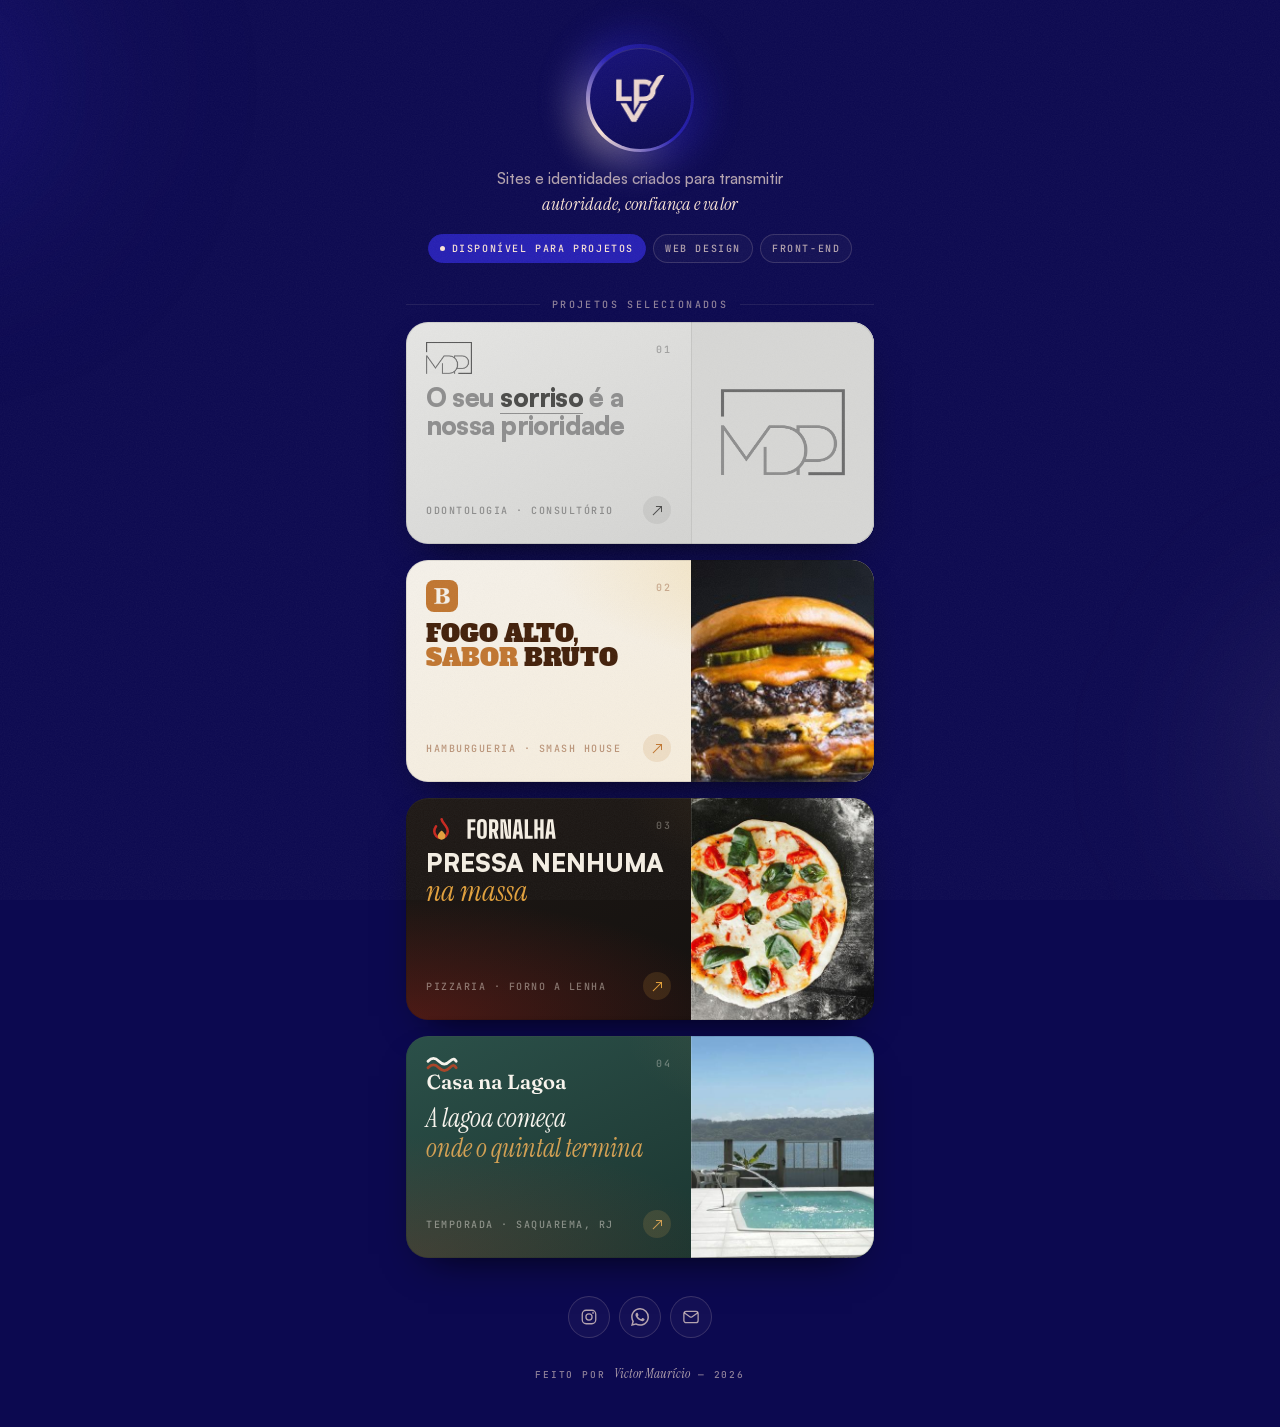
<file: index.html>
<!DOCTYPE html>
<html lang="pt-BR">
<head>
<meta charset="UTF-8">
<meta name="viewport" content="width=device-width, initial-scale=1, viewport-fit=cover">
<title>@mauvictorr — Link na Bio</title>
<meta name="description" content="Projetos e canais de contato de @mauvictorr.">
<meta name="theme-color" content="#0C0950">
<meta name="color-scheme" content="dark">

<!-- ============================================================
     LINKS (procure por  data-edit  no HTML)

     • Banner 1 .... https://mdpodontologia.com.br/  (site do cliente,
                     hospedado por ele; nada dele mora neste projeto)
     • Banner 2 .... brasa/  -> landing BRASA Smash House
     • Banner 3 .... fornalha/ -> landing Fornalha (pizzaria)
     • Banner 4 .... casa-na-lagoa/ -> landing Casa na Lagoa (temporada)
                     Relativos SEM barra inicial de propósito: funcionam
                     em vercel.app, domínio próprio, localhost e em
                     subpasta, sem editar. Precisam de servidor: em
                     file:// o navegador não abre index.html.

     • Rodapé ...... Instagram / WhatsApp / E-mail
     ============================================================ -->

<style>
/* ---------- FONTES (arquivos locais, funcionam offline) ---------- */
@font-face{font-family:'Satoshi';src:url('assets/fonts/satoshi-500.woff2') format('woff2');font-weight:500;font-style:normal;font-display:swap}
@font-face{font-family:'Satoshi';src:url('assets/fonts/satoshi-700.woff2') format('woff2');font-weight:700;font-style:normal;font-display:swap}
@font-face{font-family:'Satoshi';src:url('assets/fonts/satoshi-900.woff2') format('woff2');font-weight:900;font-style:normal;font-display:swap}
@font-face{font-family:'Alfa Slab One';src:url('assets/fonts/alfa.woff2') format('woff2');font-weight:400;font-style:normal;font-display:swap}
@font-face{font-family:'Instrument Serif';src:url('assets/fonts/serif-italic.woff2') format('woff2');font-weight:400;font-style:italic;font-display:swap}
@font-face{font-family:'JetBrains Mono';src:url('assets/fonts/mono.woff2') format('woff2');font-weight:500;font-style:normal;font-display:swap}

/* ---------- TOKENS ---------- */
:root{
  /* página — paleta LP Victory (mais escuro dominante no fundo) */
  --bg:#0c0950;
  --bg-soft:#161179;
  --blue:#261fb3;
  --cream:#fbe4d6;
  --ink:#fbe4d6;
  --ink-dim:rgba(251,228,214,.70);
  --ink-mute:rgba(251,228,214,.55);
  --line:rgba(251,228,214,.16);
  --line-soft:rgba(251,228,214,.09);

  /* marca 1 — Marques Drumond & Patrão (extraído da logo) */
  --mdp-bg:#d8d8d6;
  --mdp-bg-2:#e6e6e4;
  --mdp-mid:#8e8e8e;
  --mdp-dark:#6d6d6d;
  --mdp-ink:#4b4b49;

  /* marca 2 — BRASA (extraído da logo) */
  --brasa-cream:#f5f1ea;
  --brasa-sand:#f0d8a1;
  --brasa-orange:#c17630;
  --brasa-clay:#a47251;
  --brasa-amber:#dd9e59;
  --brasa-brown:#43200a;

  /* marca 3 — Fornalha (Camada 1 do site: css/concepts/brasa-e-mesa.css) */
  --forn-ink:#12100e;
  --forn-ink-2:#1e1815;
  --forn-paper:#f5efe4;
  --forn-ember:#c8281f;
  --forn-amber:#e3a13c;

  /* marca 4 — Casa na Lagoa (paleta de assets/css/styles.css do site) */
  --lagoa-deep:#22403a;
  --lagoa-deep-2:#16302b;
  --lagoa-sand:#f7f3ec;
  --lagoa-terra:#a8462a;
  /* Clareamento do --c-gold (#b07c2e) do site: a terracota da marca sobre o
     verde do card dá 1,92:1 e o ouro original 3,10:1 - nenhum dos dois passa.
     Este tom fecha em 4,78:1, acima do 4,5:1 do WCAG AA. */
  --lagoa-gold:#d2a054;

  /* tipografia */
  --sans:'Satoshi',system-ui,-apple-system,'Segoe UI',Roboto,sans-serif;
  --serif:'Instrument Serif',Georgia,'Times New Roman',serif;
  --mono:'JetBrains Mono',ui-monospace,'SF Mono',Consolas,monospace;
  --slab:'Alfa Slab One','Satoshi',Georgia,serif;

  --r-card:22px;
  --shell:520px;
}

/* ---------- BASE ---------- */
*,*::before,*::after{box-sizing:border-box}
html{-webkit-text-size-adjust:100%;overflow-x:hidden}
body{
  margin:0;
  min-height:100dvh;
  max-width:100vw;
  background:var(--bg);
  color:var(--ink);
  font-family:var(--sans);
  font-weight:500;
  line-height:1.5;
  -webkit-font-smoothing:antialiased;
  text-rendering:optimizeLegibility;
  overflow-x:hidden;
}
img{max-width:100%;display:block}
a{color:inherit;text-decoration:none;-webkit-tap-highlight-color:transparent}
:focus-visible{outline:2px solid var(--cream);outline-offset:3px;border-radius:6px}

/* ---------- ATMOSFERA: brilhos + grão ---------- */
.glow{position:fixed;inset:0;pointer-events:none;z-index:0;overflow:hidden}
.glow::before,.glow::after{content:"";position:absolute;border-radius:50%;filter:blur(80px)}
.glow::before{
  width:min(78vw,420px);aspect-ratio:1;top:-14%;left:-22%;
  background:radial-gradient(circle,rgba(38,31,179,.38),transparent 70%);
}
.glow::after{
  width:min(88vw,460px);aspect-ratio:1;bottom:-10%;right:-26%;
  background:radial-gradient(circle,rgba(251,228,214,.11),transparent 70%);
}
.grain{
  position:fixed;inset:0;z-index:2;pointer-events:none;
  opacity:.055;
  background-image:url("data:image/svg+xml;utf8,<svg xmlns='http://www.w3.org/2000/svg' width='160' height='160'><filter id='n'><feTurbulence type='fractalNoise' baseFrequency='.85' numOctaves='3' stitchTiles='stitch'/><feColorMatrix type='saturate' values='0'/></filter><rect width='160' height='160' filter='url(%23n)'/></svg>");
  background-size:160px 160px;
}

/* ---------- SHELL ---------- */
.shell{
  position:relative;z-index:1;
  width:100%;max-width:var(--shell);
  margin-inline:auto;
  padding:clamp(28px,7vw,44px) clamp(18px,5vw,26px) 34px;
  display:flex;flex-direction:column;gap:clamp(26px,7vw,34px);
}

/* ---------- PERFIL ---------- */
.profile{display:flex;flex-direction:column;align-items:center;text-align:center;gap:14px}

.avatar{position:relative;width:clamp(92px,25vw,108px);aspect-ratio:1;display:grid;place-items:center;isolation:isolate}
.avatar__halo{
  position:absolute;inset:-16%;border-radius:50%;z-index:-1;
  background:conic-gradient(from 140deg,#261fb3,#fbe4d6,#261fb3,#161179,#261fb3);
  filter:blur(16px);opacity:.42;
}
.avatar__ring{
  position:absolute;inset:0;border-radius:50%;
  background:conic-gradient(from 140deg,#261fb3,#fbe4d6,#261fb3,#161179,#261fb3);
  animation:spin 14s linear infinite;
}
.avatar__face{
  position:relative;width:calc(100% - 7px);height:calc(100% - 7px);
  border-radius:50%;background:linear-gradient(160deg,#161179,#0c0950);
  display:grid;place-items:center;
  box-shadow:inset 0 1px 0 rgba(251,228,214,.12);
}
.avatar__face img{width:51%;height:auto;object-fit:contain}
@keyframes spin{to{transform:rotate(360deg)}}

.handle{
  margin:2px 0 0;font-size:clamp(25px,7.4vw,31px);font-weight:900;
  letter-spacing:-.035em;line-height:1.1;
}
.handle i{font-family:var(--serif);font-style:italic;font-weight:400;color:rgba(251,228,214,.55);letter-spacing:0}

.bio{
  margin:0;max-width:30ch;
  font-size:clamp(14.5px,4vw,15.5px);line-height:1.55;color:var(--ink-dim);
}
.bio em{font-family:var(--serif);font-style:italic;font-size:1.18em;color:var(--ink);letter-spacing:.005em}

.chips{display:flex;flex-wrap:wrap;justify-content:center;gap:7px;margin-top:2px}
.chip{
  font-family:var(--mono);font-size:10px;letter-spacing:.16em;text-transform:uppercase;
  color:var(--ink-dim);padding:6px 11px;border:1px solid var(--line);border-radius:100px;
  background:rgba(251,228,214,.03);
}
.chip--live{color:var(--cream);border-color:var(--blue);background:var(--blue)}
.chip--live::before{
  content:"";display:inline-block;width:5px;height:5px;border-radius:50%;
  background:var(--cream);margin-right:7px;vertical-align:1px;
  box-shadow:0 0 0 0 rgba(251,228,214,.55);animation:pulse 2.4s ease-out infinite;
}
@keyframes pulse{70%{box-shadow:0 0 0 7px rgba(251,228,214,0)}100%{box-shadow:0 0 0 0 rgba(251,228,214,0)}}

/* ---------- RÓTULO DE SEÇÃO ---------- */
.rule{display:flex;align-items:center;gap:12px;margin-bottom:-6px}
.rule::before,.rule::after{content:"";height:1px;background:var(--line-soft);flex:1}
.rule span{
  font-family:var(--mono);font-size:10px;letter-spacing:.24em;text-transform:uppercase;
  color:var(--ink-mute);white-space:nowrap;
}
.rule i{font-family:var(--serif);font-style:italic;font-size:14px;color:var(--ink-dim);letter-spacing:0}

/* ---------- CARDS ---------- */
.stack{display:grid;grid-template-rows:auto;grid-auto-rows:1fr;gap:16px}

.card{
  position:relative;display:grid;grid-template-columns:minmax(0,1fr) 37%;
  border-radius:var(--r-card);overflow:hidden;isolation:isolate;
  min-height:198px;
  box-shadow:0 1px 0 rgba(255,255,255,.06) inset, 0 18px 40px -22px rgba(0,0,0,.9);
  transition:transform .38s cubic-bezier(.2,.7,.3,1), box-shadow .38s ease;
}
.card::after{
  content:"";position:absolute;inset:0;border-radius:inherit;pointer-events:none;
  box-shadow:inset 0 0 0 1px rgba(0,0,0,.10);
}
@media (hover:hover){
  .card:hover{transform:translateY(-4px);box-shadow:0 1px 0 rgba(255,255,255,.08) inset,0 30px 54px -24px rgba(0,0,0,.95)}
  .card:hover .card__media img{transform:scale(1.055)}
  .card:hover .arrow{transform:translate(3px,-3px)}
}
.card:active{transform:translateY(-1px) scale(.994)}

.card__body{
  display:flex;flex-direction:column;
  padding:clamp(15px,4.4vw,20px);gap:10px;min-width:0;
}
.card__top{display:flex;align-items:flex-start;justify-content:space-between;gap:10px}
.card__logo{height:clamp(26px,7vw,32px);width:auto;object-fit:contain}
.card__num{font-family:var(--mono);font-size:10px;letter-spacing:.18em;opacity:.55}

.card__headline{
  margin:0;flex:1;
  font-size:var(--hl-size);line-height:var(--hl-lh,1.06);
  letter-spacing:var(--hl-ls,-.03em);
  text-wrap:balance;
}
.card__headline em{font-style:normal}

.card__foot{display:flex;align-items:center;justify-content:space-between;gap:10px;margin-top:auto}
.card__name{
  font-family:var(--mono);font-size:9px;letter-spacing:.12em;text-transform:uppercase;
  opacity:.72;min-width:0;overflow:hidden;text-overflow:ellipsis;white-space:nowrap;
}
.card__name b{font-weight:inherit;display:none}
.arrow{
  flex:none;display:grid;place-items:center;width:28px;height:28px;border-radius:50%;
  font-size:13px;line-height:1;
  transition:transform .38s cubic-bezier(.2,.7,.3,1);
}

.card__media{position:relative;overflow:hidden}
.card__media img{position:absolute;inset:0;width:100%;height:100%;object-fit:cover;transition:transform .55s cubic-bezier(.2,.7,.3,1)}
.card__media::after{
  content:"";position:absolute;inset:0;
  box-shadow:inset 1px 0 0 rgba(0,0,0,.08);
}

/* — Card 1: Marques Drumond & Patrão — */
.card--mdp{
  --hl-size:clamp(21px,6.1vw,26px);
  background:linear-gradient(150deg,var(--mdp-bg-2) 0%,var(--mdp-bg) 62%,#cfcfcd 100%);
  color:var(--mdp-dark);
}
.card--mdp .card__logo{filter:brightness(.8) contrast(1.05)}
.card--mdp .card__media{background:#d7d7d5}
.card--mdp .card__media::after{box-shadow:inset 1px 0 0 rgba(109,109,109,.16)}
.card--mdp .card__headline{font-family:var(--sans);font-weight:900;color:var(--mdp-mid)}
.card--mdp .card__headline em{
  color:var(--mdp-ink);
  background-image:linear-gradient(var(--mdp-mid),var(--mdp-mid));
  background-size:100% 1.5px;background-position:0 100%;background-repeat:no-repeat;
  padding-bottom:1px;
}
.card--mdp .card__num,.card--mdp .card__name{color:var(--mdp-dark)}
.card--mdp .arrow{background:rgba(109,109,109,.12);color:var(--mdp-ink)}

/* — Card 2: BRASA — */
.card--brasa{
  --hl-size:clamp(19px,5.5vw,24px);--hl-lh:.98;--hl-ls:-.005em;
  background:
    radial-gradient(120% 90% at 100% 0%,rgba(240,216,161,.85),transparent 58%),
    linear-gradient(155deg,var(--brasa-cream) 0%,#f6ecd9 100%);
  color:var(--brasa-brown);
}
.card--brasa .card__logo{border-radius:8px}
.card--brasa .card__headline{font-family:var(--slab);font-weight:400;text-transform:uppercase;color:var(--brasa-brown)}
.card--brasa .card__headline em{color:var(--brasa-orange)}
.card--brasa .card__num,.card--brasa .card__name{color:var(--brasa-clay)}
.card--brasa .arrow{background:rgba(193,118,48,.14);color:var(--brasa-orange)}

/* — Card 3: Fornalha —
   Único card escuro: a marca é ink-dominante (theme-color #12100E) e o card
   escuro quebra a sequência de dois claros sem sair da paleta da página.
   O logo vem menor que os outros dois porque é um lockup deitado (~5.9:1):
   na mesma altura dos vizinhos ele pesaria o dobro na composição. */
.card--fornalha{
  --hl-size:clamp(18px,4.9vw,25px);--hl-lh:1.04;--hl-ls:-.005em;
  background:
    radial-gradient(118% 88% at 0% 100%,rgba(200,40,31,.30),transparent 62%),
    radial-gradient(88% 72% at 100% 0%,rgba(227,161,60,.15),transparent 60%),
    linear-gradient(152deg,var(--forn-ink-2) 0%,var(--forn-ink) 100%);
  color:var(--forn-paper);
}
.card--fornalha .card__logo{height:clamp(18px,4.9vw,22px)}
/* Caixa alta ecoa a Big Shoulders do site (--font-display); o trecho em
   itálico serifado ecoa a Newsreader, que lá é --font-accent. */
.card--fornalha .card__headline{
  font-family:var(--sans);font-weight:900;text-transform:uppercase;
  color:var(--forn-paper);
}
.card--fornalha .card__headline em{
  font-family:var(--serif);font-style:italic;font-weight:400;
  text-transform:none;letter-spacing:0;font-size:1.16em;
  color:var(--forn-amber);
}
.card--fornalha .card__num,.card--fornalha .card__name{color:rgba(245,239,228,.62)}
.card--fornalha .arrow{background:rgba(227,161,60,.15);color:var(--forn-amber)}
.card--fornalha .card__media{background:var(--forn-ink)}
/* O fio do vizinho é preto sobre card claro; aqui só um fio claro aparece. */
.card--fornalha .card__media::after{box-shadow:inset 1px 0 0 rgba(245,239,228,.13)}

/* — Card 4: Casa na Lagoa —
   Verde da lagoa, que é o theme-color e o favicon do site: numa peça do tamanho
   de um card, a cor é a identidade comprimida. Fica ao lado de um card quase
   preto sem se confundir com ele - um é fuligem, o outro é água. */
.card--lagoa{
  --hl-size:clamp(20px,5.4vw,26px);--hl-lh:1.14;--hl-ls:0;
  background:
    radial-gradient(120% 92% at 0% 100%,rgba(168,70,42,.24),transparent 60%),
    radial-gradient(92% 76% at 100% 0%,rgba(210,160,84,.14),transparent 58%),
    linear-gradient(155deg,#2b5049 0%,var(--lagoa-deep) 48%,var(--lagoa-deep-2) 100%);
  color:var(--lagoa-sand);
}
/* Lockup empilhado (~3,7:1): pede mais altura que um wordmark deitado. */
.card--lagoa .card__logo{height:clamp(30px,8.2vw,38px)}
/* Único card inteiramente em serifa: ecoa a Fraunces do site, que a Link Tree
   não serve. O itálico vem da Instrument Serif, a única serifa self-hosted aqui. */
.card--lagoa .card__headline{
  font-family:var(--serif);font-style:italic;font-weight:400;
  color:var(--lagoa-sand);
}
.card--lagoa .card__headline em{font-style:italic;color:var(--lagoa-gold)}
.card--lagoa .card__num,.card--lagoa .card__name{color:rgba(247,243,236,.62)}
.card--lagoa .arrow{background:rgba(210,160,84,.16);color:var(--lagoa-gold)}
.card--lagoa .card__media{background:var(--lagoa-deep-2)}
.card--lagoa .card__media::after{box-shadow:inset 1px 0 0 rgba(247,243,236,.13)}

/* ---------- RODAPÉ ---------- */
.foot{display:flex;flex-direction:column;align-items:center;gap:16px;margin-top:4px}
.socials{display:flex;flex-wrap:wrap;justify-content:center;gap:9px}
.social{
  display:grid;place-items:center;width:42px;height:42px;border-radius:50%;
  border:1px solid var(--line);background:rgba(251,228,214,.035);color:var(--ink-dim);
  transition:color .25s ease,border-color .25s ease,background .25s ease,transform .25s ease;
}
.social svg{width:18px;height:18px;display:block}
@media (hover:hover){
  .social:hover{color:var(--bg);background:var(--ink);border-color:var(--ink);transform:translateY(-2px)}
}
.social:active{transform:translateY(0) scale(.94)}

.sign{
  font-family:var(--mono);font-size:9.5px;letter-spacing:.2em;text-transform:uppercase;
  color:var(--ink-mute);text-align:center;
}
.sign i{font-family:var(--serif);font-style:italic;font-size:13px;letter-spacing:0;text-transform:none;color:var(--ink-dim)}

/* ---------- ENTRADA ---------- */
.rise{animation:rise .7s cubic-bezier(.2,.7,.3,1) both}
.d1{animation-delay:.05s}.d2{animation-delay:.14s}.d3{animation-delay:.22s}
.d4{animation-delay:.30s}.d5{animation-delay:.38s}.d6{animation-delay:.46s}
.d7{animation-delay:.54s}
@keyframes rise{from{opacity:0;transform:translateY(14px)}to{opacity:1;transform:none}}

/* ---------- BREAKPOINTS ---------- */
@media (min-width:420px){
  .card{min-height:214px}
  .card__name{font-size:10px;letter-spacing:.15em}
  .card__name b{display:inline}
}
@media (min-width:520px){
  .card{grid-template-columns:minmax(0,1fr) 39%;min-height:222px}
}

@media (prefers-reduced-motion:reduce){
  *,*::before,*::after{animation-duration:.001ms!important;animation-iteration-count:1!important;transition-duration:.001ms!important}
}
</style>
</head>
<body>

<div class="glow" aria-hidden="true"></div>
<div class="grain" aria-hidden="true"></div>

<main class="shell">

  <!-- ===== PERFIL ===== -->
  <header class="profile rise d1">
    <div class="avatar">
      <span class="avatar__halo" aria-hidden="true"></span>
      <span class="avatar__ring" aria-hidden="true"></span>
      <span class="avatar__face"><img src="assets/lp-mark.png" alt="LP Victory" width="105" height="103"></span>
    </div>

    <p class="bio">Sites e identidades criados para transmitir <em>autoridade, confiança e valor</em></p>

    <div class="chips">
      <span class="chip chip--live">Disponível para projetos</span>
      <span class="chip">Web Design</span>
      <span class="chip">Front-end</span>
    </div>
  </header>

  <!-- ===== BANNERS ===== -->
  <section class="stack" aria-label="Projetos">

    <div class="rule rise d2"><span>Projetos selecionados</span></div>

    <!-- ---------- BANNER 1 ---------- -->
    <a class="card card--mdp rise d3"
       data-edit="banner-1"
       href="https://mdpodontologia.com.br/"
       target="_blank" rel="noopener noreferrer"
       aria-label="Abrir projeto Marques Drumond &amp; Patrão em nova aba">
      <div class="card__body">
        <div class="card__top">
          <img class="card__logo" src="assets/mdp-logo.png" alt="Marques Drumond &amp; Patrão" width="334" height="233">
          <span class="card__num">01</span>
        </div>
        <h2 class="card__headline">O seu <em>sorriso</em> é a nossa prioridade</h2>
        <div class="card__foot">
          <span class="card__name">Odontologia<b> · Consultório</b></span>
          <span class="arrow" aria-hidden="true">↗</span>
        </div>
      </div>
      <div class="card__media">
        <img src="assets/mdp-tile.png" alt="" width="660" height="1030" loading="lazy">
      </div>
    </a>

    <!-- ---------- BANNER 2 ---------- -->
    <a class="card card--brasa rise d4"
       data-edit="banner-2"
       href="brasa/"
       target="_blank" rel="noopener noreferrer"
       aria-label="Abrir projeto BRASA Smash House em nova aba">
      <div class="card__body">
        <div class="card__top">
          <img class="card__logo" src="assets/b-icon.png" alt="BRASA Smash House" width="180" height="180">
          <span class="card__num">02</span>
        </div>
        <h2 class="card__headline">Fogo alto,<br><em>sabor</em> bruto</h2>
        <div class="card__foot">
          <span class="card__name">Hamburgueria<b> · Smash House</b></span>
          <span class="arrow" aria-hidden="true">↗</span>
        </div>
      </div>
      <div class="card__media">
        <img src="assets/burger-photo.jpg" alt="" width="252" height="202" loading="lazy">
      </div>
    </a>

    <!-- ---------- BANNER 3 ---------- -->
    <a class="card card--fornalha rise d5"
       data-edit="banner-3"
       href="fornalha/"
       target="_blank" rel="noopener noreferrer"
       aria-label="Abrir projeto Fornalha em nova aba">
      <div class="card__body">
        <div class="card__top">
          <img class="card__logo" src="assets/fornalha-lockup.svg" alt="Fornalha" width="183" height="31">
          <span class="card__num">03</span>
        </div>
        <h2 class="card__headline">Pressa nenhuma<br><em>na massa</em></h2>
        <div class="card__foot">
          <span class="card__name">Pizzaria<b> · Forno a lenha</b></span>
          <span class="arrow" aria-hidden="true">↗</span>
        </div>
      </div>
      <div class="card__media">
        <img src="assets/pizza-photo.jpg" alt="" width="380" height="464" loading="lazy">
      </div>
    </a>

    <!-- ---------- BANNER 4 ---------- -->
    <a class="card card--lagoa rise d6"
       data-edit="banner-4"
       href="casa-na-lagoa/"
       target="_blank" rel="noopener noreferrer"
       aria-label="Abrir projeto Casa na Lagoa em nova aba">
      <div class="card__body">
        <div class="card__top">
          <img class="card__logo" src="assets/lagoa-lockup.svg" alt="Casa na Lagoa" width="186" height="50">
          <span class="card__num">04</span>
        </div>
        <h2 class="card__headline">A lagoa começa<br><em>onde o quintal termina</em></h2>
        <div class="card__foot">
          <span class="card__name">Temporada<b> · Saquarema, RJ</b></span>
          <span class="arrow" aria-hidden="true">↗</span>
        </div>
      </div>
      <div class="card__media">
        <img src="assets/lagoa-photo.jpg" alt="" width="380" height="464" loading="lazy">
      </div>
    </a>

  </section>

  <!-- ===== RODAPÉ ===== -->
  <footer class="foot rise d7">
    <nav class="socials" aria-label="Redes sociais">
      <a class="social" data-edit="instagram" href="https://instagram.com/mauvictorr" target="_blank" rel="noopener noreferrer" aria-label="Instagram">
        <svg viewBox="0 0 24 24" fill="none" stroke="currentColor" stroke-width="1.7" stroke-linecap="round" aria-hidden="true">
          <rect x="3" y="3" width="18" height="18" rx="5.2"/><circle cx="12" cy="12" r="4.1"/><circle cx="17.4" cy="6.6" r="1.15" fill="currentColor" stroke="none"/>
        </svg>
      </a>
      <a class="social" data-edit="whatsapp" href="https://wa.me/5521998037238" target="_blank" rel="noopener noreferrer" aria-label="WhatsApp">
        <svg viewBox="0 0 24 24" fill="currentColor" aria-hidden="true">
          <path d="M17.47 14.38c-.3-.15-1.76-.87-2.03-.97-.27-.1-.47-.15-.67.15-.2.3-.77.97-.94 1.16-.17.2-.35.22-.64.08-.3-.15-1.26-.47-2.4-1.48-.88-.79-1.48-1.76-1.65-2.06-.17-.3-.02-.46.13-.6.14-.14.3-.35.45-.53.15-.17.2-.3.3-.5.1-.2.05-.37-.03-.52-.07-.15-.67-1.61-.92-2.2-.24-.58-.49-.5-.67-.51h-.57c-.2 0-.52.07-.8.37-.27.3-1.03 1.02-1.03 2.48 0 1.46 1.06 2.87 1.21 3.07.15.2 2.1 3.2 5.08 4.49.71.3 1.26.49 1.69.62.71.23 1.36.2 1.87.12.57-.09 1.76-.72 2-1.41.25-.7.25-1.29.18-1.42-.08-.12-.28-.2-.57-.34M12.05 21.8h-.01a9.9 9.9 0 0 1-5.03-1.38l-.36-.21-3.74.98 1-3.65-.24-.37a9.86 9.86 0 0 1-1.51-5.26c0-5.45 4.44-9.89 9.89-9.89a9.82 9.82 0 0 1 6.99 2.9 9.83 9.83 0 0 1 2.9 6.99c0 5.45-4.44 9.89-9.89 9.89m8.41-18.3A11.8 11.8 0 0 0 12.05 0C5.5 0 .16 5.34.16 11.89c0 2.1.55 4.14 1.59 5.95L.06 24l6.3-1.65a11.9 11.9 0 0 0 5.69 1.45h.005c6.55 0 11.89-5.34 11.89-11.89a11.8 11.8 0 0 0-3.48-8.4"/>
        </svg>
      </a>
      <a class="social" data-edit="email" href="mailto:victormauricio836@gmail.com" aria-label="E-mail">
        <svg viewBox="0 0 24 24" fill="none" stroke="currentColor" stroke-width="1.7" stroke-linecap="round" stroke-linejoin="round" aria-hidden="true">
          <rect x="2.5" y="4.5" width="19" height="15" rx="3"/><path d="m3.4 6.6 7.5 5.3a2 2 0 0 0 2.2 0l7.5-5.3"/>
        </svg>
      </a>
    </nav>

    <p class="sign">Feito por <i>Victor Maurício</i> — 2026</p>
  </footer>

</main>
</body>
</html>
</file>
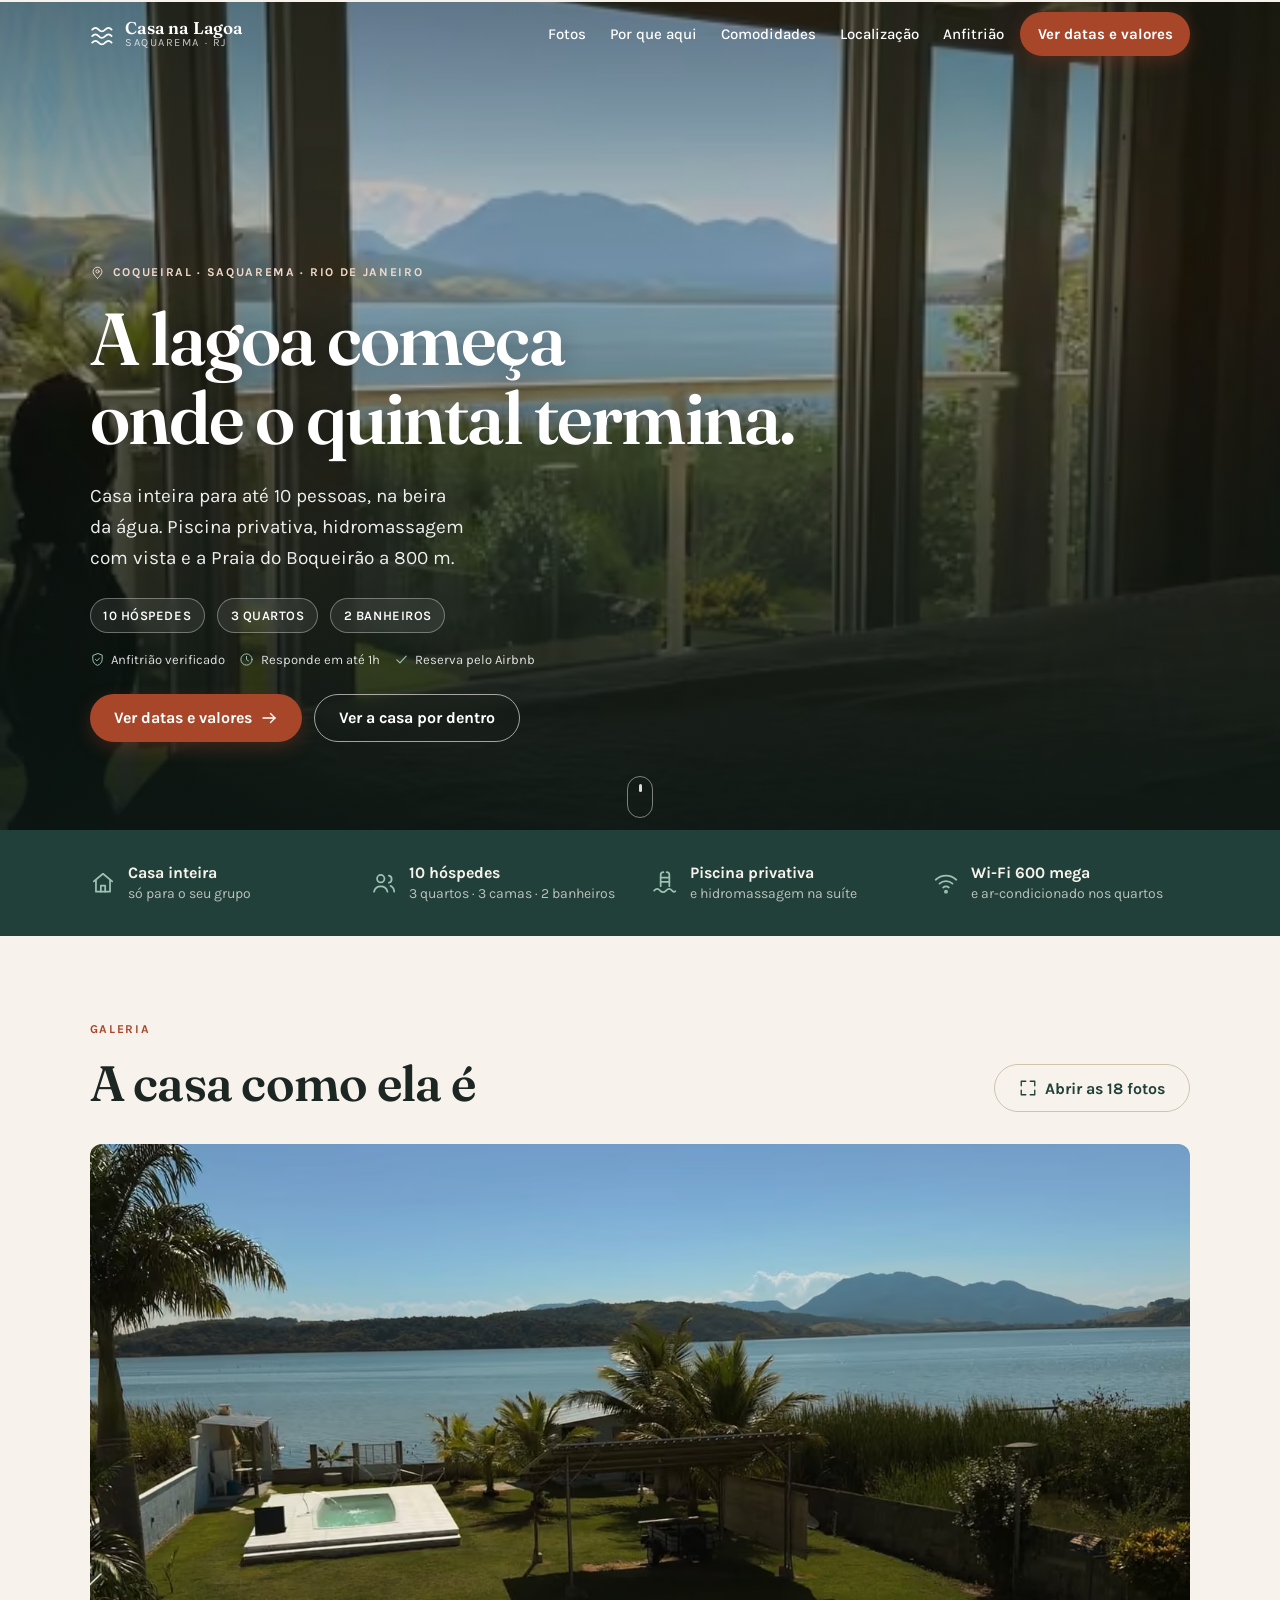
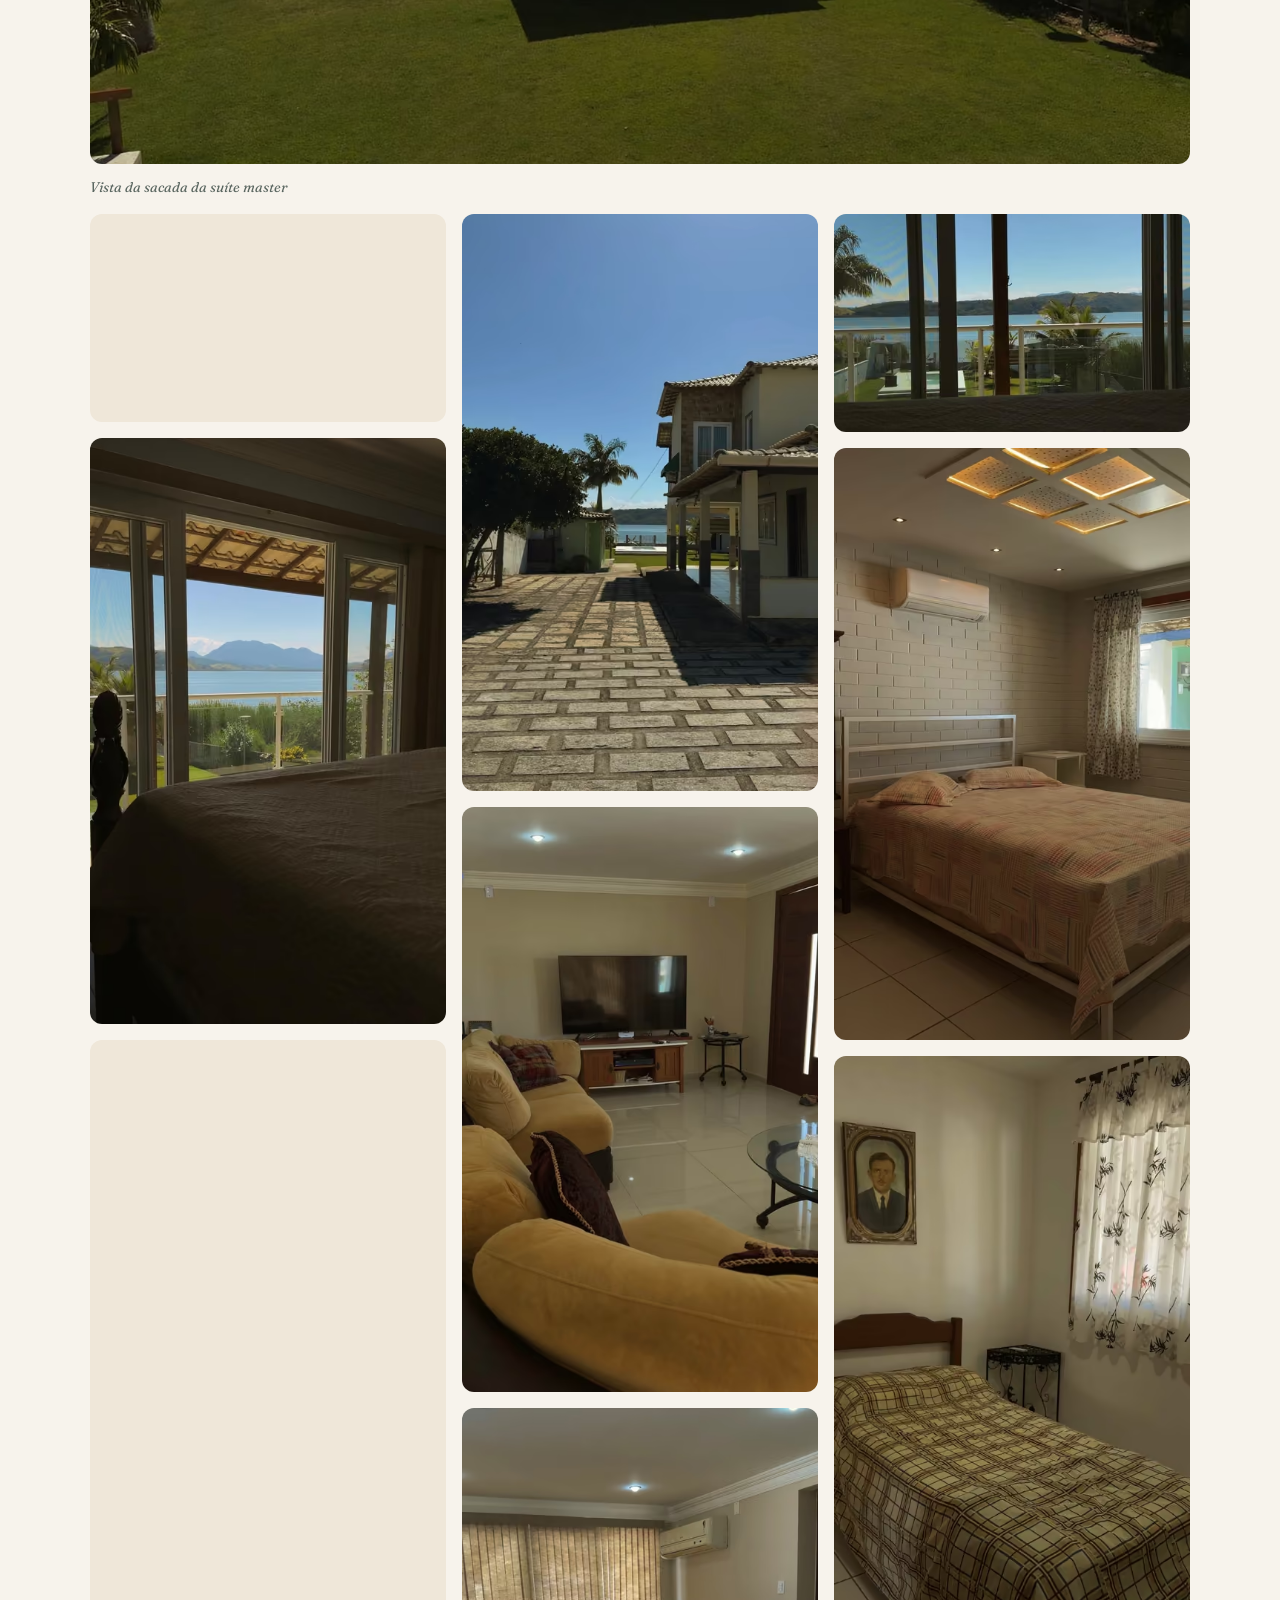
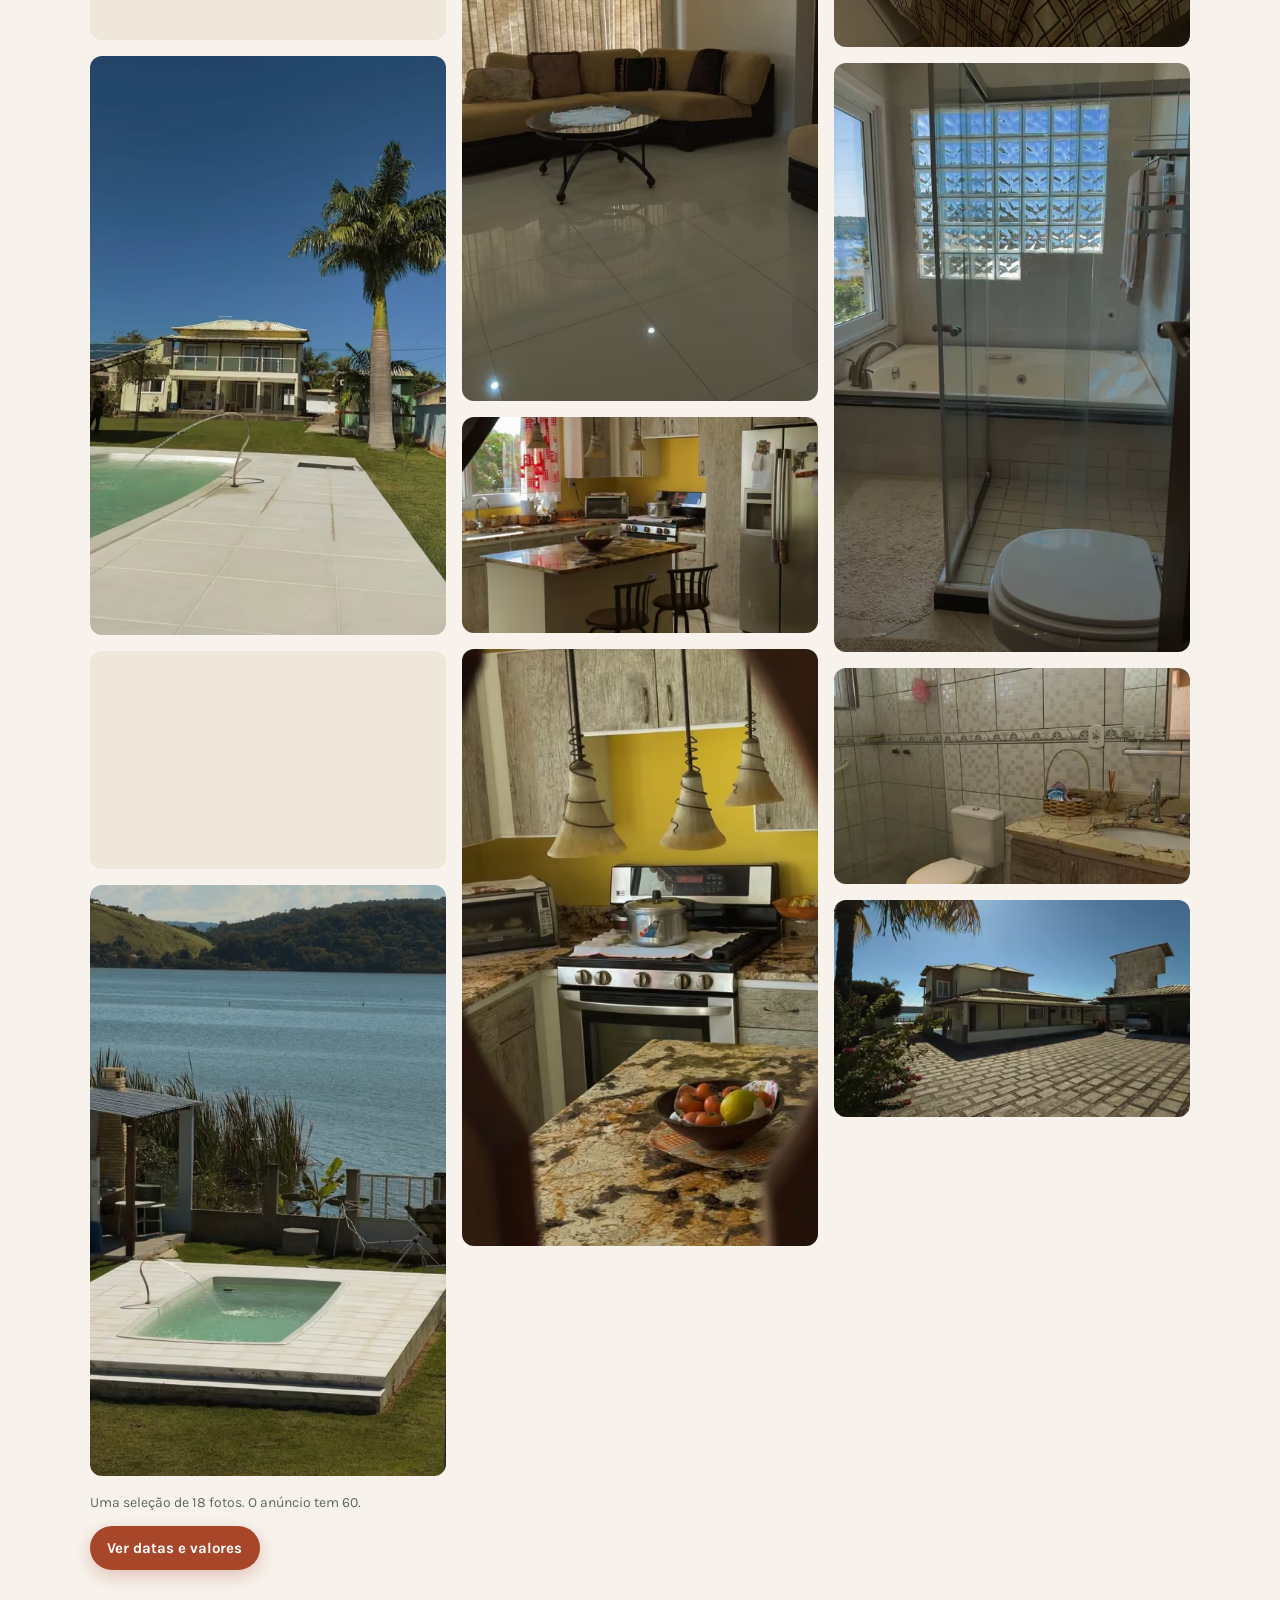
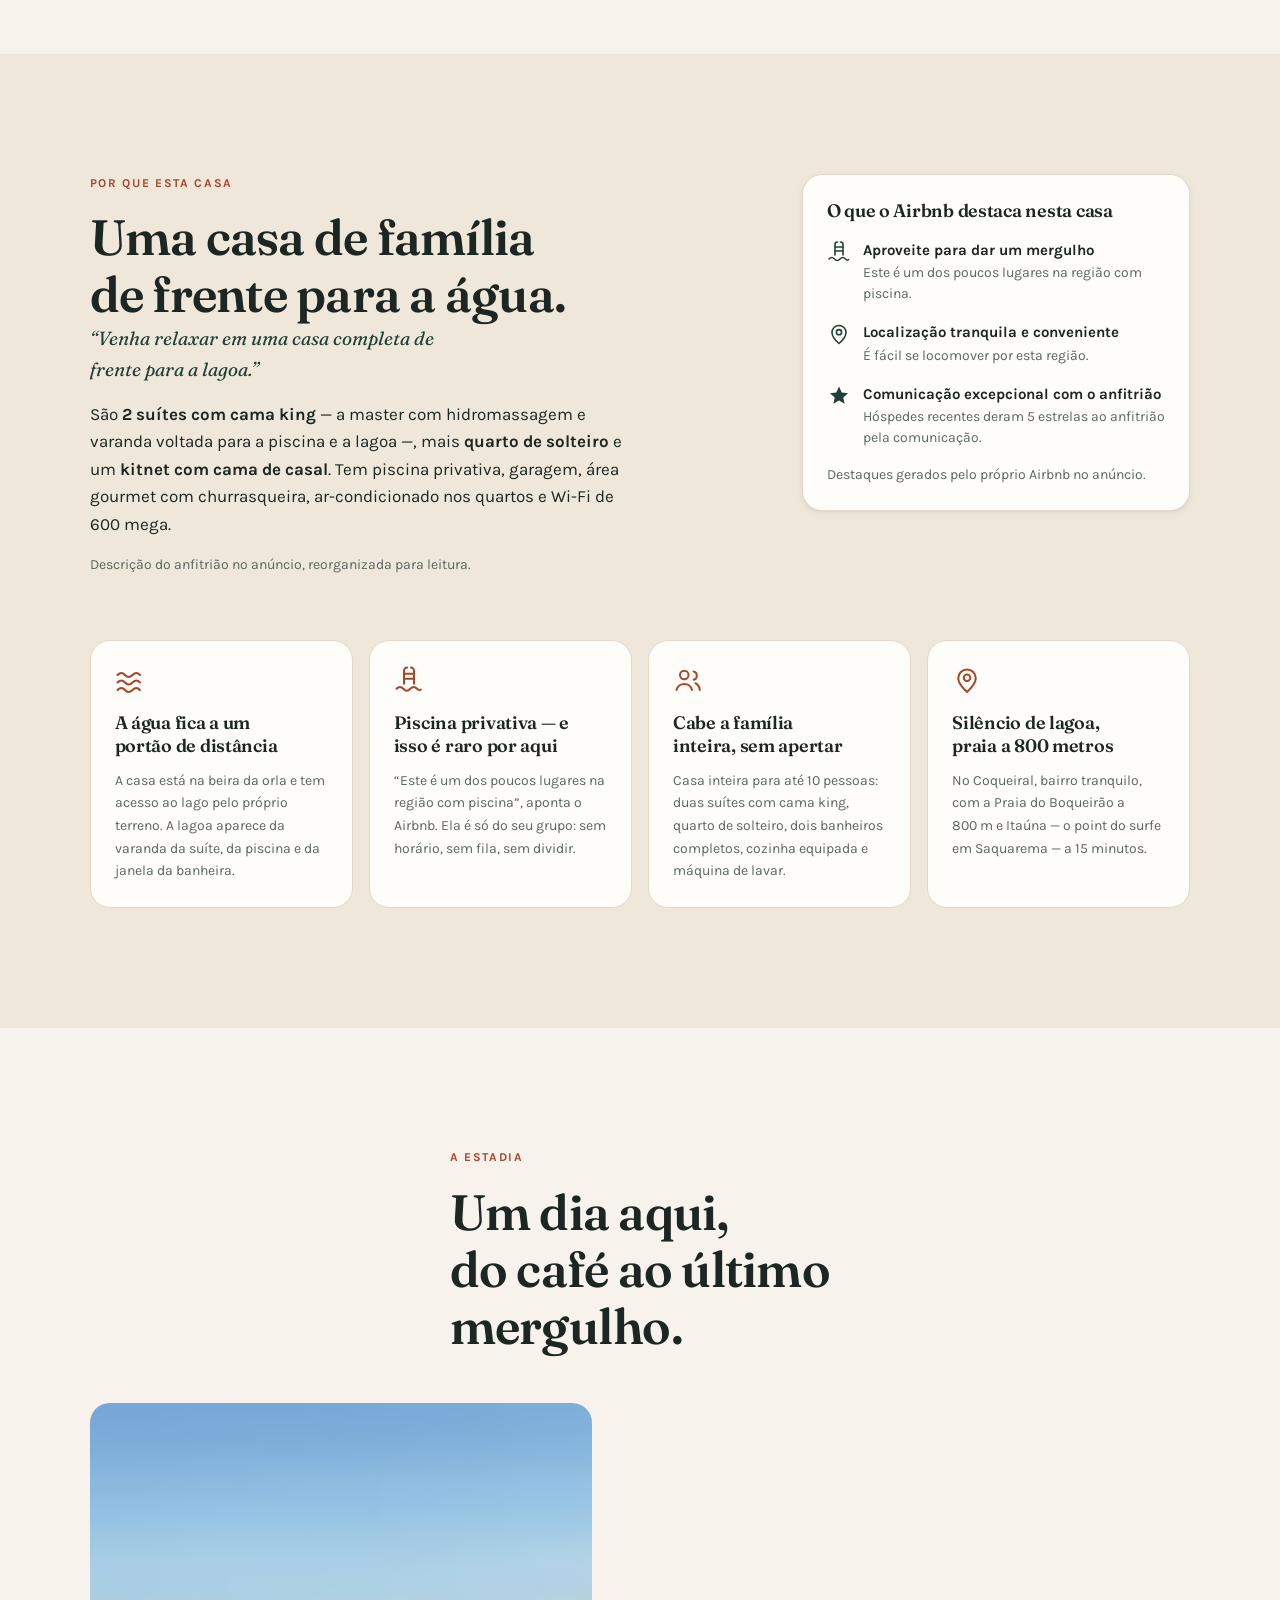
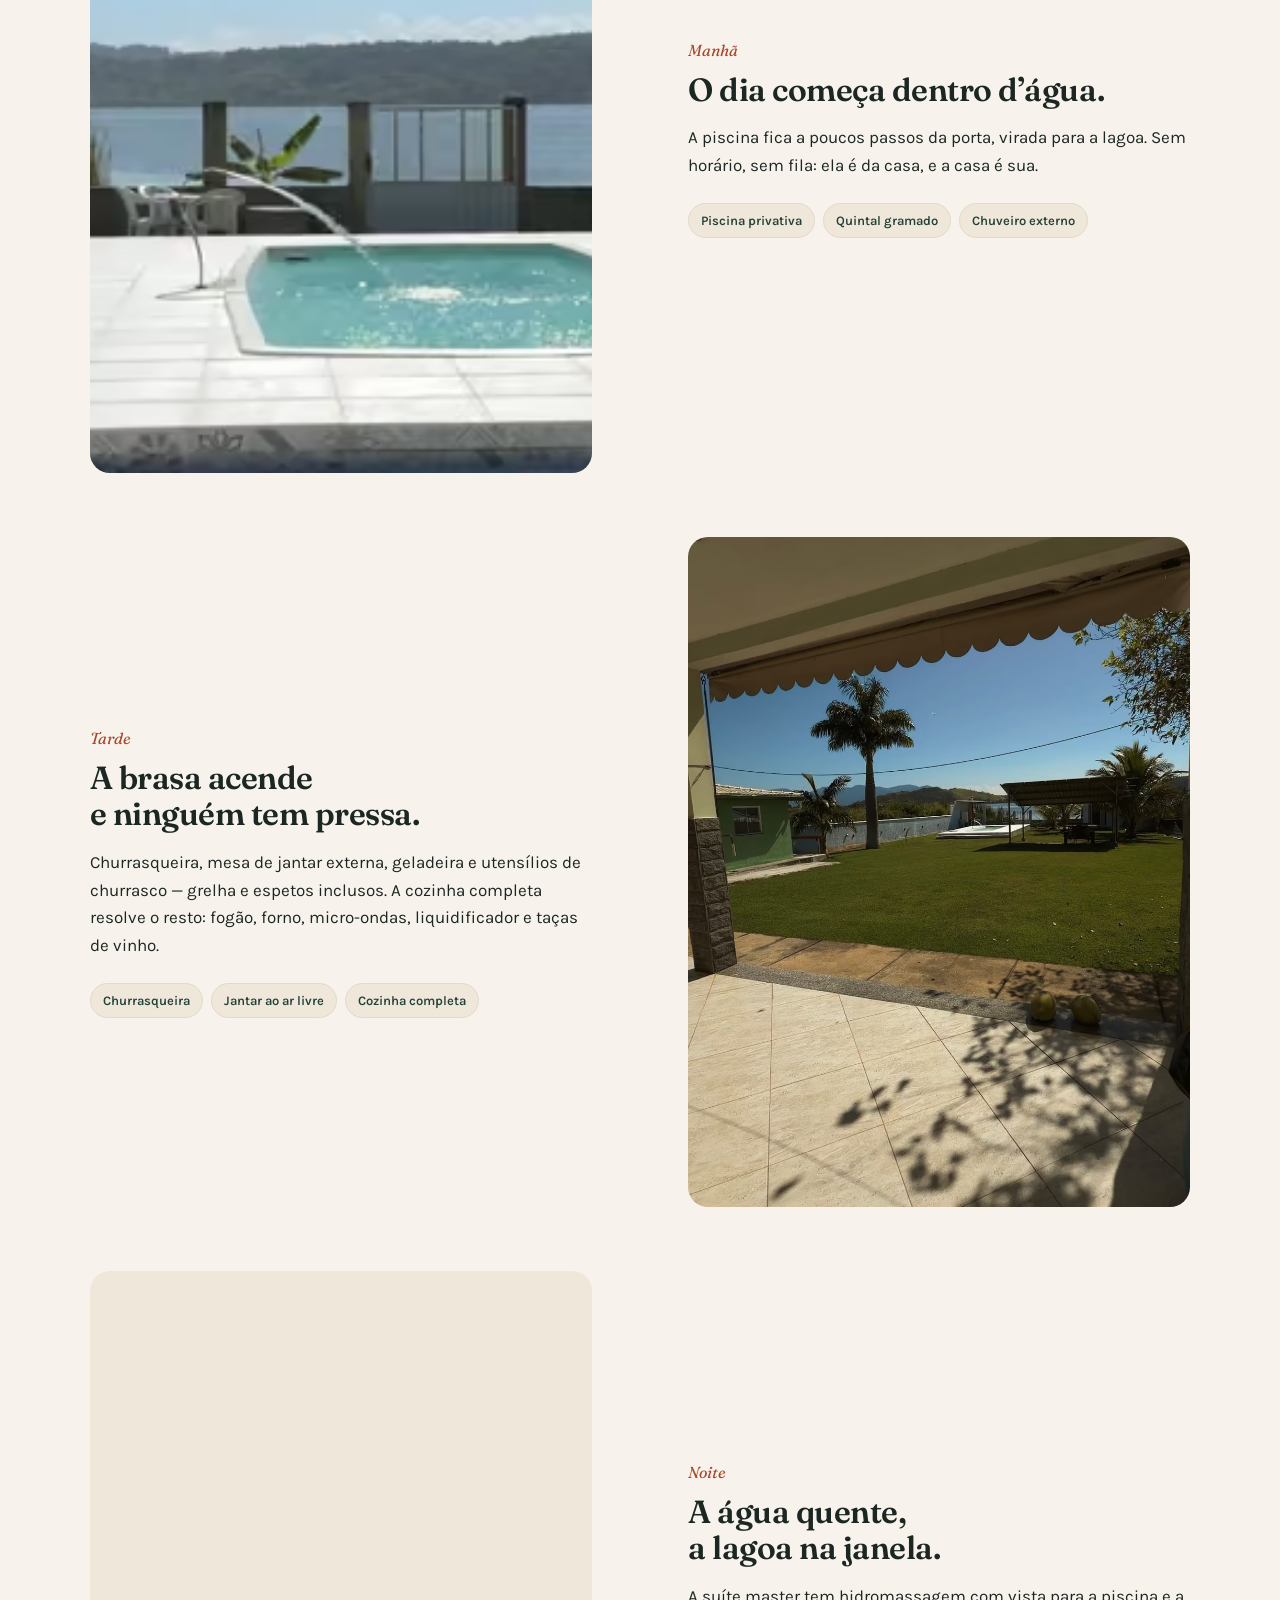
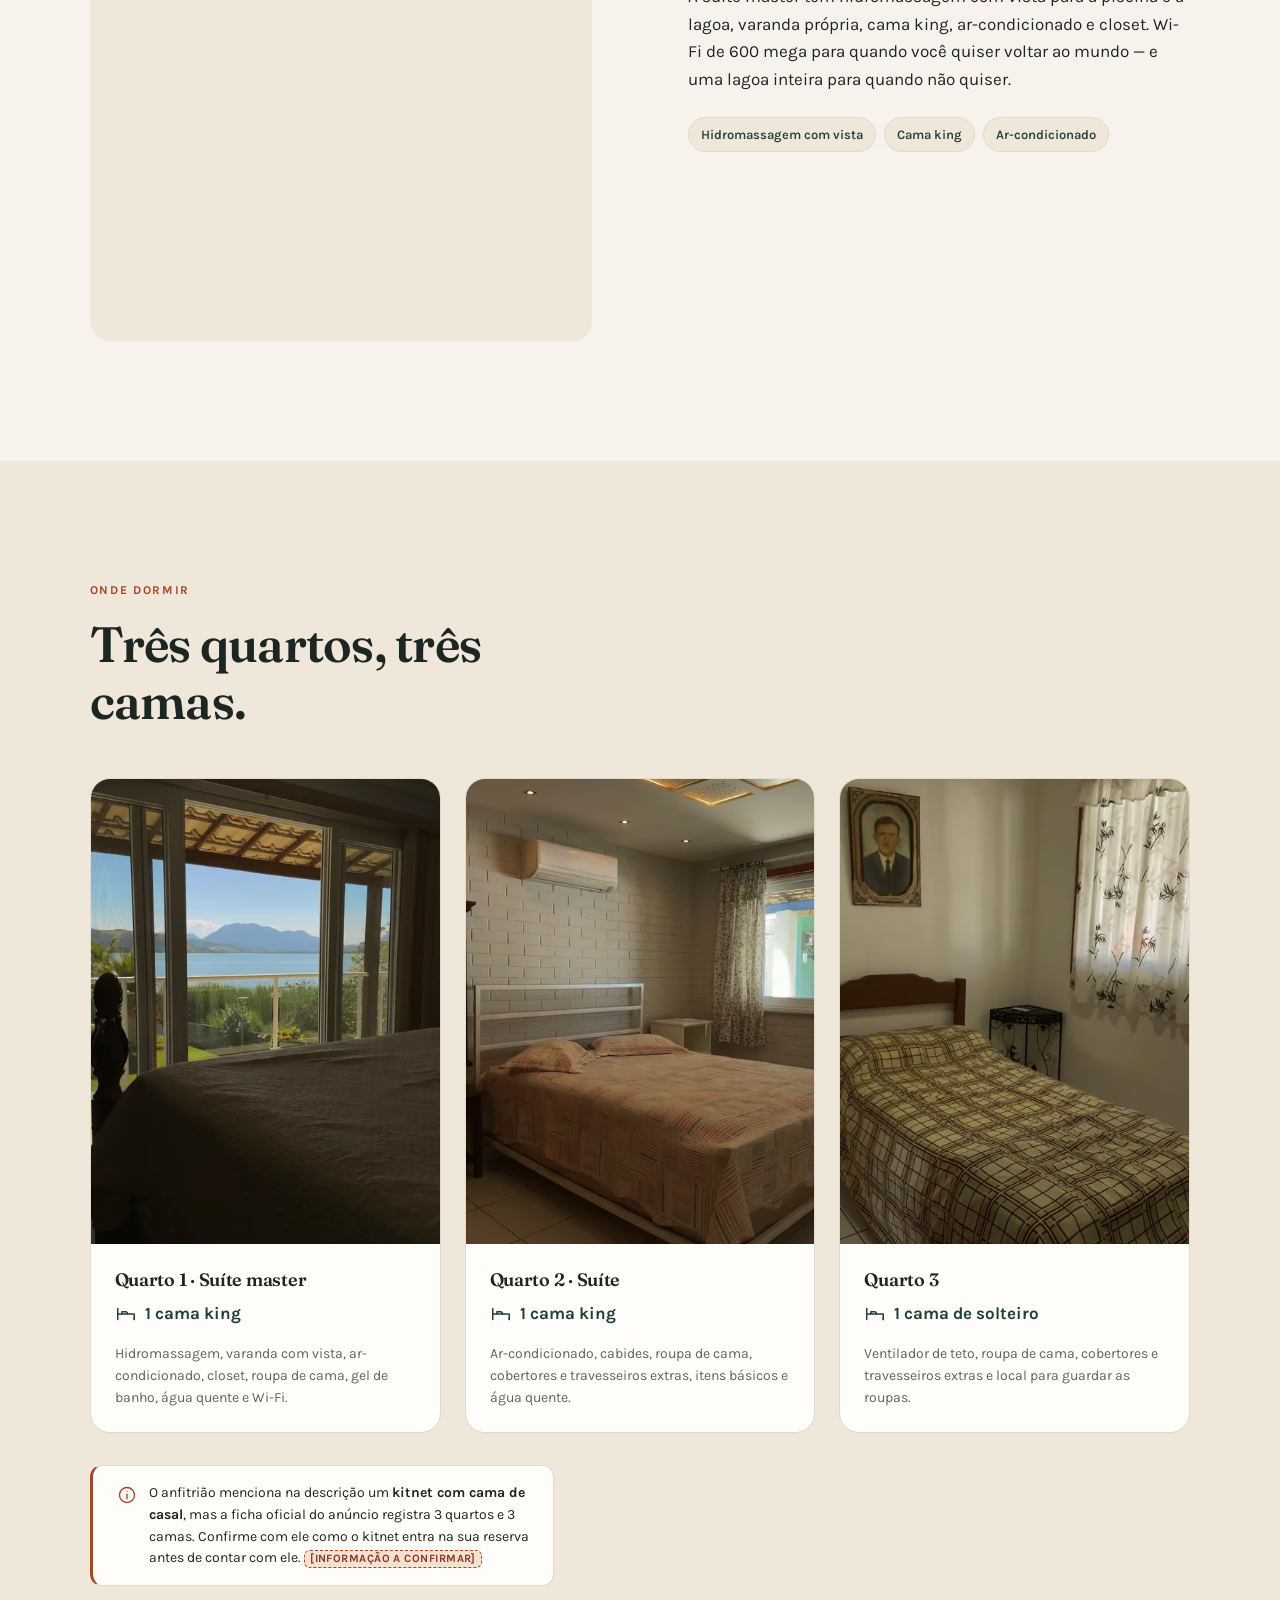
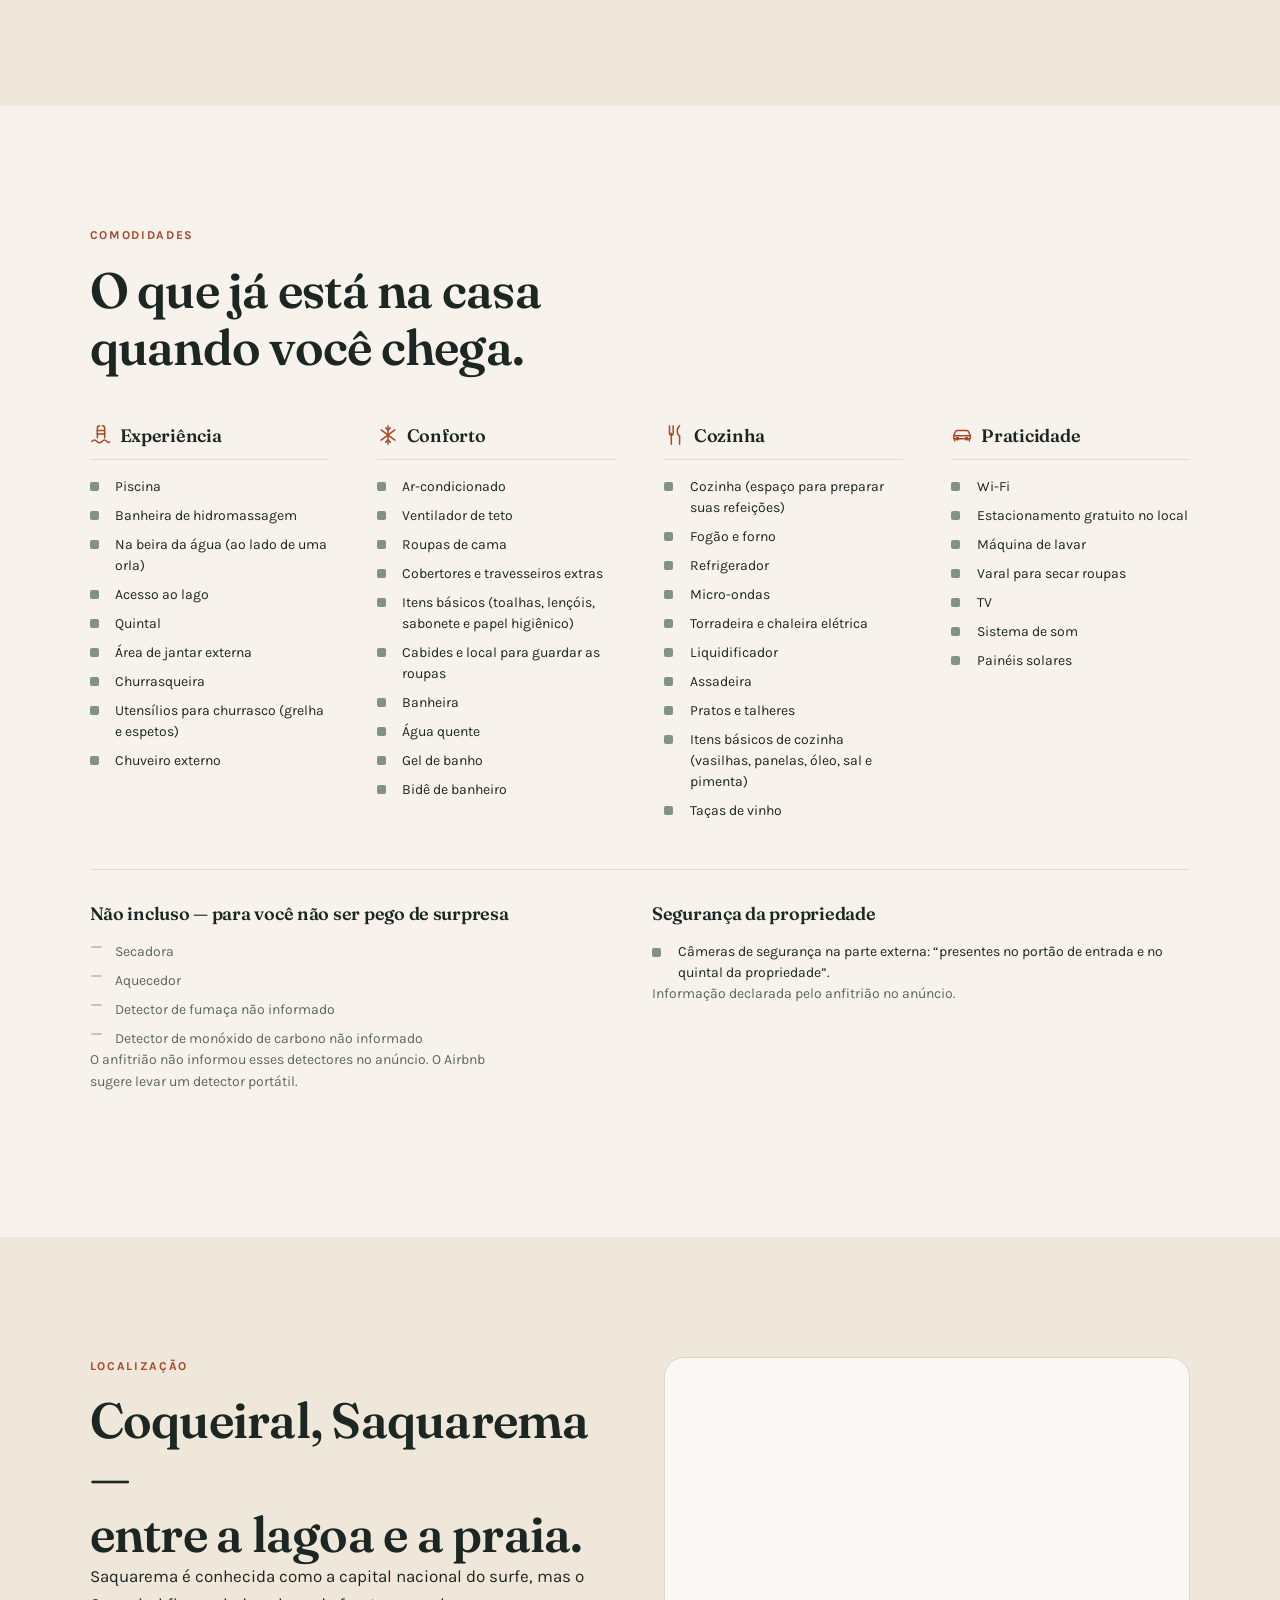
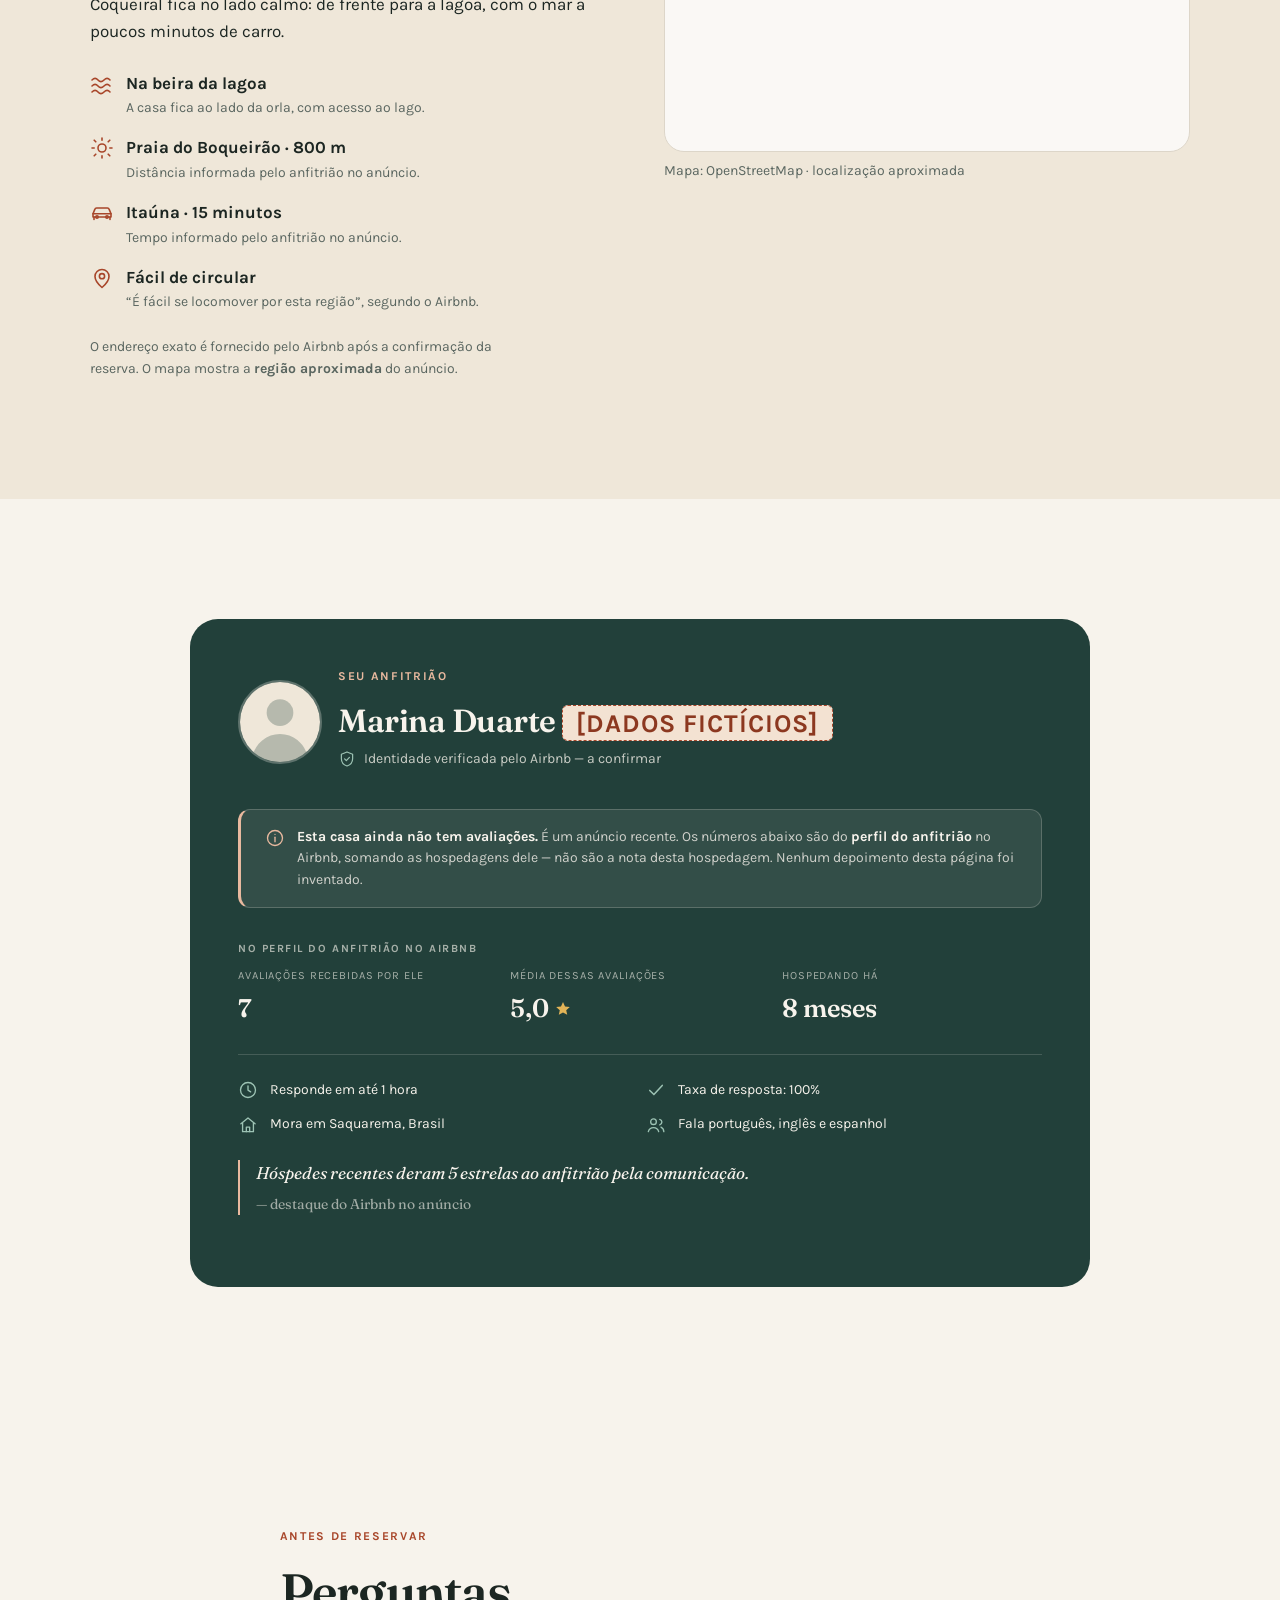
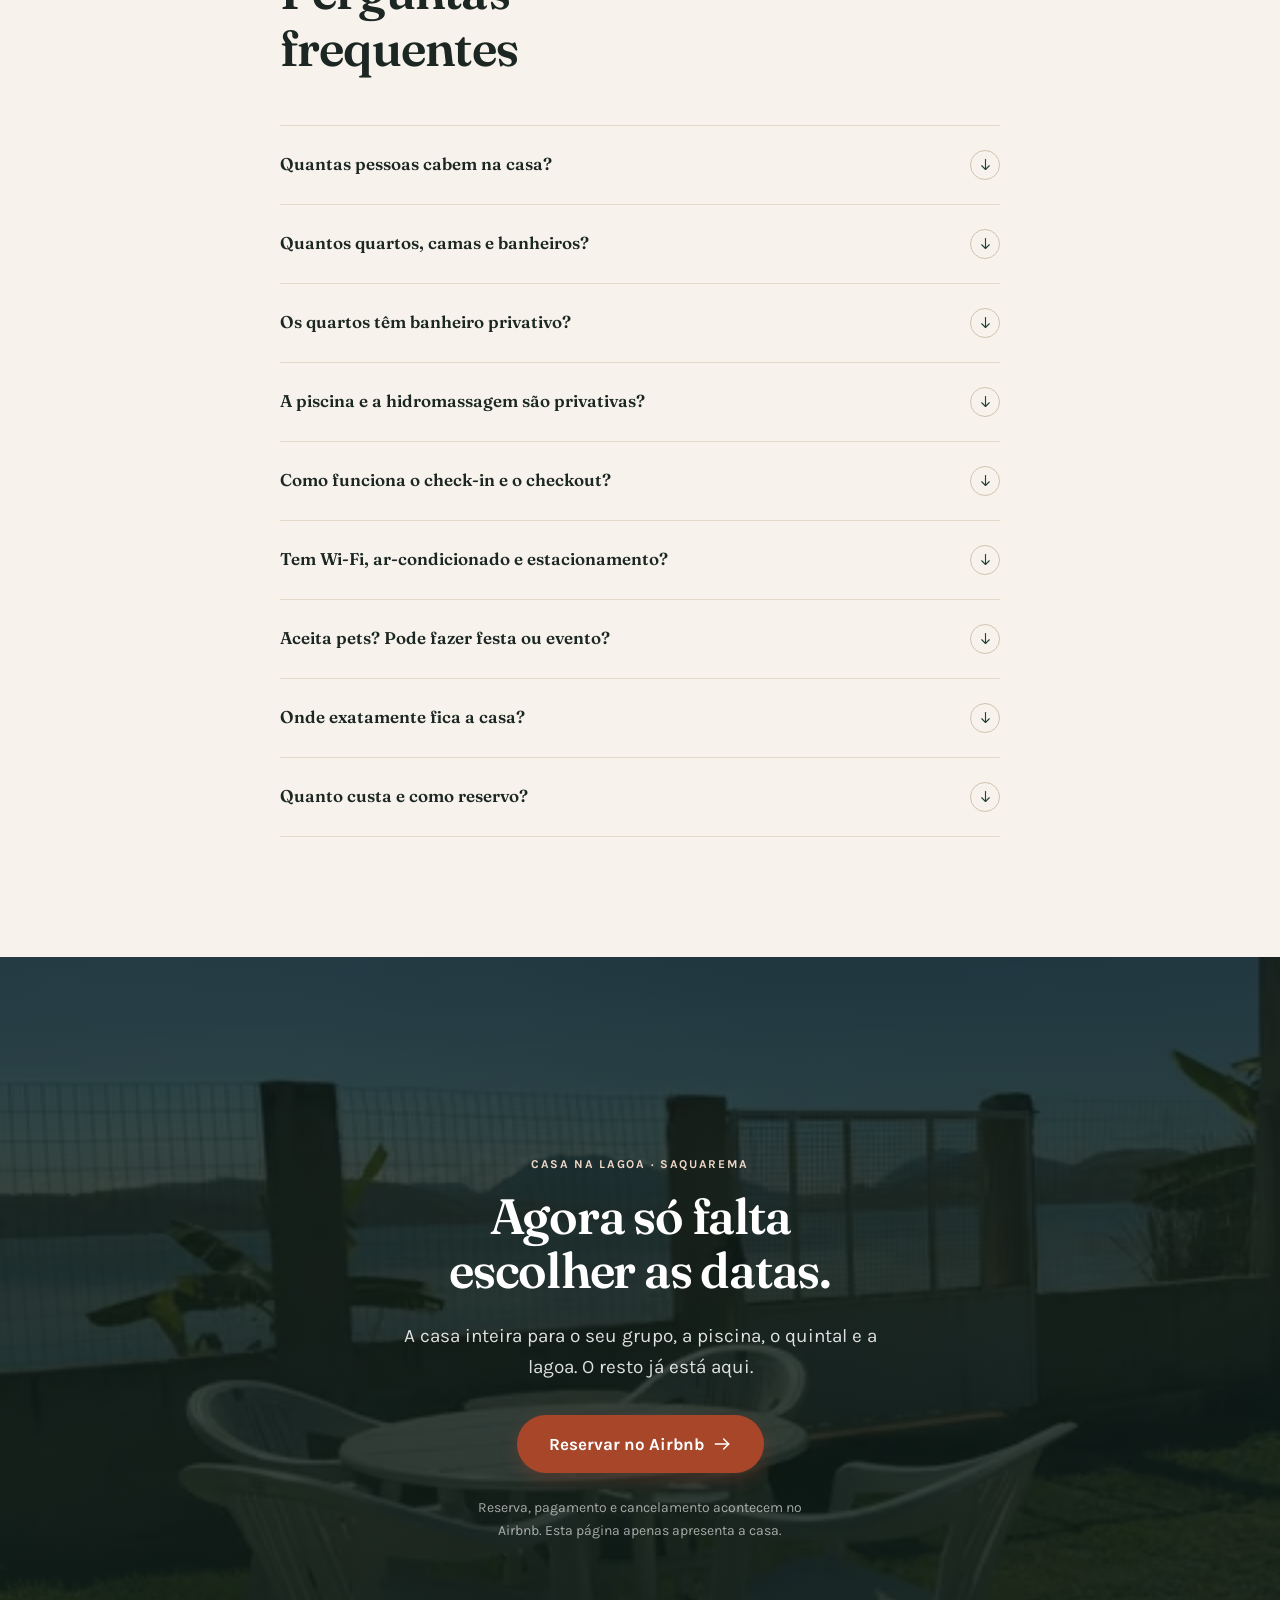
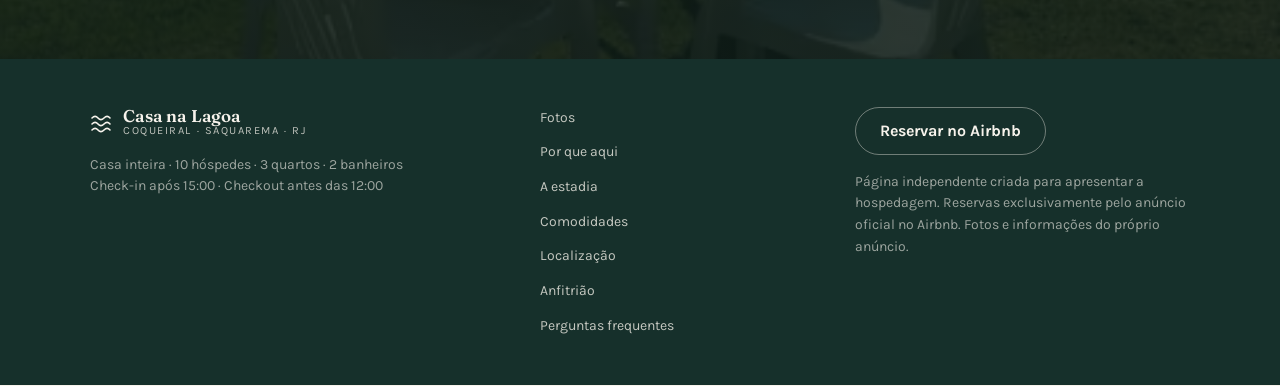
<file: casa-na-lagoa/index.html>
<!DOCTYPE html>
<html lang="pt-BR" class="no-js">
<head>
<meta charset="utf-8">
<meta name="viewport" content="width=device-width, initial-scale=1, viewport-fit=cover">

<!-- ===========================================================
     DOMÍNIO — ponto único de configuração.
     O placeholder SEU-DOMINIO.com.br aparece em 7 URLs absolutas:
     canonical, og:url, og:image, e as 3 imagens + url do JSON-LD.
     Para trocar por todas de uma vez (pode rodar de novo depois):
         node tools/set-domain.mjs casanalagoa.com.br
     O script lê o domínio atual do <link rel="canonical">, então
     não é preciso editar nada aqui à mão.
     =========================================================== -->

<title>Casa na Lagoa · Saquarema — casa inteira com piscina e hidromassagem</title>
<meta name="description" content="Casa inteira de frente para a lagoa em Saquarema (RJ), para até 10 pessoas: piscina privativa, hidromassagem com vista, área gourmet com churrasqueira e a Praia do Boqueirão a 800 m.">
<meta name="theme-color" content="#22403A">

<link rel="canonical" href="https://SEU-DOMINIO.com.br/">
<meta property="og:type" content="website">
<meta property="og:locale" content="pt_BR">
<meta property="og:site_name" content="Casa na Lagoa · Saquarema">
<meta property="og:title" content="Casa na Lagoa · Saquarema — casa inteira com piscina e hidromassagem">
<meta property="og:description" content="Casa inteira para até 10 pessoas, na beira da lagoa em Saquarema (RJ). Piscina privativa, hidromassagem com vista e a Praia do Boqueirão a 800 m.">
<meta property="og:url" content="https://SEU-DOMINIO.com.br/">
<meta property="og:image" content="https://SEU-DOMINIO.com.br/assets/img/suite-master-sacada-1920.jpg">
<meta property="og:image:type" content="image/jpeg">
<meta property="og:image:width" content="1920">
<meta property="og:image:height" content="1165">
<meta property="og:image:alt" content="Vista da sacada da suíte: piscina, quintal gramado e a lagoa de Saquarema com as montanhas ao fundo.">
<meta name="twitter:card" content="summary_large_image">

<link rel="preconnect" href="https://fonts.googleapis.com">
<link rel="preconnect" href="https://fonts.gstatic.com" crossorigin>
<link rel="stylesheet" href="https://fonts.googleapis.com/css2?family=Fraunces:opsz,wght@9..144,400;9..144,600&family=Karla:wght@400;500;700&display=swap">
<link rel="stylesheet" href="assets/css/styles.css">

<!-- LCP: o hero usa `fetchpriority="high"` no <img> em vez de <link rel=preload>.
     Medido: com dois preloads separados por `media`, o preload scanner do Chrome busca
     os DOIS (o desktop e o mobile), gastando ~63 KB à toa no celular. Como o <picture>
     do hero está logo no início do <body>, o scanner o encontra na mesma hora e a
     prioridade alta entrega o mesmo ganho sem o download extra. -->

<link rel="icon" href="data:image/svg+xml,%3Csvg xmlns='http://www.w3.org/2000/svg' viewBox='0 0 32 32'%3E%3Crect width='32' height='32' rx='7' fill='%2322403A'/%3E%3Cpath d='M5 20c3-3 5.5-3 8.5 0s5.5 3 8.5 0 4-1.5 5 0' stroke='%23F7F3EC' stroke-width='2.2' fill='none' stroke-linecap='round'/%3E%3Cpath d='M5 25c3-3 5.5-3 8.5 0s5.5 3 8.5 0 4-1.5 5 0' stroke='%23A8462A' stroke-width='2.2' fill='none' stroke-linecap='round'/%3E%3C/svg%3E">

<script type="application/ld+json">
{
  "@context": "https://schema.org",
  "@type": "VacationRental",
  "name": "Casa na lagoa com piscina e hidromassagem",
  "description": "Casa inteira de frente para a lagoa em Saquarema (RJ), com 2 suítes com cama king, quarto de solteiro, piscina privativa, banheira de hidromassagem, área gourmet com churrasqueira, ar-condicionado nos quartos e Wi-Fi.",
  "url": "https://SEU-DOMINIO.com.br/",
  "image": [
    "https://SEU-DOMINIO.com.br/assets/img/suite-master-sacada-1920.jpg",
    "https://SEU-DOMINIO.com.br/assets/img/piscina-wide-01-1920.jpg",
    "https://SEU-DOMINIO.com.br/assets/img/hidromassagem-vista-1920.jpg"
  ],
  "address": {
    "@type": "PostalAddress",
    "addressLocality": "Saquarema",
    "addressRegion": "RJ",
    "addressCountry": "BR"
  },
  "geo": { "@type": "GeoCoordinates", "latitude": -22.92743, "longitude": -42.53948 },
  "latitude": -22.92743,
  "longitude": -42.53948,
  "checkinTime": "15:00",
  "checkoutTime": "12:00",
  "numberOfRooms": 3,
  "numberOfBathroomsTotal": 2,
  "petsAllowed": false,
  "smokingAllowed": false,
  "containsPlace": {
    "@type": "Accommodation",
    "occupancy": { "@type": "QuantitativeValue", "value": 10 },
    "numberOfBedrooms": 3,
    "numberOfBeds": 3,
    "numberOfBathroomsTotal": 2,
    "amenityFeature": [
      { "@type": "LocationFeatureSpecification", "name": "Piscina", "value": true },
      { "@type": "LocationFeatureSpecification", "name": "Banheira de hidromassagem", "value": true },
      { "@type": "LocationFeatureSpecification", "name": "Wi-Fi", "value": true },
      { "@type": "LocationFeatureSpecification", "name": "Ar-condicionado", "value": true },
      { "@type": "LocationFeatureSpecification", "name": "Cozinha", "value": true },
      { "@type": "LocationFeatureSpecification", "name": "Churrasqueira", "value": true },
      { "@type": "LocationFeatureSpecification", "name": "Estacionamento gratuito no local", "value": true },
      { "@type": "LocationFeatureSpecification", "name": "Máquina de lavar", "value": true },
      { "@type": "LocationFeatureSpecification", "name": "Na beira da água", "value": true },
      { "@type": "LocationFeatureSpecification", "name": "Acesso ao lago", "value": true },
      { "@type": "LocationFeatureSpecification", "name": "TV", "value": true },
      { "@type": "LocationFeatureSpecification", "name": "Secadora", "value": false },
      { "@type": "LocationFeatureSpecification", "name": "Aquecedor", "value": false }
    ]
  }
}
</script>
</head>

<body>
<a class="skip-link" href="#conteudo">Pular para o conteúdo</a>

<!-- ================= Ícones (sprite SVG inline) ================= -->
<svg xmlns="http://www.w3.org/2000/svg" style="position:absolute;width:0;height:0;overflow:hidden" aria-hidden="true" focusable="false">
  <symbol id="i-waves" viewBox="0 0 24 24" fill="none" stroke="currentColor" stroke-width="1.6" stroke-linecap="round" stroke-linejoin="round"><path d="M2 8c2.2-2.2 4-2.2 6 0s3.8 2.2 6 0 4-2.2 6 0"/><path d="M2 14c2.2-2.2 4-2.2 6 0s3.8 2.2 6 0 4-2.2 6 0"/><path d="M2 20c2.2-2.2 4-2.2 6 0s3.8 2.2 6 0 4-2.2 6 0"/></symbol>
  <symbol id="i-pool" viewBox="0 0 24 24" fill="none" stroke="currentColor" stroke-width="1.6" stroke-linecap="round" stroke-linejoin="round"><path d="M8 15V4.5A2.5 2.5 0 0 1 10.5 2"/><path d="M16 15V4.5A2.5 2.5 0 0 0 13.5 2"/><path d="M8 7h8M8 11h8"/><path d="M2 19c2-2 3.6-2 5.5 0s3.5 2 5.5 0 3.6-2 5.5 0 1.8 1.4 3 .6"/></symbol>
  <symbol id="i-droplet" viewBox="0 0 24 24" fill="none" stroke="currentColor" stroke-width="1.6" stroke-linecap="round" stroke-linejoin="round"><path d="M12 2.7 6.9 8.4a7 7 0 1 0 10.2 0Z"/><path d="M12 15.5a2.5 2.5 0 0 1-2.5-2.5"/></symbol>
  <symbol id="i-wifi" viewBox="0 0 24 24" fill="none" stroke="currentColor" stroke-width="1.6" stroke-linecap="round" stroke-linejoin="round"><path d="M2.5 9a14 14 0 0 1 19 0"/><path d="M6 12.6a9 9 0 0 1 12 0"/><path d="M9.4 16.2a4.2 4.2 0 0 1 5.2 0"/><circle cx="12" cy="20" r="1"/></symbol>
  <symbol id="i-flame" viewBox="0 0 24 24" fill="none" stroke="currentColor" stroke-width="1.6" stroke-linecap="round" stroke-linejoin="round"><path d="M12 2c.6 3.4-1.3 4.6-2.6 6.2A6.6 6.6 0 0 0 8 12.6 4.3 4.3 0 0 0 12 17a4.3 4.3 0 0 0 4-4.4c0-2-1-3.2-1.6-4.2"/><path d="M12 22a7 7 0 0 0 7-7c0-1.6-.5-2.9-1.2-4"/><path d="M12 22a7 7 0 0 1-7-7c0-1.6.5-2.9 1.2-4"/></symbol>
  <symbol id="i-car" viewBox="0 0 24 24" fill="none" stroke="currentColor" stroke-width="1.6" stroke-linecap="round" stroke-linejoin="round"><path d="M4 16v2.5M20 16v2.5"/><path d="M3 16v-3.2l1.8-4.4A2 2 0 0 1 6.6 7h10.8a2 2 0 0 1 1.8 1.4L21 12.8V16Z"/><path d="M3 12.8h18"/><circle cx="7" cy="16" r="1.2"/><circle cx="17" cy="16" r="1.2"/></symbol>
  <symbol id="i-snow" viewBox="0 0 24 24" fill="none" stroke="currentColor" stroke-width="1.6" stroke-linecap="round" stroke-linejoin="round"><path d="M12 2v20M4.5 6.5l15 11M19.5 6.5l-15 11"/><path d="M9.5 4.2 12 6.6l2.5-2.4M9.5 19.8 12 17.4l2.5 2.4"/></symbol>
  <symbol id="i-bed" viewBox="0 0 24 24" fill="none" stroke="currentColor" stroke-width="1.6" stroke-linecap="round" stroke-linejoin="round"><path d="M3 18V6"/><path d="M3 12h18v6"/><path d="M21 18v-2"/><path d="M7.5 12V9.5h4a2 2 0 0 1 2 2V12"/></symbol>
  <symbol id="i-bath" viewBox="0 0 24 24" fill="none" stroke="currentColor" stroke-width="1.6" stroke-linecap="round" stroke-linejoin="round"><path d="M3 11h18v3a4 4 0 0 1-4 4H7a4 4 0 0 1-4-4Z"/><path d="M6 11V5.5A1.5 1.5 0 0 1 7.5 4c1 0 1.4.6 1.6 1"/><path d="M6 18l-1 2M18 18l1 2"/></symbol>
  <symbol id="i-kitchen" viewBox="0 0 24 24" fill="none" stroke="currentColor" stroke-width="1.6" stroke-linecap="round" stroke-linejoin="round"><path d="M6 2v8a2 2 0 0 0 4 0V2"/><path d="M8 10v12"/><path d="M17 2c-1.7 1.4-2.5 3.2-2.5 5.5S15.3 12 17 13"/><path d="M17 13v9"/></symbol>
  <symbol id="i-washer" viewBox="0 0 24 24" fill="none" stroke="currentColor" stroke-width="1.6" stroke-linecap="round" stroke-linejoin="round"><rect x="4" y="2.5" width="16" height="19" rx="2.5"/><circle cx="12" cy="14" r="4.2"/><path d="M8 6.5h.01M11.5 6.5h.01"/></symbol>
  <symbol id="i-tv" viewBox="0 0 24 24" fill="none" stroke="currentColor" stroke-width="1.6" stroke-linecap="round" stroke-linejoin="round"><rect x="2.5" y="6" width="19" height="12.5" rx="2"/><path d="M8 2.8 12 6l4-3.2"/></symbol>
  <symbol id="i-users" viewBox="0 0 24 24" fill="none" stroke="currentColor" stroke-width="1.6" stroke-linecap="round" stroke-linejoin="round"><circle cx="9" cy="8" r="3.4"/><path d="M2.8 20a6.4 6.4 0 0 1 12.4 0"/><path d="M16.5 5.2a3.4 3.4 0 0 1 0 6.6"/><path d="M18 14.6a6.4 6.4 0 0 1 3.4 5.4"/></symbol>
  <symbol id="i-home" viewBox="0 0 24 24" fill="none" stroke="currentColor" stroke-width="1.6" stroke-linecap="round" stroke-linejoin="round"><path d="M3.5 10.5 12 3.5l8.5 7"/><path d="M5.5 9.5V20h13V9.5"/><path d="M10 20v-5.5h4V20"/></symbol>
  <symbol id="i-pin" viewBox="0 0 24 24" fill="none" stroke="currentColor" stroke-width="1.6" stroke-linecap="round" stroke-linejoin="round"><path d="M12 21.5s7-5.9 7-11a7 7 0 1 0-14 0c0 5.1 7 11 7 11Z"/><circle cx="12" cy="10.2" r="2.6"/></symbol>
  <symbol id="i-star" viewBox="0 0 24 24" fill="currentColor"><path d="m12 2.6 2.7 5.9 6.4.7-4.8 4.3 1.3 6.3L12 16.6 6.4 19.8l1.3-6.3L2.9 9.2l6.4-.7Z"/></symbol>
  <symbol id="i-clock" viewBox="0 0 24 24" fill="none" stroke="currentColor" stroke-width="1.6" stroke-linecap="round" stroke-linejoin="round"><circle cx="12" cy="12" r="9"/><path d="M12 7v5.2l3.2 2"/></symbol>
  <symbol id="i-shield" viewBox="0 0 24 24" fill="none" stroke="currentColor" stroke-width="1.6" stroke-linecap="round" stroke-linejoin="round"><path d="M12 2.6 4.5 5.6v6c0 4.6 3.1 8.2 7.5 9.8 4.4-1.6 7.5-5.2 7.5-9.8v-6Z"/><path d="m8.8 11.9 2.3 2.3 4.1-4.4"/></symbol>
  <symbol id="i-sun" viewBox="0 0 24 24" fill="none" stroke="currentColor" stroke-width="1.6" stroke-linecap="round" stroke-linejoin="round"><circle cx="12" cy="12" r="4"/><path d="M12 2v2.2M12 19.8V22M4.2 4.2l1.6 1.6M18.2 18.2l1.6 1.6M2 12h2.2M19.8 12H22M4.2 19.8l1.6-1.6M18.2 5.8l1.6-1.6"/></symbol>
  <symbol id="i-arrow" viewBox="0 0 24 24" fill="none" stroke="currentColor" stroke-width="1.8" stroke-linecap="round" stroke-linejoin="round"><path d="M4 12h16"/><path d="m14 6 6 6-6 6"/></symbol>
  <symbol id="i-close" viewBox="0 0 24 24" fill="none" stroke="currentColor" stroke-width="1.8" stroke-linecap="round"><path d="m5 5 14 14M19 5 5 19"/></symbol>
  <symbol id="i-expand" viewBox="0 0 24 24" fill="none" stroke="currentColor" stroke-width="1.8" stroke-linecap="round" stroke-linejoin="round"><path d="M9 3H3v6M15 21h6v-6M21 9V3h-6M3 15v6h6"/></symbol>
  <symbol id="i-check" viewBox="0 0 24 24" fill="none" stroke="currentColor" stroke-width="1.8" stroke-linecap="round" stroke-linejoin="round"><path d="m4.5 12.5 5 5 10-11"/></symbol>
  <symbol id="i-info" viewBox="0 0 24 24" fill="none" stroke="currentColor" stroke-width="1.6" stroke-linecap="round" stroke-linejoin="round"><circle cx="12" cy="12" r="9"/><path d="M12 11v5.5"/><path d="M12 7.6h.01"/></symbol>
</svg>

<!-- ================= Header ================= -->
<header class="site-header" id="topo">
  <div class="wrap site-header__inner">
    <a class="brand" href="#topo" aria-label="Casa na Lagoa, Saquarema — início">
      <svg class="brand__mark" width="26" height="26" viewBox="0 0 24 24" aria-hidden="true" focusable="false"><use href="#i-waves"></use></svg>
      <span class="brand__text">
        <strong>Casa na Lagoa</strong>
        <small>Saquarema · RJ</small>
      </span>
    </a>

    <nav class="site-nav" aria-label="Seções da página">
      <a href="#fotos">Fotos</a>
      <a href="#por-que">Por que aqui</a>
      <a href="#comodidades">Comodidades</a>
      <a href="#localizacao">Localização</a>
      <a href="#anfitriao">Anfitrião</a>
    </nav>

    <!-- CTA de consideração: persistente, sem pedir compromisso -->
    <a class="btn btn--primary btn--sm site-header__cta js-book" href="https://www.airbnb.com.br/" target="_blank" rel="noopener">
      Ver datas e valores
    </a>
  </div>
</header>

<main id="conteudo">

<!-- ================= Hero ================= -->
<section class="hero" aria-labelledby="hero-title">
  <picture class="hero__media">
    <source media="(min-width: 760px)" type="image/avif" sizes="100vw"
            srcset="assets/img/suite-master-sacada-480.avif 480w, assets/img/suite-master-sacada-960.avif 960w, assets/img/suite-master-sacada-1440.avif 1440w, assets/img/suite-master-sacada-1920.avif 1920w">
    <source media="(min-width: 760px)" type="image/webp" sizes="100vw"
            srcset="assets/img/suite-master-sacada-480.webp 480w, assets/img/suite-master-sacada-960.webp 960w, assets/img/suite-master-sacada-1440.webp 1440w, assets/img/suite-master-sacada-1920.webp 1920w">
    <source media="(min-width: 760px)" srcset="assets/img/suite-master-sacada-1920.jpg" width="1920" height="1165">
    <source type="image/avif" sizes="100vw"
            srcset="assets/img/suite-master-01-480.avif 480w, assets/img/suite-master-01-960.avif 960w, assets/img/suite-master-01-1200.avif 1200w">
    <source type="image/webp" sizes="100vw"
            srcset="assets/img/suite-master-01-480.webp 480w, assets/img/suite-master-01-960.webp 960w, assets/img/suite-master-01-1200.webp 1200w">
    <img src="assets/img/suite-master-01-1200.jpg" width="1200" height="1975"
         alt="Suíte com cama king e portas de vidro abertas para a varanda, com a lagoa de Saquarema e as montanhas ao fundo."
         fetchpriority="high" decoding="async">
  </picture>

  <div class="hero__scrim" aria-hidden="true"></div>

  <div class="wrap hero__content">
    <p class="eyebrow eyebrow--light">
      <svg width="15" height="15" viewBox="0 0 24 24" aria-hidden="true" focusable="false"><use href="#i-pin"></use></svg>
      Coqueiral · Saquarema · Rio de Janeiro
    </p>

    <h1 id="hero-title" class="hero__title">
      A lagoa começa<br>onde o quintal termina.
    </h1>

    <p class="hero__lead">
      Casa inteira para até 10 pessoas, na beira da água. Piscina privativa,
      hidromassagem com vista e a Praia do Boqueirão a 800&nbsp;m.
    </p>

    <ul class="hero__facts">
      <li>10 hóspedes</li>
      <li>3 quartos</li>
      <li>2 banheiros</li>
    </ul>

    <!-- Prova/confiança logo antes do botão: sustenta o clique, e cabe na
         primeira tela até em 320×700. Tudo verificável no anúncio. -->
    <ul class="hero__trust">
      <li><svg viewBox="0 0 24 24" aria-hidden="true" focusable="false"><use href="#i-shield"></use></svg>Anfitrião verificado</li>
      <li><svg viewBox="0 0 24 24" aria-hidden="true" focusable="false"><use href="#i-clock"></use></svg>Responde em até 1h</li>
      <li><svg viewBox="0 0 24 24" aria-hidden="true" focusable="false"><use href="#i-check"></use></svg>Reserva pelo Airbnb</li>
    </ul>

    <div class="hero__actions">
      <a class="btn btn--primary js-book" href="https://www.airbnb.com.br/" target="_blank" rel="noopener">
        Ver datas e valores
        <svg width="18" height="18" viewBox="0 0 24 24" aria-hidden="true" focusable="false"><use href="#i-arrow"></use></svg>
      </a>
      <a class="btn btn--ghost" href="#fotos">Ver a casa por dentro</a>
    </div>
  </div>

  <a class="hero__scroll" href="#fotos" aria-label="Descer para as fotos da casa">
    <span></span>
  </a>
</section>

<!-- ================= Barra de fatos ================= -->
<section class="factbar" aria-label="Resumo da hospedagem">
  <div class="wrap factbar__inner">
    <div class="fact"><svg viewBox="0 0 24 24" aria-hidden="true" focusable="false"><use href="#i-home"></use></svg><span><b>Casa inteira</b>só para o seu grupo</span></div>
    <div class="fact"><svg viewBox="0 0 24 24" aria-hidden="true" focusable="false"><use href="#i-users"></use></svg><span><b>10 hóspedes</b>3 quartos · 3 camas · 2 banheiros</span></div>
    <div class="fact"><svg viewBox="0 0 24 24" aria-hidden="true" focusable="false"><use href="#i-pool"></use></svg><span><b>Piscina privativa</b>e hidromassagem na suíte</span></div>
    <div class="fact"><svg viewBox="0 0 24 24" aria-hidden="true" focusable="false"><use href="#i-wifi"></use></svg><span><b>Wi-Fi 600 mega</b>e ar-condicionado nos quartos</span></div>
  </div>
</section>

<!-- ================= Galeria ================= -->
<section class="section section--tight gallery-section" id="fotos" aria-labelledby="fotos-title">
  <div class="wrap gallery-head reveal">
    <div>
      <p class="eyebrow">Galeria</p>
      <h2 id="fotos-title" class="h2">A casa como ela é</h2>
    </div>
    <button class="btn btn--outline js-open-gallery" type="button">
      <svg width="18" height="18" viewBox="0 0 24 24" aria-hidden="true" focusable="false"><use href="#i-expand"></use></svg>
      Abrir as 18 fotos
    </button>
  </div>

  <div class="wrap">
    <figure class="gallery-lead reveal">
      <button class="shot shot--lead js-shot" type="button" data-index="0" data-base="assets/img/suite-master-sacada" data-full="1920"
              aria-label="Ampliar foto 1 de 18: vista da sacada da suíte">
        <picture>
          <source type="image/avif" sizes="(min-width: 1240px) 1100px, 100vw" srcset="assets/img/suite-master-sacada-480.avif 480w, assets/img/suite-master-sacada-960.avif 960w, assets/img/suite-master-sacada-1440.avif 1440w, assets/img/suite-master-sacada-1920.avif 1920w">
          <source type="image/webp" sizes="(min-width: 1240px) 1100px, 100vw" srcset="assets/img/suite-master-sacada-480.webp 480w, assets/img/suite-master-sacada-960.webp 960w, assets/img/suite-master-sacada-1440.webp 1440w, assets/img/suite-master-sacada-1920.webp 1920w">
          <img src="assets/img/suite-master-sacada-1920.jpg" width="1920" height="1165" loading="lazy" decoding="async"
               alt="Vista da sacada da suíte: piscina, quintal gramado, coqueiros e a lagoa de Saquarema com as montanhas ao fundo.">
        </picture>
        <span class="shot__zoom" aria-hidden="true"><svg viewBox="0 0 24 24"><use href="#i-expand"></use></svg></span>
      </button>
      <figcaption>Vista da sacada da suíte master</figcaption>
    </figure>
  </div>

  <div class="wrap">
    <!-- Ordem editorial: desejo (1-3) → a casa e a água (4-7) → conviver (8-11)
         → dormir (12-14) → detalhes (15-16) → chegar (17) -->
    <div class="gallery" id="galeria">

      <figure class="gallery__item"><button class="shot js-shot" type="button" data-index="1" data-base="assets/img/piscina-wide-01" data-full="1920" aria-label="Ampliar foto 2 de 18: piscina privativa com a lagoa ao fundo">
        <picture>
          <source type="image/avif" sizes="(min-width: 1100px) 356px, (min-width: 760px) 45vw, 78vw" srcset="assets/img/piscina-wide-01-480.avif 480w, assets/img/piscina-wide-01-960.avif 960w, assets/img/piscina-wide-01-1440.avif 1440w">
          <source type="image/webp" sizes="(min-width: 1100px) 356px, (min-width: 760px) 45vw, 78vw" srcset="assets/img/piscina-wide-01-480.webp 480w, assets/img/piscina-wide-01-960.webp 960w, assets/img/piscina-wide-01-1440.webp 1440w">
          <img src="assets/img/piscina-wide-01-1920.jpg" width="1920" height="1118" loading="lazy" decoding="async" alt="Piscina privativa com borda de porcelanato claro, churrasqueira de tijolo ao lado e a lagoa logo atrás do muro.">
        </picture><span class="shot__zoom" aria-hidden="true"><svg viewBox="0 0 24 24"><use href="#i-expand"></use></svg></span></button></figure>

      <figure class="gallery__item"><button class="shot js-shot" type="button" data-index="2" data-base="assets/img/suite-master-01" data-full="1200" aria-label="Ampliar foto 3 de 18: suíte master com vista para a lagoa">
        <picture>
          <source type="image/avif" sizes="(min-width: 1100px) 356px, (min-width: 760px) 45vw, 78vw" srcset="assets/img/suite-master-01-480.avif 480w, assets/img/suite-master-01-960.avif 960w, assets/img/suite-master-01-1200.avif 1200w">
          <source type="image/webp" sizes="(min-width: 1100px) 356px, (min-width: 760px) 45vw, 78vw" srcset="assets/img/suite-master-01-480.webp 480w, assets/img/suite-master-01-960.webp 960w, assets/img/suite-master-01-1200.webp 1200w">
          <img src="assets/img/suite-master-01-1200.jpg" width="1200" height="1975" loading="lazy" decoding="async" alt="Suíte master com cama king e portas de vidro abertas para a varanda, com a lagoa e as montanhas ao fundo.">
        </picture><span class="shot__zoom" aria-hidden="true"><svg viewBox="0 0 24 24"><use href="#i-expand"></use></svg></span></button></figure>

      <figure class="gallery__item"><button class="shot js-shot" type="button" data-index="3" data-base="assets/img/hidromassagem-vista" data-full="1920" aria-label="Ampliar foto 4 de 18: banheira de hidromassagem com vista">
        <picture>
          <source type="image/avif" sizes="(min-width: 1100px) 356px, (min-width: 760px) 45vw, 78vw" srcset="assets/img/hidromassagem-vista-480.avif 480w, assets/img/hidromassagem-vista-960.avif 960w, assets/img/hidromassagem-vista-1440.avif 1440w">
          <source type="image/webp" sizes="(min-width: 1100px) 356px, (min-width: 760px) 45vw, 78vw" srcset="assets/img/hidromassagem-vista-480.webp 480w, assets/img/hidromassagem-vista-960.webp 960w, assets/img/hidromassagem-vista-1440.webp 1440w">
          <img src="assets/img/hidromassagem-vista-1920.jpg" width="1920" height="3232" loading="lazy" decoding="async" alt="Banheira de hidromassagem da suíte master, com janela aberta para a piscina, a lagoa e os morros.">
        </picture><span class="shot__zoom" aria-hidden="true"><svg viewBox="0 0 24 24"><use href="#i-expand"></use></svg></span></button></figure>

      <figure class="gallery__item"><button class="shot js-shot" type="button" data-index="4" data-base="assets/img/exterior-01" data-full="1920" aria-label="Ampliar foto 5 de 18: a casa vista da piscina">
        <picture>
          <source type="image/avif" sizes="(min-width: 1100px) 356px, (min-width: 760px) 45vw, 78vw" srcset="assets/img/exterior-01-480.avif 480w, assets/img/exterior-01-960.avif 960w, assets/img/exterior-01-1440.avif 1440w">
          <source type="image/webp" sizes="(min-width: 1100px) 356px, (min-width: 760px) 45vw, 78vw" srcset="assets/img/exterior-01-480.webp 480w, assets/img/exterior-01-960.webp 960w, assets/img/exterior-01-1440.webp 1440w">
          <img src="assets/img/exterior-01-1920.jpg" width="1920" height="3120" loading="lazy" decoding="async" alt="A casa de dois andares vista da piscina, com varanda superior, gramado e um coqueiro alto ao lado.">
        </picture><span class="shot__zoom" aria-hidden="true"><svg viewBox="0 0 24 24"><use href="#i-expand"></use></svg></span></button></figure>

      <figure class="gallery__item"><button class="shot js-shot" type="button" data-index="5" data-base="assets/img/piscina-wide-02" data-full="1920" aria-label="Ampliar foto 6 de 18: piscina e quintal">
        <picture>
          <source type="image/avif" sizes="(min-width: 1100px) 356px, (min-width: 760px) 45vw, 78vw" srcset="assets/img/piscina-wide-02-480.avif 480w, assets/img/piscina-wide-02-960.avif 960w, assets/img/piscina-wide-02-1440.avif 1440w">
          <source type="image/webp" sizes="(min-width: 1100px) 356px, (min-width: 760px) 45vw, 78vw" srcset="assets/img/piscina-wide-02-480.webp 480w, assets/img/piscina-wide-02-960.webp 960w, assets/img/piscina-wide-02-1440.webp 1440w">
          <img src="assets/img/piscina-wide-02-1920.jpg" width="1920" height="1174" loading="lazy" decoding="async" alt="Piscina e quintal gramado da casa, com coqueiros ao redor.">
        </picture><span class="shot__zoom" aria-hidden="true"><svg viewBox="0 0 24 24"><use href="#i-expand"></use></svg></span></button></figure>

      <figure class="gallery__item"><button class="shot js-shot" type="button" data-index="6" data-base="assets/img/piscina-03" data-full="1200" aria-label="Ampliar foto 7 de 18: área da piscina">
        <picture>
          <source type="image/avif" sizes="(min-width: 1100px) 356px, (min-width: 760px) 45vw, 78vw" srcset="assets/img/piscina-03-480.avif 480w, assets/img/piscina-03-960.avif 960w, assets/img/piscina-03-1200.avif 1200w">
          <source type="image/webp" sizes="(min-width: 1100px) 356px, (min-width: 760px) 45vw, 78vw" srcset="assets/img/piscina-03-480.webp 480w, assets/img/piscina-03-960.webp 960w, assets/img/piscina-03-1200.webp 1200w">
          <img src="assets/img/piscina-03-1200.jpg" width="1200" height="1991" loading="lazy" decoding="async" alt="Área da piscina privativa da casa.">
        </picture><span class="shot__zoom" aria-hidden="true"><svg viewBox="0 0 24 24"><use href="#i-expand"></use></svg></span></button></figure>

      <figure class="gallery__item"><button class="shot js-shot" type="button" data-index="7" data-base="assets/img/exterior-02" data-full="1200" aria-label="Ampliar foto 8 de 18: caminho da entrada até a piscina">
        <picture>
          <source type="image/avif" sizes="(min-width: 1100px) 356px, (min-width: 760px) 45vw, 78vw" srcset="assets/img/exterior-02-480.avif 480w, assets/img/exterior-02-960.avif 960w, assets/img/exterior-02-1200.avif 1200w">
          <source type="image/webp" sizes="(min-width: 1100px) 356px, (min-width: 760px) 45vw, 78vw" srcset="assets/img/exterior-02-480.webp 480w, assets/img/exterior-02-960.webp 960w, assets/img/exterior-02-1200.webp 1200w">
          <img src="assets/img/exterior-02-1200.jpg" width="1200" height="1943" loading="lazy" decoding="async" alt="Caminho de pedra da entrada da casa descendo até a piscina, com a lagoa aparecendo ao fundo.">
        </picture><span class="shot__zoom" aria-hidden="true"><svg viewBox="0 0 24 24"><use href="#i-expand"></use></svg></span></button></figure>

      <figure class="gallery__item"><button class="shot js-shot" type="button" data-index="8" data-base="assets/img/sala-01" data-full="1200" aria-label="Ampliar foto 9 de 18: sala de estar">
        <picture>
          <source type="image/avif" sizes="(min-width: 1100px) 356px, (min-width: 760px) 45vw, 78vw" srcset="assets/img/sala-01-480.avif 480w, assets/img/sala-01-960.avif 960w, assets/img/sala-01-1200.avif 1200w">
          <source type="image/webp" sizes="(min-width: 1100px) 356px, (min-width: 760px) 45vw, 78vw" srcset="assets/img/sala-01-480.webp 480w, assets/img/sala-01-960.webp 960w, assets/img/sala-01-1200.webp 1200w">
          <img src="assets/img/sala-01-1200.jpg" width="1200" height="1969" loading="lazy" decoding="async" alt="Sala de estar com sofá amplo de canto, mesa de centro de vidro e TV grande.">
        </picture><span class="shot__zoom" aria-hidden="true"><svg viewBox="0 0 24 24"><use href="#i-expand"></use></svg></span></button></figure>

      <figure class="gallery__item"><button class="shot js-shot" type="button" data-index="9" data-base="assets/img/sala-03" data-full="1200" aria-label="Ampliar foto 10 de 18: outro ângulo da sala">
        <picture>
          <source type="image/avif" sizes="(min-width: 1100px) 356px, (min-width: 760px) 45vw, 78vw" srcset="assets/img/sala-03-480.avif 480w, assets/img/sala-03-960.avif 960w, assets/img/sala-03-1200.avif 1200w">
          <source type="image/webp" sizes="(min-width: 1100px) 356px, (min-width: 760px) 45vw, 78vw" srcset="assets/img/sala-03-480.webp 480w, assets/img/sala-03-960.webp 960w, assets/img/sala-03-1200.webp 1200w">
          <img src="assets/img/sala-03-1200.jpg" width="1200" height="1997" loading="lazy" decoding="async" alt="Outro ângulo da sala de estar da casa.">
        </picture><span class="shot__zoom" aria-hidden="true"><svg viewBox="0 0 24 24"><use href="#i-expand"></use></svg></span></button></figure>

      <figure class="gallery__item"><button class="shot js-shot" type="button" data-index="10" data-base="assets/img/cozinha-wide" data-full="1920" aria-label="Ampliar foto 11 de 18: cozinha completa">
        <picture>
          <source type="image/avif" sizes="(min-width: 1100px) 356px, (min-width: 760px) 45vw, 78vw" srcset="assets/img/cozinha-wide-480.avif 480w, assets/img/cozinha-wide-960.avif 960w, assets/img/cozinha-wide-1440.avif 1440w">
          <source type="image/webp" sizes="(min-width: 1100px) 356px, (min-width: 760px) 45vw, 78vw" srcset="assets/img/cozinha-wide-480.webp 480w, assets/img/cozinha-wide-960.webp 960w, assets/img/cozinha-wide-1440.webp 1440w">
          <img src="assets/img/cozinha-wide-1920.jpg" width="1920" height="1163" loading="lazy" decoding="async" alt="Cozinha completa com ilha de granito, duas banquetas, fogão, forno e geladeira duplex.">
        </picture><span class="shot__zoom" aria-hidden="true"><svg viewBox="0 0 24 24"><use href="#i-expand"></use></svg></span></button></figure>

      <figure class="gallery__item"><button class="shot js-shot" type="button" data-index="11" data-base="assets/img/cozinha-01" data-full="1200" aria-label="Ampliar foto 12 de 18: cozinha">
        <picture>
          <source type="image/avif" sizes="(min-width: 1100px) 356px, (min-width: 760px) 45vw, 78vw" srcset="assets/img/cozinha-01-480.avif 480w, assets/img/cozinha-01-960.avif 960w, assets/img/cozinha-01-1200.avif 1200w">
          <source type="image/webp" sizes="(min-width: 1100px) 356px, (min-width: 760px) 45vw, 78vw" srcset="assets/img/cozinha-01-480.webp 480w, assets/img/cozinha-01-960.webp 960w, assets/img/cozinha-01-1200.webp 1200w">
          <img src="assets/img/cozinha-01-1200.jpg" width="1200" height="2010" loading="lazy" decoding="async" alt="Cozinha completa da casa, com utensílios e eletrodomésticos disponíveis para os hóspedes.">
        </picture><span class="shot__zoom" aria-hidden="true"><svg viewBox="0 0 24 24"><use href="#i-expand"></use></svg></span></button></figure>

      <figure class="gallery__item"><button class="shot js-shot" type="button" data-index="12" data-base="assets/img/suite-master-vista-cama" data-full="1200" aria-label="Ampliar foto 13 de 18: vista da cama da suíte master">
        <picture>
          <source type="image/avif" sizes="(min-width: 1100px) 356px, (min-width: 760px) 45vw, 78vw" srcset="assets/img/suite-master-vista-cama-480.avif 480w, assets/img/suite-master-vista-cama-960.avif 960w, assets/img/suite-master-vista-cama-1200.avif 1200w">
          <source type="image/webp" sizes="(min-width: 1100px) 356px, (min-width: 760px) 45vw, 78vw" srcset="assets/img/suite-master-vista-cama-480.webp 480w, assets/img/suite-master-vista-cama-960.webp 960w, assets/img/suite-master-vista-cama-1200.webp 1200w">
          <img src="assets/img/suite-master-vista-cama-1200.jpg" width="1200" height="732" loading="lazy" decoding="async" alt="Vista da cama da suíte master, olhando para a varanda e a lagoa.">
        </picture><span class="shot__zoom" aria-hidden="true"><svg viewBox="0 0 24 24"><use href="#i-expand"></use></svg></span></button></figure>

      <figure class="gallery__item"><button class="shot js-shot" type="button" data-index="13" data-base="assets/img/suite-02-01" data-full="1200" aria-label="Ampliar foto 14 de 18: suíte 2 com cama king">
        <picture>
          <source type="image/avif" sizes="(min-width: 1100px) 356px, (min-width: 760px) 45vw, 78vw" srcset="assets/img/suite-02-01-480.avif 480w, assets/img/suite-02-01-960.avif 960w, assets/img/suite-02-01-1200.avif 1200w">
          <source type="image/webp" sizes="(min-width: 1100px) 356px, (min-width: 760px) 45vw, 78vw" srcset="assets/img/suite-02-01-480.webp 480w, assets/img/suite-02-01-960.webp 960w, assets/img/suite-02-01-1200.webp 1200w">
          <img src="assets/img/suite-02-01-1200.jpg" width="1200" height="1995" loading="lazy" decoding="async" alt="Suíte 2, com cama king, ar-condicionado e espaço para guardar roupas.">
        </picture><span class="shot__zoom" aria-hidden="true"><svg viewBox="0 0 24 24"><use href="#i-expand"></use></svg></span></button></figure>

      <figure class="gallery__item"><button class="shot js-shot" type="button" data-index="14" data-base="assets/img/quarto-03-01" data-full="1200" aria-label="Ampliar foto 15 de 18: quarto 3 com cama de solteiro">
        <picture>
          <source type="image/avif" sizes="(min-width: 1100px) 356px, (min-width: 760px) 45vw, 78vw" srcset="assets/img/quarto-03-01-480.avif 480w, assets/img/quarto-03-01-960.avif 960w, assets/img/quarto-03-01-1200.avif 1200w">
          <source type="image/webp" sizes="(min-width: 1100px) 356px, (min-width: 760px) 45vw, 78vw" srcset="assets/img/quarto-03-01-480.webp 480w, assets/img/quarto-03-01-960.webp 960w, assets/img/quarto-03-01-1200.webp 1200w">
          <img src="assets/img/quarto-03-01-1200.jpg" width="1200" height="1989" loading="lazy" decoding="async" alt="Quarto 3, com cama de solteiro, ventilador de teto e local para guardar as roupas.">
        </picture><span class="shot__zoom" aria-hidden="true"><svg viewBox="0 0 24 24"><use href="#i-expand"></use></svg></span></button></figure>

      <figure class="gallery__item"><button class="shot js-shot" type="button" data-index="15" data-base="assets/img/banheiro-suite-01" data-full="1200" aria-label="Ampliar foto 16 de 18: banheiro da suíte principal">
        <picture>
          <source type="image/avif" sizes="(min-width: 1100px) 356px, (min-width: 760px) 45vw, 78vw" srcset="assets/img/banheiro-suite-01-480.avif 480w, assets/img/banheiro-suite-01-960.avif 960w, assets/img/banheiro-suite-01-1200.avif 1200w">
          <source type="image/webp" sizes="(min-width: 1100px) 356px, (min-width: 760px) 45vw, 78vw" srcset="assets/img/banheiro-suite-01-480.webp 480w, assets/img/banheiro-suite-01-960.webp 960w, assets/img/banheiro-suite-01-1200.webp 1200w">
          <img src="assets/img/banheiro-suite-01-1200.jpg" width="1200" height="1982" loading="lazy" decoding="async" alt="Banheiro completo da suíte principal, com banheira de hidromassagem e chuveiro.">
        </picture><span class="shot__zoom" aria-hidden="true"><svg viewBox="0 0 24 24"><use href="#i-expand"></use></svg></span></button></figure>

      <figure class="gallery__item"><button class="shot js-shot" type="button" data-index="16" data-base="assets/img/banheiro-02-wide" data-full="1200" aria-label="Ampliar foto 17 de 18: banheiro da suíte 2">
        <picture>
          <source type="image/avif" sizes="(min-width: 1100px) 356px, (min-width: 760px) 45vw, 78vw" srcset="assets/img/banheiro-02-wide-480.avif 480w, assets/img/banheiro-02-wide-960.avif 960w, assets/img/banheiro-02-wide-1200.avif 1200w">
          <source type="image/webp" sizes="(min-width: 1100px) 356px, (min-width: 760px) 45vw, 78vw" srcset="assets/img/banheiro-02-wide-480.webp 480w, assets/img/banheiro-02-wide-960.webp 960w, assets/img/banheiro-02-wide-1200.webp 1200w">
          <img src="assets/img/banheiro-02-wide-1200.jpg" width="1200" height="728" loading="lazy" decoding="async" alt="Banheiro completo da suíte 2, com água quente e bidê.">
        </picture><span class="shot__zoom" aria-hidden="true"><svg viewBox="0 0 24 24"><use href="#i-expand"></use></svg></span></button></figure>

      <figure class="gallery__item"><button class="shot js-shot" type="button" data-index="17" data-base="assets/img/exterior-wide-01" data-full="1920" aria-label="Ampliar foto 18 de 18: fachada e estacionamento">
        <picture>
          <source type="image/avif" sizes="(min-width: 1100px) 356px, (min-width: 760px) 45vw, 78vw" srcset="assets/img/exterior-wide-01-480.avif 480w, assets/img/exterior-wide-01-960.avif 960w, assets/img/exterior-wide-01-1440.avif 1440w">
          <source type="image/webp" sizes="(min-width: 1100px) 356px, (min-width: 760px) 45vw, 78vw" srcset="assets/img/exterior-wide-01-480.webp 480w, assets/img/exterior-wide-01-960.webp 960w, assets/img/exterior-wide-01-1440.webp 1440w">
          <img src="assets/img/exterior-wide-01-1920.jpg" width="1920" height="1167" loading="lazy" decoding="async" alt="Fachada da casa e o pátio de estacionamento em pedra portuguesa, com buganvília florida em primeiro plano.">
        </picture><span class="shot__zoom" aria-hidden="true"><svg viewBox="0 0 24 24"><use href="#i-expand"></use></svg></span></button></figure>

    </div>

    <p class="gallery-note muted small">Uma seleção de 18 fotos. O anúncio tem 60.</p>
    <a class="btn btn--primary btn--sm gallery-note__cta js-book" href="https://www.airbnb.com.br/" target="_blank" rel="noopener">
      Ver datas e valores
    </a>
  </div>
</section>

<!-- ================= Por que esta casa ================= -->
<section class="section value" id="por-que" aria-labelledby="value-title">
  <div class="wrap">

    <div class="intro__grid">
      <div class="intro__text reveal">
        <p class="eyebrow">Por que esta casa</p>
        <h2 id="value-title" class="h2">Uma casa de família<br>de frente para a água.</h2>
        <p class="lead">“Venha relaxar em uma casa completa de frente para a lagoa.”</p>
        <p>
          São <strong>2 suítes com cama king</strong> — a master com hidromassagem e varanda voltada para a
          piscina e a lagoa —, mais <strong>quarto de solteiro</strong> e um <strong>kitnet com cama de casal</strong>.
          Tem piscina privativa, garagem, área gourmet com churrasqueira, ar-condicionado nos quartos e Wi-Fi de 600 mega.
        </p>
        <p class="muted small">Descrição do anfitrião no anúncio, reorganizada para leitura.</p>
      </div>

      <aside class="intro__highlights reveal" aria-label="Destaques do anúncio no Airbnb">
        <h3 class="h4">O que o Airbnb destaca nesta casa</h3>
        <ul class="highlights">
          <li>
            <svg viewBox="0 0 24 24" aria-hidden="true" focusable="false"><use href="#i-pool"></use></svg>
            <div><b>Aproveite para dar um mergulho</b><span>Este é um dos poucos lugares na região com piscina.</span></div>
          </li>
          <li>
            <svg viewBox="0 0 24 24" aria-hidden="true" focusable="false"><use href="#i-pin"></use></svg>
            <div><b>Localização tranquila e conveniente</b><span>É fácil se locomover por esta região.</span></div>
          </li>
          <li>
            <svg viewBox="0 0 24 24" aria-hidden="true" focusable="false"><use href="#i-star"></use></svg>
            <div><b>Comunicação excepcional com o anfitrião</b><span>Hóspedes recentes deram 5 estrelas ao anfitrião pela comunicação.</span></div>
          </li>
        </ul>
        <p class="muted small">Destaques gerados pelo próprio Airbnb no anúncio.</p>
      </aside>
    </div>

    <ul class="value__grid">
      <li class="value__card reveal">
        <svg class="value__icon" viewBox="0 0 24 24" aria-hidden="true" focusable="false"><use href="#i-waves"></use></svg>
        <h3 class="h4">A água fica a um portão de distância</h3>
        <p>A casa está na beira da orla e tem acesso ao lago pelo próprio terreno. A lagoa aparece da varanda da suíte, da piscina e da janela da banheira.</p>
      </li>
      <li class="value__card reveal">
        <svg class="value__icon" viewBox="0 0 24 24" aria-hidden="true" focusable="false"><use href="#i-pool"></use></svg>
        <h3 class="h4">Piscina privativa — e isso é raro por aqui</h3>
        <p>“Este é um dos poucos lugares na região com piscina”, aponta o Airbnb. Ela é só do seu grupo: sem horário, sem fila, sem dividir.</p>
      </li>
      <li class="value__card reveal">
        <svg class="value__icon" viewBox="0 0 24 24" aria-hidden="true" focusable="false"><use href="#i-users"></use></svg>
        <h3 class="h4">Cabe a família inteira, sem apertar</h3>
        <p>Casa inteira para até 10 pessoas: duas suítes com cama king, quarto de solteiro, dois banheiros completos, cozinha equipada e máquina de lavar.</p>
      </li>
      <li class="value__card reveal">
        <svg class="value__icon" viewBox="0 0 24 24" aria-hidden="true" focusable="false"><use href="#i-pin"></use></svg>
        <h3 class="h4">Silêncio de lagoa, praia a 800 metros</h3>
        <p>No Coqueiral, bairro tranquilo, com a Praia do Boqueirão a 800&nbsp;m e Itaúna — o point do surfe em Saquarema — a 15&nbsp;minutos.</p>
      </li>
    </ul>
  </div>
</section>

<!-- ================= A estadia ================= -->
<section class="section experience" id="estadia" aria-labelledby="exp-title">
  <div class="wrap section-head reveal">
    <p class="eyebrow">A estadia</p>
    <h2 id="exp-title" class="h2">Um dia aqui,<br>do café ao último mergulho.</h2>
  </div>

  <article class="story wrap reveal">
    <div class="story__media">
      <picture>
        <source type="image/avif" sizes="(min-width: 760px) 50vw, 100vw" srcset="assets/img/piscina-wide-01-480.avif 480w, assets/img/piscina-wide-01-960.avif 960w, assets/img/piscina-wide-01-1440.avif 1440w">
        <source type="image/webp" sizes="(min-width: 760px) 50vw, 100vw" srcset="assets/img/piscina-wide-01-480.webp 480w, assets/img/piscina-wide-01-960.webp 960w, assets/img/piscina-wide-01-1440.webp 1440w">
        <img src="assets/img/piscina-wide-01-1920.jpg" width="1920" height="1118" loading="lazy" decoding="async"
             alt="Piscina privativa com jato de água ligado, churrasqueira de tijolo ao lado e a lagoa logo atrás.">
      </picture>
    </div>
    <div class="story__text">
      <p class="story__index">Manhã</p>
      <h3 class="h3">O dia começa dentro d’água.</h3>
      <p>A piscina fica a poucos passos da porta, virada para a lagoa. Sem horário, sem fila: ela é da casa, e a casa é sua.</p>
      <ul class="story__tags"><li>Piscina privativa</li><li>Quintal gramado</li><li>Chuveiro externo</li></ul>
    </div>
  </article>

  <article class="story story--flip wrap reveal">
    <div class="story__media">
      <picture>
        <source type="image/avif" sizes="(min-width: 760px) 50vw, 100vw" srcset="assets/img/exterior-05-480.avif 480w, assets/img/exterior-05-960.avif 960w, assets/img/exterior-05-1200.avif 1200w">
        <source type="image/webp" sizes="(min-width: 760px) 50vw, 100vw" srcset="assets/img/exterior-05-480.webp 480w, assets/img/exterior-05-960.webp 960w, assets/img/exterior-05-1200.webp 1200w">
        <img src="assets/img/exterior-05-1200.jpg" width="1200" height="1959" loading="lazy" decoding="async"
             alt="Vista da varanda coberta para o gramado, a piscina, a área com cobertura e a lagoa ao fundo.">
      </picture>
    </div>
    <div class="story__text">
      <p class="story__index">Tarde</p>
      <h3 class="h3">A brasa acende<br>e ninguém tem pressa.</h3>
      <p>Churrasqueira, mesa de jantar externa, geladeira e utensílios de churrasco — grelha e espetos inclusos. A cozinha completa resolve o resto: fogão, forno, micro-ondas, liquidificador e taças de vinho.</p>
      <ul class="story__tags"><li>Churrasqueira</li><li>Jantar ao ar livre</li><li>Cozinha completa</li></ul>
    </div>
  </article>

  <article class="story wrap reveal">
    <div class="story__media">
      <picture>
        <source type="image/avif" sizes="(min-width: 760px) 50vw, 100vw" srcset="assets/img/hidromassagem-vista-480.avif 480w, assets/img/hidromassagem-vista-960.avif 960w, assets/img/hidromassagem-vista-1440.avif 1440w">
        <source type="image/webp" sizes="(min-width: 760px) 50vw, 100vw" srcset="assets/img/hidromassagem-vista-480.webp 480w, assets/img/hidromassagem-vista-960.webp 960w, assets/img/hidromassagem-vista-1440.webp 1440w">
        <img src="assets/img/hidromassagem-vista-1920.jpg" width="1920" height="3232" loading="lazy" decoding="async"
             alt="Banheira de hidromassagem com a janela aberta para a piscina, a lagoa e os morros ao fundo.">
      </picture>
    </div>
    <div class="story__text">
      <p class="story__index">Noite</p>
      <h3 class="h3">A água quente,<br>a lagoa na janela.</h3>
      <p>A suíte master tem hidromassagem com vista para a piscina e a lagoa, varanda própria, cama king, ar-condicionado e closet. Wi-Fi de 600 mega para quando você quiser voltar ao mundo — e uma lagoa inteira para quando não quiser.</p>
      <ul class="story__tags"><li>Hidromassagem com vista</li><li>Cama king</li><li>Ar-condicionado</li></ul>
    </div>
  </article>
</section>

<!-- ================= Onde dormir ================= -->
<section class="section rooms" id="espacos" aria-labelledby="rooms-title">
  <div class="wrap">
    <div class="section-head reveal">
      <p class="eyebrow">Onde dormir</p>
      <h2 id="rooms-title" class="h2">Três quartos, três camas.</h2>
    </div>

    <ul class="rooms__grid">
      <li class="room reveal">
        <picture>
          <source type="image/avif" sizes="(min-width: 900px) 340px, (min-width: 760px) 32vw, 88vw" srcset="assets/img/suite-master-01-480.avif 480w, assets/img/suite-master-01-960.avif 960w">
          <source type="image/webp" sizes="(min-width: 900px) 340px, (min-width: 760px) 32vw, 88vw" srcset="assets/img/suite-master-01-480.webp 480w, assets/img/suite-master-01-960.webp 960w">
          <img src="assets/img/suite-master-01-1200.jpg" width="1200" height="1975" loading="lazy" decoding="async" alt="Suíte master com cama king e portas abertas para a varanda com vista para a lagoa.">
        </picture>
        <div class="room__body">
          <h3 class="h4">Quarto 1 · Suíte master</h3>
          <p class="room__bed"><svg viewBox="0 0 24 24" aria-hidden="true" focusable="false"><use href="#i-bed"></use></svg> 1 cama king</p>
          <p class="muted small">Hidromassagem, varanda com vista, ar-condicionado, closet, roupa de cama, gel de banho, água quente e Wi-Fi.</p>
        </div>
      </li>
      <li class="room reveal">
        <picture>
          <source type="image/avif" sizes="(min-width: 900px) 340px, (min-width: 760px) 32vw, 88vw" srcset="assets/img/suite-02-01-480.avif 480w, assets/img/suite-02-01-960.avif 960w">
          <source type="image/webp" sizes="(min-width: 900px) 340px, (min-width: 760px) 32vw, 88vw" srcset="assets/img/suite-02-01-480.webp 480w, assets/img/suite-02-01-960.webp 960w">
          <img src="assets/img/suite-02-01-1200.jpg" width="1200" height="1995" loading="lazy" decoding="async" alt="Suíte 2 com cama king e ar-condicionado.">
        </picture>
        <div class="room__body">
          <h3 class="h4">Quarto 2 · Suíte</h3>
          <p class="room__bed"><svg viewBox="0 0 24 24" aria-hidden="true" focusable="false"><use href="#i-bed"></use></svg> 1 cama king</p>
          <p class="muted small">Ar-condicionado, cabides, roupa de cama, cobertores e travesseiros extras, itens básicos e água quente.</p>
        </div>
      </li>
      <li class="room reveal">
        <picture>
          <source type="image/avif" sizes="(min-width: 900px) 340px, (min-width: 760px) 32vw, 88vw" srcset="assets/img/quarto-03-01-480.avif 480w, assets/img/quarto-03-01-960.avif 960w">
          <source type="image/webp" sizes="(min-width: 900px) 340px, (min-width: 760px) 32vw, 88vw" srcset="assets/img/quarto-03-01-480.webp 480w, assets/img/quarto-03-01-960.webp 960w">
          <img src="assets/img/quarto-03-01-1200.jpg" width="1200" height="1989" loading="lazy" decoding="async" alt="Quarto 3 com cama de solteiro e ventilador de teto.">
        </picture>
        <div class="room__body">
          <h3 class="h4">Quarto 3</h3>
          <p class="room__bed"><svg viewBox="0 0 24 24" aria-hidden="true" focusable="false"><use href="#i-bed"></use></svg> 1 cama de solteiro</p>
          <p class="muted small">Ventilador de teto, roupa de cama, cobertores e travesseiros extras e local para guardar as roupas.</p>
        </div>
      </li>
    </ul>

    <p class="note reveal">
      <svg viewBox="0 0 24 24" aria-hidden="true" focusable="false"><use href="#i-info"></use></svg>
      <span>O anfitrião menciona na descrição um <strong>kitnet com cama de casal</strong>, mas a ficha oficial do
      anúncio registra 3 quartos e 3 camas. Confirme com ele como o kitnet entra na sua reserva antes de contar com ele.
      <span class="ph">[INFORMAÇÃO A CONFIRMAR]</span></span>
    </p>
  </div>
</section>

<!-- ================= Comodidades ================= -->
<section class="section amenities" id="comodidades" aria-labelledby="am-title">
  <div class="wrap">
    <div class="section-head reveal">
      <p class="eyebrow">Comodidades</p>
      <h2 id="am-title" class="h2">O que já está na casa<br>quando você chega.</h2>
    </div>

    <div class="amenities__grid">
      <div class="amgroup reveal">
        <h3 class="h4"><svg viewBox="0 0 24 24" aria-hidden="true" focusable="false"><use href="#i-pool"></use></svg> Experiência</h3>
        <ul class="amlist">
          <li>Piscina</li>
          <li>Banheira de hidromassagem</li>
          <li>Na beira da água (ao lado de uma orla)</li>
          <li>Acesso ao lago</li>
          <li>Quintal</li>
          <li>Área de jantar externa</li>
          <li>Churrasqueira</li>
          <li>Utensílios para churrasco (grelha e espetos)</li>
          <li>Chuveiro externo</li>
        </ul>
      </div>

      <div class="amgroup reveal">
        <h3 class="h4"><svg viewBox="0 0 24 24" aria-hidden="true" focusable="false"><use href="#i-snow"></use></svg> Conforto</h3>
        <ul class="amlist">
          <li>Ar-condicionado</li>
          <li>Ventilador de teto</li>
          <li>Roupas de cama</li>
          <li>Cobertores e travesseiros extras</li>
          <li>Itens básicos (toalhas, lençóis, sabonete e papel higiênico)</li>
          <li>Cabides e local para guardar as roupas</li>
          <li>Banheira</li>
          <li>Água quente</li>
          <li>Gel de banho</li>
          <li>Bidê de banheiro</li>
        </ul>
      </div>

      <div class="amgroup reveal">
        <h3 class="h4"><svg viewBox="0 0 24 24" aria-hidden="true" focusable="false"><use href="#i-kitchen"></use></svg> Cozinha</h3>
        <ul class="amlist">
          <li>Cozinha (espaço para preparar suas refeições)</li>
          <li>Fogão e forno</li>
          <li>Refrigerador</li>
          <li>Micro-ondas</li>
          <li>Torradeira e chaleira elétrica</li>
          <li>Liquidificador</li>
          <li>Assadeira</li>
          <li>Pratos e talheres</li>
          <li>Itens básicos de cozinha (vasilhas, panelas, óleo, sal e pimenta)</li>
          <li>Taças de vinho</li>
        </ul>
      </div>

      <div class="amgroup reveal">
        <h3 class="h4"><svg viewBox="0 0 24 24" aria-hidden="true" focusable="false"><use href="#i-car"></use></svg> Praticidade</h3>
        <ul class="amlist">
          <li>Wi-Fi</li>
          <li>Estacionamento gratuito no local</li>
          <li>Máquina de lavar</li>
          <li>Varal para secar roupas</li>
          <li>TV</li>
          <li>Sistema de som</li>
          <li>Painéis solares</li>
        </ul>
      </div>
    </div>

    <div class="amenities__foot reveal">
      <div class="amnot">
        <h3 class="h4">Não incluso — para você não ser pego de surpresa</h3>
        <ul class="amlist amlist--off">
          <li>Secadora</li>
          <li>Aquecedor</li>
          <li>Detector de fumaça não informado</li>
          <li>Detector de monóxido de carbono não informado</li>
        </ul>
        <p class="muted small">O anfitrião não informou esses detectores no anúncio. O Airbnb sugere levar um detector portátil.</p>
      </div>
      <div class="amnot">
        <h3 class="h4">Segurança da propriedade</h3>
        <ul class="amlist">
          <li>Câmeras de segurança na parte externa: “presentes no portão de entrada e no quintal da propriedade”.</li>
        </ul>
        <p class="muted small">Informação declarada pelo anfitrião no anúncio.</p>
      </div>
    </div>
  </div>
</section>

<!-- ================= Localização ================= -->
<section class="section location" id="localizacao" aria-labelledby="loc-title">
  <div class="wrap location__grid">
    <div class="location__text reveal">
      <p class="eyebrow">Localização</p>
      <h2 id="loc-title" class="h2">Coqueiral, Saquarema —<br>entre a lagoa e a praia.</h2>
      <p>
        Saquarema é conhecida como a capital nacional do surfe, mas o Coqueiral fica no lado calmo:
        de frente para a lagoa, com o mar a poucos minutos de carro.
      </p>

      <ul class="loc-list">
        <li>
          <svg viewBox="0 0 24 24" aria-hidden="true" focusable="false"><use href="#i-waves"></use></svg>
          <div><b>Na beira da lagoa</b><span>A casa fica ao lado da orla, com acesso ao lago.</span></div>
        </li>
        <li>
          <svg viewBox="0 0 24 24" aria-hidden="true" focusable="false"><use href="#i-sun"></use></svg>
          <div><b>Praia do Boqueirão · 800 m</b><span>Distância informada pelo anfitrião no anúncio.</span></div>
        </li>
        <li>
          <svg viewBox="0 0 24 24" aria-hidden="true" focusable="false"><use href="#i-car"></use></svg>
          <div><b>Itaúna · 15 minutos</b><span>Tempo informado pelo anfitrião no anúncio.</span></div>
        </li>
        <li>
          <svg viewBox="0 0 24 24" aria-hidden="true" focusable="false"><use href="#i-pin"></use></svg>
          <div><b>Fácil de circular</b><span>“É fácil se locomover por esta região”, segundo o Airbnb.</span></div>
        </li>
      </ul>

      <p class="muted small">
        O endereço exato é fornecido pelo Airbnb após a confirmação da reserva. O mapa mostra a
        <strong>região aproximada</strong> do anúncio.
      </p>
    </div>

    <div class="location__map reveal">
      <iframe
        title="Mapa da região aproximada da casa, no Coqueiral, em Saquarema (RJ)"
        src="https://www.openstreetmap.org/export/embed.html?bbox=-42.5895%2C-22.9575%2C-42.4895%2C-22.8975&amp;layer=mapnik&amp;marker=-22.92743%2C-42.53948"
        loading="lazy" referrerpolicy="no-referrer-when-downgrade"></iframe>
      <p class="muted small">Mapa: OpenStreetMap · localização aproximada</p>
    </div>
  </div>
</section>

<!-- ================= Anfitrião ================= -->
<section class="section host" id="anfitriao" aria-labelledby="host-title">
  <div class="wrap host__card reveal">
    <!-- DADOS FICTÍCIOS: nome, foto e selo são de exemplo. Substituir pelos dados reais
         do anfitrião antes de publicar — a foto original está em assets/img/anfitriao-samuel.jpg. -->
    <div class="host__intro">
      <img class="host__avatar" src="assets/img/anfitriao-placeholder.svg" width="120" height="120" loading="lazy" decoding="async"
           alt="Avatar genérico de espaço reservado, no lugar da foto do anfitrião.">
      <div>
        <p class="eyebrow">Seu anfitrião</p>
        <h2 id="host-title" class="h3">Marina Duarte <span class="ph">[DADOS FICTÍCIOS]</span></h2>
        <p class="host__badge">
          <svg viewBox="0 0 24 24" aria-hidden="true" focusable="false"><use href="#i-shield"></use></svg>
          Identidade verificada pelo Airbnb — a confirmar
        </p>
      </div>
    </div>

    <!-- O aviso vem ANTES dos números, para que não sejam lidos como nota da casa -->
    <p class="host__notice">
      <svg viewBox="0 0 24 24" aria-hidden="true" focusable="false"><use href="#i-info"></use></svg>
      <span><strong>Esta casa ainda não tem avaliações.</strong> É um anúncio recente.
      Os números abaixo são do <strong>perfil do anfitrião</strong> no Airbnb, somando as hospedagens dele —
      não são a nota desta hospedagem. Nenhum depoimento desta página foi inventado.</span>
    </p>

    <h3 class="host__stats-title">No perfil do anfitrião no Airbnb</h3>
    <dl class="host__stats">
      <div><dt>Avaliações recebidas por ele</dt><dd>7</dd></div>
      <div><dt>Média dessas avaliações</dt><dd>5,0 <svg class="star" viewBox="0 0 24 24" aria-hidden="true" focusable="false"><use href="#i-star"></use></svg></dd></div>
      <div><dt>Hospedando há</dt><dd>8 meses</dd></div>
    </dl>

    <ul class="host__facts">
      <li><svg viewBox="0 0 24 24" aria-hidden="true" focusable="false"><use href="#i-clock"></use></svg> Responde em até 1 hora</li>
      <li><svg viewBox="0 0 24 24" aria-hidden="true" focusable="false"><use href="#i-check"></use></svg> Taxa de resposta: 100%</li>
      <li><svg viewBox="0 0 24 24" aria-hidden="true" focusable="false"><use href="#i-home"></use></svg> Mora em Saquarema, Brasil</li>
      <li><svg viewBox="0 0 24 24" aria-hidden="true" focusable="false"><use href="#i-users"></use></svg> Fala português, inglês e espanhol</li>
    </ul>

    <p class="host__quote">
      Hóspedes recentes deram 5 estrelas ao anfitrião pela comunicação.
      <span class="muted small">— destaque do Airbnb no anúncio</span>
    </p>
  </div>
</section>

<!-- ================= FAQ ================= -->
<section class="section faq" id="faq" aria-labelledby="faq-title">
  <div class="wrap faq__wrap">
    <div class="section-head reveal">
      <p class="eyebrow">Antes de reservar</p>
      <h2 id="faq-title" class="h2">Perguntas frequentes</h2>
    </div>

    <div class="faq__list reveal">
      <details name="faq">
        <summary>Quantas pessoas cabem na casa?<span class="faq__ic" aria-hidden="true"><svg viewBox="0 0 24 24"><use href="#i-arrow"></use></svg></span></summary>
        <div class="faq__body"><p>Até <strong>10 hóspedes</strong>. É o máximo permitido pelas regras da casa.</p></div>
      </details>

      <details name="faq">
        <summary>Quantos quartos, camas e banheiros?<span class="faq__ic" aria-hidden="true"><svg viewBox="0 0 24 24"><use href="#i-arrow"></use></svg></span></summary>
        <div class="faq__body">
          <p><strong>3 quartos, 3 camas e 2 banheiros.</strong> Quarto 1 e quarto 2 têm cama king; o quarto 3 tem cama de solteiro.
          A descrição do anfitrião menciona ainda um kitnet com cama de casal — confirme com ele como ele entra na reserva.
          <span class="ph">[INFORMAÇÃO A CONFIRMAR]</span></p>
        </div>
      </details>

      <details name="faq">
        <summary>Os quartos têm banheiro privativo?<span class="faq__ic" aria-hidden="true"><svg viewBox="0 0 24 24"><use href="#i-arrow"></use></svg></span></summary>
        <div class="faq__body"><p>A descrição informa <strong>2 suítes com cama king</strong>, e o anúncio lista dois banheiros completos: um da suíte principal (com hidromassagem) e o da suíte 2.</p></div>
      </details>

      <details name="faq">
        <summary>A piscina e a hidromassagem são privativas?<span class="faq__ic" aria-hidden="true"><svg viewBox="0 0 24 24"><use href="#i-arrow"></use></svg></span></summary>
        <div class="faq__body"><p>Sim. Você aluga a <strong>casa inteira</strong>, então a <strong>piscina privativa</strong> e a <strong>banheira de hidromassagem</strong> da suíte master são de uso exclusivo do seu grupo.</p></div>
      </details>

      <details name="faq">
        <summary>Como funciona o check-in e o checkout?<span class="faq__ic" aria-hidden="true"><svg viewBox="0 0 24 24"><use href="#i-arrow"></use></svg></span></summary>
        <div class="faq__body"><p><strong>Check-in após 15:00</strong> e <strong>checkout antes das 12:00</strong>. O procedimento de entrega das chaves não está descrito no anúncio. <span class="ph">[INFORMAÇÃO A CONFIRMAR]</span></p></div>
      </details>

      <details name="faq">
        <summary>Tem Wi-Fi, ar-condicionado e estacionamento?<span class="faq__ic" aria-hidden="true"><svg viewBox="0 0 24 24"><use href="#i-arrow"></use></svg></span></summary>
        <div class="faq__body"><p>Sim para os três. O anúncio lista <strong>Wi-Fi</strong> (600 mega, segundo a descrição), <strong>ar-condicionado</strong> — em todos os quartos, conforme a descrição — e <strong>estacionamento gratuito no local</strong>. O quarto 3 tem ventilador de teto.</p></div>
      </details>

      <details name="faq">
        <summary>Aceita pets? Pode fazer festa ou evento?<span class="faq__ic" aria-hidden="true"><svg viewBox="0 0 24 24"><use href="#i-arrow"></use></svg></span></summary>
        <div class="faq__body">
          <p>Não são aceitos pets e <strong>não são permitidas festas ou eventos</strong>. Também não é permitido receber hóspedes fora da reserva, nem fumar, nem fazer fotografia comercial. O horário de silêncio é das <strong>23:00 às 09:00</strong>.</p>
          <p>Para <strong>day use ou eventos</strong>, o anfitrião pede que você entre em contato pelo chat do Airbnb.</p>
        </div>
      </details>

      <details name="faq">
        <summary>Onde exatamente fica a casa?<span class="faq__ic" aria-hidden="true"><svg viewBox="0 0 24 24"><use href="#i-arrow"></use></svg></span></summary>
        <div class="faq__body"><p>No bairro <strong>Coqueiral</strong>, em <strong>Saquarema (RJ)</strong>, de frente para a lagoa, a 800&nbsp;m da Praia do Boqueirão e 15&nbsp;minutos de Itaúna. O <strong>endereço exato é fornecido após a confirmação da reserva</strong>.</p></div>
      </details>

      <details name="faq">
        <summary>Quanto custa e como reservo?<span class="faq__ic" aria-hidden="true"><svg viewBox="0 0 24 24"><use href="#i-arrow"></use></svg></span></summary>
        <div class="faq__body">
          <p>O preço varia com as datas e só aparece depois que você as seleciona. A reserva é feita
            <strong>direto pelo Airbnb</strong>, com o pagamento e a proteção da plataforma.</p>
          <p>Política de cancelamento: <span class="ph">[INFORMAÇÃO A CONFIRMAR — o Airbnb só exibe depois de escolher as datas]</span></p>
          <p><a class="link js-book" href="https://www.airbnb.com.br/rooms/1685642968319797589" target="_blank" rel="noopener">Consultar datas e valores no Airbnb</a></p>
        </div>
      </details>
    </div>
  </div>
</section>

<!-- ================= CTA final ================= -->
<section class="final" id="reservar" aria-labelledby="final-title">
  <picture>
    <source type="image/avif" sizes="100vw" srcset="assets/img/piscina-wide-02-480.avif 480w, assets/img/piscina-wide-02-960.avif 960w, assets/img/piscina-wide-02-1440.avif 1440w, assets/img/piscina-wide-02-1920.avif 1920w">
    <source type="image/webp" sizes="100vw" srcset="assets/img/piscina-wide-02-480.webp 480w, assets/img/piscina-wide-02-960.webp 960w, assets/img/piscina-wide-02-1440.webp 1440w, assets/img/piscina-wide-02-1920.webp 1920w">
    <img class="final__bg" src="assets/img/piscina-wide-02-1920.jpg" width="1920" height="1174" loading="lazy" decoding="async" alt="" aria-hidden="true">
  </picture>
  <div class="final__scrim" aria-hidden="true"></div>
  <div class="wrap final__content reveal">
    <p class="eyebrow eyebrow--light">Casa na Lagoa · Saquarema</p>
    <h2 id="final-title" class="final__title">Agora só falta<br>escolher as datas.</h2>
    <p class="final__lead">
      A casa inteira para o seu grupo, a piscina, o quintal e a lagoa. O resto já está aqui.
    </p>
    <a class="btn btn--primary btn--lg js-book" href="https://www.airbnb.com.br/" target="_blank" rel="noopener">
      Reservar no Airbnb
      <svg width="20" height="20" viewBox="0 0 24 24" aria-hidden="true" focusable="false"><use href="#i-arrow"></use></svg>
    </a>
    <p class="final__note">Reserva, pagamento e cancelamento acontecem no Airbnb. Esta página apenas apresenta a casa.</p>
  </div>
</section>

</main>

<!-- ================= Footer ================= -->
<footer class="site-footer">
  <div class="wrap site-footer__inner">
    <div>
      <a class="brand brand--footer" href="#topo">
        <svg class="brand__mark" width="24" height="24" viewBox="0 0 24 24" aria-hidden="true" focusable="false"><use href="#i-waves"></use></svg>
        <span class="brand__text"><strong>Casa na Lagoa</strong><small>Coqueiral · Saquarema · RJ</small></span>
      </a>
      <p class="muted small">
        Casa inteira · 10 hóspedes · 3 quartos · 2 banheiros<br>
        Check-in após 15:00 · Checkout antes das 12:00
      </p>
    </div>

    <nav class="site-footer__nav" aria-label="Navegação do rodapé">
      <a href="#fotos">Fotos</a>
      <a href="#por-que">Por que aqui</a>
      <a href="#estadia">A estadia</a>
      <a href="#comodidades">Comodidades</a>
      <a href="#localizacao">Localização</a>
      <a href="#anfitriao">Anfitrião</a>
      <a href="#faq">Perguntas frequentes</a>
    </nav>

    <div class="site-footer__cta">
      <a class="btn btn--outline js-book" href="https://www.airbnb.com.br/" target="_blank" rel="noopener">Reservar no Airbnb</a>
      <p class="muted small">
        Página independente criada para apresentar a hospedagem. Reservas exclusivamente pelo anúncio oficial no Airbnb.
        Fotos e informações do próprio anúncio.
      </p>
    </div>
  </div>
</footer>

<!-- ================= CTA fixo mobile ================= -->
<div class="ctabar" id="ctabar" hidden>
  <div class="ctabar__inner">
    <div class="ctabar__info">
      <b>Casa inteira · 10 hóspedes</b>
      <span>Piscina privativa, na lagoa</span>
    </div>
    <a class="btn btn--primary btn--sm js-book" href="https://www.airbnb.com.br/rooms/1685642968319797589" target="_blank" rel="noopener">
      Ver datas e valores
    </a>
  </div>
</div>

<!-- ================= Lightbox ================= -->
<dialog class="lightbox" id="lightbox" aria-label="Galeria de fotos ampliada">
  <div class="lightbox__bar">
    <p class="lightbox__count"><span id="lb-current">1</span> / <span id="lb-total">18</span></p>
    <button class="iconbtn" type="button" id="lb-close" aria-label="Fechar galeria">
      <svg viewBox="0 0 24 24" aria-hidden="true" focusable="false"><use href="#i-close"></use></svg>
    </button>
  </div>
  <figure class="lightbox__stage">
    <picture>
      <source id="lb-avif" type="image/avif">
      <source id="lb-webp" type="image/webp">
      <img id="lb-img" alt="" decoding="async">
    </picture>
    <figcaption id="lb-caption"></figcaption>
  </figure>
  <button class="iconbtn iconbtn--nav iconbtn--prev" type="button" id="lb-prev" aria-label="Foto anterior">
    <svg viewBox="0 0 24 24" aria-hidden="true" focusable="false"><use href="#i-arrow"></use></svg>
  </button>
  <button class="iconbtn iconbtn--nav iconbtn--next" type="button" id="lb-next" aria-label="Próxima foto">
    <svg viewBox="0 0 24 24" aria-hidden="true" focusable="false"><use href="#i-arrow"></use></svg>
  </button>
</dialog>

<script type="module" src="assets/js/main.js"></script>
</body>
</html>
</file>
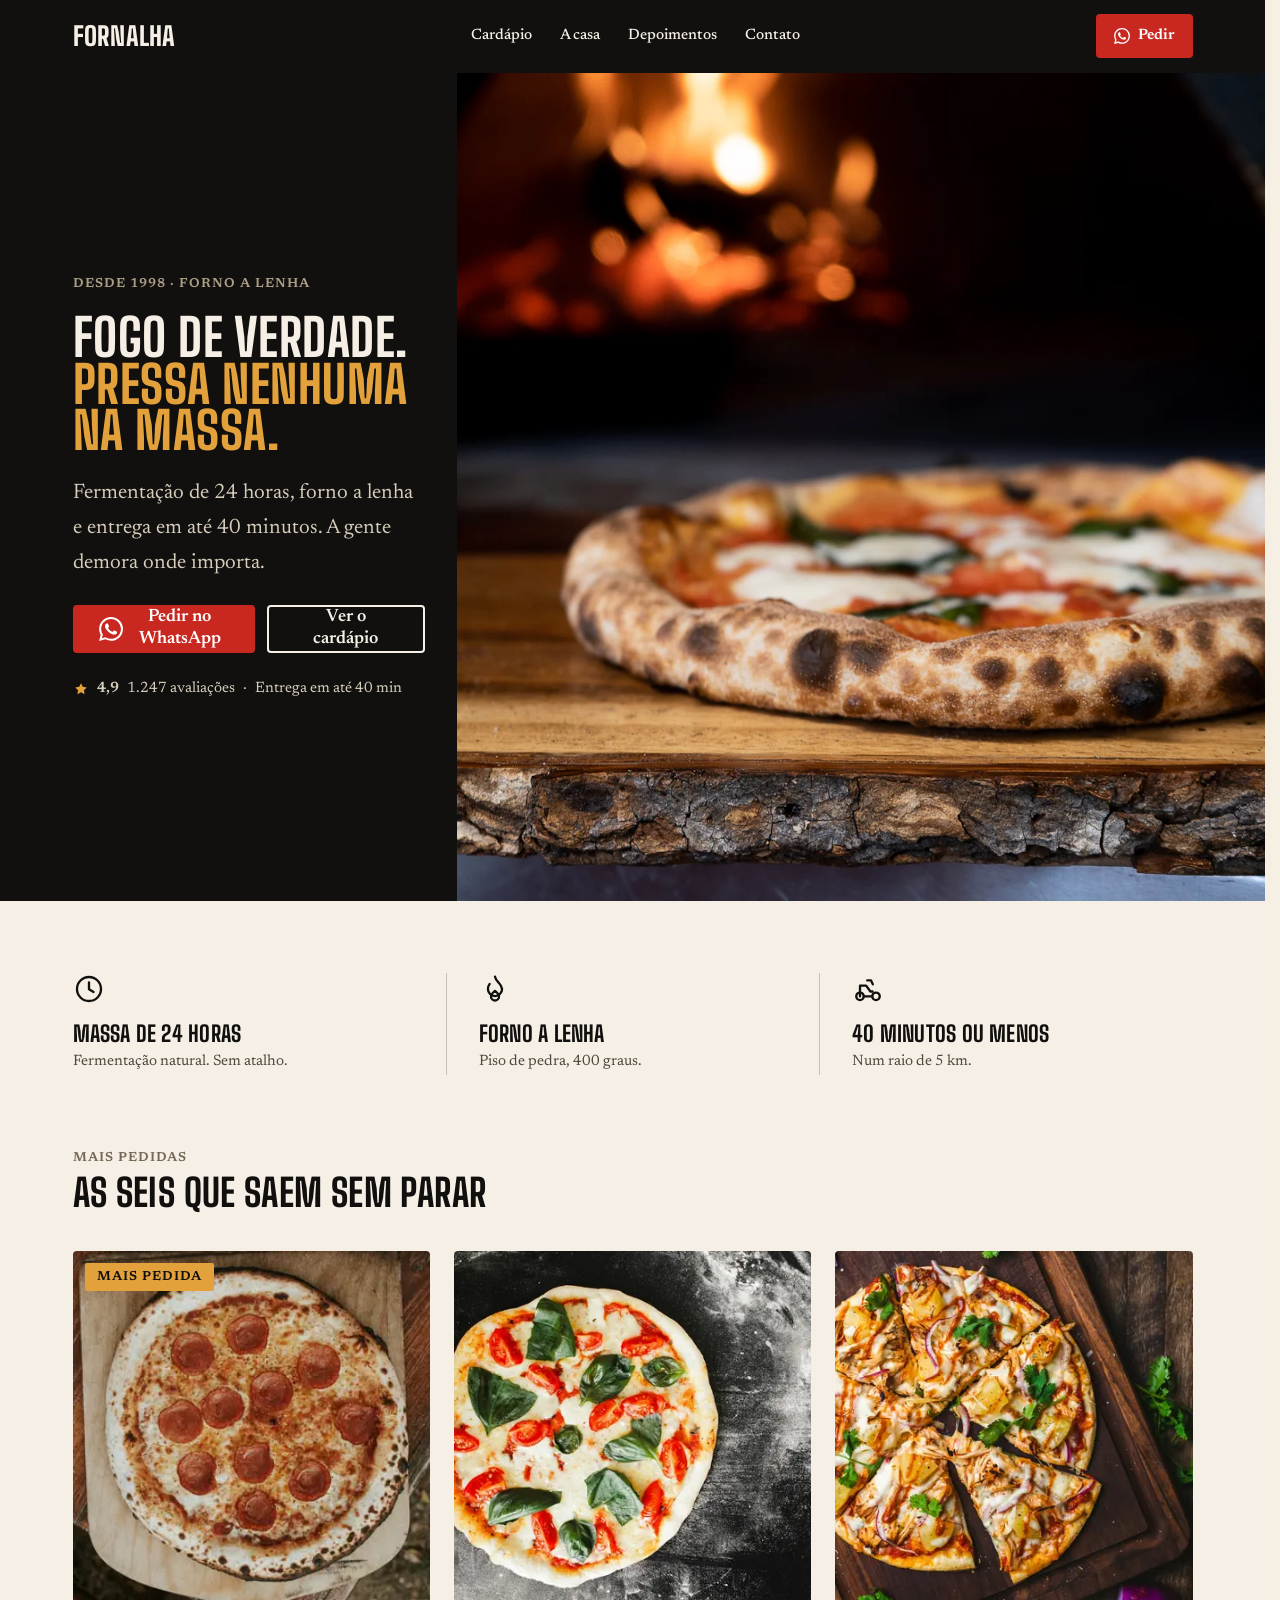
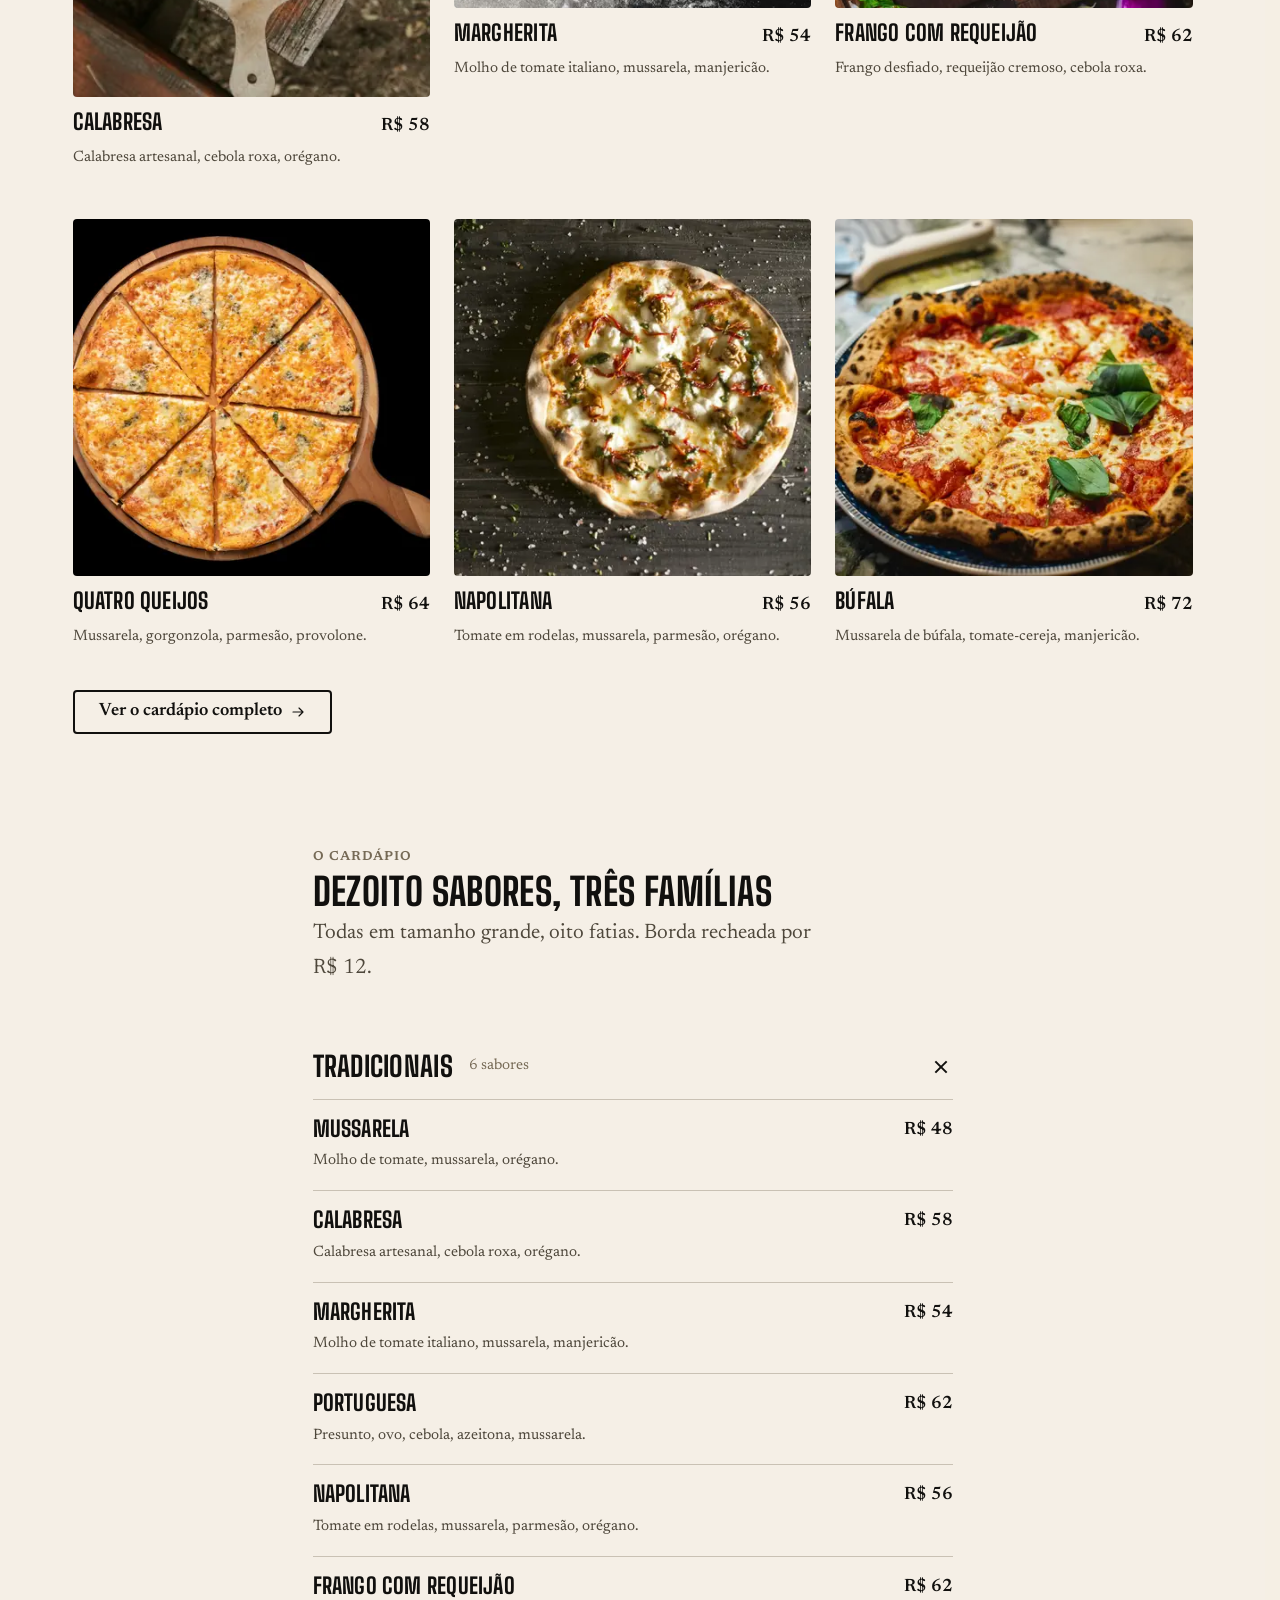
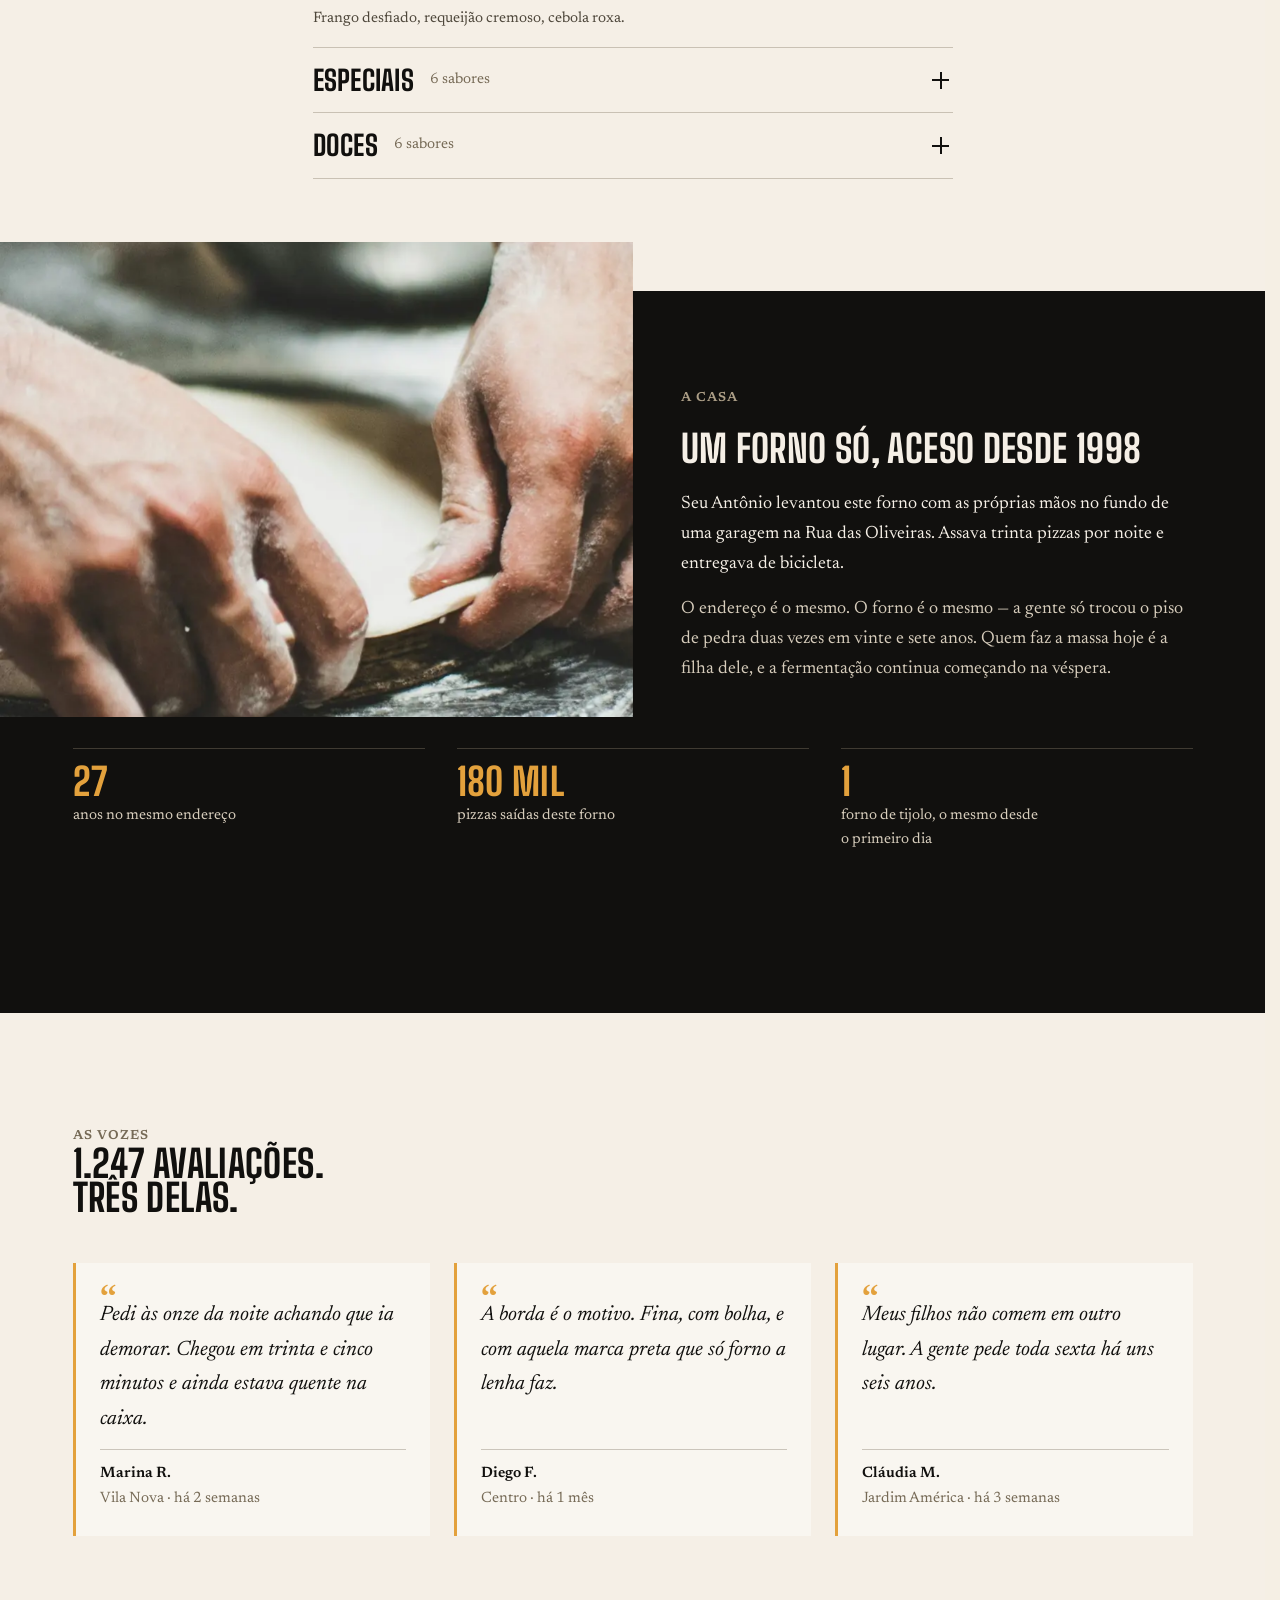
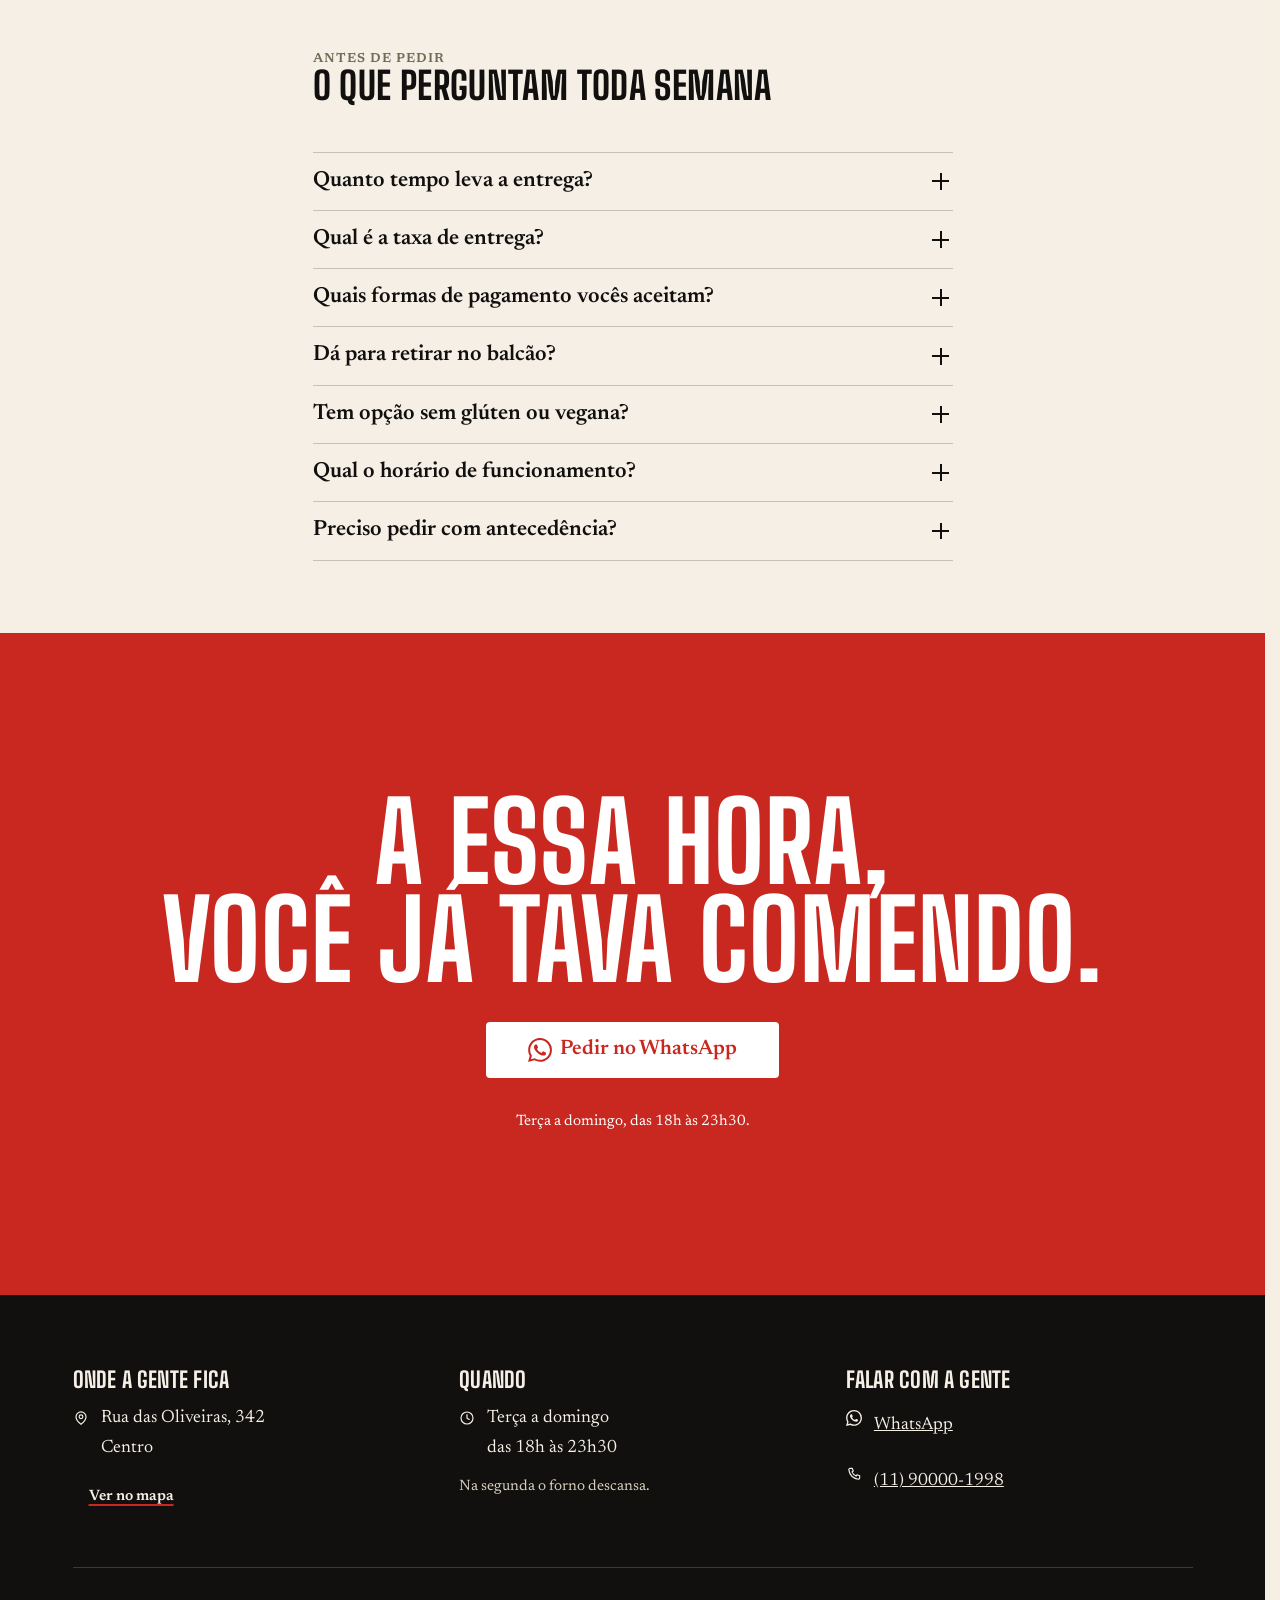
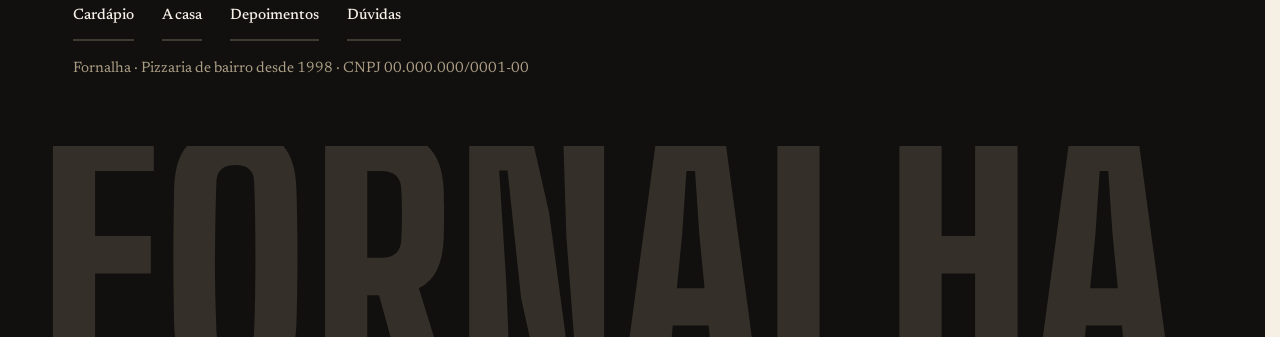
<file: fornalha/index.html>
<!doctype html>
<html lang="pt-BR" class="no-js">
<head>
<meta charset="utf-8">
<meta name="viewport" content="width=device-width, initial-scale=1">

<!-- Marca `js` antes do primeiro paint: o estado inicial oculto da revelação só
     existe sob html.js, então nada some em navegador sem JS.
     ATENÇÃO: esta linha sozinha NÃO garante que o conteúdo apareça. Ela prova
     que há JS, não que o módulo que revela chegou a rodar — e os dois se
     separam (file://, 404, erro de execução). Quem fecha essa lacuna é o
     `onerror` do <script type="module"> no fim do <body>, e o try/catch de
     main.js. Os três formam um contrato só; não mexa em um sem os outros. -->
<script>document.documentElement.classList.replace('no-js','js');</script>

<title>Fornalha — Pizzaria de bairro desde 1998</title>
<meta name="description" content="Massa de fermentação de 24 horas, forno a lenha e entrega em até 40 minutos. Mais de 30 sabores. Peça pelo WhatsApp.">
<meta name="theme-color" content="#12100E">
<link rel="canonical" href="https://fornalha.example/">

<!-- Sem esta linha o navegador pede /favicon.ico por conta própria, leva 404 e
     registra um erro de console — que o Lighthouse conta contra "Best
     Practices". SVG e não .ico: um arquivo, qualquer tamanho, e o white-label
     troca o ASSET sem tocar em código. -->
<link rel="icon" href="assets/favicon.svg" type="image/svg+xml">

<!-- Open Graph -->
<meta property="og:type" content="restaurant.restaurant">
<meta property="og:locale" content="pt_BR">
<meta property="og:site_name" content="Fornalha">
<meta property="og:title" content="Fornalha — Pizzaria de bairro desde 1998">
<meta property="og:description" content="Massa de 24 horas, forno a lenha e entrega em até 40 minutos.">
<meta property="og:url" content="https://fornalha.example/">
<meta property="og:image" content="https://fornalha.example/assets/images/og-fornalha.jpg">
<meta property="og:image:width" content="1200">
<meta property="og:image:height" content="630">
<meta property="og:image:alt" content="Pizza saindo do forno a lenha da Fornalha">

<!-- Twitter -->
<meta name="twitter:card" content="summary_large_image">
<meta name="twitter:title" content="Fornalha — Pizzaria de bairro desde 1998">
<meta name="twitter:description" content="Massa de 24 horas, forno a lenha e entrega em até 40 minutos.">
<meta name="twitter:image" content="https://fornalha.example/assets/images/og-fornalha.jpg">

<!-- Fontes: SELF-HOST, servidas da mesma origem.
     Não há <link> de fonte aqui: as declarações `@font-face` vivem em
     css/concepts/brasa-e-mesa.css, o único arquivo do projeto que pode nomear
     uma família. Trocar o par tipográfico continua sendo trocar aquele arquivo
     e os .woff2 — nenhum componente é tocado, e o <head> nem fica sabendo.
     A justificativa medida (o CDN do Google disputava banda com a foto do LCP)
     está por extenso no cabeçalho daquele arquivo. -->

<!-- Pré-carga do LCP.
     A foto do hero é o Largest Contentful Paint medido — sem esta linha o
     navegador só a descobre depois de baixar e analisar as seis folhas de
     estilo, porque ela está dentro de um <picture> no corpo. Com ela, o
     download começa junto com o CSS.
     `imagesrcset` e `imagesizes` repetem PALAVRA POR PALAVRA o que está no
     <source> lá embaixo: qualquer divergência faz o navegador escolher um
     arquivo diferente aqui e outro lá, e a página baixa a foto duas vezes.
     `type` garante que quem não suporta WebP simplesmente ignora a pré-carga
     em vez de baixar um arquivo que não vai usar. -->
<link rel="preload" as="image" type="image/webp"
      imagesizes="(min-width: 1024px) max(50vw, calc((100vh - 4.5rem) * 1.5)), 100vw"
      imagesrcset="assets/images/hero-forno-640.webp   640w,
                   assets/images/hero-forno-1024.webp 1024w,
                   assets/images/hero-forno-1600.webp 1600w"
      fetchpriority="high">

<!-- Camada 1: conceito (único arquivo com hex e nome de fonte) -->
<link rel="stylesheet" href="css/concepts/brasa-e-mesa.css">
<!-- Camada 2 e 3: arquitetura -->
<link rel="stylesheet" href="css/variables.css">
<link rel="stylesheet" href="css/reset.css">
<link rel="stylesheet" href="css/global.css">
<link rel="stylesheet" href="css/components.css">
<link rel="stylesheet" href="css/sections.css">
<link rel="stylesheet" href="css/responsive.css">

<script type="application/ld+json">
{
  "@context": "https://schema.org",
  "@type": "Restaurant",
  "name": "Fornalha",
  "description": "Pizzaria de bairro desde 1998. Massa de fermentação de 24 horas e forno a lenha.",
  "servesCuisine": "Pizza",
  "priceRange": "$$",
  "url": "https://fornalha.example/",
  "telephone": "+5511900001998",
  "address": {
    "@type": "PostalAddress",
    "streetAddress": "Rua das Oliveiras, 342",
    "addressLocality": "Centro",
    "addressCountry": "BR"
  },
  "openingHoursSpecification": [{
    "@type": "OpeningHoursSpecification",
    "dayOfWeek": ["Tuesday","Wednesday","Thursday","Friday","Saturday","Sunday"],
    "opens": "18:00",
    "closes": "23:30"
  }]
}
</script>

<!-- FAQPage — espelha palavra por palavra a seção [8]. Dado estruturado que
     contradiz a página é pior que dado estruturado nenhum: se as respostas
     mudarem lá embaixo, mudam aqui na mesma edição.
     Nota honesta: desde 2023 o Google só exibe rich result de FAQ para sites
     de governo e saúde. A marcação segue válida e é lida por outros
     buscadores e assistentes — custa ~1 KB e não depende daquele recorte. -->
<script type="application/ld+json">
{
  "@context": "https://schema.org",
  "@type": "FAQPage",
  "mainEntity": [
    { "@type": "Question", "name": "Quanto tempo leva a entrega?",
      "acceptedAnswer": { "@type": "Answer", "text": "Até 40 minutos num raio de 5 km. Fora dessa área a gente calcula o tempo real e avisa antes de confirmar o pedido — nunca depois." } },
    { "@type": "Question", "name": "Qual é a taxa de entrega?",
      "acceptedAnswer": { "@type": "Answer", "text": "R$ 6 até 3 km e R$ 9 de 3 a 5 km. Acima de R$ 120 a entrega sai por nossa conta." } },
    { "@type": "Question", "name": "Quais formas de pagamento vocês aceitam?",
      "acceptedAnswer": { "@type": "Answer", "text": "Pix, dinheiro e cartão na entrega — crédito, débito e vale-refeição." } },
    { "@type": "Question", "name": "Dá para retirar no balcão?",
      "acceptedAnswer": { "@type": "Answer", "text": "Dá, e sai 10% mais barato. É só avisar no WhatsApp que a gente separa e manda uma mensagem quando estiver saindo do forno." } },
    { "@type": "Question", "name": "Tem opção sem glúten ou vegana?",
      "acceptedAnswer": { "@type": "Answer", "text": "Massa sem glúten sim, pedindo com uma hora de antecedência. Queijo vegetal a gente ainda não trabalha — prefere avisar a improvisar." } },
    { "@type": "Question", "name": "Qual o horário de funcionamento?",
      "acceptedAnswer": { "@type": "Answer", "text": "De terça a domingo, das 18h às 23h30. Na segunda o forno descansa." } },
    { "@type": "Question", "name": "Preciso pedir com antecedência?",
      "acceptedAnswer": { "@type": "Answer", "text": "Não. Mas sexta e sábado depois das 20h a fila costuma passar de uma hora, então pedir cedo muda bastante a espera." } }
  ]
}
</script>
</head>

<body>

<a class="skip-link" href="#conteudo">Pular para o conteúdo</a>

<!-- ============================================================================
     SPRITE DE ÍCONES
     Inline de propósito: zero requisição, e `currentColor` permite que o
     white-label recolora os ícones sem tocar em arquivo de imagem.
     Nove ícones de conteúdo, um por função — nenhum reaproveitado para dois
     significados. O marcador do accordion e o botão do menu são desenhados em
     CSS; a estrela da avaliação e a seta do "ver cardápio" já tinham os seus.
     ============================================================================ -->
<svg class="sprite" xmlns="http://www.w3.org/2000/svg" aria-hidden="true">
  <symbol id="i-fire" viewBox="0 0 24 24">
    <path d="M12 2.7c.4 2.3 1.9 3.5 3.1 5A7.6 7.6 0 0 1 17.3 12a5.3 5.3 0 0 1-10.6 0c0-1.5.5-2.7 1.3-3.8"/>
    <path d="M12 20.6a3 3 0 0 1-3-3c0-1.8 3-4.2 3-4.2s3 2.4 3 4.2a3 3 0 0 1-3 3Z"/>
  </symbol>
  <symbol id="i-clock" viewBox="0 0 24 24">
    <circle cx="12" cy="12" r="9"/>
    <path d="M12 7v5.2l3.4 2"/>
  </symbol>
  <symbol id="i-moped" viewBox="0 0 24 24">
    <circle cx="6" cy="17.5" r="2.8"/>
    <circle cx="18" cy="17.5" r="2.8"/>
    <path d="M8.8 17.5h6.4M6 17.5V9.5h4.6l3.2 4.4h1.6M11.4 5.5h2.8l1.4 3"/>
  </symbol>
  <!-- WhatsApp — glifo oficial. Substituiu um balão genérico que era um
       provisório assumido (estava no README como pendência). Diretriz de marca:
       o glifo é usado em cor sólida única para indicar o canal, sem alterar as
       proporções e sem o círculo verde sobre fundo colorido. Único ícone da
       folha desenhado por PREENCHIMENTO — daí `icon--filled` em todo uso. -->
  <symbol id="i-whatsapp" viewBox="0 0 24 24">
    <path d="M17.472 14.382c-.297-.149-1.758-.867-2.03-.967-.273-.099-.471-.148-.67.15-.197.297-.767.966-.94 1.164-.173.199-.347.223-.644.075-.297-.15-1.255-.463-2.39-1.475-.883-.788-1.48-1.761-1.653-2.059-.173-.297-.018-.458.13-.606.134-.133.298-.347.446-.52.149-.174.198-.298.298-.497.099-.198.05-.371-.025-.52-.075-.149-.669-1.612-.916-2.207-.242-.579-.487-.5-.669-.51-.173-.008-.371-.01-.57-.01-.198 0-.52.074-.792.372-.272.297-1.04 1.016-1.04 2.479 0 1.462 1.065 2.875 1.213 3.074.149.198 2.096 3.2 5.077 4.487.709.306 1.262.489 1.694.625.712.227 1.36.195 1.872.118.571-.085 1.758-.719 2.006-1.413.248-.694.248-1.289.173-1.413-.074-.124-.272-.198-.57-.347m-5.421 7.403h-.004a9.87 9.87 0 0 1-5.031-1.378l-.361-.214-3.741.982.998-3.648-.235-.374a9.86 9.86 0 0 1-1.51-5.26c.001-5.45 4.436-9.884 9.888-9.884 2.64 0 5.122 1.03 6.988 2.898a9.825 9.825 0 0 1 2.893 6.994c-.003 5.45-4.437 9.884-9.885 9.884m8.413-18.297A11.815 11.815 0 0 0 12.05 0C5.495 0 .16 5.335.157 11.892c0 2.096.547 4.142 1.588 5.945L.057 24l6.305-1.654a11.882 11.882 0 0 0 5.683 1.448h.005c6.554 0 11.89-5.335 11.893-11.893a11.821 11.821 0 0 0-3.48-8.413Z"/>
  </symbol>
  <!-- Telefone — a linha do `tel:` no rodapé era a única do bloco de contato
       sem ícone, e ficava desalinhada da linha do WhatsApp logo acima. -->
  <symbol id="i-phone" viewBox="0 0 24 24">
    <path d="M6.2 3.5h3.1l1.6 4-2 1.3a12.4 12.4 0 0 0 6.3 6.3l1.3-2 4 1.6v3.1a2 2 0 0 1-2.2 2A17.3 17.3 0 0 1 4.2 5.7a2 2 0 0 1 2-2.2Z"/>
  </symbol>
  <!-- Sacola — CTA do iFood. Sacola e não a marca do iFood: reproduzir logo de
       terceiro exige o arquivo oficial da marca, e um redesenho de memória sai
       errado. O rótulo do botão já diz "iFood"; o ícone diz "fazer pedido", que
       é a função. `#i-moped` não serve: já é a credencial de entrega. -->
  <symbol id="i-bag" viewBox="0 0 24 24">
    <path d="M5.6 7.8h12.8l-1 12.7H6.6L5.6 7.8Z"/>
    <path d="M9 7.8V6.4a3 3 0 0 1 6 0v1.4"/>
  </symbol>
  <symbol id="i-arrow-right" viewBox="0 0 24 24">
    <path d="M4.5 12h15M13.5 6l6 6-6 6"/>
  </symbol>
  <symbol id="i-star" viewBox="0 0 24 24">
    <path d="m12 3.2 2.7 5.5 6 .9-4.3 4.2 1 6-5.4-2.8-5.4 2.8 1-6L3.3 9.6l6-.9L12 3.2Z"/>
  </symbol>
  <symbol id="i-pin" viewBox="0 0 24 24">
    <path d="M19.5 10.3c0 5.6-7.5 11.2-7.5 11.2s-7.5-5.6-7.5-11.2a7.5 7.5 0 0 1 15 0Z"/>
    <circle cx="12" cy="10.2" r="2.8"/>
  </symbol>
</svg>

<!-- Sentinela do header: 1px no topo. Quando sai da viewport, o header ganha
     filete. Sentinela em vez de listener de scroll — ver INTERACTION.md §6.3. -->
<div class="sentinel" data-header-sentinel aria-hidden="true"></div>

<!-- ============================================================================
     [1] HEADER
     Intensidade 1 na curva emocional. Abaixo de 768px não carrega CTA: o hero
     já tem a ação primária e a barra fixa a devolve depois.
     ============================================================================ -->
<header class="site-header theme-dark" data-header>
  <div class="site-header__inner container">

    <!-- `#top` é palavra reservada do HTML: quando nenhum elemento tem esse id,
         o fragmento significa "início do documento". Resolve sem elemento
         âncora, sem JS e honrando `scroll-behavior` (suave em global, `auto`
         sob movimento reduzido — reset.css §movimento).
         O alvo NÃO pode ser o <header>: ele é `position: sticky; top: 0`, então
         seu rect começa em 0 em qualquer rolagem. O navegador só o afastava os
         88px do `scroll-padding-top` e parava, achando o alvo alcançado.
         Medido: clique em 3000px levava a 2912px, não a 0. -->
    <a class="wordmark" href="#top">Fornalha</a>

    <nav class="site-nav" aria-label="Navegação principal">
      <ul class="site-nav__list" role="list">
        <li><a class="nav-link" href="#cardapio">Cardápio</a></li>
        <li><a class="nav-link" href="#a-casa">A casa</a></li>
        <li><a class="nav-link" href="#depoimentos">Depoimentos</a></li>
        <li><a class="nav-link" href="#contato">Contato</a></li>
      </ul>
    </nav>

    <div class="site-header__actions">
      <a class="btn btn--primary btn--sm site-header__cta"
         href="https://wa.me/5511900001998?text=Ol%C3%A1%2C%20quero%20fazer%20um%20pedido."
         target="_blank" rel="noopener"
         aria-label="Pedir no WhatsApp (abre em nova aba)">
        <svg class="icon icon--sm icon--filled" aria-hidden="true"><use href="#i-whatsapp"></use></svg>
        Pedir
      </a>

      <!-- Destino do CTA de plataforma no header. Vazio até o JS instanciar;
           some do DOM junto com o slot se não houver plataforma configurada.
           As classes aqui são os MODIFICADORES deste ponto de uso — é assim que
           header e barra fixa usam o mesmo componente sem divergir. -->
      <span data-cta-slot="btn--sm site-header__cta"></span>

      <button class="menu-toggle" type="button"
              data-menu-toggle
              aria-expanded="false" aria-controls="menu-mobile">
        <span class="menu-toggle__bars" aria-hidden="true"></span>
        <span class="visually-hidden">Menu</span>
      </button>
    </div>

  </div>
</header>

<!-- O tema vai no PAINEL, não no wrapper: `.theme-*` aplica background, e no
     wrapper isso pintaria a área inteira e anularia o scrim. -->
<div class="menu" id="menu-mobile" data-menu-panel>
  <div class="menu__scrim" data-menu-scrim></div>
  <div class="menu__panel theme-dark" role="dialog" aria-modal="true" aria-label="Menu de navegação">

    <nav aria-label="Navegação do menu">
      <ul class="menu__list" role="list">
        <li><a class="menu__link" href="#cardapio">Cardápio</a></li>
        <li><a class="menu__link" href="#a-casa">A casa</a></li>
        <li><a class="menu__link" href="#depoimentos">Depoimentos</a></li>
        <li><a class="menu__link" href="#contato">Contato</a></li>
      </ul>
    </nav>

    <a class="btn btn--primary btn--block menu__cta"
       href="https://wa.me/5511900001998?text=Ol%C3%A1%2C%20quero%20fazer%20um%20pedido."
       target="_blank" rel="noopener"
       aria-label="Pedir no WhatsApp (abre em nova aba)">
      <svg class="icon icon--filled" aria-hidden="true"><use href="#i-whatsapp"></use></svg>
      Pedir no WhatsApp
    </a>

  </div>
</div>

<main id="conteudo">

  <!-- ==========================================================================
       [2] HERO — pico 10 da curva emocional
       O texto NUNCA encosta na foto: no mobile empilha, no desktop divide em
       duas colunas. Contraste do H1 sobe para 16.6:1 e o véu sobre a imagem
       deixa de existir — o fogo desta foto está na parte alta, e sobrepor
       texto ali exigiria escurecer justamente o melhor dela.
       Esta seção não recebe [data-reveal]: animar o LCP atrasa a métrica que
       mais pesa em mobile.
       ========================================================================== -->
  <section class="hero theme-dark" data-hero aria-labelledby="hero-titulo">

    <!-- `sizes` no desktop NÃO descreve a largura da coluna, e isso é
         deliberado. A foto ocupa uma caixa RETRATO com `object-fit: cover`:
         quem determina a resolução necessária é a ALTURA, e `sizes` só sabe
         falar de largura. A conversão é a proporção do arquivo (3:2):
         para cobrir uma caixa de altura H é preciso uma fonte de H × 1,5.
         A altura da caixa é `100svh - --header-h` (4.5rem em ≥1024).
         `max(50vw, …)` cobre a janela ultralarga e baixa, onde a largura volta
         a ser o vínculo. Medido: 1,00× de escala em 1024, 1280 e 1440 — antes,
         descrevendo 80vw, o navegador pegava o arquivo de 1024px e o ampliava
         1,33× justamente na imagem que é o LCP.
         No mobile continua 100vw, e aí quem decide é o DPR — medido com cache
         limpo em 375px: DPR 1 → 640w (38 KB), DPR 2 → 1024w (76 KB),
         DPR 3 → 1600w (150 KB). -->
    <div class="hero__media">
      <picture>
        <source
          type="image/webp"
          sizes="(min-width: 1024px) max(50vw, calc((100vh - 4.5rem) * 1.5)), 100vw"
          srcset="assets/images/hero-forno-640.webp   640w,
                  assets/images/hero-forno-1024.webp 1024w,
                  assets/images/hero-forno-1600.webp 1600w">
        <img
          src="assets/images/hero-forno-1024.jpg"
          sizes="(min-width: 1024px) max(50vw, calc((100vh - 4.5rem) * 1.5)), 100vw"
          srcset="assets/images/hero-forno-640.jpg   640w,
                  assets/images/hero-forno-1024.jpg 1024w,
                  assets/images/hero-forno-1600.jpg 1600w"
          width="1600" height="1067"
          fetchpriority="high" decoding="async"
          alt="Pizza recém-assada sobre a pá de madeira, diante da boca acesa do forno a lenha">
      </picture>
    </div>

    <div class="hero__body container-start">
      <p class="t-eyebrow">Desde 1998 · Forno a lenha</p>

      <!-- Dois tempos: o segundo em âmbar. A quebra dá a estrutura, a cor
           reforça — nenhuma informação depende só dela. -->
      <h1 class="t-hero hero__title" id="hero-titulo">
        Fogo de verdade.<br><span class="hero__title-b">Pressa nenhuma na massa.</span>
      </h1>

      <p class="t-lead">
        Fermentação de 24 horas, forno a lenha e entrega em até 40 minutos.
        A gente demora onde importa.
      </p>

      <div class="hero__actions">
        <a class="btn btn--primary"
           href="https://wa.me/5511900001998?text=Ol%C3%A1%2C%20quero%20fazer%20um%20pedido."
           target="_blank" rel="noopener"
           aria-label="Pedir no WhatsApp (abre em nova aba)">
          <svg class="icon icon--filled" aria-hidden="true"><use href="#i-whatsapp"></use></svg>
          Pedir no WhatsApp
        </a>
        <a class="btn btn--secondary" href="#cardapio">Ver o cardápio</a>
      </div>

      <p class="hero__proof">
        <svg class="icon icon--sm icon--filled hero__star" aria-hidden="true"><use href="#i-star"></use></svg>
        <strong>4,9</strong>
        <span>1.247 avaliações</span>
        <span aria-hidden="true">·</span>
        <span>Entrega em até 40 min</span>
      </p>
    </div>

  </section>

  <!-- ==========================================================================
       [3] FAIXA DE CREDIBILIDADE — pausa 3 na curva emocional
       Primeira respiração depois do pico do hero. Sem imagem, sem cor de
       fundo saturada: três promessas verificáveis, filete e nada mais.
       O h2 é visualmente oculto porque a faixa NÃO deve gritar um título —
       mas a hierarquia de cabeçalhos não pode ter buraco entre h1 e h3.
       Primeiro uso real de [data-reveal]: 40ms de escalonamento entre os
       três itens, o suficiente para ler como sequência sem virar espera.
       ========================================================================== -->
  <section class="creds theme-light section--tight" aria-labelledby="creds-titulo">
    <h2 class="visually-hidden" id="creds-titulo">Como a gente trabalha</h2>

    <!-- `role="list"` explícito: `list-style: none` faz o VoiceOver do Safari
         retirar a semântica de lista. Sem ele, "lista de 3 itens" não é
         anunciado e as três promessas viram três parágrafos soltos. -->
    <ul class="creds__list container" role="list" data-reveal-group>
      <li class="cred" data-reveal>
        <svg class="icon icon--lg cred__icon" aria-hidden="true"><use href="#i-clock"></use></svg>
        <h3 class="t-h5 cred__title">Massa de 24 horas</h3>
        <p class="cred__text t-sm t-muted">Fermentação natural. Sem atalho.</p>
      </li>

      <li class="cred" data-reveal>
        <svg class="icon icon--lg cred__icon" aria-hidden="true"><use href="#i-fire"></use></svg>
        <h3 class="t-h5 cred__title">Forno a lenha</h3>
        <p class="cred__text t-sm t-muted">Piso de pedra, 400 graus.</p>
      </li>

      <li class="cred" data-reveal>
        <svg class="icon icon--lg cred__icon" aria-hidden="true"><use href="#i-moped"></use></svg>
        <h3 class="t-h5 cred__title">40 minutos ou menos</h3>
        <p class="cred__text t-sm t-muted">Num raio de 5 km.</p>
      </li>
    </ul>
  </section>

  <!-- ==========================================================================
       [4] MAIS PEDIDAS — pico 7 na curva emocional
       A vitrine. Sai do abstrato ("boa pizza") para o específico ("essa
       calabresa") e planta a pergunta que a seção [5] responde: o que mais tem?
       Abaixo de 1024px é carrossel: o último card CORTA na borda direita, e o
       corte é a affordance — nenhuma seta decorativa (COMPOSITION.md §2).
       Em ≥1024px vira grade de 3 colunas: ali o corte leria como bug.
       Os cards NÃO são links. Ver a justificativa no protocolo da seção.
       ========================================================================== -->
  <section class="showcase theme-light section" id="mais-pedidas"
           aria-labelledby="showcase-titulo" data-reveal-group>

    <div class="container showcase__head" data-reveal>
      <p class="t-eyebrow">Mais pedidas</p>
      <h2 class="t-display" id="showcase-titulo">As seis que saem sem parar</h2>
    </div>

    <!-- `tabindex="0"` porque a região rola: sem ele, quem navega por teclado
         não alcança os últimos cards no mobile (WCAG 2.1.1). As setas do
         teclado rolam o contêiner — comportamento nativo, zero JS.

         [data-reveal] fica no TRILHO, não nos cards. `overflow-x: auto` faz
         deste elemento um contêiner de rolagem também no eixo de bloco, e
         `animation-timeline: view()` de um filho ancoraria AQUI — numa
         timeline que nunca avança, deixando os cards invisíveis para sempre.
         Medido por `getAnimations()[0].timeline.source`. -->
    <ul class="showcase__track" role="list" tabindex="0"
        aria-label="Pizzas mais pedidas" data-reveal>

      <!-- `--feature` é a QUEBRA DE GRID da página (COMPOSITION.md §1.6): este
           card é mais alto que os cinco irmãos. A exceção cai no item que já é
           o destacado — assim ela carrega informação em vez de ser ruído. -->
      <li class="pcard pcard--feature">
        <div class="pcard__media">
          <p class="pcard__badge">Mais pedida</p>
          <picture>
            <source type="image/webp"
              sizes="(min-width: 1280px) 362px, (min-width: 1024px) 30vw, 15rem"
              srcset="assets/images/produto-calabresa-400.webp 400w,
                      assets/images/produto-calabresa-600.webp 600w,
                      assets/images/produto-calabresa-700.webp 700w,
                      assets/images/produto-calabresa-900.webp 900w">
            <img src="assets/images/produto-calabresa-600.jpg"
              sizes="(min-width: 1280px) 362px, (min-width: 1024px) 30vw, 15rem"
              srcset="assets/images/produto-calabresa-400.jpg 400w,
                      assets/images/produto-calabresa-600.jpg 600w,
                      assets/images/produto-calabresa-700.jpg 700w,
                      assets/images/produto-calabresa-900.jpg 900w"
              width="900" height="900" loading="lazy" decoding="async"
              alt="Pizza de calabresa inteira sobre a pá de madeira, saindo do forno">
          </picture>
        </div>
        <div class="pcard__row">
          <h3 class="t-h5 pcard__name">Calabresa</h3>
          <p class="t-price pcard__price">R$&nbsp;58</p>
        </div>
        <p class="pcard__desc t-sm t-muted">Calabresa artesanal, cebola roxa, orégano.</p>
      </li>

      <li class="pcard">
        <div class="pcard__media">
          <picture>
            <source type="image/webp"
              sizes="(min-width: 1280px) 362px, (min-width: 1024px) 30vw, 15rem"
              srcset="assets/images/produto-margherita-400.webp 400w,
                      assets/images/produto-margherita-600.webp 600w,
                      assets/images/produto-margherita-700.webp 700w,
                      assets/images/produto-margherita-900.webp 900w">
            <img src="assets/images/produto-margherita-600.jpg"
              sizes="(min-width: 1280px) 362px, (min-width: 1024px) 30vw, 15rem"
              srcset="assets/images/produto-margherita-400.jpg 400w,
                      assets/images/produto-margherita-600.jpg 600w,
                      assets/images/produto-margherita-700.jpg 700w,
                      assets/images/produto-margherita-900.jpg 900w"
              width="900" height="900" loading="lazy" decoding="async"
              alt="Pizza margherita sobre pedra escura, com tomate, mussarela e folhas de manjericão">
          </picture>
        </div>
        <div class="pcard__row">
          <h3 class="t-h5 pcard__name">Margherita</h3>
          <p class="t-price pcard__price">R$&nbsp;54</p>
        </div>
        <p class="pcard__desc t-sm t-muted">Molho de tomate italiano, mussarela, manjericão.</p>
      </li>

      <li class="pcard">
        <div class="pcard__media">
          <picture>
            <source type="image/webp"
              sizes="(min-width: 1280px) 362px, (min-width: 1024px) 30vw, 15rem"
              srcset="assets/images/produto-frango-400.webp 400w,
                      assets/images/produto-frango-600.webp 600w,
                      assets/images/produto-frango-700.webp 700w,
                      assets/images/produto-frango-900.webp 900w">
            <img src="assets/images/produto-frango-600.jpg"
              sizes="(min-width: 1280px) 362px, (min-width: 1024px) 30vw, 15rem"
              srcset="assets/images/produto-frango-400.jpg 400w,
                      assets/images/produto-frango-600.jpg 600w,
                      assets/images/produto-frango-700.jpg 700w,
                      assets/images/produto-frango-900.jpg 900w"
              width="900" height="900" loading="lazy" decoding="async"
              alt="Pizza de frango com cebola roxa fatiada sobre tábua de madeira escura">
          </picture>
        </div>
        <div class="pcard__row">
          <h3 class="t-h5 pcard__name">Frango com requeijão</h3>
          <p class="t-price pcard__price">R$&nbsp;62</p>
        </div>
        <p class="pcard__desc t-sm t-muted">Frango desfiado, requeijão cremoso, cebola roxa.</p>
      </li>

      <li class="pcard">
        <div class="pcard__media">
          <picture>
            <source type="image/webp"
              sizes="(min-width: 1280px) 362px, (min-width: 1024px) 30vw, 15rem"
              srcset="assets/images/produto-quatro-queijos-400.webp 400w,
                      assets/images/produto-quatro-queijos-600.webp 600w,
                      assets/images/produto-quatro-queijos-700.webp 700w,
                      assets/images/produto-quatro-queijos-900.webp 900w">
            <img src="assets/images/produto-quatro-queijos-600.jpg"
              sizes="(min-width: 1280px) 362px, (min-width: 1024px) 30vw, 15rem"
              srcset="assets/images/produto-quatro-queijos-400.jpg 400w,
                      assets/images/produto-quatro-queijos-600.jpg 600w,
                      assets/images/produto-quatro-queijos-700.jpg 700w,
                      assets/images/produto-quatro-queijos-900.jpg 900w"
              width="900" height="900" loading="lazy" decoding="async"
              alt="Pizza de quatro queijos fatiada em oito, sobre tábua redonda de madeira">
          </picture>
        </div>
        <div class="pcard__row">
          <h3 class="t-h5 pcard__name">Quatro queijos</h3>
          <p class="t-price pcard__price">R$&nbsp;64</p>
        </div>
        <p class="pcard__desc t-sm t-muted">Mussarela, gorgonzola, parmesão, provolone.</p>
      </li>

      <li class="pcard">
        <div class="pcard__media">
          <picture>
            <source type="image/webp"
              sizes="(min-width: 1280px) 362px, (min-width: 1024px) 30vw, 15rem"
              srcset="assets/images/produto-napolitana-400.webp 400w,
                      assets/images/produto-napolitana-600.webp 600w,
                      assets/images/produto-napolitana-700.webp 700w,
                      assets/images/produto-napolitana-900.webp 900w">
            <img src="assets/images/produto-napolitana-600.jpg"
              sizes="(min-width: 1280px) 362px, (min-width: 1024px) 30vw, 15rem"
              srcset="assets/images/produto-napolitana-400.jpg 400w,
                      assets/images/produto-napolitana-600.jpg 600w,
                      assets/images/produto-napolitana-700.jpg 700w,
                      assets/images/produto-napolitana-900.jpg 900w"
              width="900" height="900" loading="lazy" decoding="async"
              alt="Pizza napolitana recém-saída do forno sobre bancada escura polvilhada de farinha">
          </picture>
        </div>
        <div class="pcard__row">
          <h3 class="t-h5 pcard__name">Napolitana</h3>
          <p class="t-price pcard__price">R$&nbsp;56</p>
        </div>
        <p class="pcard__desc t-sm t-muted">Tomate em rodelas, mussarela, parmesão, orégano.</p>
      </li>

      <li class="pcard">
        <div class="pcard__media">
          <picture>
            <source type="image/webp"
              sizes="(min-width: 1280px) 362px, (min-width: 1024px) 30vw, 15rem"
              srcset="assets/images/produto-bufala-400.webp 400w,
                      assets/images/produto-bufala-600.webp 600w,
                      assets/images/produto-bufala-700.webp 700w,
                      assets/images/produto-bufala-900.webp 900w">
            <img src="assets/images/produto-bufala-600.jpg"
              sizes="(min-width: 1280px) 362px, (min-width: 1024px) 30vw, 15rem"
              srcset="assets/images/produto-bufala-400.jpg 400w,
                      assets/images/produto-bufala-600.jpg 600w,
                      assets/images/produto-bufala-700.jpg 700w,
                      assets/images/produto-bufala-900.jpg 900w"
              width="900" height="900" loading="lazy" decoding="async"
              alt="Pizza de mussarela de búfala com manjericão, borda alta e tostada, em prato azul">
          </picture>
        </div>
        <div class="pcard__row">
          <h3 class="t-h5 pcard__name">Búfala</h3>
          <p class="t-price pcard__price">R$&nbsp;72</p>
        </div>
        <p class="pcard__desc t-sm t-muted">Mussarela de búfala, tomate-cereja, manjericão.</p>
      </li>

    </ul>

    <!-- Secundário de propósito: o primário desta tela é o WhatsApp da barra
         fixa. Este botão só entrega a pergunta plantada pela vitrine. -->
    <div class="container showcase__foot" data-reveal>
      <a class="btn btn--secondary" href="#cardapio">
        Ver o cardápio completo
        <svg class="icon icon--sm" aria-hidden="true"><use href="#i-arrow-right"></use></svg>
      </a>
    </div>

  </section>

  <!-- ==========================================================================
       [5] CARDÁPIO — respiro 4 na curva emocional
       "A mesa". Responde a pergunta plantada pela vitrine e devolve controle:
       quem escolhe, se compromete. Densidade invertida de propósito — nenhuma
       foto, só tipografia, filete e preço à direita.
       Três <details> INDEPENDENTES: fechar sozinho o que o usuário abriu seria
       o oposto de dar controle. O primeiro nasce aberto para que a seção não
       seja uma parede de barras fechadas.
       Os itens não são clicáveis — 18 links levariam a ordem de tabulação a 22
       paradas para uma seção cujo trabalho é ler, não agir.
       ========================================================================== -->
  <section class="carte theme-light section" id="cardapio"
           aria-labelledby="cardapio-titulo" data-reveal-group>
    <div class="container container--narrow">

      <div class="carte__head" data-reveal>
        <p class="t-eyebrow">O cardápio</p>
        <h2 class="t-display" id="cardapio-titulo">Dezoito sabores, três famílias</h2>
        <p class="t-lead">Todas em tamanho grande, oito fatias. Borda recheada por R$&nbsp;12.</p>
      </div>

      <div class="carte__groups" data-reveal>

        <details class="accordion" open>
          <summary class="accordion__head">
            <h3 class="t-h3">Tradicionais</h3>
            <span class="t-sm t-faint">6 sabores</span>
            <span class="accordion__mark" aria-hidden="true"></span>
          </summary>

          <ul class="carte-list" role="list">
            <li class="carte-item">
              <p class="t-h5 carte-item__name">Mussarela</p>
              <p class="t-price carte-item__price">R$&nbsp;48</p>
              <p class="t-sm t-muted carte-item__desc">Molho de tomate, mussarela, orégano.</p>
            </li>
            <li class="carte-item">
              <p class="t-h5 carte-item__name">Calabresa</p>
              <p class="t-price carte-item__price">R$&nbsp;58</p>
              <p class="t-sm t-muted carte-item__desc">Calabresa artesanal, cebola roxa, orégano.</p>
            </li>
            <li class="carte-item">
              <p class="t-h5 carte-item__name">Margherita</p>
              <p class="t-price carte-item__price">R$&nbsp;54</p>
              <p class="t-sm t-muted carte-item__desc">Molho de tomate italiano, mussarela, manjericão.</p>
            </li>
            <li class="carte-item">
              <p class="t-h5 carte-item__name">Portuguesa</p>
              <p class="t-price carte-item__price">R$&nbsp;62</p>
              <p class="t-sm t-muted carte-item__desc">Presunto, ovo, cebola, azeitona, mussarela.</p>
            </li>
            <li class="carte-item">
              <p class="t-h5 carte-item__name">Napolitana</p>
              <p class="t-price carte-item__price">R$&nbsp;56</p>
              <p class="t-sm t-muted carte-item__desc">Tomate em rodelas, mussarela, parmesão, orégano.</p>
            </li>
            <li class="carte-item">
              <p class="t-h5 carte-item__name">Frango com requeijão</p>
              <p class="t-price carte-item__price">R$&nbsp;62</p>
              <p class="t-sm t-muted carte-item__desc">Frango desfiado, requeijão cremoso, cebola roxa.</p>
            </li>
          </ul>
        </details>

        <details class="accordion">
          <summary class="accordion__head">
            <h3 class="t-h3">Especiais</h3>
            <span class="t-sm t-faint">6 sabores</span>
            <span class="accordion__mark" aria-hidden="true"></span>
          </summary>

          <ul class="carte-list" role="list">
            <li class="carte-item">
              <p class="t-h5 carte-item__name">Búfala</p>
              <p class="t-price carte-item__price">R$&nbsp;72</p>
              <p class="t-sm t-muted carte-item__desc">Mussarela de búfala, tomate-cereja, manjericão.</p>
            </li>
            <li class="carte-item">
              <p class="t-h5 carte-item__name">Quatro queijos</p>
              <p class="t-price carte-item__price">R$&nbsp;64</p>
              <p class="t-sm t-muted carte-item__desc">Mussarela, gorgonzola, parmesão, provolone.</p>
            </li>
            <li class="carte-item">
              <p class="t-h5 carte-item__name">Parma</p>
              <p class="t-price carte-item__price">R$&nbsp;84</p>
              <p class="t-sm t-muted carte-item__desc">Presunto de parma, rúcula, lascas de parmesão.</p>
            </li>
            <li class="carte-item">
              <p class="t-h5 carte-item__name">Pepperoni</p>
              <p class="t-price carte-item__price">R$&nbsp;68</p>
              <p class="t-sm t-muted carte-item__desc">Pepperoni italiano, mussarela, orégano.</p>
            </li>
            <li class="carte-item">
              <p class="t-h5 carte-item__name">Cogumelos</p>
              <p class="t-price carte-item__price">R$&nbsp;70</p>
              <p class="t-sm t-muted carte-item__desc">
                Shimeji, shiitake, champignon, alho confitado.<span class="carte-item__tag">vegetariana</span>
              </p>
            </li>
            <li class="carte-item">
              <p class="t-h5 carte-item__name">Vegetariana</p>
              <p class="t-price carte-item__price">R$&nbsp;62</p>
              <p class="t-sm t-muted carte-item__desc">
                Abobrinha, berinjela, pimentão, tomate-cereja.<span class="carte-item__tag">vegetariana</span>
              </p>
            </li>
          </ul>
        </details>

        <details class="accordion">
          <summary class="accordion__head">
            <h3 class="t-h3">Doces</h3>
            <span class="t-sm t-faint">6 sabores</span>
            <span class="accordion__mark" aria-hidden="true"></span>
          </summary>

          <ul class="carte-list" role="list">
            <li class="carte-item">
              <p class="t-h5 carte-item__name">Chocolate ao leite</p>
              <p class="t-price carte-item__price">R$&nbsp;52</p>
              <p class="t-sm t-muted carte-item__desc">Chocolate belga derretido na hora.</p>
            </li>
            <li class="carte-item">
              <p class="t-h5 carte-item__name">Chocolate com morango</p>
              <p class="t-price carte-item__price">R$&nbsp;58</p>
              <p class="t-sm t-muted carte-item__desc">Chocolate meio amargo, morango fresco.</p>
            </li>
            <li class="carte-item">
              <p class="t-h5 carte-item__name">Banana com canela</p>
              <p class="t-price carte-item__price">R$&nbsp;48</p>
              <p class="t-sm t-muted carte-item__desc">Banana caramelizada, canela, açúcar mascavo.</p>
            </li>
            <li class="carte-item">
              <p class="t-h5 carte-item__name">Romeu e Julieta</p>
              <p class="t-price carte-item__price">R$&nbsp;52</p>
              <p class="t-sm t-muted carte-item__desc">Goiabada cascão e queijo minas.</p>
            </li>
            <li class="carte-item">
              <p class="t-h5 carte-item__name">Prestígio</p>
              <p class="t-price carte-item__price">R$&nbsp;56</p>
              <p class="t-sm t-muted carte-item__desc">Chocolate, coco fresco, leite condensado.</p>
            </li>
            <li class="carte-item">
              <p class="t-h5 carte-item__name">Doce de leite</p>
              <p class="t-price carte-item__price">R$&nbsp;56</p>
              <p class="t-sm t-muted carte-item__desc">Doce de leite argentino com castanha-de-caju.</p>
            </li>
          </ul>
        </details>

      </div>
    </div>
  </section>

  <!-- ==========================================================================
       [6] HISTÓRIA DA CASA — imersão 6 na curva emocional
       "A memória". Volta ao escuro, e aqui o escuro não é apetite: é noite e
       tempo. Depois de ver os preços do cardápio, a pergunta é *por que
       esses?* — a história responde e humaniza.
       Inverte o eixo do hero: lá a foto sangra à direita, aqui à esquerda.
       O zigue-zague vertical é o que impede a página de virar pilha de blocos.
       ========================================================================== -->
  <section class="story theme-dark section--lg" id="a-casa"
           aria-labelledby="story-titulo" data-reveal-group>

    <!-- Foto de PROCESSO, não de produto: o gesto, nunca a pose. Sem rosto —
         retrato posado é a marca visual mais forte de template genérico
         (PHOTOGRAPHY.md §2). -->
    <div class="story__media">
      <picture>
        <source type="image/webp"
          sizes="(min-width: 1024px) 50vw, 100vw"
          srcset="assets/images/historia-massa-600.webp   600w,
                  assets/images/historia-massa-900.webp   900w,
                  assets/images/historia-massa-1300.webp 1300w">
        <img src="assets/images/historia-massa-900.jpg"
          sizes="(min-width: 1024px) 50vw, 100vw"
          srcset="assets/images/historia-massa-600.jpg   600w,
                  assets/images/historia-massa-900.jpg   900w,
                  assets/images/historia-massa-1300.jpg 1300w"
          width="1300" height="1625" loading="lazy" decoding="async"
          alt="Mãos enfarinhadas abrindo a massa sobre a bancada de trabalho">
      </picture>
    </div>

    <div class="story__body container-end" data-reveal>
      <p class="t-eyebrow">A casa</p>
      <h2 class="t-display" id="story-titulo">Um forno só, aceso desde 1998</h2>

      <div class="stack">
        <p>
          Seu Antônio levantou este forno com as próprias mãos no fundo de uma
          garagem na Rua das Oliveiras. Assava trinta pizzas por noite e
          entregava de bicicleta.
        </p>
        <p class="t-muted">
          O endereço é o mesmo. O forno é o mesmo — a gente só trocou o piso de
          pedra duas vezes em vinte e sete anos. Quem faz a massa hoje é a filha
          dele, e a fermentação continua começando na véspera.
        </p>
      </div>
    </div>

    <!-- Três números em display gigante. Nenhum repete a faixa de
         credibilidade: lá são promessas de serviço, aqui é tempo acumulado. -->
    <ul class="story__figures container" role="list" data-reveal>
      <li class="figure">
        <p class="figure__value">27</p>
        <p class="figure__label t-sm t-muted">anos no mesmo endereço</p>
      </li>
      <li class="figure">
        <p class="figure__value">180 mil</p>
        <p class="figure__label t-sm t-muted">pizzas saídas deste forno</p>
      </li>
      <li class="figure">
        <p class="figure__value">1</p>
        <p class="figure__label t-sm t-muted">forno de tijolo, o mesmo desde o primeiro dia</p>
      </li>
    </ul>

  </section>

  <!-- ==========================================================================
       [7] DEPOIMENTOS — intensidade 5 na curva emocional
       "As vozes". O usuário já quer; falta autorização social. Terceiros dão a
       permissão que a marca não pode dar sobre si — por isso a prova social
       vem imediatamente antes do fechamento.
       SEM RETRATOS, e isso é decisão, não falta de foto: colar o rosto de uma
       pessoa real de banco de imagem numa frase inventada fabrica um
       depoimento com identidade de terceiro. A pizzaria que usar este layout
       entra com fotos de clientes de verdade, com autorização — ou fica só com
       o nome, que já é o que a página faz aqui.
       ========================================================================== -->
  <section class="voices theme-light section" id="depoimentos"
           aria-labelledby="voices-titulo" data-reveal-group>
    <div class="container">

      <div class="voices__head" data-reveal>
        <p class="t-eyebrow">As vozes</p>
        <h2 class="t-display" id="voices-titulo">1.247 avaliações.<br>Três delas.</h2>
      </div>

      <ul class="voices__list" role="list">

        <li data-reveal>
          <figure class="voice">
            <span class="voice__mark" aria-hidden="true">&ldquo;</span>
            <blockquote class="voice__quote t-quote">
              <p>Pedi às onze da noite achando que ia demorar. Chegou em trinta e cinco minutos e ainda estava quente na caixa.</p>
            </blockquote>
            <figcaption class="voice__by t-sm">
              <span class="voice__name">Marina R.</span>
              <span class="t-faint">Vila Nova · há 2 semanas</span>
            </figcaption>
          </figure>
        </li>

        <li data-reveal>
          <figure class="voice">
            <span class="voice__mark" aria-hidden="true">&ldquo;</span>
            <blockquote class="voice__quote t-quote">
              <p>A borda é o motivo. Fina, com bolha, e com aquela marca preta que só forno a lenha faz.</p>
            </blockquote>
            <figcaption class="voice__by t-sm">
              <span class="voice__name">Diego F.</span>
              <span class="t-faint">Centro · há 1 mês</span>
            </figcaption>
          </figure>
        </li>

        <li data-reveal>
          <figure class="voice">
            <span class="voice__mark" aria-hidden="true">&ldquo;</span>
            <blockquote class="voice__quote t-quote">
              <p>Meus filhos não comem em outro lugar. A gente pede toda sexta há uns seis anos.</p>
            </blockquote>
            <figcaption class="voice__by t-sm">
              <span class="voice__name">Cláudia M.</span>
              <span class="t-faint">Jardim América · há 3 semanas</span>
            </figcaption>
          </figure>
        </li>

      </ul>
    </div>
  </section>

  <!-- ==========================================================================
       [8] FAQ — vale 2 na curva emocional
       "As últimas dúvidas". O bloco mais denso e menos ilustrado da página:
       zero imagem, tipografia menor, energia baixa DE PROPÓSITO — é o vale que
       faz o pico do fechamento doer mais logo abaixo.
       Cada dúvida não respondida aqui é um abandono lá na frente: entrega,
       taxa, pagamento, horário. Todas nascem fechadas — FAQ se varre, não se lê.
       ========================================================================== -->
  <section class="faq theme-light section--tight" id="duvidas"
           aria-labelledby="faq-titulo" data-reveal-group>
    <div class="container container--narrow">

      <div class="faq__head" data-reveal>
        <p class="t-eyebrow">Antes de pedir</p>
        <h2 class="t-display" id="faq-titulo">O que perguntam toda semana</h2>
      </div>

      <div class="faq__list" data-reveal>

        <details class="accordion">
          <summary class="accordion__head">
            <h3 class="t-h4">Quanto tempo leva a entrega?</h3>
            <span class="accordion__mark" aria-hidden="true"></span>
          </summary>
          <p class="faq__answer">
            Até 40 minutos num raio de 5 km. Fora dessa área a gente calcula o
            tempo real e avisa antes de confirmar o pedido — nunca depois.
          </p>
        </details>

        <details class="accordion">
          <summary class="accordion__head">
            <h3 class="t-h4">Qual é a taxa de entrega?</h3>
            <span class="accordion__mark" aria-hidden="true"></span>
          </summary>
          <p class="faq__answer">
            R$ 6 até 3 km e R$ 9 de 3 a 5 km. Acima de R$ 120 a entrega sai por
            nossa conta.
          </p>
        </details>

        <details class="accordion">
          <summary class="accordion__head">
            <h3 class="t-h4">Quais formas de pagamento vocês aceitam?</h3>
            <span class="accordion__mark" aria-hidden="true"></span>
          </summary>
          <p class="faq__answer">
            Pix, dinheiro e cartão na entrega — crédito, débito e vale-refeição.
          </p>
        </details>

        <details class="accordion">
          <summary class="accordion__head">
            <h3 class="t-h4">Dá para retirar no balcão?</h3>
            <span class="accordion__mark" aria-hidden="true"></span>
          </summary>
          <p class="faq__answer">
            Dá, e sai 10% mais barato. É só avisar no WhatsApp que a gente
            separa e manda uma mensagem quando estiver saindo do forno.
          </p>
        </details>

        <details class="accordion">
          <summary class="accordion__head">
            <h3 class="t-h4">Tem opção sem glúten ou vegana?</h3>
            <span class="accordion__mark" aria-hidden="true"></span>
          </summary>
          <p class="faq__answer">
            Massa sem glúten sim, pedindo com uma hora de antecedência. Queijo
            vegetal a gente ainda não trabalha — prefere avisar a improvisar.
          </p>
        </details>

        <details class="accordion">
          <summary class="accordion__head">
            <h3 class="t-h4">Qual o horário de funcionamento?</h3>
            <span class="accordion__mark" aria-hidden="true"></span>
          </summary>
          <p class="faq__answer">
            De terça a domingo, das 18h às 23h30. Na segunda o forno descansa.
          </p>
        </details>

        <details class="accordion">
          <summary class="accordion__head">
            <h3 class="t-h4">Preciso pedir com antecedência?</h3>
            <span class="accordion__mark" aria-hidden="true"></span>
          </summary>
          <p class="faq__answer">
            Não. Mas sexta e sábado depois das 20h a fila costuma passar de uma
            hora, então pedir cedo muda bastante a espera.
          </p>
        </details>

      </div>
    </div>
  </section>

  <!-- ==========================================================================
       [9] FECHAMENTO — pico 10, o segundo e último da página
       "A fome". A ÚNICA tela inteira em vermelho, guardada para o fim. Nada
       novo, nada para ler: uma frase e um botão, no momento em que não sobrou
       objeção. O vale do FAQ logo acima é o que faz este pico doer.
       `data-final-cta` é a sentinela que APAGA a barra fixa de CTA quando esta
       seção entra — sem ela, o usuário veria dois CTAs concorrentes na mesma
       tela exatamente no momento da conversão (INTERACTION.md §7).
       ========================================================================== -->
  <section class="close theme-cta section--lg" id="pedir"
           aria-labelledby="close-titulo" data-final-cta>
    <div class="container close__inner">

      <!-- Quebra manual: a pausa está na vírgula, e é ela que faz a frase
           soar como cutucão amigo em vez de slogan. -->
      <h2 class="t-hero close__title" id="close-titulo">
        A essa hora,<br>você já tava comendo.
      </h2>

      <a class="btn btn--invert btn--lg"
         href="https://wa.me/5511900001998?text=Ol%C3%A1%2C%20quero%20fazer%20um%20pedido."
         target="_blank" rel="noopener"
         aria-label="Pedir no WhatsApp (abre em nova aba)">
        <svg class="icon icon--filled" aria-hidden="true"><use href="#i-whatsapp"></use></svg>
        Pedir no WhatsApp
      </a>

      <!-- Horário real, não urgência inventada. A página é estática e não sabe
           que dia é hoje: "aberto até 23h30" seria mentira na segunda-feira, e
           urgência falsa queima a confiança das oito seções anteriores. -->
      <p class="close__note t-sm">Terça a domingo, das 18h às 23h30.</p>

    </div>
  </section>

</main>

<!-- ==========================================================================
     [10] CONTATO + FOOTER — descida 2 na curva emocional
     Encerrar. Escuro de novo, agora sem drama: o trabalho já foi feito uma
     tela acima. Três blocos de informação verificável e a marca em escala
     máxima, cortada pela borda inferior — a última imagem na retina, sem
     custar um byte de imagem.
     Fica FORA de <main> por duas razões: é rodapé de página, e `main` carrega
     `container-type: inline-size`, que mudaria o contêiner de qualquer
     `position: fixed` aqui dentro.
     ========================================================================== -->
<footer class="site-footer theme-dark" id="contato" aria-labelledby="rodape-titulo">
  <div class="container">

    <!-- Um h2 para o rodapé inteiro, e h3 nas três colunas. Antes as colunas
         eram h2 e apareciam na navegação por cabeçalho como pares das seções
         da página — três entradas de peso máximo para blocos de duas linhas.
         Mesmo recurso da faixa de credibilidade: o título existe para a
         estrutura, não para a tela. -->
    <h2 class="visually-hidden" id="rodape-titulo">Contato e horários</h2>

    <div class="site-footer__cols">

      <div class="site-footer__col">
        <h3 class="t-h5">Onde a gente fica</h3>
        <p class="site-footer__line">
          <svg class="icon icon--sm" aria-hidden="true"><use href="#i-pin"></use></svg>
          <span>Rua das Oliveiras, 342<br>Centro</span>
        </p>
        <!-- Fachada sem imagem: o mapa estático seria a foto de um lugar que
             não existe. O link resolve o mesmo problema com zero byte e zero
             JavaScript de terceiro (MASTER.md §6.6). -->
        <a class="btn btn--ghost btn--sm"
           href="https://www.google.com/maps/search/?api=1&query=Rua+das+Oliveiras+342+Centro"
           target="_blank" rel="noopener"
           aria-label="Ver no mapa — endereço no Google Maps (abre em nova aba)">Ver no mapa</a>
      </div>

      <div class="site-footer__col">
        <h3 class="t-h5">Quando</h3>
        <p class="site-footer__line">
          <svg class="icon icon--sm" aria-hidden="true"><use href="#i-clock"></use></svg>
          <span>Terça a domingo<br>das 18h às 23h30</span>
        </p>
        <p class="t-sm t-muted">Na segunda o forno descansa.</p>
      </div>

      <div class="site-footer__col">
        <h3 class="t-h5">Falar com a gente</h3>
        <p class="site-footer__line">
          <svg class="icon icon--sm icon--filled" aria-hidden="true"><use href="#i-whatsapp"></use></svg>
          <a href="https://wa.me/5511900001998?text=Ol%C3%A1%2C%20quero%20fazer%20um%20pedido."
             target="_blank" rel="noopener"
             aria-label="Pedir no WhatsApp (abre em nova aba)">WhatsApp</a>
        </p>
        <p class="site-footer__line">
          <svg class="icon icon--sm" aria-hidden="true"><use href="#i-phone"></use></svg>
          <a href="tel:+5511900001998">(11) 90000-1998</a>
        </p>
      </div>

    </div>

    <nav class="site-footer__nav" aria-label="Navegação do rodapé">
      <ul class="site-footer__navlist" role="list">
        <li><a class="nav-link" href="#cardapio">Cardápio</a></li>
        <li><a class="nav-link" href="#a-casa">A casa</a></li>
        <li><a class="nav-link" href="#depoimentos">Depoimentos</a></li>
        <li><a class="nav-link" href="#duvidas">Dúvidas</a></li>
      </ul>
    </nav>

    <p class="site-footer__legal t-sm">
      Fornalha · Pizzaria de bairro desde 1998 · CNPJ 00.000.000/0001-00
    </p>

  </div>

  <!-- A marca em escala máxima, cortada pela borda de baixo.
       O nome vive num `data-*` e é desenhado por `content: attr()`, não como
       nó de texto. Não é truque: isto AQUI é grafismo, e grafismo não deveria
       ser texto no DOM. O nome já foi anunciado pelo wordmark do topo (a
       15,8:1); repeti-lo encheria o leitor de tela, não seria selecionável com
       sentido, e — medido — um verificador automático o cobrava a 1,43:1 sem
       ter como saber que WCAG 1.4.3 isenta duas vezes o mesmo elemento (nome
       de marca E decoração pura).
       O nome continua na MARCAÇÃO, que é o que importa para o white-label:
       trocar a marca é editar este atributo, não um seletor de CSS. -->
  <p class="site-footer__mark" data-marca="Fornalha" aria-hidden="true"></p>
</footer>

<!-- ==========================================================================
     BARRA CTA FIXA (mobile)
     Aparece quando o hero sai e SOME quando o fechamento entra — os dois
     gatilhos, por sentinela. Sem o segundo, o usuário veria dois CTAs
     concorrentes na mesma tela no momento da conversão.
     Fora de <main> pelo mesmo motivo do rodapé: `container-type` lá dentro
     mudaria o contêiner de posicionamento deste elemento fixo.
     ========================================================================== -->
<div class="cta-bar theme-dark" data-cta-bar>
  <div class="cta-bar__inner container">
    <a class="btn btn--primary btn--block"
       href="https://wa.me/5511900001998?text=Ol%C3%A1%2C%20quero%20fazer%20um%20pedido."
       target="_blank" rel="noopener"
       aria-label="Pedir no WhatsApp (abre em nova aba)">
      <svg class="icon icon--filled" aria-hidden="true"><use href="#i-whatsapp"></use></svg>
      Pedir no WhatsApp
    </a>
    <!-- Mesmo componente do header, outros modificadores. Ver o <template>
         abaixo — a marcação do botão existe UMA vez no arquivo inteiro.
         `data-cta-curto`: em 320px os dois botões dividem ~129px e o rótulo
         completo quebrava em duas linhas. O aria-label continua completo. -->
    <span data-cta-slot="btn--block" data-cta-curto></span>
  </div>
</div>

<!-- ============================================================================
     PLATAFORMA DE PEDIDO — configuração única de toda a página
     ----------------------------------------------------------------------------
     ÚNICO PONTO A EDITAR. Preencha `data-url` e `data-plataforma` e o botão
     aparece no header E na barra fixa, com os modificadores de cada lugar.
     Vazio, NADA entra no DOM — nem no header, nem na barra: os slots são
     removidos. Não é botão escondido por CSS, que continuaria na ordem de
     tabulação e na árvore de acessibilidade apontando para lugar nenhum.

     NÃO HÁ LÓGICA POR PLATAFORMA em lugar nenhum do projeto. iFood, Anota AI,
     Goomer, Cardápio Web, Delivery Direto ou plataforma própria são todos o
     mesmo caso: nome, URL, ícone. Trocar de plataforma é editar três atributos.

       data-plataforma  nome exibido; compõe "Ver no {nome}"
       data-url         URL da loja. VAZIO = botão não existe
       data-icone       símbolo do sprite (padrão #i-bag)
       data-rotulo      opcional, substitui "Ver no {nome}" inteiro —
                        para plataforma própria, ex.: "Ver o cardápio online"
       data-rotulo-curto  opcional, forma curta para lugares apertados
                        (padrão: o próprio nome). Só o rótulo VISÍVEL encurta;
                        o `aria-label` continua completo em todos os lugares

     Para tingir com a cor da plataforma, defina `--cta-plataforma` no arquivo
     de conceito (Camada 1, o único lugar com hex). Sem isso o botão veste a
     borda pela cor do texto da superfície, como qualquer secundário.
     ============================================================================ -->
<template data-cta-plataforma
          data-plataforma="iFood"
          data-url=""
          data-icone="#i-bag">
  <a class="btn btn--secondary btn--plataforma" target="_blank" rel="noopener">
    <svg class="icon icon--sm" aria-hidden="true"><use href="#i-bag"></use></svg>
    <span data-cta-rotulo></span>
  </a>
</template>

<!-- `onerror` desfaz a marca `js` se o grafo do módulo não carregar — inclusive
     por CORS ao abrir o arquivo por file://, que é o caso que deixava a página
     em branco. Sem isto a promessa do script do <head> é falsa: ele afirma "há
     JS" (verdade), mas quem revela o conteúdo é ESTE módulo, que falha sozinho.
     O evento cobre o grafo inteiro (main → utilities, animations). -->
<script type="module" src="js/main.js"
        onerror="document.documentElement.classList.replace('js','no-js')"></script>
</body>
</html>
</file>
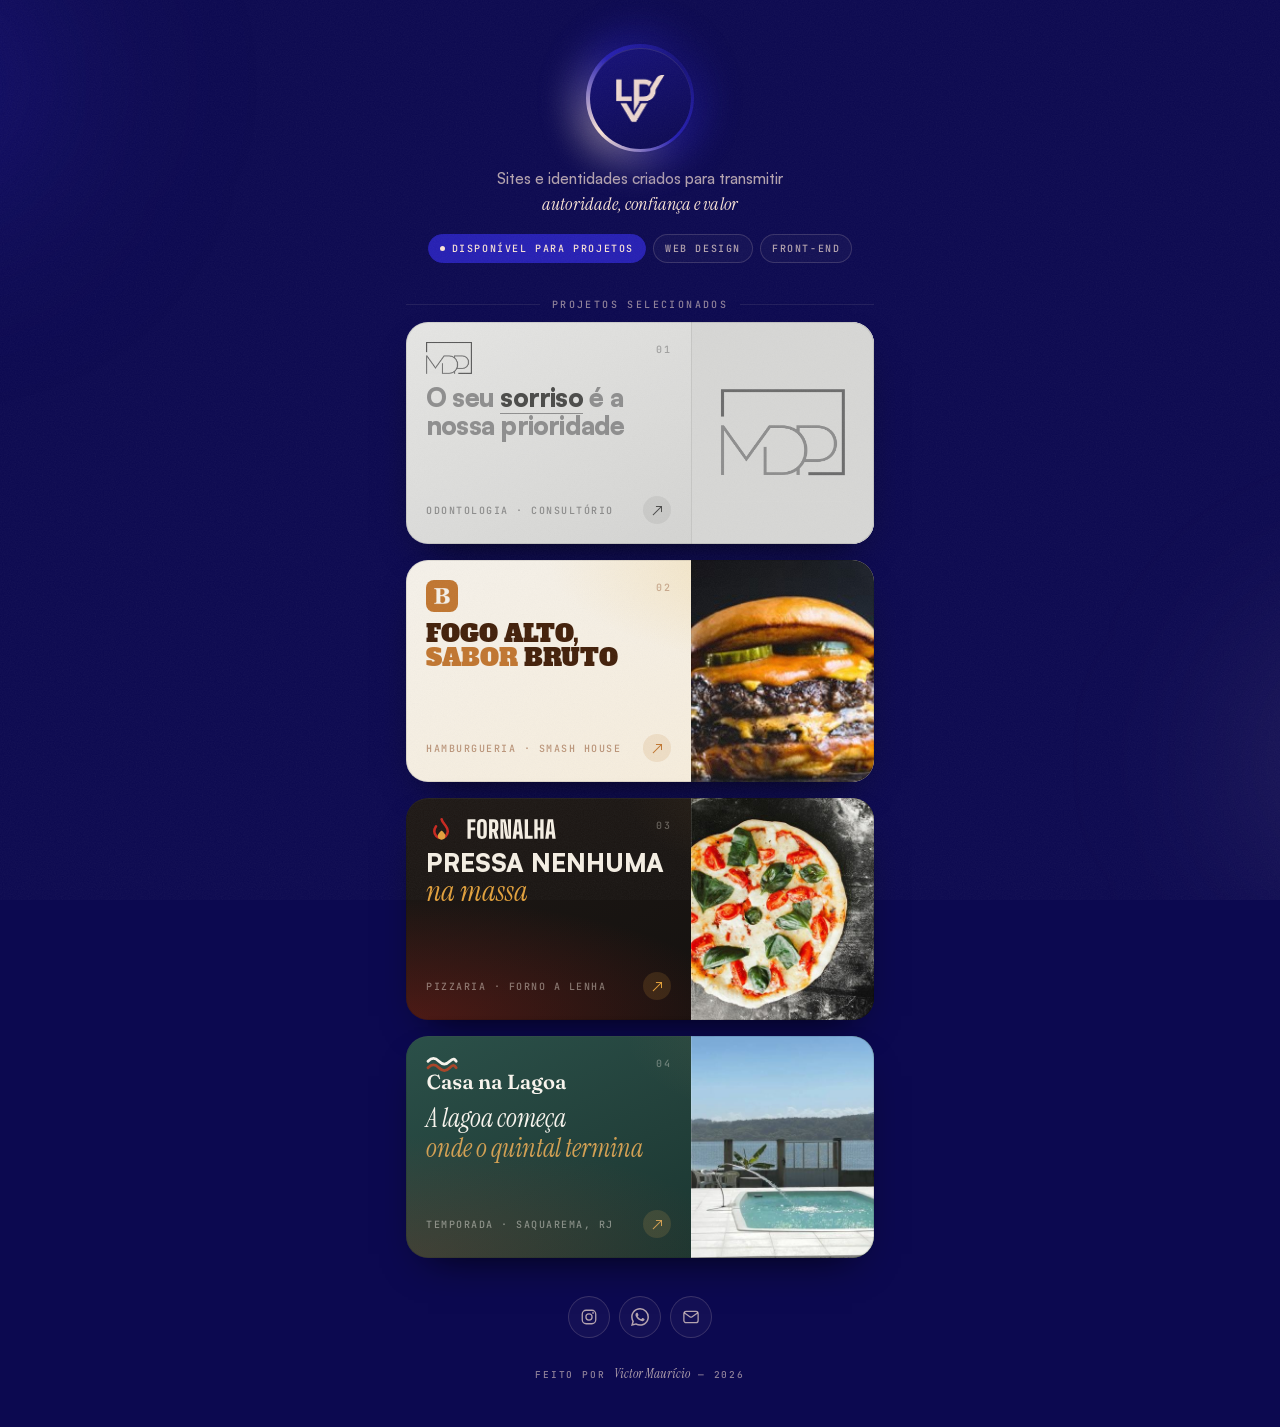
<file: link-na-bio.html>
<!DOCTYPE html>
<html lang="pt-BR">
<head>
<meta charset="UTF-8">
<meta name="viewport" content="width=device-width, initial-scale=1, viewport-fit=cover">
<title>@mauvictorr — Link na Bio</title>
<meta name="description" content="Projetos e canais de contato de @mauvictorr.">
<meta name="theme-color" content="#0C0950">
<meta name="color-scheme" content="dark">

<!-- ============================================================
     LINKS (procure por  data-edit  no HTML)

     • Banner 1 .... https://mdpodontologia.com.br/  (site do cliente,
                     hospedado por ele; nada dele mora neste projeto)
     • Banner 2 .... brasa/  -> landing BRASA Smash House
     • Banner 3 .... fornalha/ -> landing Fornalha (pizzaria)
     • Banner 4 .... casa-na-lagoa/ -> landing Casa na Lagoa (temporada)
                     Relativos SEM barra inicial de propósito: funcionam
                     em vercel.app, domínio próprio, localhost e em
                     subpasta, sem editar. Precisam de servidor: em
                     file:// o navegador não abre index.html.

     • Rodapé ...... Instagram / WhatsApp / E-mail
     ============================================================ -->

<style>
/* ---------- FONTES embutidas em base64 (arquivo 100% offline) ---------- */
@font-face{font-family:'Satoshi';src:url('[data-uri]') format('woff2');font-weight:500;font-style:normal;font-display:swap}
@font-face{font-family:'Satoshi';src:url('[data-uri]') format('woff2');font-weight:700;font-style:normal;font-display:swap}
@font-face{font-family:'Satoshi';src:url('[data-uri]') format('woff2');font-weight:900;font-style:normal;font-display:swap}
@font-face{font-family:'Alfa Slab One';src:url('[data-uri]') format('woff2');font-weight:400;font-style:normal;font-display:swap}
@font-face{font-family:'Instrument Serif';src:url('[data-uri]') format('woff2');font-weight:400;font-style:italic;font-display:swap}
@font-face{font-family:'JetBrains Mono';src:url('[data-uri]') format('woff2');font-weight:500;font-style:normal;font-display:swap}

/* ---------- TOKENS ---------- */
:root{
  /* página — paleta LP Victory (mais escuro dominante no fundo) */
  --bg:#0c0950;
  --bg-soft:#161179;
  --blue:#261fb3;
  --cream:#fbe4d6;
  --ink:#fbe4d6;
  --ink-dim:rgba(251,228,214,.70);
  --ink-mute:rgba(251,228,214,.55);
  --line:rgba(251,228,214,.16);
  --line-soft:rgba(251,228,214,.09);

  /* marca 1 — Marques Drumond & Patrão (extraído da logo) */
  --mdp-bg:#d8d8d6;
  --mdp-bg-2:#e6e6e4;
  --mdp-mid:#8e8e8e;
  --mdp-dark:#6d6d6d;
  --mdp-ink:#4b4b49;

  /* marca 2 — BRASA (extraído da logo) */
  --brasa-cream:#f5f1ea;
  --brasa-sand:#f0d8a1;
  --brasa-orange:#c17630;
  --brasa-clay:#a47251;
  --brasa-amber:#dd9e59;
  --brasa-brown:#43200a;

  /* marca 3 — Fornalha (Camada 1 do site: css/concepts/brasa-e-mesa.css) */
  --forn-ink:#12100e;
  --forn-ink-2:#1e1815;
  --forn-paper:#f5efe4;
  --forn-ember:#c8281f;
  --forn-amber:#e3a13c;

  /* marca 4 — Casa na Lagoa (paleta de assets/css/styles.css do site) */
  --lagoa-deep:#22403a;
  --lagoa-deep-2:#16302b;
  --lagoa-sand:#f7f3ec;
  --lagoa-terra:#a8462a;
  /* Clareamento do --c-gold (#b07c2e) do site: a terracota da marca sobre o
     verde do card dá 1,92:1 e o ouro original 3,10:1 - nenhum dos dois passa.
     Este tom fecha em 4,78:1, acima do 4,5:1 do WCAG AA. */
  --lagoa-gold:#d2a054;

  /* tipografia */
  --sans:'Satoshi',system-ui,-apple-system,'Segoe UI',Roboto,sans-serif;
  --serif:'Instrument Serif',Georgia,'Times New Roman',serif;
  --mono:'JetBrains Mono',ui-monospace,'SF Mono',Consolas,monospace;
  --slab:'Alfa Slab One','Satoshi',Georgia,serif;

  --r-card:22px;
  --shell:520px;
}

/* ---------- BASE ---------- */
*,*::before,*::after{box-sizing:border-box}
html{-webkit-text-size-adjust:100%;overflow-x:hidden}
body{
  margin:0;
  min-height:100dvh;
  max-width:100vw;
  background:var(--bg);
  color:var(--ink);
  font-family:var(--sans);
  font-weight:500;
  line-height:1.5;
  -webkit-font-smoothing:antialiased;
  text-rendering:optimizeLegibility;
  overflow-x:hidden;
}
img{max-width:100%;display:block}
a{color:inherit;text-decoration:none;-webkit-tap-highlight-color:transparent}
:focus-visible{outline:2px solid var(--cream);outline-offset:3px;border-radius:6px}

/* ---------- ATMOSFERA: brilhos + grão ---------- */
.glow{position:fixed;inset:0;pointer-events:none;z-index:0;overflow:hidden}
.glow::before,.glow::after{content:"";position:absolute;border-radius:50%;filter:blur(80px)}
.glow::before{
  width:min(78vw,420px);aspect-ratio:1;top:-14%;left:-22%;
  background:radial-gradient(circle,rgba(38,31,179,.38),transparent 70%);
}
.glow::after{
  width:min(88vw,460px);aspect-ratio:1;bottom:-10%;right:-26%;
  background:radial-gradient(circle,rgba(251,228,214,.11),transparent 70%);
}
.grain{
  position:fixed;inset:0;z-index:2;pointer-events:none;
  opacity:.055;
  background-image:url("data:image/svg+xml;utf8,<svg xmlns='http://www.w3.org/2000/svg' width='160' height='160'><filter id='n'><feTurbulence type='fractalNoise' baseFrequency='.85' numOctaves='3' stitchTiles='stitch'/><feColorMatrix type='saturate' values='0'/></filter><rect width='160' height='160' filter='url(%23n)'/></svg>");
  background-size:160px 160px;
}

/* ---------- SHELL ---------- */
.shell{
  position:relative;z-index:1;
  width:100%;max-width:var(--shell);
  margin-inline:auto;
  padding:clamp(28px,7vw,44px) clamp(18px,5vw,26px) 34px;
  display:flex;flex-direction:column;gap:clamp(26px,7vw,34px);
}

/* ---------- PERFIL ---------- */
.profile{display:flex;flex-direction:column;align-items:center;text-align:center;gap:14px}

.avatar{position:relative;width:clamp(92px,25vw,108px);aspect-ratio:1;display:grid;place-items:center;isolation:isolate}
.avatar__halo{
  position:absolute;inset:-16%;border-radius:50%;z-index:-1;
  background:conic-gradient(from 140deg,#261fb3,#fbe4d6,#261fb3,#161179,#261fb3);
  filter:blur(16px);opacity:.42;
}
.avatar__ring{
  position:absolute;inset:0;border-radius:50%;
  background:conic-gradient(from 140deg,#261fb3,#fbe4d6,#261fb3,#161179,#261fb3);
  animation:spin 14s linear infinite;
}
.avatar__face{
  position:relative;width:calc(100% - 7px);height:calc(100% - 7px);
  border-radius:50%;background:linear-gradient(160deg,#161179,#0c0950);
  display:grid;place-items:center;
  box-shadow:inset 0 1px 0 rgba(251,228,214,.12);
}
.avatar__face img{width:51%;height:auto;object-fit:contain}
@keyframes spin{to{transform:rotate(360deg)}}

.handle{
  margin:2px 0 0;font-size:clamp(25px,7.4vw,31px);font-weight:900;
  letter-spacing:-.035em;line-height:1.1;
}
.handle i{font-family:var(--serif);font-style:italic;font-weight:400;color:rgba(251,228,214,.55);letter-spacing:0}

.bio{
  margin:0;max-width:30ch;
  font-size:clamp(14.5px,4vw,15.5px);line-height:1.55;color:var(--ink-dim);
}
.bio em{font-family:var(--serif);font-style:italic;font-size:1.18em;color:var(--ink);letter-spacing:.005em}

.chips{display:flex;flex-wrap:wrap;justify-content:center;gap:7px;margin-top:2px}
.chip{
  font-family:var(--mono);font-size:10px;letter-spacing:.16em;text-transform:uppercase;
  color:var(--ink-dim);padding:6px 11px;border:1px solid var(--line);border-radius:100px;
  background:rgba(251,228,214,.03);
}
.chip--live{color:var(--cream);border-color:var(--blue);background:var(--blue)}
.chip--live::before{
  content:"";display:inline-block;width:5px;height:5px;border-radius:50%;
  background:var(--cream);margin-right:7px;vertical-align:1px;
  box-shadow:0 0 0 0 rgba(251,228,214,.55);animation:pulse 2.4s ease-out infinite;
}
@keyframes pulse{70%{box-shadow:0 0 0 7px rgba(251,228,214,0)}100%{box-shadow:0 0 0 0 rgba(251,228,214,0)}}

/* ---------- RÓTULO DE SEÇÃO ---------- */
.rule{display:flex;align-items:center;gap:12px;margin-bottom:-6px}
.rule::before,.rule::after{content:"";height:1px;background:var(--line-soft);flex:1}
.rule span{
  font-family:var(--mono);font-size:10px;letter-spacing:.24em;text-transform:uppercase;
  color:var(--ink-mute);white-space:nowrap;
}
.rule i{font-family:var(--serif);font-style:italic;font-size:14px;color:var(--ink-dim);letter-spacing:0}

/* ---------- CARDS ---------- */
.stack{display:grid;grid-template-rows:auto;grid-auto-rows:1fr;gap:16px}

.card{
  position:relative;display:grid;grid-template-columns:minmax(0,1fr) 37%;
  border-radius:var(--r-card);overflow:hidden;isolation:isolate;
  min-height:198px;
  box-shadow:0 1px 0 rgba(255,255,255,.06) inset, 0 18px 40px -22px rgba(0,0,0,.9);
  transition:transform .38s cubic-bezier(.2,.7,.3,1), box-shadow .38s ease;
}
.card::after{
  content:"";position:absolute;inset:0;border-radius:inherit;pointer-events:none;
  box-shadow:inset 0 0 0 1px rgba(0,0,0,.10);
}
@media (hover:hover){
  .card:hover{transform:translateY(-4px);box-shadow:0 1px 0 rgba(255,255,255,.08) inset,0 30px 54px -24px rgba(0,0,0,.95)}
  .card:hover .card__media img{transform:scale(1.055)}
  .card:hover .arrow{transform:translate(3px,-3px)}
}
.card:active{transform:translateY(-1px) scale(.994)}

.card__body{
  display:flex;flex-direction:column;
  padding:clamp(15px,4.4vw,20px);gap:10px;min-width:0;
}
.card__top{display:flex;align-items:flex-start;justify-content:space-between;gap:10px}
.card__logo{height:clamp(26px,7vw,32px);width:auto;object-fit:contain}
.card__num{font-family:var(--mono);font-size:10px;letter-spacing:.18em;opacity:.55}

.card__headline{
  margin:0;flex:1;
  font-size:var(--hl-size);line-height:var(--hl-lh,1.06);
  letter-spacing:var(--hl-ls,-.03em);
  text-wrap:balance;
}
.card__headline em{font-style:normal}

.card__foot{display:flex;align-items:center;justify-content:space-between;gap:10px;margin-top:auto}
.card__name{
  font-family:var(--mono);font-size:9px;letter-spacing:.12em;text-transform:uppercase;
  opacity:.72;min-width:0;overflow:hidden;text-overflow:ellipsis;white-space:nowrap;
}
.card__name b{font-weight:inherit;display:none}
.arrow{
  flex:none;display:grid;place-items:center;width:28px;height:28px;border-radius:50%;
  font-size:13px;line-height:1;
  transition:transform .38s cubic-bezier(.2,.7,.3,1);
}

.card__media{position:relative;overflow:hidden}
.card__media img{position:absolute;inset:0;width:100%;height:100%;object-fit:cover;transition:transform .55s cubic-bezier(.2,.7,.3,1)}
.card__media::after{
  content:"";position:absolute;inset:0;
  box-shadow:inset 1px 0 0 rgba(0,0,0,.08);
}

/* — Card 1: Marques Drumond & Patrão — */
.card--mdp{
  --hl-size:clamp(21px,6.1vw,26px);
  background:linear-gradient(150deg,var(--mdp-bg-2) 0%,var(--mdp-bg) 62%,#cfcfcd 100%);
  color:var(--mdp-dark);
}
.card--mdp .card__logo{filter:brightness(.8) contrast(1.05)}
.card--mdp .card__media{background:#d7d7d5}
.card--mdp .card__media::after{box-shadow:inset 1px 0 0 rgba(109,109,109,.16)}
.card--mdp .card__headline{font-family:var(--sans);font-weight:900;color:var(--mdp-mid)}
.card--mdp .card__headline em{
  color:var(--mdp-ink);
  background-image:linear-gradient(var(--mdp-mid),var(--mdp-mid));
  background-size:100% 1.5px;background-position:0 100%;background-repeat:no-repeat;
  padding-bottom:1px;
}
.card--mdp .card__num,.card--mdp .card__name{color:var(--mdp-dark)}
.card--mdp .arrow{background:rgba(109,109,109,.12);color:var(--mdp-ink)}

/* — Card 2: BRASA — */
.card--brasa{
  --hl-size:clamp(19px,5.5vw,24px);--hl-lh:.98;--hl-ls:-.005em;
  background:
    radial-gradient(120% 90% at 100% 0%,rgba(240,216,161,.85),transparent 58%),
    linear-gradient(155deg,var(--brasa-cream) 0%,#f6ecd9 100%);
  color:var(--brasa-brown);
}
.card--brasa .card__logo{border-radius:8px}
.card--brasa .card__headline{font-family:var(--slab);font-weight:400;text-transform:uppercase;color:var(--brasa-brown)}
.card--brasa .card__headline em{color:var(--brasa-orange)}
.card--brasa .card__num,.card--brasa .card__name{color:var(--brasa-clay)}
.card--brasa .arrow{background:rgba(193,118,48,.14);color:var(--brasa-orange)}

/* — Card 3: Fornalha —
   Único card escuro: a marca é ink-dominante (theme-color #12100E) e o card
   escuro quebra a sequência de dois claros sem sair da paleta da página.
   O logo vem menor que os outros dois porque é um lockup deitado (~5.9:1):
   na mesma altura dos vizinhos ele pesaria o dobro na composição. */
.card--fornalha{
  --hl-size:clamp(18px,4.9vw,25px);--hl-lh:1.04;--hl-ls:-.005em;
  background:
    radial-gradient(118% 88% at 0% 100%,rgba(200,40,31,.30),transparent 62%),
    radial-gradient(88% 72% at 100% 0%,rgba(227,161,60,.15),transparent 60%),
    linear-gradient(152deg,var(--forn-ink-2) 0%,var(--forn-ink) 100%);
  color:var(--forn-paper);
}
.card--fornalha .card__logo{height:clamp(18px,4.9vw,22px)}
/* Caixa alta ecoa a Big Shoulders do site (--font-display); o trecho em
   itálico serifado ecoa a Newsreader, que lá é --font-accent. */
.card--fornalha .card__headline{
  font-family:var(--sans);font-weight:900;text-transform:uppercase;
  color:var(--forn-paper);
}
.card--fornalha .card__headline em{
  font-family:var(--serif);font-style:italic;font-weight:400;
  text-transform:none;letter-spacing:0;font-size:1.16em;
  color:var(--forn-amber);
}
.card--fornalha .card__num,.card--fornalha .card__name{color:rgba(245,239,228,.62)}
.card--fornalha .arrow{background:rgba(227,161,60,.15);color:var(--forn-amber)}
.card--fornalha .card__media{background:var(--forn-ink)}
/* O fio do vizinho é preto sobre card claro; aqui só um fio claro aparece. */
.card--fornalha .card__media::after{box-shadow:inset 1px 0 0 rgba(245,239,228,.13)}

/* — Card 4: Casa na Lagoa —
   Verde da lagoa, que é o theme-color e o favicon do site: numa peça do tamanho
   de um card, a cor é a identidade comprimida. Fica ao lado de um card quase
   preto sem se confundir com ele - um é fuligem, o outro é água. */
.card--lagoa{
  --hl-size:clamp(20px,5.4vw,26px);--hl-lh:1.14;--hl-ls:0;
  background:
    radial-gradient(120% 92% at 0% 100%,rgba(168,70,42,.24),transparent 60%),
    radial-gradient(92% 76% at 100% 0%,rgba(210,160,84,.14),transparent 58%),
    linear-gradient(155deg,#2b5049 0%,var(--lagoa-deep) 48%,var(--lagoa-deep-2) 100%);
  color:var(--lagoa-sand);
}
/* Lockup empilhado (~3,7:1): pede mais altura que um wordmark deitado. */
.card--lagoa .card__logo{height:clamp(30px,8.2vw,38px)}
/* Único card inteiramente em serifa: ecoa a Fraunces do site, que a Link Tree
   não serve. O itálico vem da Instrument Serif, a única serifa self-hosted aqui. */
.card--lagoa .card__headline{
  font-family:var(--serif);font-style:italic;font-weight:400;
  color:var(--lagoa-sand);
}
.card--lagoa .card__headline em{font-style:italic;color:var(--lagoa-gold)}
.card--lagoa .card__num,.card--lagoa .card__name{color:rgba(247,243,236,.62)}
.card--lagoa .arrow{background:rgba(210,160,84,.16);color:var(--lagoa-gold)}
.card--lagoa .card__media{background:var(--lagoa-deep-2)}
.card--lagoa .card__media::after{box-shadow:inset 1px 0 0 rgba(247,243,236,.13)}

/* ---------- RODAPÉ ---------- */
.foot{display:flex;flex-direction:column;align-items:center;gap:16px;margin-top:4px}
.socials{display:flex;flex-wrap:wrap;justify-content:center;gap:9px}
.social{
  display:grid;place-items:center;width:42px;height:42px;border-radius:50%;
  border:1px solid var(--line);background:rgba(251,228,214,.035);color:var(--ink-dim);
  transition:color .25s ease,border-color .25s ease,background .25s ease,transform .25s ease;
}
.social svg{width:18px;height:18px;display:block}
@media (hover:hover){
  .social:hover{color:var(--bg);background:var(--ink);border-color:var(--ink);transform:translateY(-2px)}
}
.social:active{transform:translateY(0) scale(.94)}

.sign{
  font-family:var(--mono);font-size:9.5px;letter-spacing:.2em;text-transform:uppercase;
  color:var(--ink-mute);text-align:center;
}
.sign i{font-family:var(--serif);font-style:italic;font-size:13px;letter-spacing:0;text-transform:none;color:var(--ink-dim)}

/* ---------- ENTRADA ---------- */
.rise{animation:rise .7s cubic-bezier(.2,.7,.3,1) both}
.d1{animation-delay:.05s}.d2{animation-delay:.14s}.d3{animation-delay:.22s}
.d4{animation-delay:.30s}.d5{animation-delay:.38s}.d6{animation-delay:.46s}
.d7{animation-delay:.54s}
@keyframes rise{from{opacity:0;transform:translateY(14px)}to{opacity:1;transform:none}}

/* ---------- BREAKPOINTS ---------- */
@media (min-width:420px){
  .card{min-height:214px}
  .card__name{font-size:10px;letter-spacing:.15em}
  .card__name b{display:inline}
}
@media (min-width:520px){
  .card{grid-template-columns:minmax(0,1fr) 39%;min-height:222px}
}

@media (prefers-reduced-motion:reduce){
  *,*::before,*::after{animation-duration:.001ms!important;animation-iteration-count:1!important;transition-duration:.001ms!important}
}
</style>
</head>
<body>

<div class="glow" aria-hidden="true"></div>
<div class="grain" aria-hidden="true"></div>

<main class="shell">

  <!-- ===== PERFIL ===== -->
  <header class="profile rise d1">
    <div class="avatar">
      <span class="avatar__halo" aria-hidden="true"></span>
      <span class="avatar__ring" aria-hidden="true"></span>
      <span class="avatar__face"><img src="[data-uri]" alt="LP Victory" width="105" height="103"></span>
    </div>

    <p class="bio">Sites e identidades criados para transmitir <em>autoridade, confiança e valor</em></p>

    <div class="chips">
      <span class="chip chip--live">Disponível para projetos</span>
      <span class="chip">Web Design</span>
      <span class="chip">Front-end</span>
    </div>
  </header>

  <!-- ===== BANNERS ===== -->
  <section class="stack" aria-label="Projetos">

    <div class="rule rise d2"><span>Projetos selecionados</span></div>

    <!-- ---------- BANNER 1 ---------- -->
    <a class="card card--mdp rise d3"
       data-edit="banner-1"
       href="https://mdpodontologia.com.br/"
       target="_blank" rel="noopener noreferrer"
       aria-label="Abrir projeto Marques Drumond &amp; Patrão em nova aba">
      <div class="card__body">
        <div class="card__top">
          <img class="card__logo" src="[data-uri]" alt="Marques Drumond &amp; Patrão" width="334" height="233">
          <span class="card__num">01</span>
        </div>
        <h2 class="card__headline">O seu <em>sorriso</em> é a nossa prioridade</h2>
        <div class="card__foot">
          <span class="card__name">Odontologia<b> · Consultório</b></span>
          <span class="arrow" aria-hidden="true">↗</span>
        </div>
      </div>
      <div class="card__media">
        <img src="[data-uri]" alt="" width="660" height="1030" loading="lazy">
      </div>
    </a>

    <!-- ---------- BANNER 2 ---------- -->
    <a class="card card--brasa rise d4"
       data-edit="banner-2"
       href="brasa/"
       target="_blank" rel="noopener noreferrer"
       aria-label="Abrir projeto BRASA Smash House em nova aba">
      <div class="card__body">
        <div class="card__top">
          <img class="card__logo" src="[data-uri]" alt="BRASA Smash House" width="180" height="180">
          <span class="card__num">02</span>
        </div>
        <h2 class="card__headline">Fogo alto,<br><em>sabor</em> bruto</h2>
        <div class="card__foot">
          <span class="card__name">Hamburgueria<b> · Smash House</b></span>
          <span class="arrow" aria-hidden="true">↗</span>
        </div>
      </div>
      <div class="card__media">
        <img src="[data-uri]" alt="" width="252" height="202" loading="lazy">
      </div>
    </a>

    <!-- ---------- BANNER 3 ---------- -->
    <a class="card card--fornalha rise d5"
       data-edit="banner-3"
       href="fornalha/"
       target="_blank" rel="noopener noreferrer"
       aria-label="Abrir projeto Fornalha em nova aba">
      <div class="card__body">
        <div class="card__top">
          <img class="card__logo" src="[data-uri]" alt="Fornalha" width="183" height="31">
          <span class="card__num">03</span>
        </div>
        <h2 class="card__headline">Pressa nenhuma<br><em>na massa</em></h2>
        <div class="card__foot">
          <span class="card__name">Pizzaria<b> · Forno a lenha</b></span>
          <span class="arrow" aria-hidden="true">↗</span>
        </div>
      </div>
      <div class="card__media">
        <img src="[data-uri]" alt="" width="380" height="464" loading="lazy">
      </div>
    </a>

    <!-- ---------- BANNER 4 ---------- -->
    <a class="card card--lagoa rise d6"
       data-edit="banner-4"
       href="casa-na-lagoa/"
       target="_blank" rel="noopener noreferrer"
       aria-label="Abrir projeto Casa na Lagoa em nova aba">
      <div class="card__body">
        <div class="card__top">
          <img class="card__logo" src="[data-uri]" alt="Casa na Lagoa" width="186" height="50">
          <span class="card__num">04</span>
        </div>
        <h2 class="card__headline">A lagoa começa<br><em>onde o quintal termina</em></h2>
        <div class="card__foot">
          <span class="card__name">Temporada<b> · Saquarema, RJ</b></span>
          <span class="arrow" aria-hidden="true">↗</span>
        </div>
      </div>
      <div class="card__media">
        <img src="[data-uri]" alt="" width="380" height="464" loading="lazy">
      </div>
    </a>

  </section>

  <!-- ===== RODAPÉ ===== -->
  <footer class="foot rise d7">
    <nav class="socials" aria-label="Redes sociais">
      <a class="social" data-edit="instagram" href="https://instagram.com/mauvictorr" target="_blank" rel="noopener noreferrer" aria-label="Instagram">
        <svg viewBox="0 0 24 24" fill="none" stroke="currentColor" stroke-width="1.7" stroke-linecap="round" aria-hidden="true">
          <rect x="3" y="3" width="18" height="18" rx="5.2"/><circle cx="12" cy="12" r="4.1"/><circle cx="17.4" cy="6.6" r="1.15" fill="currentColor" stroke="none"/>
        </svg>
      </a>
      <a class="social" data-edit="whatsapp" href="https://wa.me/5521998037238" target="_blank" rel="noopener noreferrer" aria-label="WhatsApp">
        <svg viewBox="0 0 24 24" fill="currentColor" aria-hidden="true">
          <path d="M17.47 14.38c-.3-.15-1.76-.87-2.03-.97-.27-.1-.47-.15-.67.15-.2.3-.77.97-.94 1.16-.17.2-.35.22-.64.08-.3-.15-1.26-.47-2.4-1.48-.88-.79-1.48-1.76-1.65-2.06-.17-.3-.02-.46.13-.6.14-.14.3-.35.45-.53.15-.17.2-.3.3-.5.1-.2.05-.37-.03-.52-.07-.15-.67-1.61-.92-2.2-.24-.58-.49-.5-.67-.51h-.57c-.2 0-.52.07-.8.37-.27.3-1.03 1.02-1.03 2.48 0 1.46 1.06 2.87 1.21 3.07.15.2 2.1 3.2 5.08 4.49.71.3 1.26.49 1.69.62.71.23 1.36.2 1.87.12.57-.09 1.76-.72 2-1.41.25-.7.25-1.29.18-1.42-.08-.12-.28-.2-.57-.34M12.05 21.8h-.01a9.9 9.9 0 0 1-5.03-1.38l-.36-.21-3.74.98 1-3.65-.24-.37a9.86 9.86 0 0 1-1.51-5.26c0-5.45 4.44-9.89 9.89-9.89a9.82 9.82 0 0 1 6.99 2.9 9.83 9.83 0 0 1 2.9 6.99c0 5.45-4.44 9.89-9.89 9.89m8.41-18.3A11.8 11.8 0 0 0 12.05 0C5.5 0 .16 5.34.16 11.89c0 2.1.55 4.14 1.59 5.95L.06 24l6.3-1.65a11.9 11.9 0 0 0 5.69 1.45h.005c6.55 0 11.89-5.34 11.89-11.89a11.8 11.8 0 0 0-3.48-8.4"/>
        </svg>
      </a>
      <a class="social" data-edit="email" href="mailto:victormauricio836@gmail.com" aria-label="E-mail">
        <svg viewBox="0 0 24 24" fill="none" stroke="currentColor" stroke-width="1.7" stroke-linecap="round" stroke-linejoin="round" aria-hidden="true">
          <rect x="2.5" y="4.5" width="19" height="15" rx="3"/><path d="m3.4 6.6 7.5 5.3a2 2 0 0 0 2.2 0l7.5-5.3"/>
        </svg>
      </a>
    </nav>

    <p class="sign">Feito por <i>Victor Maurício</i> — 2026</p>
  </footer>

</main>
</body>
</html>
</file>
<file: casa-na-lagoa/assets/css/styles.css>
/* =========================================================
   Casa na Lagoa · Saquarema
   Landing page — CSS único, mobile-first.
   Sumário:
     1. Design tokens
     2. Reset e base
     3. Utilitários e tipografia
     4. Botões e ícones
     5. Header e navegação
     6. Hero
     7. Barra de fatos
     8. Intro
     9. Galeria + lightbox
    10. Proposta de valor
    11. Experiência (narrativa)
    12. Quartos
    13. Comodidades
    14. Localização
    15. Anfitrião
    16. FAQ
    17. CTA final e rodapé
    18. CTA fixo mobile
    19. Microinterações / reveal
    20. Breakpoints
   ========================================================= */

/* ============ 1. Design tokens ============ */
:root {
  /* --- cor --- */
  --c-bg:            #F7F3EC;  /* areia clara */
  --c-bg-alt:        #EFE7D9;  /* areia */
  --c-surface:       #FFFDF9;
  --c-ink:           #1C2622;  /* verde quase preto */
  --c-ink-soft:      #5A6660;
  --c-line:          #E2D9C9;
  --c-line-strong:   #CFC3AE;
  --c-deep:          #22403A;  /* verde lagoa */
  --c-deep-2:        #16302B;
  --c-accent:        #A8462A;  /* terracota */
  --c-accent-dark:   #8C3820;
  --c-on-dark:       #F7F3EC;
  --c-gold:          #B07C2E;

  /* --- tipografia --- */
  --f-display: "Fraunces", Georgia, "Times New Roman", serif;
  --f-body: "Karla", ui-sans-serif, system-ui, -apple-system, "Segoe UI", sans-serif;

  --fs-eyebrow: .75rem;
  --fs-small:   .875rem;
  --fs-body:    1.0625rem;   /* 17px */
  --fs-lead:    1.1875rem;
  --fs-h4:      1.125rem;
  --fs-h3:      clamp(1.4rem, 1.05rem + 1.6vw, 2rem);
  --fs-h2:      clamp(1.85rem, 1.25rem + 2.9vw, 3.1rem);
  --fs-h1:      clamp(2.4rem, 1.4rem + 5.2vw, 4.6rem);

  --lh-tight: 1.08;
  --lh-head:  1.15;
  --lh-body:  1.62;
  --tr-wide:  .14em;

  /* --- espaçamento (escala 4/8) --- */
  --sp-1: .25rem;  --sp-2: .5rem;   --sp-3: .75rem;  --sp-4: 1rem;
  --sp-5: 1.5rem;  --sp-6: 2rem;    --sp-7: 3rem;    --sp-8: 4rem;
  --sp-9: 6rem;
  --section-y: clamp(3.5rem, 2rem + 7vw, 7.5rem);

  /* --- forma --- */
  --r-sm: 6px;  --r-md: 12px;  --r-lg: 20px;  --r-xl: 28px;  --r-pill: 999px;

  --sh-sm: 0 1px 2px rgba(28,38,34,.06), 0 2px 8px rgba(28,38,34,.05);
  --sh-md: 0 4px 12px rgba(28,38,34,.07), 0 14px 34px rgba(28,38,34,.08);
  --sh-lg: 0 18px 48px rgba(28,38,34,.16);

  /* --- movimento --- */
  --t-fast: 160ms;
  --t-base: 240ms;
  --t-slow: 520ms;
  --ease-out: cubic-bezier(.22,.61,.36,1);
  --ease-soft: cubic-bezier(.4,0,.2,1);

  /* --- layout --- */
  --wrap: 1180px;
  --wrap-pad: clamp(1.15rem, .55rem + 2.4vw, 2.5rem);
  --ctabar-h: 68px;
  --header-h: 55px;   /* padding 24px + altura da marca; vira 66px no desktop */

  /* --- camadas --- */
  --z-base: 1; --z-sticky: 40; --z-header: 60; --z-ctabar: 70; --z-modal: 100;
}

/* ============ 2. Reset e base ============ */
*, *::before, *::after { box-sizing: border-box; }
* { margin: 0; }

html {
  -webkit-text-size-adjust: 100%;
  scroll-behavior: smooth;
  scroll-padding-top: calc(var(--header-h) + 1rem);
}

body {
  background: var(--c-bg);
  color: var(--c-ink);
  font-family: var(--f-body);
  font-size: var(--fs-body);
  line-height: var(--lh-body);
  -webkit-font-smoothing: antialiased;
  overflow-x: hidden;
}

img, picture, svg, iframe { display: block; max-width: 100%; }
img { height: auto; }

a { color: inherit; }

button { font: inherit; color: inherit; background: none; border: 0; }

:where(a, button, summary, [tabindex]):focus-visible {
  outline: 3px solid var(--c-accent);
  outline-offset: 3px;
  border-radius: var(--r-sm);
}

::selection { background: var(--c-deep); color: var(--c-on-dark); }

.skip-link {
  position: absolute; left: var(--sp-4); top: -100px;
  z-index: 200; padding: var(--sp-3) var(--sp-5);
  background: var(--c-deep); color: var(--c-on-dark);
  border-radius: var(--r-md); font-weight: 700;
  transition: top var(--t-fast) var(--ease-out);
}
.skip-link:focus { top: var(--sp-4); }

/* ============ 3. Utilitários e tipografia ============ */
.wrap {
  width: 100%;
  max-width: var(--wrap);
  margin-inline: auto;
  padding-inline: var(--wrap-pad);
}

.section { padding-block: var(--section-y); }
.section--tight { padding-block: calc(var(--section-y) * .7); }

.section-head { max-width: 46ch; margin-bottom: var(--sp-7); }

.eyebrow {
  font-size: var(--fs-eyebrow);
  font-weight: 700;
  letter-spacing: var(--tr-wide);
  text-transform: uppercase;
  color: var(--c-accent);
  display: flex; align-items: center; gap: var(--sp-2);
  margin-bottom: var(--sp-4);
}
.eyebrow--light { color: #F0D9C9; }

.h2, .h3, .h4 { font-family: var(--f-display); font-weight: 600; letter-spacing: -.015em; }
.h2 { font-size: var(--fs-h2); line-height: var(--lh-head); }
.h3 { font-size: var(--fs-h3); line-height: var(--lh-head); }
.h4 { font-size: var(--fs-h4); line-height: 1.3; }

/* 54ch em Karla ≈ 70 caracteres por linha — o `ch` superestima em fonte proporcional */
p { max-width: 54ch; }
p + p { margin-top: var(--sp-4); }

.lead { font-size: var(--fs-lead); font-family: var(--f-display); font-style: italic; color: var(--c-deep); }
.muted { color: var(--c-ink-soft); }
.small { font-size: var(--fs-small); line-height: 1.55; }

.link {
  color: var(--c-accent); font-weight: 700;
  text-decoration: underline; text-underline-offset: 3px;
  text-decoration-thickness: 1.5px;
  transition: color var(--t-fast) var(--ease-out);
}

/* inline + box-decoration-break para poder quebrar em várias linhas em telas de 320px */
.ph {
  display: inline;
  box-decoration-break: clone;
  -webkit-box-decoration-break: clone;
  font-family: var(--f-body); font-size: .8em; font-weight: 700;
  letter-spacing: .04em;
  padding: .1em .5em; border-radius: var(--r-sm);
  background: #F3E2D2; color: var(--c-accent-dark);
  border: 1px dashed var(--c-accent);
}

/* ============ 4. Botões e ícones ============ */
.btn {
  --btn-bg: var(--c-accent);
  --btn-fg: #fff;
  display: inline-flex; align-items: center; justify-content: center;
  gap: var(--sp-2);
  min-height: 48px;
  padding: .8rem 1.5rem;
  border-radius: var(--r-pill);
  background: var(--btn-bg); color: var(--btn-fg);
  font-weight: 700; font-size: 1rem; line-height: 1.2;
  text-decoration: none; text-align: center;
  cursor: pointer;
  transition: background var(--t-base) var(--ease-out),
              transform var(--t-fast) var(--ease-out),
              box-shadow var(--t-base) var(--ease-out),
              color var(--t-base) var(--ease-out);
  touch-action: manipulation;
}
.btn svg { flex: none; transition: transform var(--t-base) var(--ease-out); }
.btn:active { transform: scale(.975); }

.btn--primary { box-shadow: 0 6px 18px rgba(168,70,42,.28); }
.btn--ghost {
  --btn-bg: transparent; --btn-fg: #fff;
  border: 1.5px solid rgba(255,255,255,.6);
  backdrop-filter: blur(6px);
}
.btn--outline {
  --btn-bg: transparent; --btn-fg: var(--c-deep);
  border: 1.5px solid var(--c-line-strong);
}
.btn--sm { min-height: 44px; padding: .5rem 1.1rem; font-size: .9375rem; }  /* 44px = mínimo de alvo de toque */
.btn--lg { min-height: 58px; padding: 1rem 2rem; font-size: 1.0625rem; }

.iconbtn {
  display: grid; place-items: center;
  width: 46px; height: 46px;
  border-radius: var(--r-pill);
  background: rgba(255,255,255,.12);
  color: #fff; cursor: pointer;
  transition: background var(--t-fast) var(--ease-out), transform var(--t-fast) var(--ease-out);
}
.iconbtn svg { width: 22px; height: 22px; }
.iconbtn:active { transform: scale(.94); }

/* ============ 5. Header ============ */
.site-header {
  position: sticky; top: 0; z-index: var(--z-header);
  padding-block: var(--sp-3);
  transition: background var(--t-base) var(--ease-out),
              box-shadow var(--t-base) var(--ease-out),
              color var(--t-base) var(--ease-out);
  color: #fff;
}
.site-header.is-stuck {
  background: rgba(247,243,236,.92);
  backdrop-filter: saturate(1.4) blur(12px);
  box-shadow: 0 1px 0 var(--c-line), var(--sh-sm);
  color: var(--c-ink);
}
.site-header__inner { display: flex; align-items: center; gap: var(--sp-4); }

.brand { display: flex; align-items: center; gap: .6rem; text-decoration: none; margin-right: auto; }
.brand__mark { color: currentColor; flex: none; }
.brand__text { display: flex; flex-direction: column; line-height: 1.1; }
.brand__text strong {
  font-family: var(--f-display); font-weight: 600;
  font-size: 1.0625rem; letter-spacing: -.01em;
}
.brand__text small {
  font-size: .6875rem; letter-spacing: var(--tr-wide);
  text-transform: uppercase; opacity: .75;
}

.site-nav { display: none; gap: var(--sp-5); }
.site-nav a {
  font-size: .9375rem; font-weight: 500; text-decoration: none;
  position: relative; padding-block: .25rem;
}
.site-nav a::after {
  content: ""; position: absolute; left: 0; right: 0; bottom: 0;
  height: 1.5px; background: currentColor;
  transform: scaleX(0); transform-origin: left;
  transition: transform var(--t-base) var(--ease-out);
}

.site-header__cta { display: none; }

/* ============ 6. Hero ============ */
.hero {
  position: relative;
  min-height: 100svh;
  margin-top: calc(-1 * var(--header-h));   /* o hero passa por baixo do header transparente */
  display: flex; align-items: flex-end;
  isolation: isolate;
  overflow: hidden;
}
.hero__media { position: absolute; inset: 0; z-index: -2; }
.hero__media img {
  width: 100%; height: 100%;
  object-fit: cover; object-position: 50% 42%;
}
.hero__scrim {
  position: absolute; inset: 0; z-index: -1;
  background:
    linear-gradient(to top, rgba(11,22,19,.90) 0%, rgba(11,22,19,.55) 38%, rgba(11,22,19,.12) 68%, rgba(11,22,19,.42) 100%);
}
/* No celular o conteúdo do hero é mais alto que a tela, então o respiro de topo
   só empurraria o CTA para fora da dobra. Folga generosa fica para o desktop. */
.hero__content {
  padding-block: var(--sp-6) var(--sp-7);
  color: #fff;
}
.hero__title {
  font-family: var(--f-display); font-weight: 600;
  font-size: var(--fs-h1); line-height: var(--lh-tight);
  letter-spacing: -.025em;
  text-wrap: balance;
  margin-bottom: var(--sp-5);
  text-shadow: 0 2px 24px rgba(0,0,0,.28);
}
.hero__lead {
  font-size: var(--fs-lead); max-width: 34ch;
  color: rgba(255,255,255,.92);
  margin-bottom: var(--sp-5);
}
.hero__facts {
  list-style: none; padding: 0;
  display: flex; flex-wrap: wrap; gap: .5rem .75rem;
  margin-bottom: var(--sp-4);
}
.hero__facts li {
  font-size: .8125rem; font-weight: 600;
  letter-spacing: .04em; text-transform: uppercase;
  padding: .38rem .8rem;
  border: 1px solid rgba(255,255,255,.34);
  border-radius: var(--r-pill);
  background: rgba(255,255,255,.08);
  backdrop-filter: blur(4px);
}
.hero__actions { display: flex; flex-wrap: wrap; gap: var(--sp-3); }
.hero__actions .btn { flex: 1 1 240px; }

/* prova/confiança na primeira tela, logo acima dos botões */
.hero__trust {
  list-style: none; padding: 0;
  display: flex; flex-wrap: wrap; gap: .3rem .9rem;
  margin-bottom: var(--sp-5);
}
.hero__trust li {
  display: flex; align-items: center; gap: .4rem;
  font-size: .8125rem; color: rgba(255,255,255,.86);
}
.hero__trust svg { width: 15px; height: 15px; flex: none; color: #9DC3B4; }

.hero__scroll {
  position: absolute; left: 50%; bottom: .75rem;
  translate: -50% 0;
  width: 26px; height: 42px; border-radius: var(--r-pill);
  border: 1.5px solid rgba(255,255,255,.45);
  display: none; place-items: start center;
  padding-top: 7px;
}
.hero__scroll span {
  width: 3px; height: 8px; border-radius: 2px;
  background: rgba(255,255,255,.85);
  animation: scrollHint 1.9s var(--ease-soft) infinite;
}
@keyframes scrollHint {
  0%, 100% { transform: translateY(0); opacity: 1; }
  60%      { transform: translateY(12px); opacity: 0; }
}

/* ============ 7. Barra de fatos ============ */
.factbar { background: var(--c-deep); color: var(--c-on-dark); }
.factbar__inner {
  display: grid; gap: var(--sp-4);
  padding-block: var(--sp-6);
}
.fact { display: flex; align-items: center; gap: var(--sp-3); }
.fact svg { width: 26px; height: 26px; flex: none; color: #9DC3B4; }
.fact span { display: flex; flex-direction: column; font-size: var(--fs-small); line-height: 1.4; color: rgba(247,243,236,.72); }
.fact b { font-size: 1rem; color: var(--c-on-dark); font-weight: 700; }

/* ============ 8. Intro ============ */
.intro__grid { display: grid; gap: var(--sp-7); }
.intro__text .lead { margin-bottom: var(--sp-4); max-width: 30ch; }

.intro__highlights {
  background: var(--c-surface);
  border: 1px solid var(--c-line);
  border-radius: var(--r-lg);
  padding: var(--sp-5);
  box-shadow: var(--sh-sm);
  align-self: start;
}
.intro__highlights .h4 { margin-bottom: var(--sp-4); }
.highlights { list-style: none; padding: 0; display: grid; gap: var(--sp-4); margin-bottom: var(--sp-4); }
.highlights li { display: flex; gap: var(--sp-3); }
.highlights svg { width: 24px; height: 24px; flex: none; color: var(--c-deep); margin-top: 2px; }
.highlights b { display: block; font-size: .9375rem; }
.highlights span { display: block; font-size: var(--fs-small); color: var(--c-ink-soft); line-height: 1.5; }

/* ============ 9. Galeria ============ */
.gallery-head {
  display: flex; flex-wrap: wrap; align-items: flex-end;
  justify-content: space-between; gap: var(--sp-4);
  margin-bottom: var(--sp-6);
}
.gallery-head .h2 { max-width: 14ch; }

.shot {
  display: block; position: relative; width: 100%;
  padding: 0; overflow: hidden;
  border-radius: var(--r-md);
  background: var(--c-bg-alt);
  cursor: pointer;
}
/* <picture> é só um invólucro: precisa herdar a caixa para o crop do .shot funcionar */
.shot picture { display: block; width: 100%; height: 100%; }
.shot img {
  width: 100%; height: 100%; object-fit: cover;
  transition: transform var(--t-slow) var(--ease-out), filter var(--t-base) var(--ease-out);
}
.shot__zoom {
  position: absolute; right: 10px; bottom: 10px;
  width: 38px; height: 38px; border-radius: var(--r-pill);
  display: grid; place-items: center;
  background: rgba(22,48,43,.6); color: #fff;
  backdrop-filter: blur(4px);
  opacity: 0; transform: scale(.85);
  transition: opacity var(--t-base) var(--ease-out), transform var(--t-base) var(--ease-out);
  pointer-events: none;
}
.shot__zoom svg { width: 17px; height: 17px; }
.shot:focus-visible .shot__zoom { opacity: 1; transform: scale(1); }

.gallery-lead { margin-bottom: var(--sp-4); }
.gallery-lead .shot { aspect-ratio: 4 / 3; }
.gallery-lead figcaption {
  margin-top: var(--sp-3);
  font-size: var(--fs-small); color: var(--c-ink-soft);
  font-family: var(--f-display); font-style: italic;
}

/* mobile: faixa horizontal com scroll-snap */
.gallery {
  display: flex; gap: var(--sp-3);
  overflow-x: auto; overscroll-behavior-x: contain;
  scroll-snap-type: x mandatory;
  -webkit-overflow-scrolling: touch;
  padding-bottom: var(--sp-3);
  margin-inline: calc(-1 * var(--wrap-pad));
  padding-inline: var(--wrap-pad);
  scrollbar-width: thin;
}
.gallery__item { flex: 0 0 78%; scroll-snap-align: center; margin: 0; }
.gallery__item .shot { aspect-ratio: 3 / 4; }

.gallery-note { margin-top: var(--sp-4); }
.gallery-note__cta { margin-top: var(--sp-3); }

/* --- lightbox --- */
.lightbox {
  inset: 0; margin: 0;
  width: 100vw; max-width: 100vw;
  height: 100dvh; max-height: 100dvh;
  padding: 0; border: 0;
  background: #0D1614; color: #fff;
  overflow: hidden;
}
.lightbox::backdrop { background: rgba(9,18,16,.94); }
.lightbox[open] { display: grid; grid-template-rows: auto 1fr; }

.lightbox__bar {
  display: flex; align-items: center; justify-content: space-between;
  padding: max(var(--sp-3), env(safe-area-inset-top)) var(--sp-4) var(--sp-3);
  z-index: 2;
}
.lightbox__count {
  font-size: var(--fs-small); font-weight: 700;
  letter-spacing: var(--tr-wide);
  color: rgba(255,255,255,.75);
}
.lightbox__stage {
  display: grid; grid-template-rows: 1fr auto;
  gap: var(--sp-3); min-height: 0;
  padding: 0 var(--sp-3) max(var(--sp-5), env(safe-area-inset-bottom));
}
.lightbox__stage img {
  width: 100%; height: 100%;
  object-fit: contain; min-height: 0;
  border-radius: var(--r-sm);
}
.lightbox__stage figcaption {
  text-align: center; font-size: var(--fs-small);
  color: rgba(255,255,255,.7); line-height: 1.45;
  max-width: 60ch; margin-inline: auto;
}
.iconbtn--nav {
  position: absolute; top: 50%; translate: 0 -50%;
  width: 52px; height: 52px;
  background: rgba(255,255,255,.14);
  backdrop-filter: blur(6px);
}
.iconbtn--prev { left: var(--sp-3); }
.iconbtn--prev svg { transform: rotate(180deg); }
.iconbtn--next { right: var(--sp-3); }

/* ============ 10. Proposta de valor ============ */
.value { background: var(--c-bg-alt); }
.value .intro__grid { margin-bottom: var(--sp-8); }
.value__grid { list-style: none; padding: 0; display: grid; gap: var(--sp-4); }
.value__card {
  background: var(--c-surface);
  border: 1px solid var(--c-line);
  border-radius: var(--r-lg);
  padding: var(--sp-5);
  transition: transform var(--t-base) var(--ease-out), box-shadow var(--t-base) var(--ease-out);
}
.value__icon { width: 30px; height: 30px; color: var(--c-accent); margin-bottom: var(--sp-4); }
.value__card .h4 { margin-bottom: var(--sp-3); text-wrap: balance; }
.value__card p { font-size: var(--fs-small); color: var(--c-ink-soft); }

/* ============ 11. Experiência ============ */
.story { display: grid; gap: var(--sp-5); margin-bottom: var(--sp-8); }
.story:last-child { margin-bottom: 0; }
.story__media { border-radius: var(--r-lg); overflow: hidden; background: var(--c-bg-alt); }
.story__media img { width: 100%; aspect-ratio: 4 / 3; object-fit: cover; }
.story__index {
  font-family: var(--f-display); font-style: italic;
  color: var(--c-accent); font-size: 1rem;
  margin-bottom: var(--sp-2);
}
.story__text .h3 { margin-bottom: var(--sp-4); text-wrap: balance; }
.story__tags { list-style: none; padding: 0; display: flex; flex-wrap: wrap; gap: var(--sp-2); margin-top: var(--sp-5); }
.story__tags li {
  font-size: .8125rem; font-weight: 600;
  padding: .35rem .75rem; border-radius: var(--r-pill);
  background: var(--c-bg-alt); color: var(--c-deep);
  border: 1px solid var(--c-line);
}

/* ============ 12. Quartos ============ */
.rooms { background: var(--c-bg-alt); }
.rooms__grid { list-style: none; padding: 0; display: grid; gap: var(--sp-5); }
.room {
  background: var(--c-surface);
  border: 1px solid var(--c-line);
  border-radius: var(--r-lg);
  overflow: hidden;
}
.room img { width: 100%; aspect-ratio: 4 / 3; object-fit: cover; }
.room__body { padding: var(--sp-5); }
.room__body .h4 { margin-bottom: var(--sp-2); }
.room__bed {
  display: flex; align-items: center; gap: var(--sp-2);
  font-weight: 700; color: var(--c-deep); margin-bottom: var(--sp-3);
}
.room__bed svg { width: 22px; height: 22px; flex: none; }

.note {
  display: flex; gap: var(--sp-3); align-items: flex-start;
  max-width: 58ch; margin-top: var(--sp-6);
  padding: var(--sp-4) var(--sp-5);
  background: var(--c-surface);
  border: 1px solid var(--c-line);
  border-left: 3px solid var(--c-accent);
  border-radius: var(--r-md);
  font-size: var(--fs-small); line-height: 1.55;
}
.note svg { width: 20px; height: 20px; flex: none; color: var(--c-accent); margin-top: 3px; }

/* ============ 13. Comodidades ============ */
.amenities__grid { display: grid; gap: var(--sp-6); }
.amgroup .h4 {
  display: flex; align-items: center; gap: var(--sp-2);
  padding-bottom: var(--sp-3); margin-bottom: var(--sp-4);
  border-bottom: 1px solid var(--c-line);
}
.amgroup .h4 svg { width: 22px; height: 22px; color: var(--c-accent); flex: none; }

.amlist { list-style: none; padding: 0; display: grid; gap: var(--sp-2); }
.amlist li {
  position: relative; padding-left: 1.6rem;
  font-size: var(--fs-small); line-height: 1.5;
}
.amlist li::before {
  content: ""; position: absolute; left: 0; top: .45em;
  width: 9px; height: 9px; border-radius: 2px;
  background: var(--c-deep); opacity: .55;
}
.amlist--off li { color: var(--c-ink-soft); }
.amlist--off li::before {
  background: none; top: .34em; left: .1rem;
  width: 11px; height: 2px; border-radius: 2px;
  background: var(--c-line-strong); opacity: 1;
}

.amenities__foot {
  display: grid; gap: var(--sp-5);
  margin-block: var(--sp-7) var(--sp-5);
  padding-top: var(--sp-6);
  border-top: 1px solid var(--c-line);
}
.amnot .h4 { margin-bottom: var(--sp-4); }

/* ============ 14. Localização ============ */
.location { background: var(--c-bg-alt); }
.location__grid { display: grid; gap: var(--sp-6); }
.loc-list { list-style: none; padding: 0; display: grid; gap: var(--sp-4); margin-block: var(--sp-5); }
.loc-list li { display: flex; gap: var(--sp-3); }
.loc-list svg { width: 24px; height: 24px; flex: none; color: var(--c-accent); margin-top: 2px; }
.loc-list b { display: block; }
.loc-list span { display: block; font-size: var(--fs-small); color: var(--c-ink-soft); line-height: 1.5; }

.location__map { align-self: start; }
.location__map iframe {
  width: 100%; aspect-ratio: 4 / 3; border: 0;
  border-radius: var(--r-lg);
  border: 1px solid var(--c-line);
  background: var(--c-surface);
  filter: saturate(.82) contrast(.96);
}
.location__map p { margin-top: var(--sp-2); }

/* ============ 15. Anfitrião ============ */
.host__card {
  background: var(--c-deep); color: var(--c-on-dark);
  border-radius: var(--r-xl);
  padding: var(--sp-6) var(--sp-5);
  max-width: 900px;
}
.host__card .eyebrow { color: #E9B99F; }
.host__intro { display: flex; gap: var(--sp-4); align-items: center; margin-bottom: var(--sp-6); }
.host__avatar {
  width: 84px; height: 84px; flex: none;
  border-radius: var(--r-pill); object-fit: cover;
  border: 2px solid rgba(247,243,236,.28);
}
.host__badge {
  display: inline-flex; align-items: center; gap: var(--sp-2);
  margin-top: var(--sp-2);
  font-size: var(--fs-small); color: rgba(247,243,236,.78);
}
.host__badge svg { width: 18px; height: 18px; color: #9DC3B4; }

/* Aviso vem antes dos números: impede que 5,0 seja lido como nota da casa */
.host__notice {
  display: flex; gap: var(--sp-3); align-items: flex-start;
  max-width: none;
  margin-bottom: var(--sp-6);
  padding: var(--sp-4) var(--sp-5);
  background: rgba(247,243,236,.08);
  border: 1px solid rgba(247,243,236,.2);
  border-left: 3px solid #E9B99F;
  border-radius: var(--r-md);
  font-size: var(--fs-small); line-height: 1.55;
  color: rgba(247,243,236,.8);
}
.host__notice svg { width: 20px; height: 20px; flex: none; color: #E9B99F; margin-top: 2px; }
.host__notice strong { color: var(--c-on-dark); }

.host__stats-title {
  font-family: var(--f-body);
  font-size: .6875rem; font-weight: 700;
  letter-spacing: var(--tr-wide); text-transform: uppercase;
  color: rgba(247,243,236,.62);
  margin-bottom: var(--sp-3);
}
.host__stats {
  display: grid; grid-template-columns: repeat(3, 1fr);
  gap: var(--sp-3);
  padding-bottom: var(--sp-5);
  border-bottom: 1px solid rgba(247,243,236,.16);
}
.host__stats dt {
  font-size: .6875rem; letter-spacing: .08em; text-transform: uppercase;
  color: rgba(247,243,236,.62); line-height: 1.35;
}
.host__stats dd {
  margin: .25rem 0 0;
  font-family: var(--f-display); font-size: 1.6rem; font-weight: 600;
  display: flex; align-items: center; gap: .3rem;
  font-variant-numeric: tabular-nums;
}
.host__stats .star { width: 18px; height: 18px; color: #E3B457; }

.host__facts {
  list-style: none; padding: 0;
  display: grid; gap: var(--sp-3);
  margin-block: var(--sp-5);
}
.host__facts li { display: flex; align-items: center; gap: var(--sp-3); font-size: var(--fs-small); }
.host__facts svg { width: 20px; height: 20px; flex: none; color: #9DC3B4; }

.host__quote {
  font-family: var(--f-display); font-style: italic;
  font-size: 1.0625rem; line-height: 1.5;
  padding-left: var(--sp-4);
  border-left: 2px solid #E9B99F;
  margin-bottom: var(--sp-5);
}
.host__quote .muted { display: block; margin-top: var(--sp-2); font-style: normal; color: rgba(247,243,236,.6); }
.host__disclaimer { color: rgba(247,243,236,.66); max-width: 56ch; }
.host__disclaimer strong { color: rgba(247,243,236,.9); }

/* ============ 16. FAQ ============ */
.faq__wrap { max-width: 800px; }
.faq__list { border-top: 1px solid var(--c-line); }

.faq details { border-bottom: 1px solid var(--c-line); }
.faq summary {
  display: flex; align-items: center; justify-content: space-between;
  gap: var(--sp-4);
  padding-block: var(--sp-5);
  min-height: 48px;
  font-family: var(--f-display); font-size: 1.0625rem; font-weight: 600;
  line-height: 1.35; cursor: pointer;
  list-style: none;
  transition: color var(--t-fast) var(--ease-out);
}
.faq summary::-webkit-details-marker { display: none; }
.faq__ic {
  flex: none; width: 30px; height: 30px; border-radius: var(--r-pill);
  display: grid; place-items: center;
  border: 1px solid var(--c-line-strong); color: var(--c-deep);
  transition: transform var(--t-base) var(--ease-out), background var(--t-base) var(--ease-out), color var(--t-base) var(--ease-out);
}
.faq__ic svg { width: 15px; height: 15px; transform: rotate(90deg); }
.faq details[open] .faq__ic { transform: rotate(180deg); background: var(--c-deep); color: var(--c-on-dark); border-color: var(--c-deep); }
.faq__body { padding-bottom: var(--sp-5); }
.faq__body p { font-size: var(--fs-small); color: var(--c-ink-soft); }
.faq__body strong { color: var(--c-ink); }
.faq details[open] .faq__body { animation: faqIn var(--t-base) var(--ease-out); }
@keyframes faqIn { from { opacity: 0; transform: translateY(-6px); } to { opacity: 1; transform: none; } }

/* ============ 17. CTA final e rodapé ============ */
.final {
  position: relative; isolation: isolate;
  display: grid; place-items: center;
  min-height: 78svh;
  padding-block: var(--sp-9);
  text-align: center; color: #fff;
  overflow: hidden;
}
.final > picture { display: contents; }
.final__bg { position: absolute; inset: 0; z-index: -2; width: 100%; height: 100%; object-fit: cover; }
.final__scrim {
  position: absolute; inset: 0; z-index: -1;
  background: linear-gradient(to bottom, rgba(12,26,23,.72), rgba(12,26,23,.86));
}
.final__content { display: grid; justify-items: center; }
.final .eyebrow { justify-content: center; }
.final__title {
  font-family: var(--f-display); font-weight: 600;
  font-size: var(--fs-h2); line-height: var(--lh-tight);
  letter-spacing: -.025em; text-wrap: balance;
  margin-bottom: var(--sp-5);
}
.final__lead { font-size: var(--fs-lead); color: rgba(255,255,255,.86); max-width: 44ch; margin-bottom: var(--sp-6); }
.final__note { font-size: var(--fs-small); color: rgba(255,255,255,.62); margin-top: var(--sp-5); max-width: 46ch; }

.site-footer { background: var(--c-deep-2); color: rgba(247,243,236,.78); padding-block: var(--sp-7); }
.site-footer__inner { display: grid; gap: var(--sp-6); }
.brand--footer { color: var(--c-on-dark); margin-bottom: var(--sp-4); }
.site-footer .muted { color: rgba(247,243,236,.6); }
.site-footer__nav { display: grid; gap: var(--sp-3); align-content: start; }
.site-footer__nav a { font-size: var(--fs-small); text-decoration: none; width: fit-content; }
.site-footer__cta { display: grid; gap: var(--sp-4); justify-items: start; align-content: start; }
.site-footer .btn--outline { --btn-fg: var(--c-on-dark); border-color: rgba(247,243,236,.4); }

/* ============ 18. CTA fixo mobile ============ */
.ctabar {
  position: fixed; left: 0; right: 0; bottom: 0;
  z-index: var(--z-ctabar);
  background: rgba(247,243,236,.94);
  backdrop-filter: saturate(1.4) blur(14px);
  border-top: 1px solid var(--c-line);
  padding-bottom: env(safe-area-inset-bottom);
  transform: translateY(110%);
  transition: transform var(--t-base) var(--ease-out);
}
.ctabar.is-visible { transform: none; }
.ctabar__inner {
  display: flex; align-items: center; gap: var(--sp-4);
  padding: var(--sp-3) var(--wrap-pad);
  min-height: var(--ctabar-h);
}
.ctabar__info { display: none; flex-direction: column; line-height: 1.25; min-width: 0; }
.ctabar__info b, .ctabar__info span { overflow: hidden; text-overflow: ellipsis; white-space: nowrap; }
.ctabar__info b { font-size: .875rem; }
.ctabar__info span { font-size: .75rem; color: var(--c-ink-soft); }
/* Até 419px o botão ocupa a barra inteira: alvo de toque maior e nenhum texto cortado.
   A partir daí sobra espaço para o contexto ao lado. */
.ctabar .btn { flex: 1; }
@media (min-width: 420px) {
  .ctabar__info { display: flex; }
  .ctabar .btn { flex: none; margin-left: auto; }
}

/* ============ 19. Microinterações / reveal ============ */
.reveal {
  opacity: 0;
  transform: translateY(22px);
  transition: opacity var(--t-slow) var(--ease-out), transform var(--t-slow) var(--ease-out);
}
.reveal.is-in { opacity: 1; transform: none; }
/* fallback: sem JS, nada fica escondido */
.no-js .reveal { opacity: 1; transform: none; }

@media (prefers-reduced-motion: reduce) {
  html { scroll-behavior: auto; }
  *, *::before, *::after {
    animation-duration: .01ms !important;
    animation-iteration-count: 1 !important;
    transition-duration: .01ms !important;
  }
  .reveal { opacity: 1; transform: none; }
  .hero__scroll span { animation: none; }
}

/* hover só em dispositivos com ponteiro fino */
@media (hover: hover) and (pointer: fine) {
  .btn--primary:hover { background: var(--c-accent-dark); box-shadow: 0 10px 26px rgba(168,70,42,.34); }
  .btn--primary:hover svg { transform: translateX(3px); }
  .btn--ghost:hover { background: rgba(255,255,255,.16); border-color: #fff; }
  .btn--outline:hover { border-color: var(--c-deep); background: rgba(34,64,58,.06); }
  .site-footer .btn--outline:hover { background: rgba(247,243,236,.1); border-color: var(--c-on-dark); }
  .site-nav a:hover::after { transform: scaleX(1); }
  .link:hover { color: var(--c-accent-dark); }
  .shot:hover img { transform: scale(1.045); }
  .shot:hover .shot__zoom { opacity: 1; transform: scale(1); }
  .value__card:hover { transform: translateY(-4px); box-shadow: var(--sh-md); }
  .iconbtn:hover { background: rgba(255,255,255,.26); }
  .faq summary:hover { color: var(--c-accent); }
  .faq summary:hover .faq__ic { border-color: var(--c-accent); color: var(--c-accent); }
  .site-footer__nav a:hover { color: var(--c-on-dark); text-decoration: underline; text-underline-offset: 3px; }
}

/* ============ 20. Breakpoints ============ */

/* ---- ≥ 600px ---- */
@media (min-width: 600px) {
  .factbar__inner { grid-template-columns: repeat(2, 1fr); gap: var(--sp-5); }
  .value__grid { grid-template-columns: repeat(2, 1fr); }
  .amenities__grid { grid-template-columns: repeat(2, 1fr); gap: var(--sp-6) var(--sp-7); }
  .amenities__foot { grid-template-columns: repeat(2, 1fr); }
  .host__card { padding: var(--sp-7); }
  .host__facts { grid-template-columns: repeat(2, 1fr); }
  .hero__actions .btn { flex: 0 1 auto; }
}

/* ---- ≥ 760px : galeria vira grade editorial (masonry) ---- */
@media (min-width: 760px) {
  .gallery-lead .shot { aspect-ratio: 16 / 9; }
  .gallery {
    display: block;
    columns: 2;
    column-gap: var(--sp-4);
    overflow: visible;
    margin-inline: 0; padding-inline: 0; padding-bottom: 0;
  }
  .gallery__item {
    break-inside: avoid;
    margin: 0 0 var(--sp-4);
  }
  .gallery__item .shot { aspect-ratio: auto; }
  .gallery__item .shot img { height: auto; }

  .story { grid-template-columns: 1fr 1fr; align-items: center; gap: var(--sp-7); }
  .story__media img { aspect-ratio: 3 / 4; }
  .story--flip .story__media { order: 2; }
  .rooms__grid { grid-template-columns: repeat(3, 1fr); }
  .room img { aspect-ratio: 3 / 4; }
  .location__grid { grid-template-columns: 1fr 1fr; align-items: center; gap: var(--sp-7); }
  .site-footer__inner { grid-template-columns: 1.2fr .8fr 1fr; gap: var(--sp-7); }
}

/* ---- ≥ 900px ---- */
@media (min-width: 900px) {
  :root { --header-h: 66px; }
  .site-nav { display: flex; }
  .site-header__cta { display: inline-flex; }
  .hero { min-height: 92svh; }
  .hero__scroll { display: grid; }
  .hero__content { padding-block: var(--sp-9) calc(var(--sp-8) + 1.5rem); }
  .factbar__inner { grid-template-columns: repeat(4, 1fr); }
  .intro__grid { grid-template-columns: 1.25fr .75fr; gap: var(--sp-8); align-items: start; }
  .value__grid { grid-template-columns: repeat(4, 1fr); }
  .amenities__grid { grid-template-columns: repeat(4, 1fr); }
  .ctabar { display: none; }
  .lightbox__stage { padding-inline: 84px; }
}

/* ---- ≥ 1100px ---- */
@media (min-width: 1100px) {
  .gallery { columns: 3; }
  .story { gap: var(--sp-9); }
}

/* ---- reserva de espaço para a barra fixa (só onde ela existe) ---- */
@media (max-width: 899px) {
  body { padding-bottom: calc(var(--ctabar-h) + env(safe-area-inset-bottom)); }
}
</file>
<file: fornalha/css/concepts/brasa-e-mesa.css>
/* ============================================================================
   brasa-e-mesa.css — CONCEITO VISUAL (Camada 1)
   ----------------------------------------------------------------------------
   "O escuro é o forno. O claro é a mesa. O vermelho é a fome."

   Derivado das referências do briefing: Nostra (condensada pesada, carvão +
   vermelho + creme), menu Cinque (ritmo editorial, filete, preço tabular),
   Pezza.X (hero escuro), PizzaDeli (headline em dois tempos).

   Único arquivo do projeto com hex literal e nome de fonte.
   Narrativa completa em design-system/ART-DIRECTION.md §2.
   ============================================================================ */

:root {

  /* --- COR ---------------------------------------------------------------- */
  --brand-ink:        #12100E;  /* nunca #000: OLED smear e buraco visual   */
  --brand-paper:      #F5EFE4;
  --brand-primary:    #C8281F;  /* 4.9:1 sobre paper · 5.6:1 com texto #FFF */
  --brand-primary-dp: #8E1D22;  /* 7.9:1 sobre paper                        */
  --brand-accent:     #E3A13C;  /* 8.6:1 sobre ink                          */
  --brand-support:    #3D5B3A;

  /* Neutros quentes: matiz 38° em toda a escala.
     Cinza puro numa página de comida lê como hospitalar. */
  --brand-neutral-h:  38;
  --brand-neutral-s:  46%;

  /* --- TIPOGRAFIA ---------------------------------------------------------
     Implementação inicial do conceito — NÃO faz parte da arquitetura.
     Trocar o par exige alterar apenas estes 4 tokens e o <link> das fontes.

     Big Shoulders — condensada de sinalização, eixos opsz + wght.
       Atenção: a família correta é 'Big Shoulders' (v4). A legada
       'Big Shoulders Display' (v24) não tem eixo óptico.
       Regra de uso: só peso ≥700 e sempre em caixa alta.
     Newsreader — serifada editorial de leitura, eixos opsz + wght + ital.
       O itálico resolve --font-accent sem uma terceira família.
     ------------------------------------------------------------------------ */
  --font-display: 'Big Shoulders', 'Arial Narrow', Impact, sans-serif;
  --font-heading: var(--font-display);
  --font-body:    'Newsreader', Georgia, 'Times New Roman', serif;
  --font-accent:  var(--font-body);

  /* --- CARÁTER ------------------------------------------------------------ */
  --brand-radius:     4px;        /* editorial: canto duro, não gentil      */
  --brand-tracking:   0.01em;     /* condensada em caixa alta pede positivo */
  --brand-case:       uppercase;
  --brand-rule-style: solid;
}

/* ============================================================================
   FONTES — SELF-HOST
   ----------------------------------------------------------------------------
   As fontes vivem no repositório, não no CDN do Google. Este é o único arquivo
   que pode nomear uma família, então é aqui que as declarações moram: trocar o
   par tipográfico continua sendo trocar ESTE arquivo e os arquivos de fonte.

   Por que saiu do CDN (medido, não presumido)
   -------------------------------------------
   Com a folha do Google no <head>, o Lighthouse móvel dava LCP entre 2,0 e
   3,8s e Performance entre 84 e 99 — variância grande. Removendo só a folha,
   em quatro execuções: LCP 1,7–2,1s e Performance 99–100, sem nenhum outlier.
   A causa é banda: as fontes disputavam o link estrangulado com a foto do LCP,
   e ainda custavam DNS + TLS para duas origens (fonts.googleapis.com e
   fonts.gstatic.com) e uma folha de estilo bloqueante de renderização.

   O que foi cortado
   -----------------
   1. SUBSET: só `latin` e `latin-ext`. O `vietnamese` do Google ficou de fora —
      é alfabeto que esta peça não atende. `latin-ext` custa ZERO em runtime
      para pt-BR: `unicode-range` faz o navegador baixá-lo apenas se aparecer um
      caractere daquela faixa, e todo acento do português vive em U+00C0–U+00FF,
      dentro do `latin`. Ele existe para o white-label — a pizzaria que se
      chamar "Świątek" continua funcionando.

   2. EIXOS: o Google DECLARA `font-weight: 700 800` e ENTREGA o arquivo com o
      eixo wght inteiro, de 100 a 900. Oitocentas unidades de dado de
      interpolação para as cem que a página consome. Cortado com
      `fontTools.varLib.instancer` para a faixa realmente usada, medida na
      página renderizada de 320px a 2560px, com folga:

        Big Shoulders  wght 700..800 (era 100..900)  ·  opsz 16..72 (era 10..72)
        Newsreader     wght 400..600 (era 200..800)  ·  opsz 10..48 (era 6..72)
        Newsreader it. sem eixo de peso              ·  opsz 10..48 (era 6..72)

      Corte por FAIXA, nunca por valor fixo: os eixos continuam vivos, o
      `font-optical-sizing: auto` continua funcionando e o white-label continua
      podendo mexer nos tokens de tamanho. Fixar economizaria mais e
      transformaria a peça num beco sem saída.

   Resultado em bytes, o que um leitor em pt-BR baixa:
     antes  247,8 KB  (Big Shoulders 57,1 + Newsreader 128,9 + itálica 61,8)
     agora  176,3 KB  (33,6 + 85,1 + 57,6)                          −29%

   Renderização conferida pixel a pixel contra a versão do CDN — ver o relatório
   de aprovação. Instanciar eixo não pode mexer em métrica, e não mexeu.

   Licença: Big Shoulders e Newsreader são SIL Open Font License 1.1, que
   permite self-host e redistribuição. Texto em assets/fonts/OFL.txt.

   Ao trocar de conceito: rode scratchpad/fontes.py com a nova URL do Google
   Fonts, depois scratchpad/instanciar.py com as faixas do novo par, e substitua
   o bloco abaixo. As faixas se medem na página, não se adivinham.
   ============================================================================ */

/* Big Shoulders · normal 700 800 · latin */
@font-face {
  font-family: 'Big Shoulders';
  font-style: normal;
  font-weight: 700 800;
  font-display: swap;
  src: url('../../assets/fonts/big-shoulders-var-latin.woff2') format('woff2');
  unicode-range: U+0000-00FF, U+0131, U+0152-0153, U+02BB-02BC, U+02C6, U+02DA, U+02DC, U+0304, U+0308, U+0329, U+2000-206F, U+20AC, U+2122, U+2191, U+2193, U+2212, U+2215, U+FEFF, U+FFFD;
}

/* Big Shoulders · normal 700 800 · latin-ext */
@font-face {
  font-family: 'Big Shoulders';
  font-style: normal;
  font-weight: 700 800;
  font-display: swap;
  src: url('../../assets/fonts/big-shoulders-var-latin-ext.woff2') format('woff2');
  unicode-range: U+0100-02BA, U+02BD-02C5, U+02C7-02CC, U+02CE-02D7, U+02DD-02FF, U+0304, U+0308, U+0329, U+1D00-1DBF, U+1E00-1E9F, U+1EF2-1EFF, U+2020, U+20A0-20AB, U+20AD-20C0, U+2113, U+2C60-2C7F, U+A720-A7FF;
}

/* Newsreader · normal 400 600 · latin */
@font-face {
  font-family: 'Newsreader';
  font-style: normal;
  font-weight: 400 600;
  font-display: swap;
  src: url('../../assets/fonts/newsreader-var-latin.woff2') format('woff2');
  unicode-range: U+0000-00FF, U+0131, U+0152-0153, U+02BB-02BC, U+02C6, U+02DA, U+02DC, U+0304, U+0308, U+0329, U+2000-206F, U+20AC, U+2122, U+2191, U+2193, U+2212, U+2215, U+FEFF, U+FFFD;
}

/* Newsreader · normal 400 600 · latin-ext */
@font-face {
  font-family: 'Newsreader';
  font-style: normal;
  font-weight: 400 600;
  font-display: swap;
  src: url('../../assets/fonts/newsreader-var-latin-ext.woff2') format('woff2');
  unicode-range: U+0100-02BA, U+02BD-02C5, U+02C7-02CC, U+02CE-02D7, U+02DD-02FF, U+0304, U+0308, U+0329, U+1D00-1DBF, U+1E00-1E9F, U+1EF2-1EFF, U+2020, U+20A0-20AB, U+20AD-20C0, U+2113, U+2C60-2C7F, U+A720-A7FF;
}

/* Newsreader · italic 400 · latin */
@font-face {
  font-family: 'Newsreader';
  font-style: italic;
  font-weight: 400;
  font-display: swap;
  src: url('../../assets/fonts/newsreader-italic-var-latin.woff2') format('woff2');
  unicode-range: U+0000-00FF, U+0131, U+0152-0153, U+02BB-02BC, U+02C6, U+02DA, U+02DC, U+0304, U+0308, U+0329, U+2000-206F, U+20AC, U+2122, U+2191, U+2193, U+2212, U+2215, U+FEFF, U+FFFD;
}

/* Newsreader · italic 400 · latin-ext */
@font-face {
  font-family: 'Newsreader';
  font-style: italic;
  font-weight: 400;
  font-display: swap;
  src: url('../../assets/fonts/newsreader-italic-var-latin-ext.woff2') format('woff2');
  unicode-range: U+0100-02BA, U+02BD-02C5, U+02C7-02CC, U+02CE-02D7, U+02DD-02FF, U+0304, U+0308, U+0329, U+1D00-1DBF, U+1E00-1E9F, U+1EF2-1EFF, U+2020, U+20A0-20AB, U+20AD-20C0, U+2113, U+2C60-2C7F, U+A720-A7FF;
}
</file>
<file: fornalha/css/variables.css>
/* ============================================================================
   variables.css — ARQUITETURA
   ----------------------------------------------------------------------------
   Camada agnóstica de marca. NÃO contém hex literal nem nome de família
   tipográfica — esses vivem exclusivamente em css/concepts/<conceito>.css.

   Camada 1  PRIMITIVAS DE MARCA .... concepts/*.css   (o cliente edita)
   Camada 2  SEMÂNTICAS ............. este arquivo     (papéis)
   Camada 3  COMPONENTE ............. components.css   (consome só a Camada 2)

   Verificação de integridade:
     grep -rEn "font-family:\s*['\"]|#[0-9a-fA-F]{3,8}\b" css/ --exclude-dir=concepts
   Saída vazia = arquitetura íntegra.
   ============================================================================ */

:root {
  /* ==========================================================================
     1. NEUTROS — derivados de --brand-neutral-h / --brand-neutral-s
     --------------------------------------------------------------------------
     A saturação cai conforme o tom escurece. Neutro de saturação constante
     produz meios-tons enlameados; a curva abaixo mantém o claro caloroso e o
     escuro sóbrio. Trocar o matiz reveste a escala inteira no clima da marca.
     ========================================================================== */
  --n-0:   hsl(var(--brand-neutral-h) var(--brand-neutral-s) 100%);
  --n-50:  hsl(var(--brand-neutral-h) calc(var(--brand-neutral-s) * 1.00) 96%);
  --n-100: hsl(var(--brand-neutral-h) calc(var(--brand-neutral-s) * 0.92) 93%);
  --n-200: hsl(var(--brand-neutral-h) calc(var(--brand-neutral-s) * 0.72) 87%);
  --n-300: hsl(var(--brand-neutral-h) calc(var(--brand-neutral-s) * 0.55) 79%);
  --n-400: hsl(var(--brand-neutral-h) calc(var(--brand-neutral-s) * 0.40) 60%);
  /* 40%, não 42%: em 42% o degrau entrega 4,26:1 sobre a superfície clara e
     reprova em AA para texto normal — e é justamente ele que veste eyebrow e
     contagem de sabores, ambos em corpo pequeno. Em 40% dá 4,61:1. Dois pontos
     de luminosidade que ninguém vê e que tiram a escala da zona de reprovação. */
  --n-500: hsl(var(--brand-neutral-h) calc(var(--brand-neutral-s) * 0.35) 40%);
  --n-600: hsl(var(--brand-neutral-h) calc(var(--brand-neutral-s) * 0.30) 27%);
  --n-700: hsl(var(--brand-neutral-h) calc(var(--brand-neutral-s) * 0.28) 18%);
  --n-800: hsl(var(--brand-neutral-h) calc(var(--brand-neutral-s) * 0.26) 10%);
  --n-900: hsl(var(--brand-neutral-h) calc(var(--brand-neutral-s) * 0.25)  6%);

  /* ==========================================================================
     2. COR SEMÂNTICA — papéis, não valores
     ========================================================================== */
  /* A TELA. `body` e a barra de rolagem pintam fora de qualquer `.theme-*`
     (os temas são por seção), então precisavam de um papel próprio — sem ele
     consumiam `--brand-paper`/`--brand-ink` direto e furavam a regra de que só
     a Camada 2 alcança a Camada 1. Encontrado na revisão cruzada. */
  --canvas:           var(--brand-paper);
  --canvas-on:        var(--brand-ink);

  /* CTA de plataforma de pedido (iFood, Goomer, Anota AI, própria…).
     `currentColor` de propósito, e NÃO `var(--on-surface)`: este token é
     declarado aqui, no `:root`, onde `--on-surface` não existe — ele vive
     dentro de `.theme-*`. Um composto que referencia token de escopo mais
     restrito computa inválido na declaração e o inválido é o que HERDA, sem
     erro no console. Foi assim que `--rule-border` apagou nove filetes.
     `currentColor` é válido em qualquer escopo e resolve por elemento.
     Para tingir com a cor da plataforma, sobrescreva no arquivo de conceito
     (Camada 1) — é o único lugar do projeto onde hex é permitido. */
  --cta-plataforma:   currentColor;

  --color-cta:        var(--brand-primary);
  --color-cta-hover:  var(--brand-primary-dp);
  --color-cta-on:     var(--n-0);
  --color-accent:     var(--brand-accent);

  /* Havia aqui quatro cores de estado (success/warning/danger/info) e um
     `--color-support`. Nenhuma tinha consumidor: a página não tem formulário,
     alerta nem tag de disponibilidade. Token declarado e não usado é dívida —
     ele passa a ser copiado, traduzido e mantido sem nunca virar pixel.
     Quando entrar o primeiro formulário, o degrau se declara aqui seguindo o
     mesmo padrão de papel semântico. `--brand-support` continua no contrato de
     conceito (concepts/_contract.css) porque é definição de MARCA, não de uso. */

  /* ==========================================================================
     3. TIPOGRAFIA — escala, ritmo e medida
     --------------------------------------------------------------------------
     As FAMÍLIAS estão em concepts/. Aqui só a escala, que é arquitetura.
     clamp() interpola entre 360px e 1280px de viewport.
     ========================================================================== */
  /* --------------------------------------------------------------------------
     CALIBRAÇÃO DA ESCALA — feita por varredura em Chromium, não por conta
     --------------------------------------------------------------------------
     A Big Shoulders tem eixo óptico (opsz 10..72): a razão largura/tamanho MUDA
     com o tamanho. Medido no primeiro tempo da headline — 6,61 em 40px, 6,52 em
     50px, 6,34 em 76px. Qualquer valor deduzido de uma regra de três erra, e
     errou: a escala anterior levava o H1 a CINCO linhas em 360, 375 e 390px, as
     três larguras de celular mais comuns do mundo. Seis medições anteriores
     disseram "3 linhas" porque foram feitas num painel que reportava 335px de
     coluna útil onde o Chromium mede 320.

     Busca binária pelo maior tamanho que mantém o primeiro tempo numa linha só
     (scratchpad/calibrar.py). Tetos medidos:
       hero        320→39,8   360→46,4   375→48,9   390→51,4   768→106,6
       fechamento  360→33,6   390→37,1   768→ 78,7  1024→108,1  1280→130,4
     Os valores abaixo ficam 9% a 15% sob o teto — folga para variação de versão
     de fonte e para a família de fallback.

     O fechamento é o segundo consumidor de --fs-hero e tem teto MENOR no
     celular (a frase é mais longa). Ele vai a três linhas abaixo de ~600px, e
     isso é sancionado: COMPOSITION.md §4 determina quebra manual "só no hero"
     no mobile — "quebras pensadas para desktop viram órfãs em 360px". O que se
     preserva em toda largura é o primeiro tempo inteiro, que é onde está a
     pausa retórica.
     -------------------------------------------------------------------------- */
  --fs-hero:    clamp(2.625rem, 0.970rem + 7.353vw, 7rem);      /*  42 → 112 */

  /* 38px de teto, não 72. Em 72 o título de seção empatava com o H1 do hero
     (76px): 4px de diferença entre o pico 10 e o pico 7 da curva emocional, e
     a hierarquia sumia. A escala agora mantém o H1 entre 1,36× e 1,56× acima
     dos títulos de seção em TODA largura — um degrau perceptível, medido, e
     que existe também no celular (antes 1,18×). ART-DIRECTION.md §4. */
  --fs-display: clamp(1.75rem,  1.505rem + 1.087vw, 2.375rem);  /*  28 →  38 */

  /* Acompanha o display para trás: em 36px o h3 do cardápio ficava a 2px do
     título da própria seção. O degrau volta a 1,27–1,36×. */
  --fs-h3:      clamp(1.375rem, 1.228rem + 0.652vw, 1.75rem);   /*  22 →  28 */
  --fs-h4:      clamp(1.1875rem,1.114rem + 0.326vw, 1.375rem);  /*  19 →  22 */
  --fs-lead:    clamp(1.125rem, 1.052rem + 0.326vw, 1.3125rem); /*  18 →  21 */
  --fs-body:    clamp(1.0625rem,1.038rem + 0.109vw, 1.125rem);  /*  17 →  18 */
  --fs-sm:      0.9375rem;                                       /*  15       */
  --fs-label:   clamp(0.75rem,  0.726rem + 0.109vw, 0.8125rem);  /*  12 →  13 */

  --lh-tight: 0.90;   /* display grande                     */
  --lh-snug:  1.15;   /* h3 / h4                            */
  --lh-body:  1.65;   /* corpo — serifada pede mais que 1.5 */

  --tracking-display: var(--brand-tracking);
  /* Caixa dos títulos como PAPEL, não como primitiva. Existia só a primitiva
     `--brand-case`, e os componentes a consumiam direto — furo na regra de que
     a Camada 3 nunca alcança a Camada 1. Encontrado na revisão cruzada da
     documentação: a regra estava escrita nos dois documentos e violada em 4
     lugares no código. */
  --case-display:     var(--brand-case);
  --tracking-label:   0.08em;
  --measure:          62ch;
  --measure-narrow:   46ch;

  /* ==========================================================================
     4. ESPAÇAMENTO — escala 4pt
     ========================================================================== */
  --space-1:  0.25rem;  /*   4 */
  --space-2:  0.5rem;   /*   8 */
  --space-3:  0.75rem;  /*  12 */
  --space-4:  1rem;     /*  16 */
  --space-5:  1.5rem;   /*  24 */
  --space-6:  2rem;     /*  32 */
  --space-7:  2.5rem;   /*  40 */
  --space-8:  3rem;     /*  48 */
  --space-9:  4rem;     /*  64 */
  --space-10: 5rem;     /*  80 */
  --space-11: 6rem;     /*  96 */

  /* Ritmo em três níveis — nenhum valor intermediário improvisado */
  --stack-tight: var(--space-2);   /*  8 — dentro do grupo */
  --stack:       var(--space-4);   /* 16 */
  --stack-loose: var(--space-5);   /* 24 — entre grupos    */
  --section-y:    clamp(3.5rem, 9vw,  7rem);   /*  56 → 112 */
  --section-y-lg: clamp(5rem,  13vw, 10rem);   /*  80 → 160 */

  /* ==========================================================================
     5. GRID E CONTAINER
     ========================================================================== */
  --container-max:    75rem;   /* 1200 */
  --container-narrow: 45rem;   /*  720 */
  --container-pad:    clamp(1.25rem, 5vw, 2.5rem);

  /* Distância da borda da tela até a coluna de conteúdo. É o que alinha um
     filho full-bleed (texto do hero, trilho do carrossel) à mesma linha
     vertical do `.container`.

     `cqw`, não `vw`: `100vw` INCLUI a barra de rolagem, enquanto `.container`
     se centra com `margin: auto` sobre a largura sem a barra. A diferença é
     metade da barra — 7px de desalinhamento entre o texto do hero e a faixa
     de credibilidade, medido. `100cqw` mede o contêiner declarado em `main`,
     que é exatamente a largura sobre a qual o `.container` se centra.
     Fora de um contêiner, `cqw` cai para a viewport pequena — o mesmo valor
     de antes, e nunca pior. */
  --container-inset:  max(
                        var(--container-pad),
                        calc((100cqw - var(--container-max)) / 2 + var(--container-pad))
                      );
  --gap-card:         var(--space-4);

  /* ==========================================================================
     6. RAIO — o caráter vem do conceito, os degraus são arquitetura
     --------------------------------------------------------------------------
     Dois degraus, porque dois é o que a página usa. Havia seis (0, lg, pill,
     circle) e quatro nunca viraram pixel.
     ========================================================================== */
  --radius-sm:     2px;
  --radius-md:     var(--brand-radius);

  /* ==========================================================================
     7. SOMBRA — nenhuma, e isso é a decisão
     --------------------------------------------------------------------------
     Havia três tokens de sombra e um `--shadow-card` por tema. `box-shadow`
     não aparece uma única vez no projeto: a profundidade desta página vem de
     CONTRASTE (as faixas de tema alternando escuro/claro) e de FILETE, que é o
     vocabulário editorial declarado em COMPOSITION.md §1.9. Manter a escala
     "para o caso de" convidava o próximo componente a usá-la e a quebrar o
     idioma. Um card que precise de elevação sobe o assunto para o Design
     System, não improvisa um `0 2px 8px`.
     ========================================================================== */

  /* ==========================================================================
     8. BORDA
     ========================================================================== */
  --border-width-hair:   1px;
  /* O FILETE EDITORIAL é um token composto, e por isso NÃO mora aqui —
     mora em cada bloco de tema, ao lado de `--rule`. Ver o comentário nos
     temas, no fim deste arquivo. */
  --border-width-strong: 2px;
  --border-width-focus:  3px;
  --focus-offset:        2px;

  /* ==========================================================================
     9. OPACIDADE — camadas de estado e véus
     ========================================================================== */
  --o-disabled:  0.45;
  --o-hover:     0.08;
  /* Véu de hover para superfícies GRANDES — cabeça de accordion, linha de
     cardápio. Em área extensa, 8% vira mancha; 3% ainda é percebido como
     resposta sem virar cor. Dois consumidores, então é token, não número. */
  --o-hover-faint: 0.03;
  --o-scrim:     0.60;

  /* Scrim como token semântico: preto é constante de sistema (a skill pede
     40–60% para isolar o primeiro plano), não decisão de marca. Promovido a
     token para que nenhum componente carregue cor literal. */
  --color-scrim: rgb(0 0 0 / var(--o-scrim));

  /* ==========================================================================
     10. MOVIMENTO — durações e curvas. Um vocabulário só para a página toda.
     ========================================================================== */
  --dur-press: 120ms;
  --dur-fast:  180ms;
  --dur-base:  240ms;
  --dur-enter: 320ms;
  --dur-exit:  200ms;   /* ~65% da entrada: sair rápido parece responsivo */

  --ease-out: cubic-bezier(.16, 1, .3, 1);   /* expo-out — entradas       */
  --ease-in:  cubic-bezier(.4, 0, 1, 1);     /* saídas                    */
  --ease-std: cubic-bezier(.2, 0, 0, 1);     /* mudanças de estado        */

  /* Fonte única do escalonamento: `animations.js` LÊ este token em vez de
     repetir o número. Ajustar o ritmo da página é editar esta linha. */
  --stagger:     40ms;
  --stagger-max: 5;      /* acima disso o último item demora demais */

  /* Escalas de press — dois valores no sistema inteiro. Um terceiro quebra P1.
     (Havia um `--press-scale-card` de 0.99; os cards de produto não são
     clicáveis por decisão da seção [4], então ele nunca teve consumidor.) */
  --press-scale:       0.97;   /* alvo normal        */
  --press-scale-wide:  0.98;   /* CTA de fechamento  */

  /* ==========================================================================
     11. Z-INDEX — escala fechada. Qualquer 9999 no projeto é bug.
     --------------------------------------------------------------------------
     Cinco degraus, um por camada que existe. Os degraus vagos (base, scrim,
     modal, toast) saíram: o scrim do menu vive DENTRO da gaveta e ordena por
     ordem de documento, e modal e toast são componentes que esta página não
     tem. Numeração espaçada de 10 em 10 deixa espaço para inserir sem renumerar.
     ========================================================================== */
  --z-raised:  10;   /* foto que sobrepõe fronteira de seção */
  --z-sticky:  20;   /* header            */
  --z-cta-bar: 30;   /* barra fixa mobile */
  --z-drawer:  50;   /* menu mobile       */
  --z-skip:    100;  /* skip-link vence o header */

  /* ==========================================================================
     12. ÍCONES E ALVOS DE TOQUE
     ========================================================================== */
  --icon-sm:     1rem;      /* 16 */
  --icon-md:     1.5rem;    /* 24 — padrão */
  --icon-lg:     2rem;      /* 32 */
  --icon-stroke: 1.75;
  --touch-min:   2.75rem;   /* 44 */

  /* ==========================================================================
     13. ALTURAS FIXAS
     ========================================================================== */
  --header-h:  3.5rem;   /* 56 mobile */
  --cta-bar-h: 4.5rem;   /* 72        */

  /* ==========================================================================
     14. BREAKPOINTS — documentais.
     Custom properties NÃO funcionam dentro de @media; os valores aparecem
     literais nas queries, sempre com comentário apontando para cá.
       --bp-sm  480px   grid de 2 colunas em cards pequenos
       --bp-md  768px   QUEBRA ESTRUTURAL — tablet
       --bp-lg 1024px   QUEBRA ESTRUTURAL — nav horizontal, 12 col, sem CTA fixa
       --bp-xl 1280px   container atinge o máximo
     ========================================================================== */
}

/* ============================================================================
   ARMADILHA DOCUMENTADA — token composto que referencia token de tema
   ----------------------------------------------------------------------------
   `--rule-border` empacota o filete editorial num token só: largura + estilo +
   cor. Ele NÃO pode morar no `:root`, e a razão não é óbvia.

   `--rule` só existe dentro de `.theme-*`. Um `--rule-border` declarado no
   `:root` tem seu valor computado ALI, onde `var(--rule)` é inválido — e o
   resultado inválido é o que INHERITA para a página inteira. Não há erro no
   console, não há fallback: os nove filetes simplesmente somem, e as seções
   encolhem 1px por item.

   Aconteceu exatamente assim durante a refatoração que criou este token, e só
   apareceu porque a comparação de recortes acusou "TAMANHO MUDOU" em duas
   seções. Um token composto vive no mesmo escopo do token mais restrito que
   ele referencia.

   ============================================================================
   TEMAS DE SEÇÃO
   Dois temas coexistem na mesma página, aplicados por classe — nunca por
   media query. A curva de temperatura da direção de arte depende disso.
   ============================================================================ */

.theme-light {
  color-scheme: light;
  --surface:            var(--n-100);
  --surface-2:          var(--n-50);
  --on-surface:         var(--n-900);
  --on-surface-muted:   var(--n-600);
  --on-surface-faint:   var(--n-500);
  --border:             var(--n-200);
  /* Mesmos parâmetros do --n-500 com alfa: é o mesmo degrau da escala, escrito
     por extenso porque `hsl(from …)` não tem suporte largo o bastante para um
     token consumido sem @supports. Se o --n-500 mudar, este muda junto. */
  --rule:               hsl(var(--brand-neutral-h) calc(var(--brand-neutral-s) * 0.35) 40% / .35);
  --rule-border:        var(--border-width-hair) var(--brand-rule-style) var(--rule);
  --ring:               var(--color-cta);
}

.theme-dark {
  color-scheme: dark;
  --surface:            var(--n-900);
  --surface-2:          var(--n-800);
  --on-surface:         var(--n-100);
  --on-surface-muted:   var(--n-300);
  --on-surface-faint:   var(--n-400);
  --border:             var(--n-700);
  --rule:               hsl(var(--brand-neutral-h) calc(var(--brand-neutral-s) * 0.40) 60% / .30);
  --rule-border:        var(--border-width-hair) var(--brand-rule-style) var(--rule);
  --ring:               var(--color-accent);   /* o vermelho reprova sobre ink (3.4:1) */
}

/* Seção de ação plena — o vermelho de tela cheia, usado uma única vez.
   ----------------------------------------------------------------------------
   AVISO DE HIERARQUIA COMPRIMIDA: branco puro sobre este vermelho dá 5,56:1.
   Como o teto é 5,56, o piso de AA (4,5) só cabe a partir de 88% de branco —
   medido. Os antigos 82% e 64% reprovavam em 4,16:1 e 3,05:1.
   A consequência é honesta e não tem conserto por token: numa superfície
   saturada não existe espaço para três níveis de texto. Os valores abaixo
   passam, mas muted e faint são quase indistinguíveis de --on-surface.
   Em `.theme-cta`, trate o texto como tendo UM nível só. */
.theme-cta {
  color-scheme: dark;
  --surface:            var(--color-cta);
  --surface-2:          var(--color-cta-hover);
  --on-surface:         var(--n-0);
  --on-surface-muted:   color-mix(in srgb, var(--n-0) 90%, transparent);
  --on-surface-faint:   color-mix(in srgb, var(--n-0) 88%, transparent);
  --border:             color-mix(in srgb, var(--n-0) 24%, transparent);
  --rule:               color-mix(in srgb, var(--n-0) 28%, transparent);
  --rule-border:        var(--border-width-hair) var(--brand-rule-style) var(--rule);
  --ring:               var(--n-0);
}
</file>
<file: fornalha/css/global.css>
/* ============================================================================
   global.css — base tipográfica, primitivas de layout e utilitários
   Consome apenas tokens semânticos. Nenhum hex, nenhum nome de fonte.
   ============================================================================ */

/* ----------------------------------------------------------------------------
   1. APLICAÇÃO DE TEMA
   As classes de tema só declaram variáveis (variables.css). É aqui que elas
   viram pixel.
   ---------------------------------------------------------------------------- */
.theme-light,
.theme-dark,
.theme-cta {
  background-color: var(--surface);
  color: var(--on-surface);
}

body {
  font-family: var(--font-body);
  font-size: var(--fs-body);
  line-height: var(--lh-body);
  font-weight: 400;
  background-color: var(--canvas);
  color: var(--canvas-on);
}

/* Reserva a altura da barra fixa de CTA. Sem isto, a barra cobriria o fim do
   rodapé — inclusive o corte da marca, que precisa acontecer na borda da
   PÁGINA e não atrás de um botão. Só existe onde a barra existe. */
@media (max-width: 1023.98px) {
  body { padding-block-end: calc(var(--cta-bar-h) + env(safe-area-inset-bottom, 0px)); }
}

/* ----------------------------------------------------------------------------
   2. TIPOGRAFIA
   O display não tem eixo de peso útil abaixo de 700 — a hierarquia dentro dele
   vem de tamanho e tracking, nunca de bold. É uma restrição saudável.
   ---------------------------------------------------------------------------- */
.t-hero,
.t-display,
.t-h3,
.t-h5 {
  font-family: var(--font-display);
  font-weight: 700;
  text-transform: var(--case-display);
  letter-spacing: var(--tracking-display);
  line-height: var(--lh-tight);
  text-wrap: balance;
}

.t-hero    { font-size: var(--fs-hero); }
.t-display { font-size: var(--fs-display); }
.t-h3      { font-size: var(--fs-h3); line-height: var(--lh-snug); }

.t-h4 {
  font-family: var(--font-body);
  font-size: var(--fs-h4);
  font-weight: 600;
  line-height: var(--lh-snug);
}

/* h4 e h5 ocupam o MESMO degrau da escala. A diferença não é tamanho, é voz:
   h4 é o corpo em negrito (subtítulo dentro de texto corrido); h5 é o display
   pequeno — rótulo de vitrine, o gesto de placa de menu. Um conceito com
   display menos condensado herda os dois sem tocar em componente. */
.t-h5 {
  font-size: var(--fs-h4);
  line-height: var(--lh-snug);
}

.t-lead {
  font-size: var(--fs-lead);
  line-height: var(--lh-body);
  color: var(--on-surface-muted);
  max-width: var(--measure-narrow);
}

/* O negrito do corpo neste sistema é 600, não o 700 do agente de usuário.
   A escala usa 400/500/600, e o eixo de peso da serifada do conceito atual vai
   até 600 — pedir 700 é truncado em silêncio pelo navegador, então o CSS
   estava dizendo uma coisa e a tela mostrando outra. Aparece uma vez hoje (a
   nota "4,9" no hero) e vale para qualquer `<strong>` que o cliente escreva. */
strong, b { font-weight: 600; }

.t-sm     { font-size: var(--fs-sm); }
.t-muted  { color: var(--on-surface-muted); }
.t-faint  { color: var(--on-surface-faint); }

/* Eyebrow — rótulo de seção. Caixa alta com tracking aberto, sempre. */
.t-eyebrow {
  font-family: var(--font-body);
  font-size: var(--fs-label);
  font-weight: 600;
  text-transform: uppercase;
  letter-spacing: var(--tracking-label);
  color: var(--on-surface-faint);
}

/* Citação — única aparição do itálico da família de corpo */
.t-quote {
  font-family: var(--font-accent);
  font-style: italic;
  font-size: var(--fs-lead);
  line-height: var(--lh-body);
}

/* Números de preço: coluna própria alinhada à direita.
   O alinhamento é estrutural, não depende de `tabular-nums` — assim
   funciona com qualquer fonte que um conceito futuro escolher. */
.t-price {
  font-weight: 600;
  text-align: right;
  white-space: nowrap;
  font-variant-numeric: tabular-nums;   /* usado se a fonte oferecer */
}

/* ----------------------------------------------------------------------------
   3. LAYOUT
   Seções são full-bleed por natureza; o conteúdo é que se limita.
   Isso elimina o hack de `width:100vw`, que gera scroll horizontal quando
   existe barra de rolagem vertical.
   ---------------------------------------------------------------------------- */
/* Contêiner de consulta que dá a `--container-inset` uma régua honesta: a
   largura da página SEM a barra de rolagem. Fica em `main` e não em `body`
   de propósito — `container-type` cria contexto de contenção, e um elemento
   `position: fixed` lá dentro passaria a se posicionar por ele em vez de pela
   viewport. A gaveta do menu e a barra de CTA fixa vivem fora de `main`
   justamente por isso. */
main { container-type: inline-size; }

.container {
  width: 100%;
  max-width: var(--container-max);
  margin-inline: auto;
  padding-inline: var(--container-pad);
}

.container--narrow { max-width: var(--container-narrow); }

/* Alinha a borda de conteúdo de um filho full-bleed à coluna do .container,
   preservando o sangramento do lado oposto. O cálculo virou token — ver
   `--container-inset` em variables.css §5. */
.container-start { padding-inline-start: var(--container-inset); }

/* Espelho de `.container-start`, para o bloco que sangra pelo lado oposto: o
   hero sangra à direita, a história sangra à esquerda. */
.container-end   { padding-inline-end:   var(--container-inset); }

.section    { padding-block: var(--section-y); }
.section--lg { padding-block: var(--section-y-lg); }
/* Faixas de transição: curtas em altura, generosas por dentro. */
.section--tight { padding-block: clamp(2.5rem, 6vw, 4.5rem); }

/* ----------------------------------------------------------------------------
   FRONTEIRA ENTRE SEÇÕES DE MESMO TEMA
   ----------------------------------------------------------------------------
   COMPOSITION.md §1.1 fixa o ritmo em três níveis e define o de seção como
   `--section-y`. A implementação entregava o DOBRO em toda fronteira, porque
   cada seção declara `padding-block` nos dois lados e os dois se somam.

   Onde os temas mudam isso é correto: cada faixa de cor precisa do próprio
   respiro interno, e o olho lê a mudança de fundo como a fronteira. Onde o
   tema é o MESMO não existe fronteira nenhuma para ler — só um lago. Medido em
   1440: 184px entre a credibilidade e a vitrine, 224px entre a vitrine e o
   cardápio, 196px entre os depoimentos e o FAQ. Somados, quase 600px de creme
   sem evento, que é exatamente o "campo creme contínuo" apontado na revisão.

   A regra devolve o valor do sistema: a seção que segue outra de mesmo tema
   abre mão do próprio recuo de topo, e a fronteira passa a valer o recuo de
   baixo da anterior — um `--section-y`, como está escrito. Três consumidores
   hoje ([3]→[4], [4]→[5], [7]→[8]) e nenhuma exceção manual por seção.
   ---------------------------------------------------------------------------- */
.theme-light + .theme-light,
.theme-dark  + .theme-dark { padding-block-start: 0; }

/* Ritmo vertical entre irmãos. Os três níveis do sistema (8/16/24) existem
   como TOKEN — `--stack-tight`, `--stack`, `--stack-loose` — e é assim que os
   componentes os consomem. Como utilitário de classe só o do meio tem
   consumidor, e as outras duas classes ficavam declaradas sem uso. */
.stack > * + * { margin-top: var(--stack); }

/* ----------------------------------------------------------------------------
   4. ÍCONES
   O filete editorial (o gesto herdado do menu Cinque) não tem classe própria:
   ele aparece como `border-block-start` no item de credibilidade, no item de
   cardápio, no accordion e na atribuição do depoimento — sempre como borda do
   próprio elemento, nunca como um `<hr>` avulso. Havia uma classe `.rule` para
   esse caso, e ela nunca teve uma marcação para vestir.
   ---------------------------------------------------------------------------- */
.icon {
  width: var(--icon-md);
  height: var(--icon-md);
  flex: none;
  fill: none;
  stroke: currentColor;
  stroke-width: var(--icon-stroke);
  stroke-linecap: round;
  stroke-linejoin: round;
}

.icon--sm { width: var(--icon-sm); height: var(--icon-sm); }
.icon--lg { width: var(--icon-lg); height: var(--icon-lg); }

/* Ícone preenchido — dois casos, e só estes dois:
   1. o preenchimento É a informação (estrela de avaliação preenchida);
   2. glifo de marca de terceiro (WhatsApp), que é desenhado por preenchimento
      na diretriz oficial e perderia a forma redesenhado em traço.
   Continua vestido por `currentColor`, então o white-label recolore junto. */
.icon--filled { fill: currentColor; stroke: none; }

/* ----------------------------------------------------------------------------
   5. ACESSIBILIDADE
   ---------------------------------------------------------------------------- */
.visually-hidden {
  position: absolute;
  width: 1px; height: 1px;
  padding: 0; margin: -1px;
  overflow: hidden;
  clip-path: inset(50%);
  white-space: nowrap;
  border: 0;
}

.skip-link {
  position: absolute;
  top: var(--space-2);
  left: var(--space-2);
  z-index: var(--z-skip);
  padding: var(--space-3) var(--space-4);
  background-color: var(--color-cta);
  color: var(--color-cta-on);
  font-weight: 600;
  border-radius: var(--radius-md);
  transform: translateY(-150%);
  transition: transform var(--dur-fast) var(--ease-out);
}

.skip-link:focus-visible { transform: translateY(0); }

/* Travamento do scroll com o menu mobile aberto */
.is-locked { overflow: hidden; }

/* Sprite SVG: contêiner dos <symbol>, nunca renderizado. */
.sprite { display: none; }

/* Sentinela: nó de 1px observado por IntersectionObserver para detectar
   posição de scroll sem listener. Invisível e fora do fluxo. */
.sentinel {
  position: absolute;
  top: 0;
  width: 1px;
  height: 1px;
  pointer-events: none;
}

/* ----------------------------------------------------------------------------
   6. REVELAÇÃO AO SCROLL
   ----------------------------------------------------------------------------
   Dois caminhos:

   a) Sem JS ............ conteúdo visível. O estado inicial oculto só existe
                          sob `html.js`, então nada some se o script falhar.
   b) IntersectionObserver único, disparo ÚNICO, para todos os navegadores.

   Por que NÃO `animation-timeline: view()`
   ----------------------------------------
   A timeline de scroll é, por definição, bidirecional: o progresso é a posição
   do elemento na viewport, então subir a página desfaz a revelação. Isso viola
   MASTER.md §5 regra 2 ("revelação dispara uma vez; reanimar no scroll de volta
   irrita e gasta CPU"), fazia o Chrome se comportar de um jeito e o Firefox de
   outro, e deixava qualquer captura ou impressão da página quase vazia.
   O argumento original era "zero JS" — mas o JS já é baixado de qualquer forma
   para o header, o menu e a barra de CTA, e o escalonamento já dependia dele.
   Não economizava nada e custava três defeitos.
   O `view()` continua em uso no parallax da seção [6], e ali a bidirecionalidade
   é o comportamento correto: é raspagem de posição, não revelação.

   O hero NUNCA recebe [data-reveal]: animar o LCP atrasa a métrica que mais
   pesa em mobile e o observer pode nem disparar, já que o elemento já estava
   visível no primeiro paint.

   ARMADILHA — quem apaga o conteúdo e quem o traz de volta são arquivos
   diferentes
   ----------------------------------------------------------------------------
   A regra abaixo esconde 16 blocos, e o que os revela é `initReveal()`, em
   js/animations.js. Entre um e outro existe a classe `js`, escrita por um
   script inline no <head>. Essa classe prova que HÁ JavaScript — não prova que
   o módulo chegou a rodar, e as duas coisas se separam em três situações
   reais: abrir por file:// (CORS bloqueia module script, origin `null`), o
   arquivo faltar no deploy, ou uma exceção antes do init.
   Nesses casos o conteúdo fica em opacity:0 PARA SEMPRE, sem erro visível e
   sem layout shift — a página só aparece vazia entre o hero e o rodapé.
   Foi exatamente o que aconteceu, e o custo de achar foi alto porque nada
   nesta folha está errado: a regra faz o que promete.

   A trava tem três partes, e ela só funciona inteira:
     1. <head>            marca `js` antes do paint (evita FOUC)
     2. <script module>   `onerror` devolve `no-js` se o grafo não carregar
     3. main.js           try/catch devolve `no-js` se o init lançar
   Ao mexer em qualquer estado inicial oculto controlado por JS, repita as
   três. A regra geral: se o CSS esconde e o JS revela, o JS precisa de um
   caminho de falha que desfaça o esconderijo.
   ---------------------------------------------------------------------------- */
html.js [data-reveal] {
  opacity: 0;
  transform: translateY(12px);
  transition:
    opacity   var(--dur-enter) var(--ease-out) var(--reveal-delay, 0ms),
    transform var(--dur-enter) var(--ease-out) var(--reveal-delay, 0ms);
}

html.js [data-reveal].is-revealed {
  opacity: 1;
  transform: none;
}

/* Movimento reduzido: estado final imediato, sem depender do observer ter
   rodado. É o CSS que decide se há movimento; o JS só decide o quando. */
@media (prefers-reduced-motion: reduce) {
  html.js [data-reveal] {
    opacity: 1 !important;
    transform: none !important;
    transition: none !important;
  }
}

/* ----------------------------------------------------------------------------
   NOTA — `content-visibility` foi removido
   ----------------------------------------------------------------------------
   Havia aqui um utilitário `.defer-render` com `content-visibility: auto`.
   Nenhuma seção o usava: ele foi escrito na fundação e a marcação nunca o
   aplicou. Manter valia menos que zero — o próximo a ler o arquivo assumiria
   que a página já adia render fora da viewport, e não adia.
   Se voltar, volta com medição: `content-visibility` interfere na âncora de
   rolagem e no Ctrl+F, e numa página de ~6,8 mil pixels o ganho precisa ser
   provado, não presumido.
   ---------------------------------------------------------------------------- */
</file>
<file: fornalha/css/components.css>
/* ============================================================================
   components.css — Camada 3
   ----------------------------------------------------------------------------
   Consome APENAS tokens semânticos da Camada 2 (--surface, --on-surface,
   --color-cta, --border, --font-*). Nunca --brand-*, nunca hex, nunca nome de
   família tipográfica.

   Regra visual do sistema: a resposta de interação acontece na BORDA e na LUZ,
   nunca na FORMA. Nada muda de tamanho de caixa, nada empurra vizinho.

   Ordem das propriedades: layout → caixa → tipografia → aparência → interação.
   ============================================================================ */

/* ----------------------------------------------------------------------------
   Base compartilhada por tudo que é clicável
   ---------------------------------------------------------------------------- */
.btn,
.nav-link,
.menu-toggle,
.wordmark,
.accordion__head,
.site-footer a {
  cursor: pointer;
  touch-action: manipulation;   /* elimina o atraso de 300ms no toque */
}

/* ============================================================================
   BOTÃO
   ============================================================================ */

.btn {
  display: inline-flex;
  align-items: center;
  justify-content: center;
  gap: var(--space-2);
  min-height: var(--touch-min);
  padding-inline: var(--space-5);
  font-family: var(--font-body);
  font-size: var(--fs-body);
  font-weight: 600;
  line-height: 1.2;
  text-align: center;
  text-decoration: none;
  border: var(--border-width-strong) solid transparent;
  border-radius: var(--radius-md);
  transition:
    color            var(--dur-fast)  var(--ease-std),
    background-color var(--dur-fast)  var(--ease-std),
    border-color     var(--dur-fast)  var(--ease-std),
    transform        var(--dur-press) var(--ease-std);
}

.btn:active { transform: scale(var(--press-scale)); }

/* Primário — a ação da página. Um por tela. */
.btn--primary {
  color: var(--color-cta-on);
  background-color: var(--color-cta);
  border-color: var(--color-cta);
}

/* Secundário — subordinado, sem peso de cor */
.btn--secondary {
  color: inherit;
  background-color: transparent;
  border-color: currentColor;
}

/* Plataforma de pedido — modificador SOBRE o secundário, não um botão novo.
   Existe por uma razão só: dar à borda um token próprio, para o revendedor
   tingir com a cor da plataforma sem tocar em `.btn--secondary`, que veste
   outros botões da página. Sem sobrescrita, é idêntico ao secundário. */
.btn--plataforma { border-color: var(--cta-plataforma); }

/* Ghost — CTA sublinhado, para quando o botão pesaria demais */
.btn--ghost {
  min-height: auto;
  padding-inline: 0;
  color: inherit;
  border: 0;
  border-radius: 0;
  text-decoration: underline;
  text-decoration-color: var(--color-cta);
  text-decoration-thickness: 2px;
  text-underline-offset: 4px;
}

/* Invertido — para a seção de ação plena, onde o primário sumiria: vermelho
   sobre vermelho. É o mesmo botão com os papéis trocados, e o par entrega os
   mesmos 5,56:1, só que ao contrário. */
.btn--invert {
  color: var(--color-cta);
  background-color: var(--n-0);
  border-color: var(--n-0);
}

/* Modificadores de tamanho e largura — o alvo de toque nunca encolhe */
.btn--sm    { padding-inline: var(--space-4); font-size: var(--fs-sm); }
.btn--block { display: flex; width: 100%; }

/* Grande — só o CTA de fechamento. A altura é derivada do alvo mínimo, não
   escolhida: mínimo + um degrau da escala. O press é mais contido (0.98) que
   o dos alvos normais (0.97) porque botão grande encolhendo 3% parece que
   quebrou (INTERACTION.md §4). */
.btn--lg {
  min-height: calc(var(--touch-min) + var(--space-3));
  padding-inline: var(--space-7);
  font-size: var(--fs-lead);
}

.btn--lg:active { transform: scale(var(--press-scale-wide)); }

/* Hover só existe em ponteiro fino: sem esta query o estado fica "grudado"
   depois do toque no mobile e parece bug — porque é. */
@media (hover: hover) and (pointer: fine) {
  .btn--primary:hover {
    background-color: var(--color-cta-hover);
    border-color: var(--color-cta-hover);
    transform: translateY(-1px);
  }

  .btn--secondary:hover {
    background-color: color-mix(in srgb, currentColor calc(var(--o-hover) * 100%), transparent);
    transform: translateY(-1px);
  }

  .btn--ghost:hover { text-decoration-thickness: 3px; }

  /* Sobre o vermelho pleno não há para onde escurecer sem sujar: a resposta é
     um branco levemente mais quente. Continua sendo luz, não forma. */
  .btn--invert:hover {
    background-color: var(--n-50);
    border-color: var(--n-50);
    transform: translateY(-1px);
  }

  .btn:hover:active { transform: translateY(0) scale(var(--press-scale)); }

  .btn--lg:hover:active { transform: translateY(0) scale(var(--press-scale-wide)); }
}

.btn[aria-disabled="true"],
.btn:disabled {
  opacity: var(--o-disabled);
  cursor: not-allowed;
  pointer-events: none;
}

/* ============================================================================
   WORDMARK
   Token próprio de componente: o valor não pertence à escala tipográfica
   (que serve a texto), e não é usado fora daqui. Se aparecer num segundo
   componente, sobe para variables.css.
   ============================================================================ */

.wordmark {
  --wordmark-size: clamp(1.25rem, 1.1rem + 0.67vw, 1.625rem);   /* 20 → 26 */

  /* inline-flex + min-height expande a área de toque para 44px sem inflar a
     tipografia — o texto tem 26px de altura, o alvo tem 44. */
  display: inline-flex;
  align-items: center;
  min-height: var(--touch-min);
  font-family: var(--font-display);
  font-size: var(--wordmark-size);
  font-weight: 800;
  line-height: 1;
  letter-spacing: var(--tracking-display);
  text-transform: var(--case-display);
  text-decoration: none;
  color: inherit;
  transition: color var(--dur-fast) var(--ease-std);
}

@media (hover: hover) and (pointer: fine) {
  .wordmark:hover { color: var(--color-accent); }
}

/* ============================================================================
   LINK DE NAVEGAÇÃO
   O sublinhado cresce por scaleX — compositor. Animar `width` seria layout.
   ============================================================================ */

.nav-link {
  position: relative;
  display: inline-block;
  /* Vertical: space-3, não space-2 — a caixa de texto tem 24,75px (15px ×
     1.65) e com 8px de padding o alvo ficava em 41px.
     Horizontal: o rótulo mais curto do menu ("A casa") mede 42px de texto e
     reprovava no mesmo piso de 44 pela LARGURA — medido. 8px de cada lado
     levam a 58px sem tocar na tipografia. O recuo sai da calha entre itens
     (que caiu de 24 para 12), então o espaçamento ÓPTICO do menu não muda:
     12 de gap + 16 de padding = os mesmos ~28px de respiro entre palavras. */
  padding-block: var(--space-3);
  padding-inline: var(--space-2);
  font-family: var(--font-body);
  font-size: var(--fs-sm);
  font-weight: 500;
  text-decoration: none;
  color: inherit;
}

/* O sublinhado acompanha a PALAVRA, não a área de toque: recuado nos mesmos
   8px, ele para onde a letra para. */
.nav-link::after {
  content: "";
  position: absolute;
  inset-inline: var(--space-2);
  bottom: 0;
  height: 2px;
  background-color: currentColor;
  transform: scaleX(0);
  transform-origin: left;
  transition: transform var(--dur-fast) var(--ease-out);
}

/* Item ativo: o sublinhado permanente é o sinal — não a cor sozinha. */
.nav-link[aria-current] {
  font-weight: 600;
}

.nav-link[aria-current]::after {
  background-color: var(--color-accent);
  transform: none;
}

@media (hover: hover) and (pointer: fine) {
  .nav-link:hover::after { transform: none; }
}

/* ============================================================================
   BOTÃO DO MENU
   Desenhado em CSS: não gasta um dos ícones do sprite, e a rotação das barras
   É a explicação do que aconteceu.
   ============================================================================ */

.menu-toggle {
  display: grid;
  place-items: center;
  width: var(--touch-min);
  height: var(--touch-min);
  color: inherit;
}

.menu-toggle__bars {
  position: relative;
  display: block;
  width: 1.25rem;
  height: 2px;
  background-color: currentColor;
  transition:
    background-color var(--dur-fast) var(--ease-std),
    transform        var(--dur-base) var(--ease-out);
}

.menu-toggle__bars::before,
.menu-toggle__bars::after {
  content: "";
  position: absolute;
  inset-inline: 0;
  height: 2px;
  background-color: currentColor;
  transition: transform var(--dur-base) var(--ease-out);
}

.menu-toggle__bars::before { transform: translateY(-6px); }
.menu-toggle__bars::after  { transform: translateY(6px); }

/* Aberto: a barra do meio some e as outras cruzam. */
[aria-expanded="true"] .menu-toggle__bars           { background-color: transparent; }
[aria-expanded="true"] .menu-toggle__bars::before   { transform: rotate(45deg); }
[aria-expanded="true"] .menu-toggle__bars::after    { transform: rotate(-45deg); }

/* ============================================================================
   ACCORDION
   ----------------------------------------------------------------------------
   `<details>` nativo. Zero biblioteca, zero `aria-expanded` na mão, e abre e
   fecha com o JavaScript desligado.

   Nasceu dentro da seção [5] e subiu para cá quando o FAQ virou o segundo
   consumidor — a regra é a do §2.2: estrutura reutilizável com estados
   próprios é componente, não bloco de seção.

   O componente não decide tipografia. Quem aplica `.t-h3` ou `.t-h4` no
   título é a seção: no cardápio o título é nome de família e pede display;
   no FAQ é pergunta e pede corpo.
   ============================================================================ */

.accordion {
  border-block-end: var(--rule-border);
}

.accordion__head {
  display: flex;
  align-items: center;
  gap: var(--space-4);
  min-height: var(--touch-min);
  /* O recuo do véu de hover sai da coluna e volta por margem negativa: o
     texto continua alinhado ao resto da página, a mancha respira. */
  padding: var(--space-4) var(--space-3);
  margin-inline: calc(var(--space-3) * -1);
  cursor: pointer;
  /* Mata o triângulo padrão: `list-style` nos navegadores atuais, o
     pseudo-elemento no WebKit antigo. */
  list-style: none;
  transition: background-color var(--dur-fast) var(--ease-std);
}

.accordion__head::-webkit-details-marker { display: none; }

@media (hover: hover) and (pointer: fine) {
  .accordion__head:hover {
    background-color: color-mix(in srgb, currentColor calc(var(--o-hover-faint) * 100%), transparent);
  }
}

/* Marcador "+" desenhado em CSS — não gasta ícone do sprite. Girar 45° o
   transforma em "×", e a rotação É a explicação do que aconteceu
   (INTERACTION.md §4). Mesmo vocabulário do botão do menu.
   O `auto` mora aqui: assim a cabeça funciona com ou sem elemento no meio. */
/* `inherit`, não `--color-cta`: dez marcadores vermelhos entre cardápio e FAQ
   gastavam a cor da ação em duas seções cuja função é ler, não agir. O vermelho
   da página aparece só onde há conversão (ART-DIRECTION.md §4). Herdando a cor
   do texto, o marcador continua sendo o mesmo sinal e some do orçamento de
   saturação. */
.accordion__mark {
  position: relative;
  flex: none;
  margin-inline-start: auto;
  width: var(--icon-md);
  height: var(--icon-md);
  color: inherit;
  transition: transform var(--dur-base) var(--ease-out);
}

.accordion__mark::before,
.accordion__mark::after {
  content: "";
  position: absolute;
  inset: 50%;
  background-color: currentColor;
}

.accordion__mark::before { inset-inline: 15%; height: 2px; transform: translateY(-1px); }
.accordion__mark::after  { inset-block:  15%; width:  2px; transform: translateX(-1px); }

.accordion[open] .accordion__mark { transform: rotate(45deg); }

/* ----------------------------------------------------------------------------
   Animação de abertura
   ----------------------------------------------------------------------------
   `::details-content` é o único caminho que anima os DOIS sentidos. A técnica
   antiga de `grid-template-rows: 0fr→1fr` exigia um wrapper extra e só animava
   a abertura — no fechamento o conteúdo some antes de a transição começar.
   `interpolate-size` fica no escopo do componente, nunca no `:root`: ligá-lo
   globalmente animaria toda transição para `auto` do projeto inteiro.
   Onde não houver suporte, o painel aparece direto — o marcador girando
   continua explicando o estado.
   ---------------------------------------------------------------------------- */
@supports selector(::details-content) and (interpolate-size: allow-keywords) {
  .accordion {
    interpolate-size: allow-keywords;
  }

  .accordion::details-content {
    block-size: 0;
    overflow: hidden;
    transition:
      block-size         var(--dur-base) var(--ease-out),
      content-visibility var(--dur-base) allow-discrete;
  }

  .accordion[open]::details-content { block-size: auto; }
}
</file>
<file: fornalha/css/sections.css>
/* ============================================================================
   sections.css — layout específico de cada seção
   ----------------------------------------------------------------------------
   Um bloco por seção, na ordem da página. Cada bloco entra junto com sua
   justificativa de direção de arte (design-system/SECTION-PROTOCOL.md).

   Media queries de layout de seção ficam AQUI, junto do bloco a que pertencem.
   responsive.css guarda apenas overrides globais de token — separar as regras
   de um mesmo bloco em dois arquivos custa mais legibilidade do que ganha
   organização.

   Ordem da narrativa — "o escuro é o forno, o claro é a mesa, o vermelho é a
   fome" (ART-DIRECTION.md §7):

     [1]  Header ................ —
     [2]  Hero .................. theme-dark    · pico 10
     [3]  Credibilidade ......... theme-light   · pausa 3
     [4]  Mais pedidas .......... theme-light   · pico 7
     [5]  Cardápio .............. theme-light   · respiro 4
     [6]  História .............. theme-dark    · imersão 6
     [7]  Depoimentos ........... theme-light   · 5
     [8]  FAQ ................... theme-light   · vale 2
     [9]  Fechamento ............ theme-cta     · pico 10
     [10] Contato + Footer ...... theme-dark    · descida 2
   ============================================================================ */


/* ============================================================================
   [1] HEADER
   Intensidade 1 na curva emocional: se chamar atenção, roubou do hero.
   ============================================================================ */

.site-header {
  position: sticky;
  top: 0;
  z-index: var(--z-sticky);
  background-color: var(--surface);
  border-bottom: var(--border-width-hair) solid transparent;
  transition: border-color var(--dur-fast) var(--ease-std);
}

/* A barra é OPACA, e isso é decisão revista.
   Havia aqui uma translucidez de 92% (via `hsl(from … / .92)`) e ela custava o
   que a translucidez sempre custa: em cima de uma seção escura com acento
   âmbar, os números da história e o texto dos depoimentos atravessavam a barra
   e passavam por trás dos links do nav. Legibilidade de navegação não se troca
   por efeito.
   Em repouso a barra está sobre o hero, que é do MESMO tema — os 92% nunca
   foram percebidos ali. O efeito não entregava nada e cobrava um defeito.
   `backdrop-filter` segue descartado, agora por dois motivos: custa um
   reprocessamento do fundo a cada frame (INTERACTION.md §6) e resolveria o
   mesmo nada. */

/* O filete só aparece quando ser sticky significa alguma coisa. */
.site-header.is-scrolled { border-bottom-color: var(--border); }

.site-header__inner {
  display: flex;
  align-items: center;
  gap: var(--space-4);
  min-height: var(--header-h);
}

/* Ações à direita. No mobile o `auto` daqui é o único — a nav está oculta. */
.site-header__actions {
  display: flex;
  align-items: center;
  gap: var(--space-2);
  margin-inline-start: auto;
}

/* Abaixo de 768px o header não tem CTA: o hero logo abaixo já carrega a ação
   primária, e a barra fixa a devolve depois. Dois CTAs primários na mesma
   tela violariam a regra de uma ação primária por tela. */
.site-header__cta { display: none; }

.site-nav { display: none; }

/* Calha de 12: os outros 16 do respiro entre palavras vêm do recuo horizontal
   do próprio `.nav-link`, que existe para o alvo de toque chegar a 44px. */
.site-nav__list {
  display: flex;
  align-items: center;
  gap: var(--space-3);
}

@media (min-width: 768px) {          /* --bp-md */
  .site-header__cta { display: inline-flex; }
}

@media (min-width: 1024px) {         /* --bp-lg */
  /* `margin-inline: auto` centra a nav na folga entre wordmark e ações —
     decisão explícita. Dois `auto` concorrentes dividiriam o espaço por
     acidente, e o resultado mudaria a cada palavra nova no menu. */
  .site-nav              { display: block; margin-inline: auto; }
  .site-header__actions  { margin-inline-start: 0; }
  .menu-toggle           { display: none; }
}

/* ----------------------------------------------------------------------------
   [1b] MENU MOBILE
   `visibility` em vez de `hidden`: remove da ordem de tabulação e da árvore de
   acessibilidade, e ainda permite animar por transform.
   ---------------------------------------------------------------------------- */

/* A gaveta começa ABAIXO do header, e não por cima dele. Assim o botão que
   virou "×" continua visível e clicável — sem esse recorte, a única saída
   seria Esc ou uma faixa estreita de scrim (falha de modal-escape).
   Resolve por geometria em vez de disputa de z-index. */
.menu {
  position: fixed;
  inset-block-start: var(--header-h);
  inset-block-end: 0;
  inset-inline: 0;
  z-index: var(--z-drawer);
  visibility: hidden;
}

.menu.is-open { visibility: visible; }

.menu__scrim {
  position: absolute;
  inset: 0;
  background-color: var(--color-scrim);
  opacity: 0;
  transition: opacity var(--dur-base) var(--ease-std);
}

.menu.is-open .menu__scrim { opacity: 1; }

.menu__panel {
  position: absolute;
  inset-block: 0;
  inset-inline-end: 0;
  display: flex;
  flex-direction: column;
  gap: var(--space-8);
  /* 78vw deixa uma faixa de scrim larga o bastante para ser alvo de toque
     confortável — a 86vw a gaveta virava tela cheia em 375px. */
  width: min(18rem, 78vw);
  padding: var(--space-5);
  padding-block-end: max(var(--space-5), env(safe-area-inset-bottom));
  overflow-y: auto;
  background-color: var(--surface);
  border-inline-start: var(--border-width-hair) solid var(--border);
  transform: translateX(100%);
  transition: transform var(--dur-base) var(--ease-out);
}

.menu.is-open .menu__panel { transform: none; }

/* Saída mais curta que a entrada: sair rápido parece responsivo. */
.menu:not(.is-open) .menu__panel,
.menu:not(.is-open) .menu__scrim {
  transition-duration: var(--dur-exit);
  transition-timing-function: var(--ease-in);
}

.menu__list {
  display: flex;
  flex-direction: column;
  gap: var(--space-1);
}

/* No painel os links usam o display: aqui há espaço para a voz da marca. */
.menu__link {
  display: block;
  padding-block: var(--space-3);
  font-family: var(--font-heading);
  font-size: var(--fs-h3);
  font-weight: 700;
  line-height: var(--lh-snug);
  letter-spacing: var(--tracking-display);
  text-transform: var(--case-display);
  text-decoration: none;
  color: inherit;
  border-bottom: var(--rule-border);
  transition: color var(--dur-fast) var(--ease-std);
}

@media (hover: hover) and (pointer: fine) {
  .menu__link:hover { color: var(--color-accent); }
}

.menu__cta { margin-block-start: auto; }


/* ============================================================================
   [2] HERO
   Pico 10 da curva. Único ponto saturado da tela: o CTA primário.
   ============================================================================ */

.hero { display: grid; }

.hero__media img {
  width: 100%;
  aspect-ratio: 3 / 2;
  object-fit: cover;
}

.hero__body {
  display: flex;
  flex-direction: column;
  align-items: flex-start;
  gap: var(--stack-loose);
  padding-block: var(--space-8) var(--space-9);
  padding-inline-end: var(--container-pad);
}

/* Empurra o corpo para baixo do H1 sem criar um quarto nível de espaçamento */
.hero__title { margin-block-start: calc(var(--space-1) * -1); }

/* Abaixo de 360px o clamp trava no mínimo (42px) e o teto medido em 320px é
   39,8 — o H1 iria a quatro linhas. 36px devolve as três linhas com 10,6% de
   folga sob o teto. Escopo no hero, não no token: `--fs-hero` também veste o
   fechamento, que nesta faixa já assume três linhas por decisão declarada
   (COMPOSITION.md §4). */
@media (max-width: 359.98px) {
  .hero__title { font-size: 2.25rem; }
}

/* Segundo tempo da headline. Âmbar, não vermelho: o vermelho de marca
   reprova sobre o ink (3.42:1); o âmbar entrega 8.54:1. */
.hero__title-b { color: var(--color-accent); }

/* Empilhados e largos no celular: dois botões lado a lado somam mais que a
   largura útil de 335px e quebrariam de forma desalinhada. */
.hero__actions {
  display: grid;
  gap: var(--space-3);
  width: 100%;
}

.hero__proof {
  display: flex;
  flex-wrap: wrap;
  align-items: center;
  gap: var(--space-2);
  font-size: var(--fs-sm);
  color: var(--on-surface-muted);
}

/* O âmbar da nota volta nas aspas do depoimento — repetição vira vocabulário */
.hero__star { color: var(--color-accent); }

@media (min-width: 480px) {           /* --bp-sm */
  .hero__actions {
    grid-auto-flow: column;
    justify-content: start;
    width: auto;
  }
}

@media (min-width: 1024px) {          /* --bp-lg */
  /* 40/60 a favor da fotografia (COMPOSITION.md §3, linha do Hero).
     ------------------------------------------------------------------------
     A coluna de texto NÃO é uma porcentagem, e a diferença importa. Com
     `2fr 3fr` o texto ENCOLHE conforme a tela cresce: a coluna vale 40% da
     largura, mas o recuo editorial dentro dela vale (100cqw − 1200)/2 + 40 e
     cresce mais rápido. A conta é 0,4·L − 0,5·L + 600, ou seja −0,1·L + 600 —
     em 1440 sobram 393px de texto, em 1920 sobram 345, em 2560 sobram 265.
     Percentual pura entrega, na tela grande, a coluna mais estreita da página.

     Então a coluna 1 é declarada pelo que ela precisa entregar: o recuo (que
     alinha o H1 à mesma linha vertical do wordmark) + uma medida de texto fixa
     + o respiro até a foto. A coluna 2 leva todo o resto. O resultado medido
     em 1440 é 40,6/59,4; em 1280, 38,7/61,3; em 1024, 45/55 — sempre a favor
     da imagem, nunca 50/50 (COMPOSITION.md §5 regra 3), e a medida de leitura
     não muda de tamanho quando a janela muda. */
  .hero {
    /* 352 → 400. O piso protege a faixa 1024–1350, onde o recuo editorial já
       está no chão e uma medida maior empurraria a proporção para perto de
       50/50. O teto impede que a coluna de texto continue crescendo em tela
       larga, que é onde a foto deve ganhar, não o parágrafo. */
    --hero-text: clamp(22rem, 26vw, 25rem);

    grid-template-columns:
      minmax(0, calc(var(--container-inset) + var(--hero-text) + var(--space-6)))
      minmax(0, 1fr);
    align-items: center;
    min-height: calc(100svh - var(--header-h));
  }

  /* A foto sangra pela direita; o texto ocupa a coluna 1 mesmo vindo depois
     no DOM. Nenhum dos dois é focável, então a ordem de tabulação não muda. */
  .hero__media {
    grid-area: 1 / 2;
    align-self: stretch;
  }

  /* <picture> é inline por padrão e não tem altura própria — sem esta linha o
     `height: 100%` do img resolve contra altura automática e a foto não
     preenche a coluna. */
  .hero__media picture {
    display: block;
    height: 100%;
  }

  .hero__media img {
    height: 100%;
    aspect-ratio: auto;
  }

  /* O H1 aqui vive na coluna de texto do 40/60, não em largura total, e por
     isso tem escala própria — --fs-hero segue valendo para o fechamento, que é
     full-width. A curva acompanha `--hero-text`: 48px enquanto a coluna está no
     piso de 352, 56px quando ela chega aos 400.
     Teto medido por varredura: 54,8 na coluna de 352 e 62,3 na de 400 — os
     valores abaixo ficam 10% a 12% sob ele. */
  .hero__title { font-size: clamp(3rem, 2.111rem + 1.389vw, 3.5rem); }

  .hero__body {
    grid-area: 1 / 1;
    padding-block: var(--space-10);
    padding-inline-end: var(--space-6);
  }
}


/* ============================================================================
   [3] FAIXA DE CREDIBILIDADE
   Pausa 3. Vale entre o pico do hero e a vitrine das mais pedidas. Nenhuma
   imagem: depois de uma foto de tela cheia, a próxima imagem competiria com
   a memória dela em vez de somar.
   ============================================================================ */

.creds__list {
  display: grid;
}

/* Empilhado: o ícone é marcador, fica ao lado e cobre as duas linhas de texto.
   Alinhado pelo topo, não pelo centro — o topo é estável, o centro se deslocaria
   sozinho quando um título de outra pizzaria quebrasse em duas linhas. A folga
   ótica entre o topo do ícone e o topo da maiúscula é herdada da fonte, e é
   justamente por isso que ela sobrevive à troca do par tipográfico. */
.cred {
  display: grid;
  grid-template-columns: auto 1fr;
  column-gap: var(--space-4);
  row-gap: var(--space-1);
  align-items: start;
  padding-block: var(--space-5);
}

/* Tinta, não vermelho. O vermelho é a cor da AÇÃO nesta página, e três ícones
   decorativos numa faixa que não pede clique nenhum diluíam o único pico de
   saturação que a direção de arte reserva para o fechamento
   (ART-DIRECTION.md §4 — "vermelho pleno, primeira e única vez").
   O âmbar não serve aqui: 1,95:1 sobre a superfície clara, reprova até como
   elemento gráfico. A tinta cheia dá 15,8:1 e devolve o ícone ao bloco de
   texto a que ele pertence — marcador editorial, não botão. */
.cred__icon {
  grid-row: 1 / 3;
  color: var(--on-surface);
}

/* Separador entre irmãos, nunca nas pontas: a faixa não é uma caixa fechada,
   é uma linha de leitura contínua. */
.cred + .cred {
  border-block-start: var(--rule-border);
}

/* Três colunas só a partir de --bp-lg, não de --bp-md. Medido em 768px: a
   coluna de texto do item central caía para 108px e TODOS os títulos quebravam
   em duas linhas — três colunas apertadas leem pior que três linhas folgadas.
   A faixa precisa de ~900px de conteúdo para respirar, e é o que 1024 entrega. */
@media (min-width: 1024px) {         /* --bp-lg */
  .creds__list { grid-template-columns: repeat(3, 1fr); }

  /* Virando coluna, o ícone deixa de ser marcador lateral e vira cabeça do
     bloco: devolve a largura inteira ao texto (245px contra 197px) e dá à
     faixa a leitura de três verbetes, não de três linhas de lista. */
  .cred {
    grid-template-columns: 1fr;
    padding-block: 0;
    /* O filete vertical fica exatamente no meio da calha: space-6 de cada lado.
       `gap` + borda encostaria a linha no item seguinte. */
    padding-inline: var(--space-6);
  }

  .cred__icon {
    grid-row: auto;
    margin-block-end: var(--space-3);
  }

  /* As pontas abrem mão do respiro externo para alinhar com a coluna editorial
     do container — a mesma em que nascem o header e o texto do hero. */
  .cred:first-child { padding-inline-start: 0; }
  .cred:last-child  { padding-inline-end: 0; }

  .cred + .cred {
    border-block-start: 0;
    border-inline-start: var(--rule-border);
  }
}


/* ============================================================================
   [4] MAIS PEDIDAS
   Pico 7. A vitrine. Abaixo de 1024px o trilho rola na horizontal e o último
   card corta na borda; em ≥1024px vira grade de 3 colunas, porque corte em
   grade de desktop lê como bug (COMPOSITION.md §2).
   ============================================================================ */

.showcase__head {
  display: flex;
  flex-direction: column;
  gap: var(--stack-tight);
  margin-block-end: var(--space-7);
}

.showcase__foot {
  margin-block-start: var(--space-7);
}

/* ----------------------------------------------------------------------------
   Trilho — carrossel nativo
   `scroll-snap` do próprio navegador: sem biblioteca, sem handler de swipe,
   e o gesto continua sendo o do sistema (INTERACTION.md §2, linha "Swipe").
   `proximity` em vez de `mandatory`: com `mandatory` um flick curto é sempre
   sequestrado para o card seguinte e a rolagem deixa de obedecer ao dedo.
   ---------------------------------------------------------------------------- */
.showcase__track {
  display: grid;
  grid-auto-flow: column;
  grid-auto-columns: 15rem;                       /* 240px */
  gap: var(--gap-card);

  /* O trilho sangra dos dois lados; só a borda de conteúdo alinha à coluna.
     `scroll-padding` repete o recuo para o snap parar na mesma linha — sem
     ele, o card encostaria na borda da tela ao parar. */
  padding-inline: var(--container-inset) var(--container-pad);
  scroll-padding-inline-start: var(--container-inset);

  /* Respiro para o anel de foco do contêiner não ser cortado pelo overflow. */
  padding-block-end: var(--space-2);

  overflow-x: auto;
  scroll-snap-type: x proximity;
  /* Impede que o fim do trilho vire navegação "voltar" no iOS. */
  overscroll-behavior-x: contain;
  scrollbar-width: thin;
}

.pcard {
  display: flex;
  flex-direction: column;
  gap: var(--space-3);
  scroll-snap-align: start;
}

/* `overflow: hidden` é o que permite a foto crescer sem empurrar vizinho:
   a caixa não muda de tamanho, só o conteúdo dela. */
.pcard__media {
  position: relative;
  overflow: hidden;
  border-radius: var(--radius-md);
  /* Cor de espera enquanto a imagem preguiçosa não chega — bloco estático,
     sem shimmer (INTERACTION.md §6.4). */
  background-color: var(--surface-2);
}

.pcard__media img {
  width: 100%;
  aspect-ratio: 1;
  object-fit: cover;
  transition: transform var(--dur-base) var(--ease-out);
}

/* ----------------------------------------------------------------------------
   A QUEBRA DE GRID — a única da página inteira
   ----------------------------------------------------------------------------
   COMPOSITION.md §1.6 nomeia esta e só esta: "o mosaico da vitrine, em que um
   card tem altura diferente dos demais", e §3 a marca como "quebra de grid (a
   única)". A página estava gastando 3 de 3 sangramentos e 0 de 1 quebra — o
   orçamento de exceção estava subutilizado, e sem exceção nenhuma a sequência
   credibilidade → vitrine → cardápio lia como um campo creme contínuo.

   A irregularidade cai no card que já é o destacado (o do selo "Mais pedida"):
   assim ela CARREGA informação em vez de ser ruído gráfico, que é a diferença
   entre quebra e acidente. §1.6: "a quebra só significa alguma coisa se o grid
   tiver sido respeitado antes" — os outros cinco seguem quadrados.

   Funciona nos dois layouts sem media query, e é por isso que a proporção mora
   na imagem e não na caixa: no trilho horizontal do mobile o card fica mais
   alto que os vizinhos (§4: "vira diferença de ALTURA entre cards adjacentes",
   a adaptação que o próprio documento prescreve); na grade de 3 colunas do
   desktop a primeira fileira cresce e a base fica propositalmente irregular.
   4/5 e não 3/4: medido no arquivo, a pizza ocupa 68% da largura, então o
   recorte de 80% não encosta nela. Uma proporção mais alta cortaria a borda.
   ---------------------------------------------------------------------------- */
.pcard--feature .pcard__media img { aspect-ratio: 4 / 5; }

/* Selo estático de status. Fundo âmbar com texto no neutro mais escuro:
   8,55:1 — e a dupla é fixa, não depende do tema da seção. */
.pcard__badge {
  position: absolute;
  inset-block-start: var(--space-3);
  inset-inline-start: var(--space-3);
  padding: var(--space-1) var(--space-3);
  font-family: var(--font-body);
  font-size: var(--fs-label);
  font-weight: 600;
  line-height: 1.6;
  text-transform: uppercase;
  letter-spacing: var(--tracking-label);
  color: var(--n-900);
  background-color: var(--color-accent);
  border-radius: var(--radius-sm);
}

/* Nome e preço na mesma linha de base — o gesto de menu impresso, que volta
   inteiro na seção [5]. `baseline` e não `center`: o que alinha é a letra. */
.pcard__row {
  display: flex;
  align-items: baseline;
  justify-content: space-between;
  gap: var(--space-3);
}

.pcard__desc {
  /* Anula o gap do card: a descrição pertence ao nome, não é um terceiro
     bloco. Sobe para colar no par nome/preço. */
  margin-block-start: calc(var(--space-3) * -1 + var(--space-1));
}

/* A foto cresce dentro da moldura fixa. Só em ponteiro fino — no toque o
   estado ficaria grudado depois do tap. */
@media (hover: hover) and (pointer: fine) {
  .pcard:hover .pcard__media img { transform: scale(1.03); }
}

@media (min-width: 1024px) {         /* --bp-lg */
  /* Vira grade: o trilho deixa de rolar e reconstrói a coluna do container.
     Não dá para trocar `.container-start` por `.container` numa media query —
     classe não é condicional — então o container é remontado aqui. */
  .showcase__track {
    grid-auto-flow: row;
    grid-template-columns: repeat(3, 1fr);
    grid-auto-columns: auto;
    gap: var(--space-8) var(--gap-card);

    width: 100%;
    max-width: var(--container-max);
    margin-inline: auto;
    padding-inline: var(--container-pad);
    padding-block-end: 0;

    overflow-x: visible;
    scroll-snap-type: none;
  }
}


/* ============================================================================
   [5] CARDÁPIO
   Respiro 4. Inversão deliberada de densidade: depois da vitrine cheia de foto,
   só tipografia, filete e preço à direita. É este vazio que faz a seção
   anterior parecer farta (ART-DIRECTION.md §3).
   Coluna estreita em qualquer largura — no desktop, o branco dos dois lados é
   a "grande área vazia" pedida pelo Composition System, não sobra de layout.
   ============================================================================ */

.carte__head {
  display: flex;
  flex-direction: column;
  gap: var(--stack-tight);
  margin-block-end: var(--space-8);
}

/* O accordion virou componente (components.css). A seção só declara o que é
   dela: a família tipográfica do título vem do utilitário no HTML, e nada
   mais precisa ser dito aqui. */

/* ----------------------------------------------------------------------------
   Item — o gesto de menu impresso
   Nome à esquerda, preço em coluna própria à direita, ingredientes correndo
   por baixo dos dois. O alinhamento do preço é ESTRUTURAL (coluna de grid),
   não depende de `tabular-nums`: amarrar o layout a um recurso opcional da
   fonte quebraria no primeiro conceito que trocasse a família.
   Item não é clicável — ver a justificativa da seção.
   ---------------------------------------------------------------------------- */
.carte-item {
  display: grid;
  grid-template-columns: 1fr auto;
  column-gap: var(--space-4);
  row-gap: var(--space-1);
  padding-block: var(--space-4);
  border-block-start: var(--rule-border);
}

.carte-item__price { grid-column: 2; grid-row: 1; }

/* Corre sob as duas colunas: o preço fica sozinho no alto à direita, como em
   menu impresso, e a descrição usa a largura inteira.
   O teto de medida é seguro para o white-label: os ingredientes de hoje cabem
   numa linha, mas a pizzaria que escrever três vezes mais continua legível. */
.carte-item__desc {
  grid-column: 1 / -1;
  max-width: var(--measure);
}

/* Metadado, não rótulo de destaque: peso baixo, cor apagada, separador `·`. */
.carte-item__tag {
  font-size: var(--fs-label);
  text-transform: uppercase;
  letter-spacing: var(--tracking-label);
  color: var(--on-surface-faint);
}

.carte-item__tag::before { content: "·"; margin-inline: var(--space-2); }


/* ============================================================================
   [6] HISTÓRIA DA CASA
   Imersão 6. Escuro de novo — aqui não é apetite, é noite e tempo.
   Espelho do hero: lá a foto sangra à direita e o texto ocupa a coluna 1;
   aqui a foto sangra à esquerda e o texto vai para a coluna 2. É essa troca
   de eixo que mantém o zigue-zague vertical da página.
   ============================================================================ */

/* ----------------------------------------------------------------------------
   A SOBREPOSIÇÃO — 1 das 2 do orçamento da página
   ----------------------------------------------------------------------------
   COMPOSITION.md §1.5 define o gesto: "um card avançando sobre a borda da
   seção seguinte", no máximo duas por página, sempre entre seções ADJACENTES.
   §3 marca a cota como "sobreposição (1 de 2)". A página não estava gastando
   nenhuma — e é a exceção que mais grita "isso foi diagramado", justamente o
   que faltava no trecho creme.

   Desvio declarado: §3 pendura a cota no bloco de depoimentos. A foto da
   história faz o mesmo trabalho um limite antes, e é a única versão que
   sobrevive ao mobile — §4 exige que a sobreposição do celular seja VERTICAL e
   feita por "foto avança sobre a seção seguinte", e no eixo único a foto está
   no topo da seção, não no fim. Uma implementação, todas as larguras, o mesmo
   gesto: fotografia atravessando a fronteira creme→escuro entre duas seções
   vizinhas. Duas implementações diferentes para cumprir a mesma linha da
   tabela seria pior engenharia e pior composição.

   A fronteira NÃO se move: a faixa escura continua começando onde começava. É
   só a foto que sai dela para cima. Mover a fronteira seria outra coisa —
   seria mudar o layout, não sobrepor.
   ---------------------------------------------------------------------------- */
.story {
  --story-hang: clamp(1.5rem, 4vw, 3rem);

  display: grid;
  /* Contexto de empilhamento próprio: o z-index da foto não precisa disputar
     com a escala global. */
  position: relative;
  /* O respiro do topo passa a ser responsabilidade da própria foto, que agora
     nasce na borda da seção e sobe além dela. */
  padding-block-start: 0;
}

.story__media {
  position: relative;
  z-index: var(--z-raised);
  margin-block-start: calc(var(--story-hang) * -1);
}

.story__media img {
  width: 100%;
  aspect-ratio: 4 / 5;
  object-fit: cover;
}

/* Declara só o padding de INÍCIO. O do fim vem de `.container-end`, e uma
   regra de seção aqui venceria a utilitária por ordem de cascata — foi o que
   deixou o texto correr 32px além da coluna do header na primeira versão.
   Mesma divisão de responsabilidade do hero, espelhada. */
.story__body {
  display: flex;
  flex-direction: column;
  gap: var(--space-5);
  padding-block: var(--space-8);
  padding-inline-start: var(--container-pad);
}

.story__body p { max-width: var(--measure); }

/* ----------------------------------------------------------------------------
   Números
   Display na escala de título de seção: o número É a imagem desta faixa.
   Âmbar e não vermelho — o vermelho de marca entrega 3,43:1 sobre o escuro e
   reprova; o âmbar dá 8,55:1. A mesma decisão do segundo tempo do H1.
   ---------------------------------------------------------------------------- */
.story__figures {
  display: grid;
  gap: var(--space-6);
  margin-block-start: var(--space-9);
}

.figure {
  display: flex;
  flex-direction: column;
  gap: var(--space-1);
  padding-block-start: var(--space-4);
  border-block-start: var(--rule-border);
}

.figure__value {
  font-family: var(--font-display);
  font-size: var(--fs-display);
  font-weight: 700;
  line-height: var(--lh-tight);
  letter-spacing: var(--tracking-display);
  text-transform: var(--case-display);
  color: var(--color-accent);
}

.figure__label { max-width: 22ch; }

@media (min-width: 480px) {           /* --bp-sm */
  .story__figures { grid-template-columns: repeat(3, 1fr); }
}

@media (min-width: 1024px) {          /* --bp-lg */
  .story {
    grid-template-columns: 1fr 1fr;
    align-items: center;
  }

  /* A foto atravessa as DUAS fileiras — texto em cima, números embaixo, e ela
     correndo pela altura inteira da seção.
     ------------------------------------------------------------------------
     Antes ocupava só a fileira 1 e, pior, DITAVA a altura dela: com proporção
     4/5 numa coluna de 712px a foto pedia 891px, enquanto o texto pedia 458.
     A fileira ficava com a altura da foto e o texto boiava no meio, deixando
     216px de preto vazio acima e 256px abaixo — medido em 1440. Era o "vazio
     morto" da revisão, e ele nascia de a imagem governar o layout do texto.
     Agora quem dá a altura é o conteúdo, e a foto preenche o que sobrar: a
     `<picture>` sai do fluxo, então não empurra nada, e o `cover` do img cuida
     do enquadramento. A foto fica MAIOR (a seção inteira, não uma fileira) e o
     vazio desaparece — as duas coisas ao mesmo tempo. */
  .story__media  { grid-area: 1 / 1; align-self: stretch; }

  .story__media picture {
    position: absolute;
    inset: 0;
    display: block;
  }

  .story__media img { height: 100%; aspect-ratio: auto; }

  /* `padding-inline-end` NÃO é zerado aqui: quem o define é `.container-end`,
     e é ele que faz a borda direita do texto parar na mesma linha do header.
     Zerar (como estava) jogava o texto até a borda da tela. */
  /* O recuo vertical do texto é o que dá altura à seção — e, por tabela, à
     foto, que agora preenche em vez de ditar. `--space-11` no topo põe a
     história de volta na faixa de altura do hero (COMPOSITION.md §2: seção
     expansiva, "altura generosa sinaliza importância antes de qualquer
     leitura"), sem que nenhum pixel dessa altura seja vazio. */
  .story__body {
    grid-area: 1 / 2;
    padding-block: var(--space-11) var(--space-6);
    padding-inline-start: var(--space-8);
  }

  /* A faixa de números atravessa as duas colunas e volta para o container.
     Testei mantê-la só na coluna do texto, sob o parágrafo: a foto ganhava a
     altura inteira da seção, mas cada verbete caía para 149px e os rótulos
     iam a duas e três linhas, com as bases desalinhadas. Faixa larga com três
     colunas de 373px lê melhor e é a composição que COMPOSITION.md §3
     descreve. A altura da foto agora vem do texto, não o contrário, então
     manter os números aqui embaixo não recria vazio nenhum. */
  .story__figures {
    grid-area: 2 / 1 / 3 / 3;
    margin-block-start: var(--space-6);
  }
}

/* ----------------------------------------------------------------------------
   Parallax — o ÚNICO da página (MASTER.md §5, regra 5)
   `view()` roda no compositor, sem JavaScript e sem listener. O deslocamento é
   recortado por `clip-path` na moldura, então não cria altura extra nem barra.
   Morto abaixo de 768px (em tela pequena o efeito só custa bateria) e sob
   movimento reduzido.
   ---------------------------------------------------------------------------- */
@media (min-width: 768px) and (prefers-reduced-motion: no-preference) {
  @supports (animation-timeline: view()) {
    /* `clip-path`, e NÃO `overflow: hidden`. `overflow` faz deste elemento um
       contêiner de rolagem, e aí o `view()` da imagem ancora AQUI em vez de no
       documento — timeline que nunca avança, parallax congelado. Mesma
       armadilha do trilho da seção [4], verificada por `timeline.source`.
       `clip-path` recorta a pintura sem criar contêiner de rolagem nenhum. */
    .story__media {
      clip-path: inset(0);
    }

    .story__media img {
      /* 108% de altura dá os 8% de folga que o deslocamento consome; sem essa
         sobra, o topo ou a base da foto abriria um vão dentro da moldura. */
      height: 108%;
      animation: story-drift linear both;
      animation-timeline: view();
      animation-range: cover 0% cover 100%;
    }
  }
}

@keyframes story-drift {
  from { transform: translateY(-4%); }
  to   { transform: translateY(4%); }
}


/* ============================================================================
   [7] DEPOIMENTOS
   Intensidade 5. Volta ao claro para o fechamento vermelho doer mais logo
   adiante. O elemento gráfico é a aspa em âmbar, em escala grande — é ela que
   diz "aqui fala outra pessoa" antes de qualquer palavra ser lida.
   ============================================================================ */

.voices__head { margin-block-end: var(--space-8); }

.voices__list {
  display: grid;
  gap: var(--gap-card);
}

/* A barra âmbar à esquerda é o que separa a voz do cliente da voz da marca.
   Largura em token próprio de componente: o valor não pertence à escala de
   borda (que serve a filete e anel) e não é usado fora daqui. Se aparecer num
   segundo componente, sobe para variables.css. */
.voice {
  --voice-accent-w: 3px;
  /* Onde o glifo da aspa começa dentro da caixa. É o único valor deste bloco
     acoplado às métricas da fonte do conceito: `--font-accent` desenha a aspa
     alta na altura-de-em, e quanto exatamente varia de família para família.
     Um conceito novo ajusta ESTE número e nada mais. */
  --voice-mark-lh: 0.8;

  display: flex;
  flex-direction: column;
  gap: var(--space-3);
  height: 100%;
  padding: var(--space-5);
  /* Rede de segurança do ajuste acima: se uma fonte futura desenhar a aspa
     mais alta, ela é recortada na borda do card em vez de vazar para fora.
     Nenhum [data-reveal] mora aqui dentro — o `overflow` não captura timeline
     nenhuma (a armadilha da seção [4] é com ancestrais, não descendentes). */
  overflow: hidden;
  background-color: var(--surface-2);
  border-inline-start: var(--voice-accent-w) solid var(--color-accent);
}

/* A aspa vive numa caixa de altura zero: ela é grafismo, não linha de texto.
   Sem isso, o corpo do glifo empurraria a citação para baixo e cada card
   ganharia um vão diferente conforme a fonte do conceito. */
.voice__mark {
  align-self: start;
  height: 0;
  font-family: var(--font-accent);
  font-size: var(--fs-display);
  font-weight: 600;
  line-height: var(--voice-mark-lh);
  color: var(--color-accent);
}

.voice__quote p { margin: 0; }

/* Atribuição: nome e contexto empilhados, separados por filete. Mesma
   gramática de separação do resto da página — nada de recurso novo. */
.voice__by {
  display: flex;
  flex-direction: column;
  gap: 0;
  margin-block-start: auto;
  padding-block-start: var(--space-3);
  border-block-start: var(--rule-border);
}

.voice__name { font-weight: 600; }

@media (min-width: 1024px) {          /* --bp-lg */
  /* Três colunas só a partir de --bp-lg, pela mesma razão medida na faixa de
     credibilidade: em 768px a coluna cai para ~230px e a citação vira uma
     torre de cinco linhas. */
  .voices__list { grid-template-columns: repeat(3, 1fr); }
}


/* ============================================================================
   [8] FAQ
   Vale 2 — o ponto mais baixo da curva, e é para ser. Zero imagem, coluna
   estreita, pergunta em corpo e não em display. Toda a energia que esta seção
   não gasta é energia que sobra para o fechamento logo abaixo.
   O accordion vem inteiro do componente: aqui só entram a cabeça da seção e a
   resposta.
   ============================================================================ */

.faq__head { margin-block-end: var(--space-8); }

/* Filete no topo da lista: fecha a caixa por cima, já que cada accordion só
   traz o seu por baixo. Mesmo gesto do cardápio. */
.faq__list {
  border-block-start: var(--rule-border);
}

.faq__answer {
  max-width: var(--measure);
  padding-block: 0 var(--space-5);
  color: var(--on-surface-muted);
}


/* ============================================================================
   [9] FECHAMENTO
   Pico 10, o segundo e último. Tudo aqui serve a uma decisão: centralizado,
   expansivo, uma frase e um botão. O grande vazio em volta não é sobra — é o
   silêncio antes da fala (COMPOSITION.md §2).
   ============================================================================ */

.close__inner {
  display: flex;
  flex-direction: column;
  align-items: center;
  gap: var(--space-6);
  text-align: center;
}

/* Medida curta de propósito: em largura total a headline viraria uma linha só
   e perderia a pausa da vírgula. Mas 16ch era CURTO DEMAIS — medido em 1280px,
   o segundo tempo ("você já tava comendo.") pede 954px e só cabiam 828, então
   ele quebrava sozinho e a frase ia a três linhas, desfazendo os dois tempos.
   20ch dá 1036px e mantém a estrutura em toda largura de desktop. */
.close__title { max-width: 20ch; }

/* Único texto além do botão. Sem `.t-muted`: sobre o vermelho pleno o nível
   "muted" fica a 4,7:1 contra os 5,56:1 do branco puro — a diferença não paga
   o custo de aproximar do piso de AA. Ver o aviso em variables.css. */
.close__note { color: var(--on-surface); }


/* ============================================================================
   [10] CONTATO + FOOTER
   Descida 2. Escuro sem drama: o trabalho foi feito uma tela acima. Compacto
   por definição — é vale, não pico (COMPOSITION.md §2).
   ============================================================================ */

/* Porte compacto, como a faixa de credibilidade e o FAQ: são os vales da
   curva, e o Composition System §2 os lista juntos. Compactar o que é
   funcional acelera a passagem para o que importa. */
.site-footer {
  padding-block-start: clamp(2.5rem, 6vw, 4.5rem);
}

.site-footer__cols {
  display: grid;
  gap: var(--space-7);
}

.site-footer__col {
  display: flex;
  flex-direction: column;
  align-items: flex-start;
  gap: var(--space-3);
}

/* Ícone e texto na mesma linha, com o ícone alinhado à PRIMEIRA linha e não
   ao centro do bloco: endereço de duas linhas puxaria o pino para o meio. */
.site-footer__line {
  display: flex;
  align-items: flex-start;
  gap: var(--space-3);
}

.site-footer__line .icon { margin-block-start: 0.35em; }

/* Alvo de toque nos links de contato. Eles são texto corrido, mas são o
   caminho de conversão de quem rolou a página inteira — medidos em 18px (o
   ghost do mapa) e 28px (WhatsApp e telefone), os três abaixo do mínimo.
   `inline-flex` + `min-height` levam a caixa a 44px sem inflar a tipografia,
   o mesmo recurso já usado no wordmark do header.
   `.nav-link` fica de fora: ele já resolve o alvo pelo próprio padding. */
.site-footer a:not(.nav-link) {
  display: inline-flex;
  align-items: center;
  min-height: var(--touch-min);
}

.site-footer__nav {
  margin-block-start: var(--space-8);
  padding-block-start: var(--space-5);
  border-block-start: var(--rule-border);
}

/* Mesma calha do menu do topo. A margem negativa devolve os 8px de recuo do
   primeiro item para fora da coluna, de modo que a palavra "Cardápio" comece
   exatamente na mesma linha vertical do endereço e do texto legal acima.
   Mesmo recurso da cabeça do accordion. */
.site-footer__navlist {
  display: flex;
  flex-wrap: wrap;
  gap: 0 var(--space-3);
  margin-inline-start: calc(var(--space-2) * -1);
}

/* Afordância em repouso. `.nav-link` nasce com o sublinhado em `scaleX(0)` —
   correto no header, onde o contexto (barra de navegação, ao lado do wordmark)
   já diz que aquilo é link. No rodapé os mesmos rótulos ficam soltos entre
   parágrafos e endereços, sem nada que os distinga de texto comum: cor
   herdada, sem sublinhado, sem ícone. O sublinhado passa a existir sempre, no
   tom do filete, e acende no hover. Continua sendo resposta na LUZ, não na
   forma — nada muda de tamanho. */
.site-footer .nav-link::after {
  transform: none;
  background-color: var(--rule);
  transition: background-color var(--dur-fast) var(--ease-std);
}

@media (hover: hover) and (pointer: fine) {
  .site-footer .nav-link:hover::after { background-color: currentColor; }
}

.site-footer__legal {
  margin-block-start: var(--space-4);
  color: var(--on-surface-faint);
}

/* ----------------------------------------------------------------------------
   Wordmark em escala máxima, cortado pela borda inferior
   ----------------------------------------------------------------------------
   O corte é VERTICAL e só vertical: a palavra inteira aparece, e a borda de
   baixo da página come a metade inferior das letras. Corte horizontal seria
   marca truncada, que lê como build quebrada.

   Por que `cqi` e não `cqw`
   -------------------------
   `30cqw` media a VIEWPORT (fora de `main` não há contêiner, e `cqw` cai para a
   viewport pequena) — que inclui a barra de rolagem e ignora o padding. A conta
   dava uma palavra maior que a caixa em toda largura. Fazendo deste elemento o
   próprio contêiner de consulta, `1cqi` passa a valer 1% da largura ÚTIL, já
   descontados padding e barra. A razão palavra/fonte é constante, então uma
   única calibração vale para 320px e para 2560px — não é aproximação.

   Calibração (medida em Chromium, glifo a glifo, com a tinta conferida no
   pixel): "FORNALHA" em Big Shoulders 800 com tracking 0.01em ocupa 3,69× o
   tamanho da fonte. 100 / 3,69 = 27,1 — arredondado para baixo, 26 deixa ~4%
   de folga para o arredondamento do navegador e para a fonte de fallback.
   Marca de outro comprimento ou display menos condensado: remedir e ajustar
   ESTE número. Nada mais no projeto depende dele.

   `white-space: nowrap` é o antídoto direto do defeito que existia aqui: o
   `overflow-wrap: break-word` do reset (reset.css §"Quebra palavras longas")
   se aplica a `<p>` e quebrou FORNALHA no meio, jogando "HA" para uma segunda
   linha que o `overflow: hidden` engolia. `Range.getBoundingClientRect()` media
   só a primeira linha e reportava que cabia — a caixa mentia, a tinta não.
   ---------------------------------------------------------------------------- */
.site-footer__mark {
  /* % da largura útil que UM pixel de fonte gera de palavra — ver calibração */
  --mark-size: 26cqi;
  /* Só a parte de cima da caixa aparece: o resto é comido pela borda da
     página. É o corte que faz a marca virar textura em vez de título. */
  --mark-crop: 0.62;

  /* Contêiner de consulta de si mesmo: dá a `cqi` a largura útil real.
     Seguro aqui — nada `position: fixed` mora dentro, e a contenção de bloco
     não incomoda porque a altura é declarada. */
  container-type: inline-size;

  overflow: hidden;
  margin-block-start: var(--space-9);
  padding-inline: var(--container-pad);
}

/* A altura vive no PSEUDO-ELEMENTO, em `em`, e não no `<p>` em `cqi`.
   `cqi` escrito no próprio contêiner não se resolve contra ele mesmo: resolve
   contra o contêiner ancestral, e como aqui não existe nenhum, caía para a
   viewport. O resultado é que a fonte media a coluna útil e a altura media a
   tela — duas réguas diferentes para o mesmo recorte, que na prática variava
   de 0,77 em 320px a 0,66 em 1440px em vez dos 0,62 declarados.
   Em `em` a altura é sempre a mesma fração do tamanho da fonte, em qualquer
   largura. Quem corta continua sendo o `overflow` do pai, que agora tem a
   altura do filho. */
.site-footer__mark::before {
  content: attr(data-marca);
  display: block;
  height: calc(1em * var(--mark-crop));
  font-family: var(--font-display);
  font-size: var(--mark-size);
  font-weight: 800;
  line-height: 0.75;
  letter-spacing: var(--tracking-display);
  text-transform: var(--case-display);
  /* A marca é uma palavra só e nunca quebra. Sem isto o reset a parte no meio
     e a segunda metade desaparece dentro do `overflow`. */
  white-space: nowrap;
  overflow-wrap: normal;
  /* Grafismo, não texto: o degrau mais próximo da superfície que ainda deixa
     a silhueta legível. Como é decorativo e `aria-hidden`, não há piso de
     contraste a respeitar — e se houvesse, ele destruiria o efeito. */
  color: var(--n-700);
}

@media (min-width: 768px) {          /* --bp-md */
  .site-footer__cols { grid-template-columns: repeat(3, 1fr); }
}


/* ============================================================================
   BARRA CTA FIXA (mobile)
   ============================================================================ */

.cta-bar {
  position: fixed;
  inset-inline: 0;
  inset-block-end: 0;
  z-index: var(--z-cta-bar);
  min-height: var(--cta-bar-h);
  padding-block: var(--space-3);
  /* A barra respeita a área segura do aparelho; o corpo da página reserva a
     mesma altura, para que nada fique embaixo dela. */
  padding-block-end: max(var(--space-3), env(safe-area-inset-bottom));
  background-color: var(--surface);
  border-block-start: var(--border-width-hair) solid var(--border);

  /* `visibility` sai da ordem de tabulação; o atraso na saída deixa a
     animação terminar antes de o elemento sumir. Mesmo par do menu mobile. */
  visibility: hidden;
  transform: translateY(100%);
  transition:
    transform  var(--dur-exit) var(--ease-in),
    visibility 0s linear var(--dur-exit);
}

.cta-bar.is-visible {
  visibility: visible;
  transform: none;
  transition:
    transform  var(--dur-base) var(--ease-out),
    visibility 0s;
}

/* Linha da barra. Com um botão só, `flex` produz exatamente o mesmo resultado
   que o bloco anterior — o `width: 100%` do `btn--block` ocupa a linha inteira.
   Com o CTA de plataforma, os dois dividem a largura: `min-width: 0` é o que
   permite encolher abaixo da largura do conteúdo, sem ele o flex se recusa a
   comprimir e a barra estoura em 320px. */
.cta-bar__inner {
  display: flex;
  gap: var(--space-2);
}

.cta-bar__inner > .btn { min-width: 0; }

/* Some por completo no desktop: lá o CTA vive no header, sempre visível. */
@media (min-width: 1024px) {         /* --bp-lg */
  .cta-bar { display: none; }
}
</file>
<file: fornalha/css/responsive.css>
/* ============================================================================
   responsive.css — ajustes acima do mobile
   ----------------------------------------------------------------------------
   Mobile-first: tudo que veio antes deste arquivo já é a versão de 360px.
   Aqui só entra o que REALMENTE quebra ao crescer.

   Custom properties não funcionam dentro de @media — os valores aparecem
   literais, com o mapa abaixo como referência (variables.css §14):

     480px   --bp-sm   grid de 2 colunas em cards pequenos
     768px   --bp-md   QUEBRA ESTRUTURAL — tablet
    1024px   --bp-lg   QUEBRA ESTRUTURAL — nav horizontal, 12 col, sem CTA fixa
    1280px   --bp-xl   container atinge o máximo

   Boa parte da adaptação já acontece sem media query: `clamp()` na escala
   tipográfica e no ritmo vertical, e `auto-fit/minmax` nos grids de card.
   Cada media query aqui é uma que essas duas técnicas não resolveram.
   ============================================================================ */

/* --- 1024px · notebook ----------------------------------------------------- */
@media (min-width: 1024px) {
  :root {
    --header-h:  4.5rem;   /* 72 */
    --gap-card:  1.5rem;
  }
}
</file>
